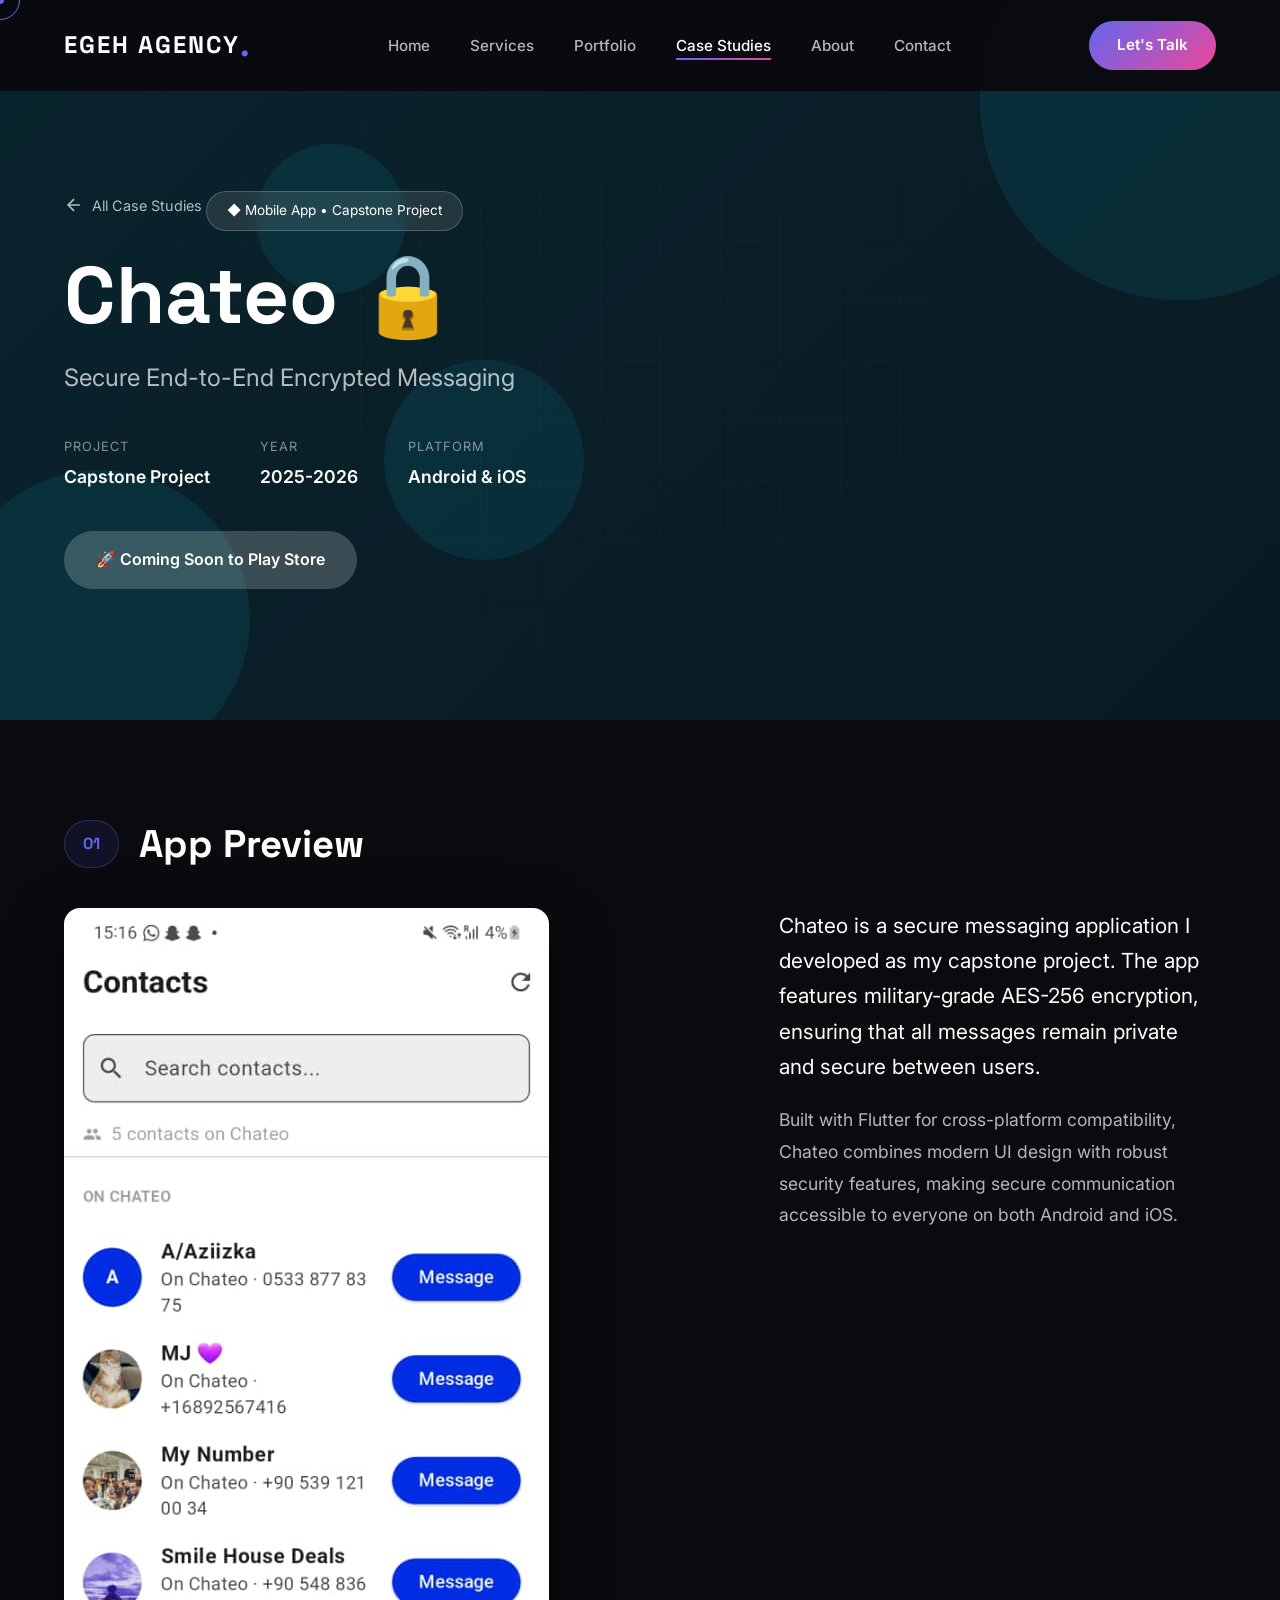
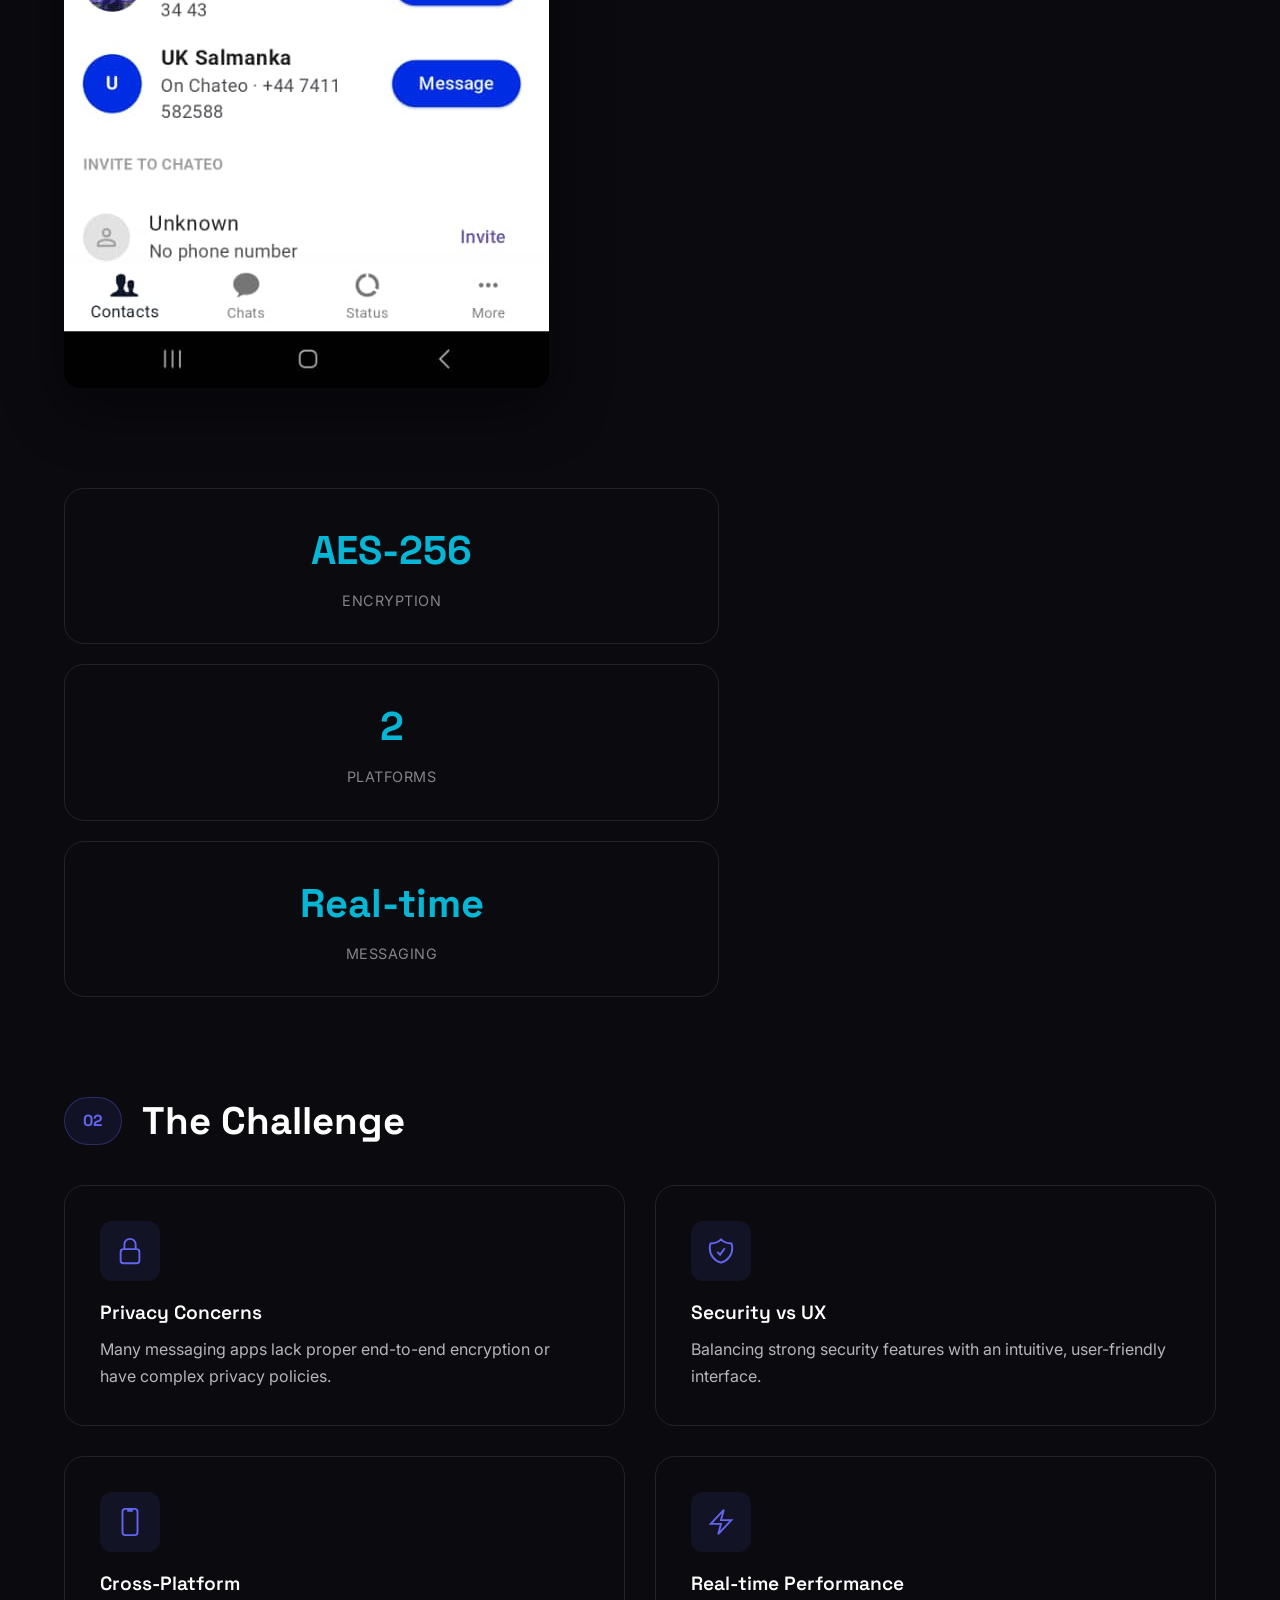
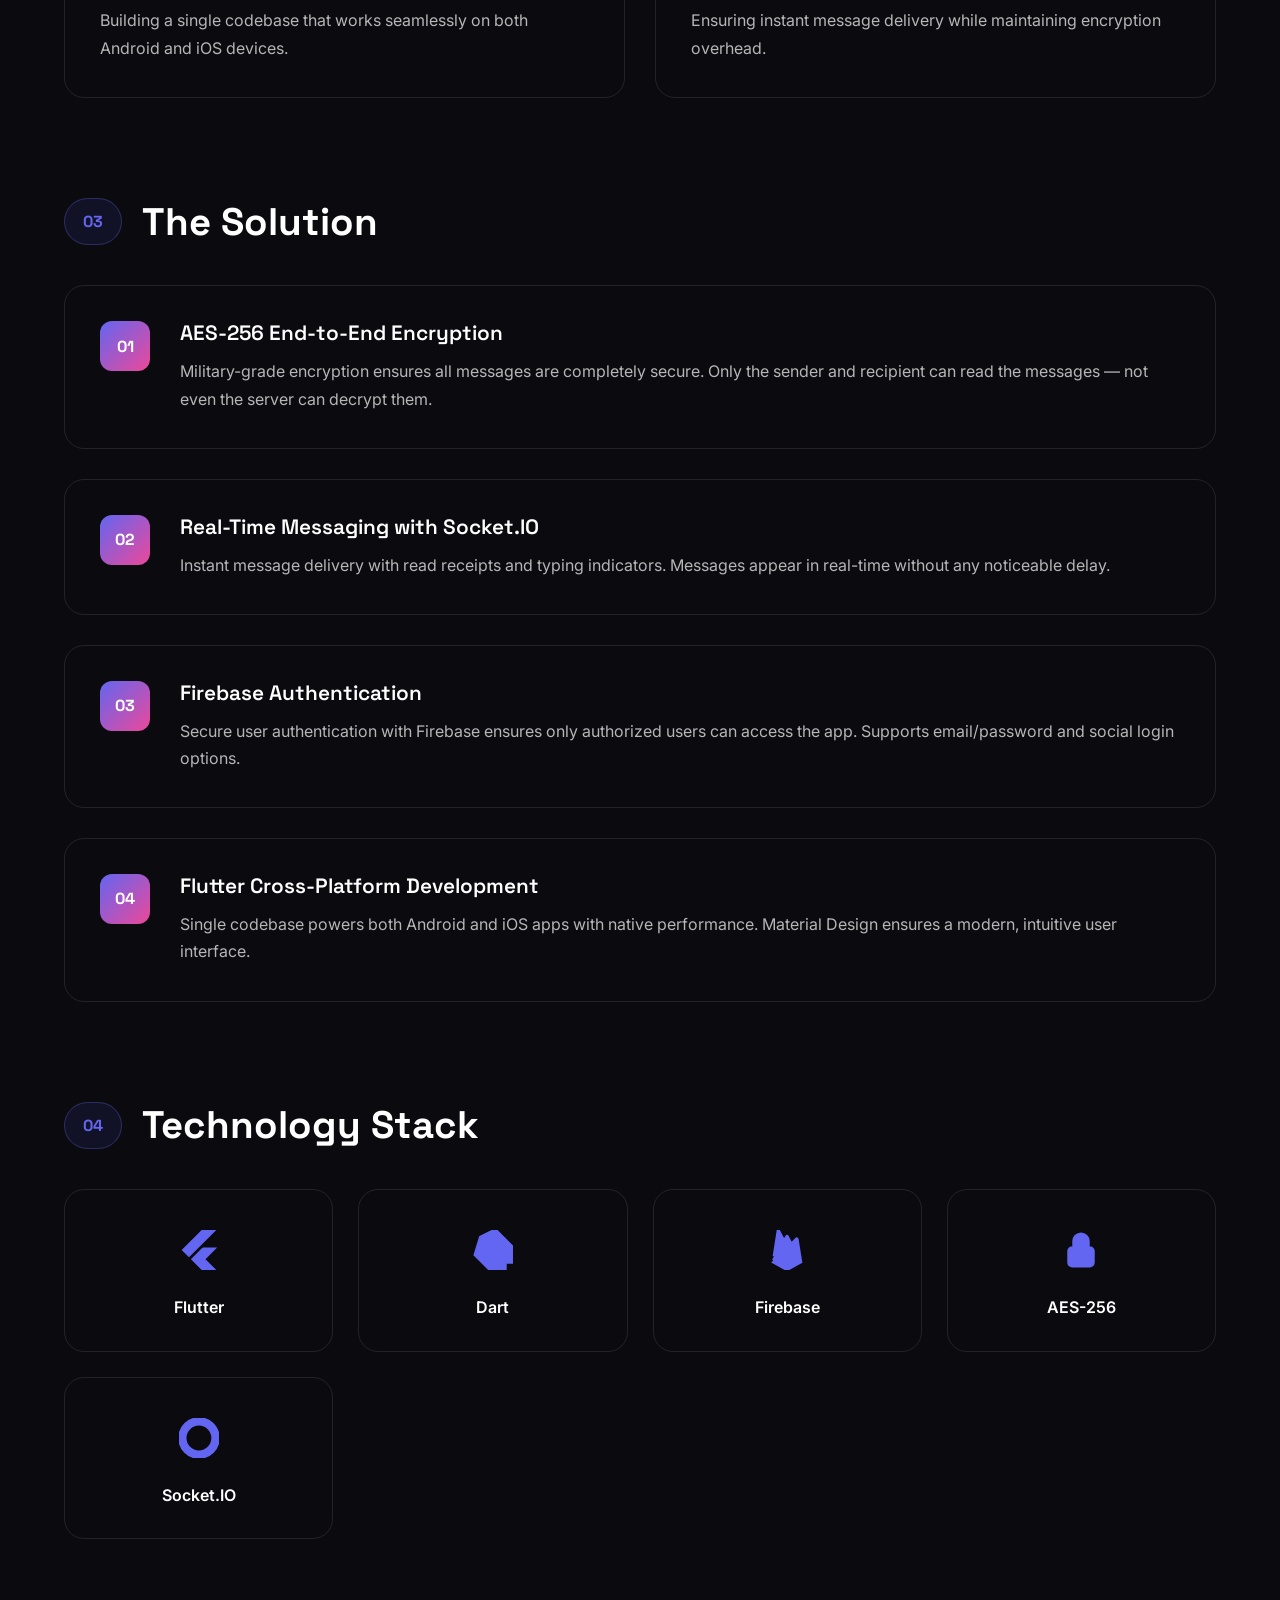
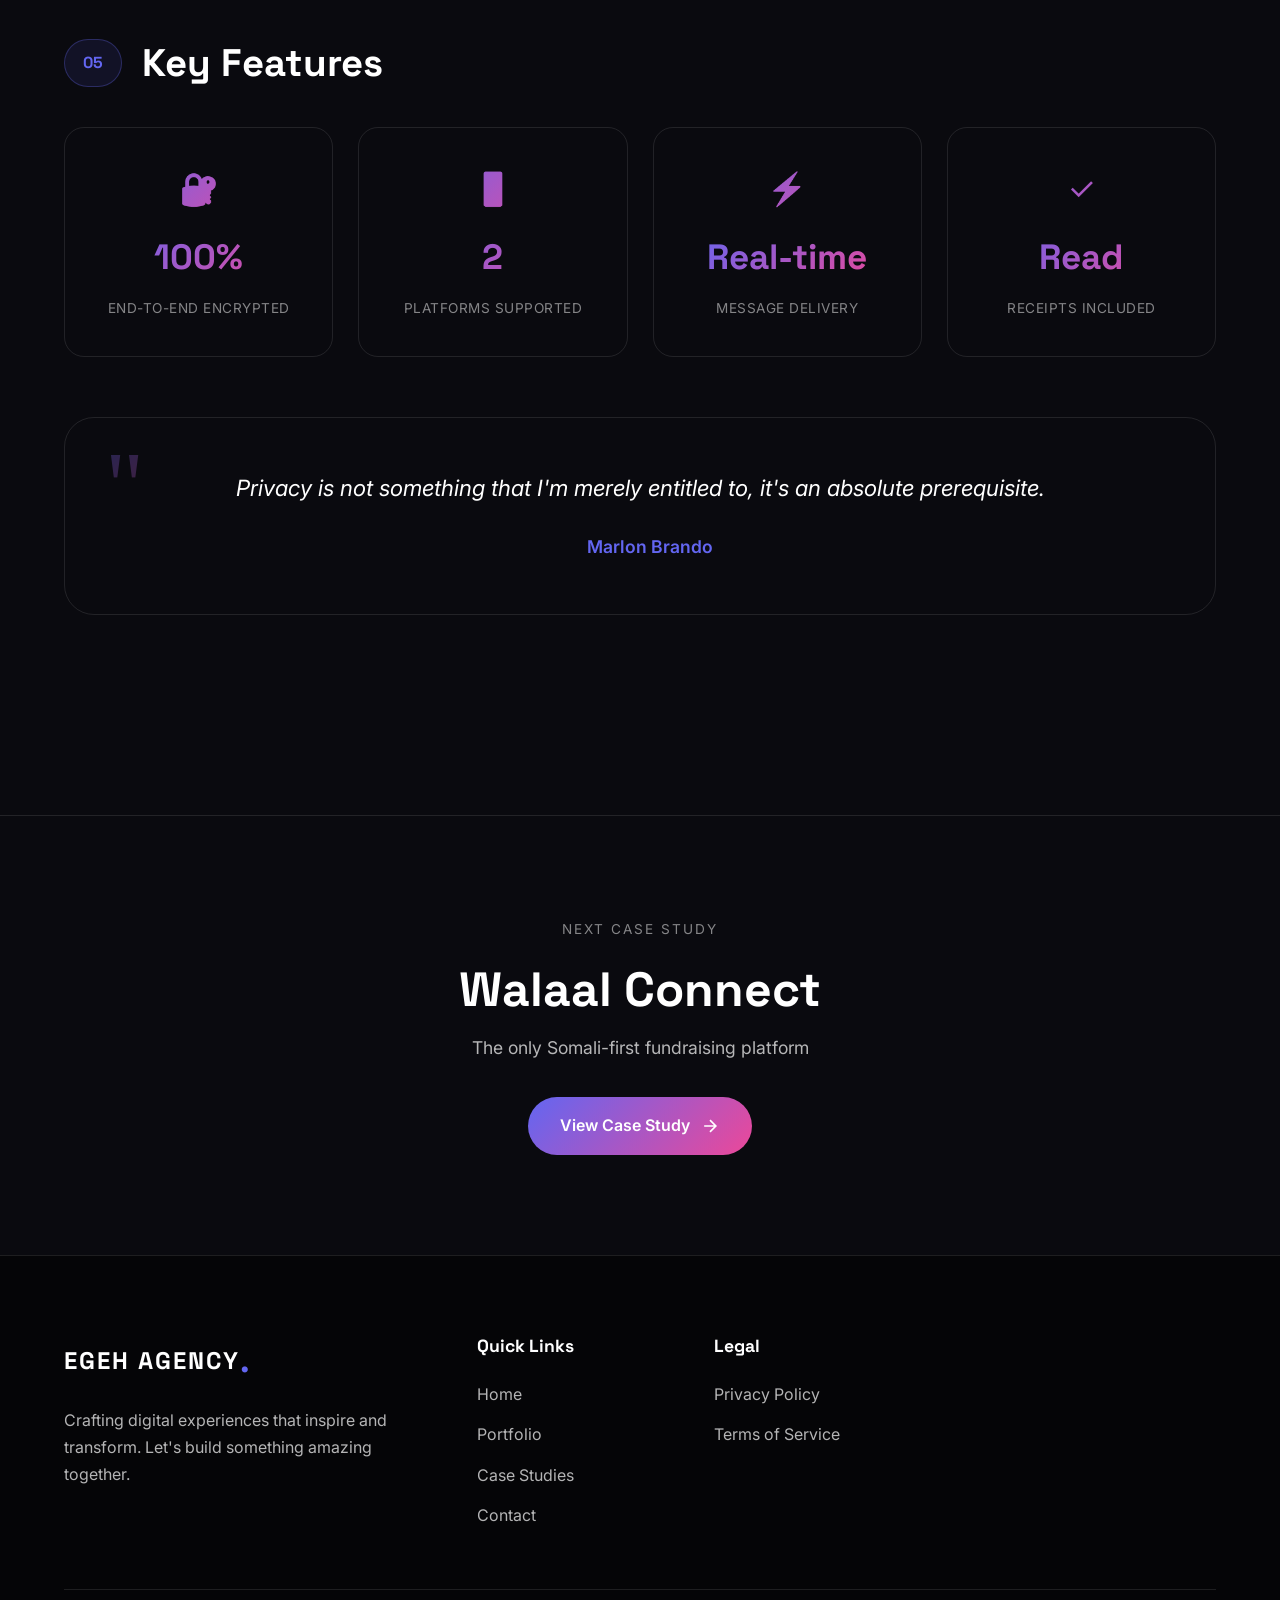
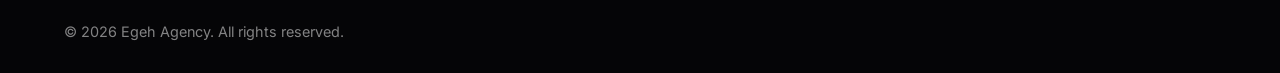
<file: case-chateo.html>
<!DOCTYPE html>
<html lang="en">
<head>
    <meta charset="UTF-8">
    <meta name="viewport" content="width=device-width, initial-scale=1.0">
    <meta name="description" content="Chateo Case Study - Secure end-to-end encrypted messaging app built with Flutter">
    <title>Chateo Case Study | Egeh Agency</title>
    <link rel="stylesheet" href="css/style.css">
    <link rel="preconnect" href="https://fonts.googleapis.com">
    <link rel="preconnect" href="https://fonts.gstatic.com" crossorigin>
    <link href="https://fonts.googleapis.com/css2?family=Inter:wght@300;400;500;600;700;800&family=Space+Grotesk:wght@400;500;600;700&display=swap" rel="stylesheet">
</head>
<body class="case-page">
    <!-- Preloader -->
    <div class="preloader" id="preloader">
        <div class="loader">
            <span class="loader-text">EGEH AGENCY</span>
            <div class="loader-bar"></div>
        </div>
    </div>

    <!-- Cursor -->
    <div class="cursor" id="cursor"></div>
    <div class="cursor-follower" id="cursor-follower"></div>

    <!-- Navigation -->
    <nav class="navbar navbar-dark" id="navbar">
        <div class="nav-container">
            <a href="index.html" class="logo">
                <span class="logo-text">EGEH AGENCY</span>
                <span class="logo-dot">.</span>
            </a>
            <ul class="nav-menu" id="nav-menu">
                <li><a href="index.html" class="nav-link">Home</a></li>
                <li><a href="index.html#services" class="nav-link">Services</a></li>
                <li><a href="index.html#portfolio" class="nav-link">Portfolio</a></li>
                <li><a href="case-studies.html" class="nav-link active">Case Studies</a></li>
                <li><a href="index.html#about" class="nav-link">About</a></li>
                <li><a href="index.html#contact" class="nav-link">Contact</a></li>
            </ul>
            <a href="index.html#contact" class="nav-cta">Let's Talk</a>
            <button class="nav-toggle" id="nav-toggle" aria-label="Toggle navigation">
                <span></span>
                <span></span>
                <span></span>
            </button>
        </div>
    </nav>

    <!-- Case Study Hero -->
    <section class="case-single-hero" style="--case-color: #06b6d4;">
        <div class="hero-bg">
            <div class="case-gradient" style="background: linear-gradient(135deg, #06b6d4 0%, #0891b2 50%, #0e7490 100%);"></div>
            <div class="hero-grid"></div>
            <div class="case-shapes">
                <div class="case-shape shape-1"></div>
                <div class="case-shape shape-2"></div>
                <div class="case-shape shape-3"></div>
                <div class="case-shape shape-4"></div>
            </div>
        </div>
        <div class="container">
            <div class="case-single-header">
                <a href="case-studies.html" class="back-link">
                    <svg width="20" height="20" viewBox="0 0 24 24" fill="none" stroke="currentColor" stroke-width="2">
                        <path d="M19 12H5M12 19l-7-7 7-7"/>
                    </svg>
                    <span>All Case Studies</span>
                </a>
                <span class="case-category-tag">◆ Mobile App • Capstone Project</span>
                <h1 class="case-single-title">Chateo 🔒</h1>
                <p class="case-single-tagline">Secure End-to-End Encrypted Messaging</p>
                <div class="case-meta">
                    <div class="meta-item">
                        <span class="meta-label">Project</span>
                        <span class="meta-value">Capstone Project</span>
                    </div>
                    <div class="meta-item">
                        <span class="meta-label">Year</span>
                        <span class="meta-value">2025-2026</span>
                    </div>
                    <div class="meta-item">
                        <span class="meta-label">Platform</span>
                        <span class="meta-value">Android & iOS</span>
                    </div>
                </div>
                <span class="case-live-btn coming-soon-btn" style="background: rgba(255,255,255,0.2); cursor: default;">
                    <span>🚀 Coming Soon to Play Store</span>
                </span>
            </div>
        </div>
    </section>

    <!-- Case Study Content -->
    <section class="case-single-content">
        <div class="container">
            
            <!-- App Preview -->
            <article class="case-block overview-block">
                <div class="block-header">
                    <span class="block-number">01</span>
                    <h2>App Preview</h2>
                </div>
                <div class="block-content">
                    <div style="text-align: center; margin-bottom: 40px;">
                        <img src="assets/chateo.jpeg" alt="Chateo App Preview" style="max-width: 100%; border-radius: 16px; box-shadow: 0 20px 60px rgba(0,0,0,0.4);">
                    </div>
                    <div class="overview-text">
                        <p class="lead">Chateo is a secure messaging application I developed as my capstone project. The app features military-grade AES-256 encryption, ensuring that all messages remain private and secure between users.</p>
                        <p>Built with Flutter for cross-platform compatibility, Chateo combines modern UI design with robust security features, making secure communication accessible to everyone on both Android and iOS.</p>
                    </div>
                    <div class="overview-stats">
                        <div class="stat-card" style="--accent: #06b6d4;">
                            <span class="stat-value">AES-256</span>
                            <span class="stat-label">Encryption</span>
                        </div>
                        <div class="stat-card" style="--accent: #06b6d4;">
                            <span class="stat-value">2</span>
                            <span class="stat-label">Platforms</span>
                        </div>
                        <div class="stat-card" style="--accent: #06b6d4;">
                            <span class="stat-value">Real-time</span>
                            <span class="stat-label">Messaging</span>
                        </div>
                    </div>
                </div>
            </article>

            <!-- Challenge -->
            <article class="case-block challenge-block">
                <div class="block-header">
                    <span class="block-number">02</span>
                    <h2>The Challenge</h2>
                </div>
                <div class="block-content">
                    <div class="challenge-grid">
                        <div class="challenge-item">
                            <div class="challenge-icon">
                                <svg viewBox="0 0 24 24" fill="none" stroke="currentColor" stroke-width="1.5">
                                    <path d="M16.5 10.5V6.75a4.5 4.5 0 10-9 0v3.75m-.75 11.25h10.5a2.25 2.25 0 002.25-2.25v-6.75a2.25 2.25 0 00-2.25-2.25H6.75a2.25 2.25 0 00-2.25 2.25v6.75a2.25 2.25 0 002.25 2.25z"/>
                                </svg>
                            </div>
                            <h4>Privacy Concerns</h4>
                            <p>Many messaging apps lack proper end-to-end encryption or have complex privacy policies.</p>
                        </div>
                        <div class="challenge-item">
                            <div class="challenge-icon">
                                <svg viewBox="0 0 24 24" fill="none" stroke="currentColor" stroke-width="1.5">
                                    <path d="M9 12.75L11.25 15 15 9.75m-3-7.036A11.959 11.959 0 013.598 6 11.99 11.99 0 003 9.749c0 5.592 3.824 10.29 9 11.623 5.176-1.332 9-6.03 9-11.622 0-1.31-.21-2.571-.598-3.751h-.152c-3.196 0-6.1-1.248-8.25-3.285z"/>
                                </svg>
                            </div>
                            <h4>Security vs UX</h4>
                            <p>Balancing strong security features with an intuitive, user-friendly interface.</p>
                        </div>
                        <div class="challenge-item">
                            <div class="challenge-icon">
                                <svg viewBox="0 0 24 24" fill="none" stroke="currentColor" stroke-width="1.5">
                                    <path d="M10.5 1.5H8.25A2.25 2.25 0 006 3.75v16.5a2.25 2.25 0 002.25 2.25h7.5A2.25 2.25 0 0018 20.25V3.75a2.25 2.25 0 00-2.25-2.25H13.5m-3 0V3h3V1.5m-3 0h3"/>
                                </svg>
                            </div>
                            <h4>Cross-Platform</h4>
                            <p>Building a single codebase that works seamlessly on both Android and iOS devices.</p>
                        </div>
                        <div class="challenge-item">
                            <div class="challenge-icon">
                                <svg viewBox="0 0 24 24" fill="none" stroke="currentColor" stroke-width="1.5">
                                    <path d="M3.75 13.5l10.5-11.25L12 10.5h8.25L9.75 21.75 12 13.5H3.75z"/>
                                </svg>
                            </div>
                            <h4>Real-time Performance</h4>
                            <p>Ensuring instant message delivery while maintaining encryption overhead.</p>
                        </div>
                    </div>
                </div>
            </article>

            <!-- Solution -->
            <article class="case-block solution-block">
                <div class="block-header">
                    <span class="block-number">03</span>
                    <h2>The Solution</h2>
                </div>
                <div class="block-content">
                    <div class="solution-features">
                        <div class="solution-item">
                            <div class="solution-number">01</div>
                            <div class="solution-content">
                                <h4>AES-256 End-to-End Encryption</h4>
                                <p>Military-grade encryption ensures all messages are completely secure. Only the sender and recipient can read the messages — not even the server can decrypt them.</p>
                            </div>
                        </div>
                        <div class="solution-item">
                            <div class="solution-number">02</div>
                            <div class="solution-content">
                                <h4>Real-Time Messaging with Socket.IO</h4>
                                <p>Instant message delivery with read receipts and typing indicators. Messages appear in real-time without any noticeable delay.</p>
                            </div>
                        </div>
                        <div class="solution-item">
                            <div class="solution-number">03</div>
                            <div class="solution-content">
                                <h4>Firebase Authentication</h4>
                                <p>Secure user authentication with Firebase ensures only authorized users can access the app. Supports email/password and social login options.</p>
                            </div>
                        </div>
                        <div class="solution-item">
                            <div class="solution-number">04</div>
                            <div class="solution-content">
                                <h4>Flutter Cross-Platform Development</h4>
                                <p>Single codebase powers both Android and iOS apps with native performance. Material Design ensures a modern, intuitive user interface.</p>
                            </div>
                        </div>
                    </div>
                </div>
            </article>

            <!-- Tech Stack -->
            <article class="case-block tech-block">
                <div class="block-header">
                    <span class="block-number">04</span>
                    <h2>Technology Stack</h2>
                </div>
                <div class="block-content">
                    <div class="tech-grid">
                        <div class="tech-item">
                            <div class="tech-icon">
                                <svg viewBox="0 0 24 24" fill="currentColor">
                                    <path d="M14.314 0L2.3 12 6 15.7 21.684.013h-7.357zm.014 11.072L7.857 17.53l6.47 6.47H21.7l-6.46-6.468 6.46-6.46h-7.386z"/>
                                </svg>
                            </div>
                            <span>Flutter</span>
                        </div>
                        <div class="tech-item">
                            <div class="tech-icon">
                                <svg viewBox="0 0 24 24" fill="currentColor">
                                    <path d="M4.105 4.105S9.158 1.58 11.684.316a3.079 3.079 0 011.481-.315c.766.047 1.677.788 1.677.788L24 9.948v9.789h-4.263V24H9.789l-9-9L4.105 4.105z"/>
                                </svg>
                            </div>
                            <span>Dart</span>
                        </div>
                        <div class="tech-item">
                            <div class="tech-icon">
                                <svg viewBox="0 0 24 24" fill="currentColor">
                                    <path d="M3.89 15.672L6.255.461A.542.542 0 017.27.288l2.543 4.771zm16.794 3.692l-2.25-14a.54.54 0 00-.919-.295L3.316 19.365l7.856 4.427a1.621 1.621 0 001.588 0zM14.3 7.147l-1.82-3.482a.542.542 0 00-.96 0L3.53 17.984z"/>
                                </svg>
                            </div>
                            <span>Firebase</span>
                        </div>
                        <div class="tech-item">
                            <div class="tech-icon">
                                <svg viewBox="0 0 24 24" fill="none" stroke="currentColor" stroke-width="1.5">
                                    <path d="M16.5 10.5V6.75a4.5 4.5 0 10-9 0v3.75m-.75 11.25h10.5a2.25 2.25 0 002.25-2.25v-6.75a2.25 2.25 0 00-2.25-2.25H6.75a2.25 2.25 0 00-2.25 2.25v6.75a2.25 2.25 0 002.25 2.25z"/>
                                </svg>
                            </div>
                            <span>AES-256</span>
                        </div>
                        <div class="tech-item">
                            <div class="tech-icon">
                                <svg viewBox="0 0 24 24" fill="currentColor">
                                    <path d="M12 0C5.373 0 0 5.373 0 12s5.373 12 12 12 12-5.373 12-12S18.627 0 12 0zm-.052 19.95c-4.397 0-7.95-3.553-7.95-7.95s3.553-7.95 7.95-7.95 7.95 3.553 7.95 7.95-3.553 7.95-7.95 7.95z"/>
                                </svg>
                            </div>
                            <span>Socket.IO</span>
                        </div>
                    </div>
                </div>
            </article>

            <!-- Results -->
            <article class="case-block results-block">
                <div class="block-header">
                    <span class="block-number">05</span>
                    <h2>Key Features</h2>
                </div>
                <div class="block-content">
                    <div class="results-grid">
                        <div class="result-card">
                            <div class="result-icon">🔐</div>
                            <span class="result-value">100%</span>
                            <span class="result-label">End-to-End Encrypted</span>
                        </div>
                        <div class="result-card">
                            <div class="result-icon">📱</div>
                            <span class="result-value">2</span>
                            <span class="result-label">Platforms Supported</span>
                        </div>
                        <div class="result-card">
                            <div class="result-icon">⚡</div>
                            <span class="result-value">Real-time</span>
                            <span class="result-label">Message Delivery</span>
                        </div>
                        <div class="result-card">
                            <div class="result-icon">✓</div>
                            <span class="result-value">Read</span>
                            <span class="result-label">Receipts Included</span>
                        </div>
                    </div>
                    <div class="testimonial-block">
                        <div class="quote-icon">"</div>
                        <blockquote>
                            Privacy is not something that I'm merely entitled to, it's an absolute prerequisite.
                        </blockquote>
                        <div class="testimonial-author">
                            <span class="author-name">Marlon Brando</span>
                        </div>
                    </div>
                </div>
            </article>

        </div>
    </section>

    <!-- Next Case Study -->
    <section class="next-case">
        <div class="container">
            <div class="next-case-content">
                <span class="next-label">Next Case Study</span>
                <h3 class="next-title">Walaal Connect</h3>
                <p class="next-description">The only Somali-first fundraising platform</p>
                <a href="case-walaal.html" class="btn btn-primary">
                    <span>View Case Study</span>
                    <svg width="20" height="20" viewBox="0 0 24 24" fill="none" stroke="currentColor" stroke-width="2">
                        <path d="M5 12h14M12 5l7 7-7 7"/>
                    </svg>
                </a>
            </div>
        </div>
    </section>

    <!-- Footer -->
    <footer class="footer">
        <div class="container">
            <div class="footer-grid">
                <div class="footer-brand">
                    <a href="index.html" class="logo">
                        <span class="logo-text">EGEH AGENCY</span>
                        <span class="logo-dot">.</span>
                    </a>
                    <p class="footer-description">
                        Crafting digital experiences that inspire and transform. Let's build something amazing together.
                    </p>
                </div>
                <div class="footer-links">
                    <h4>Quick Links</h4>
                    <ul>
                        <li><a href="index.html">Home</a></li>
                        <li><a href="index.html#portfolio">Portfolio</a></li>
                        <li><a href="case-studies.html">Case Studies</a></li>
                        <li><a href="index.html#contact">Contact</a></li>
                    </ul>
                </div>
                <div class="footer-links">
                    <h4>Legal</h4>
                    <ul>
                        <li><a href="privacy.html">Privacy Policy</a></li>
                        <li><a href="terms.html">Terms of Service</a></li>
                    </ul>
                </div>
            </div>
            <div class="footer-bottom">
                <p>&copy; 2026 Egeh Agency. All rights reserved.</p>
            </div>
        </div>
    </footer>

    <script src="js/main.js"></script>
</body>
</html>
</file>
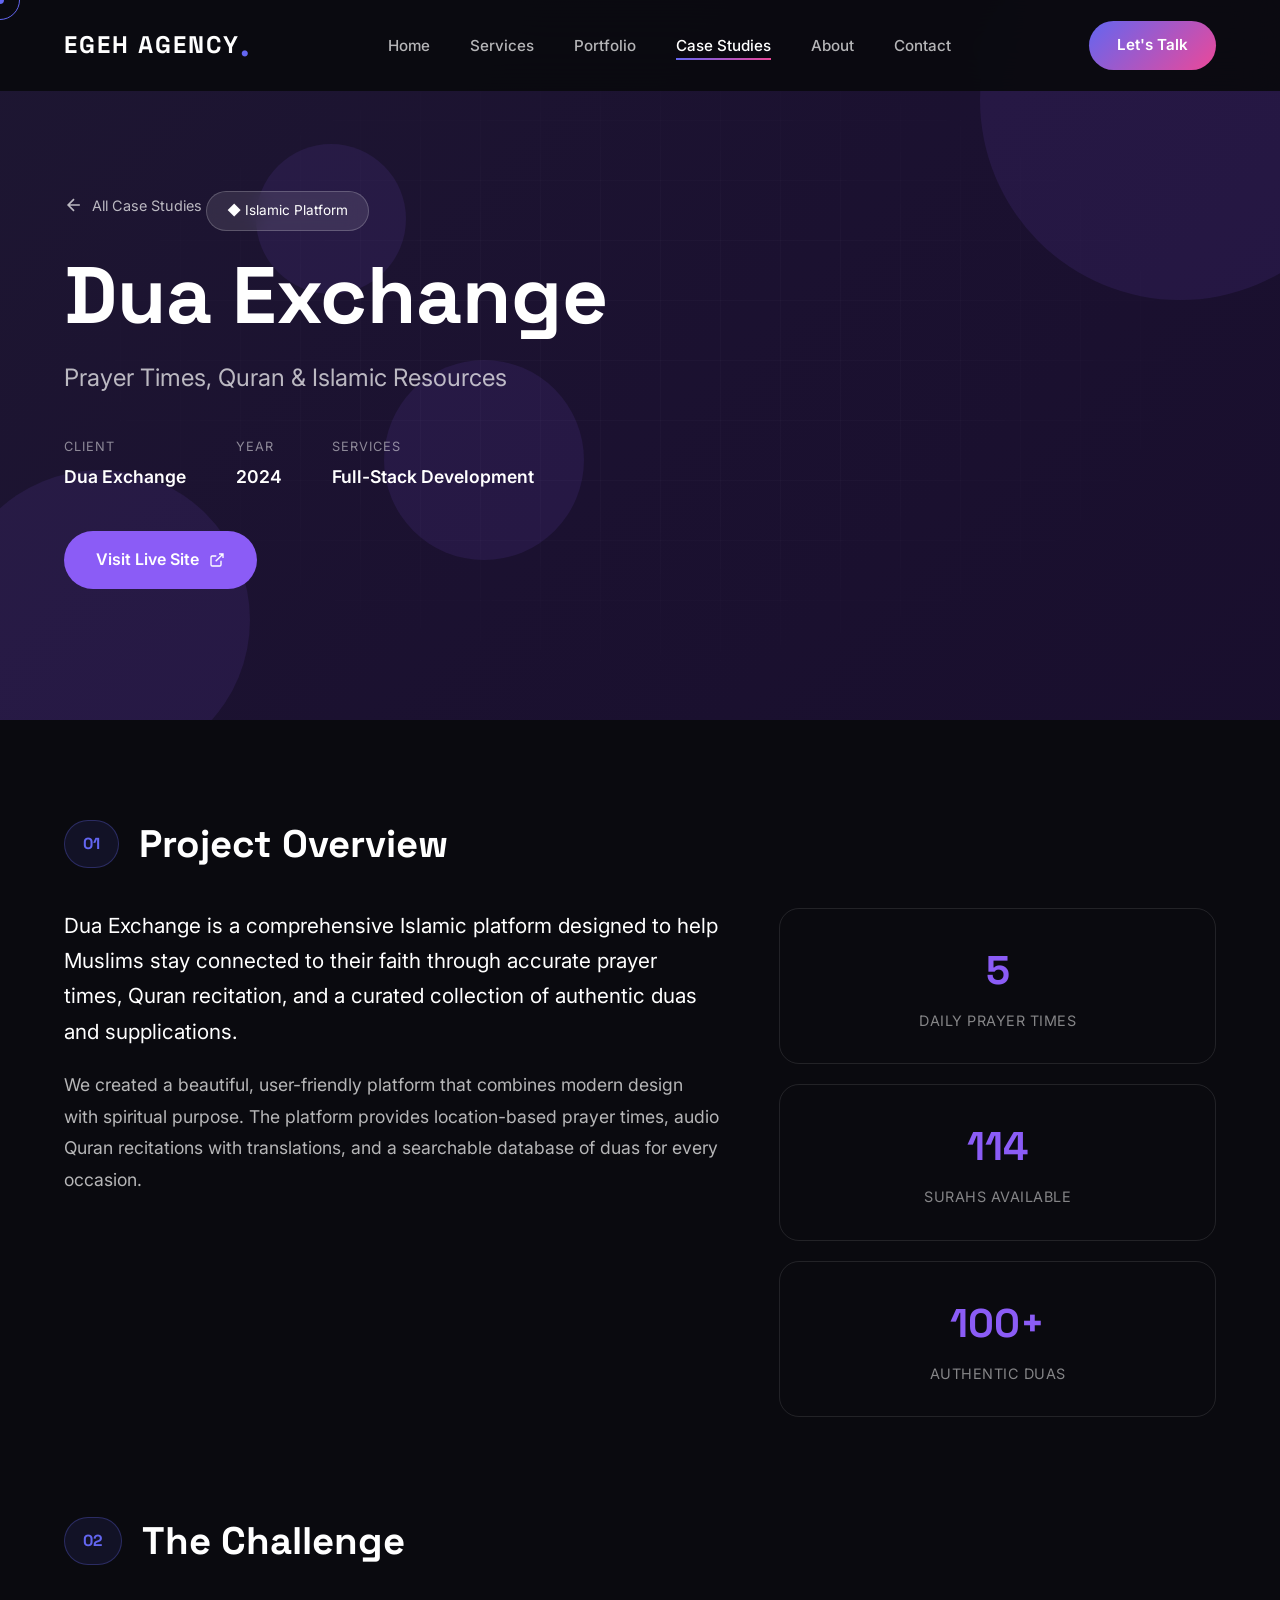
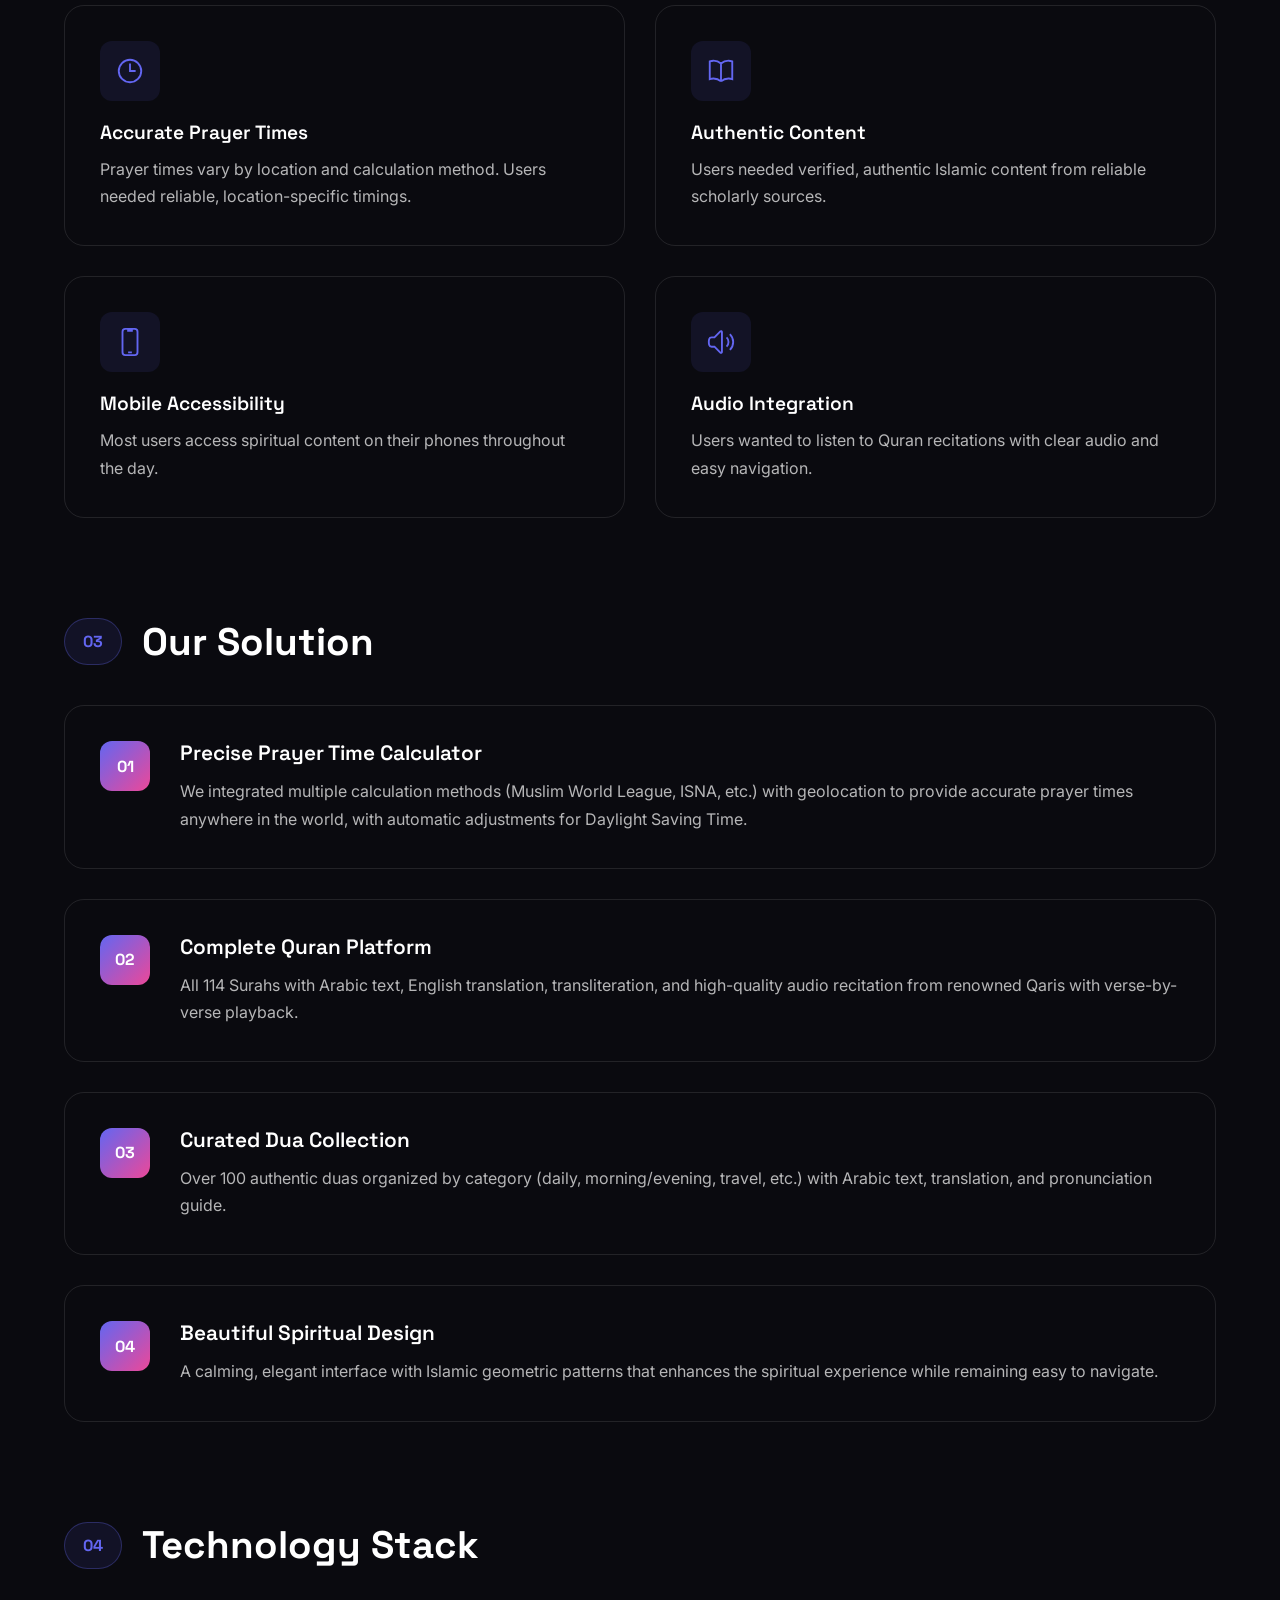
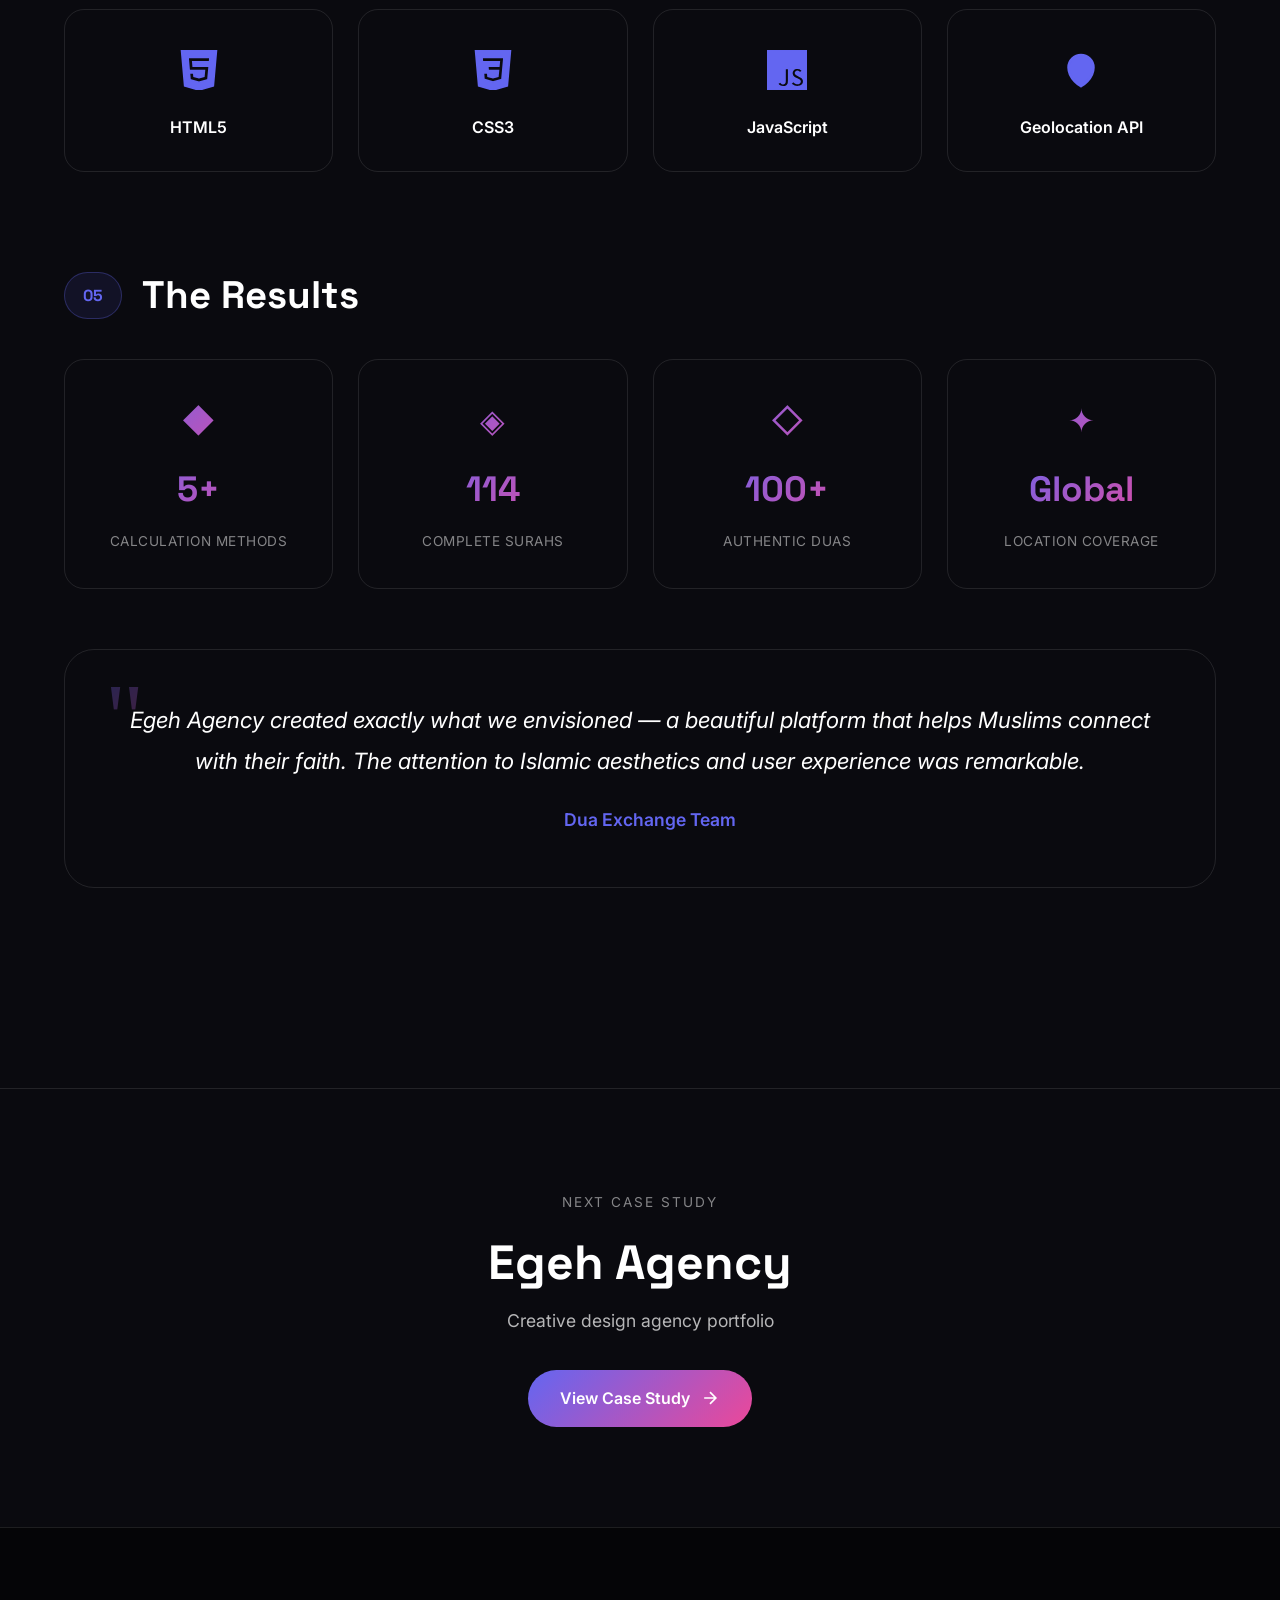
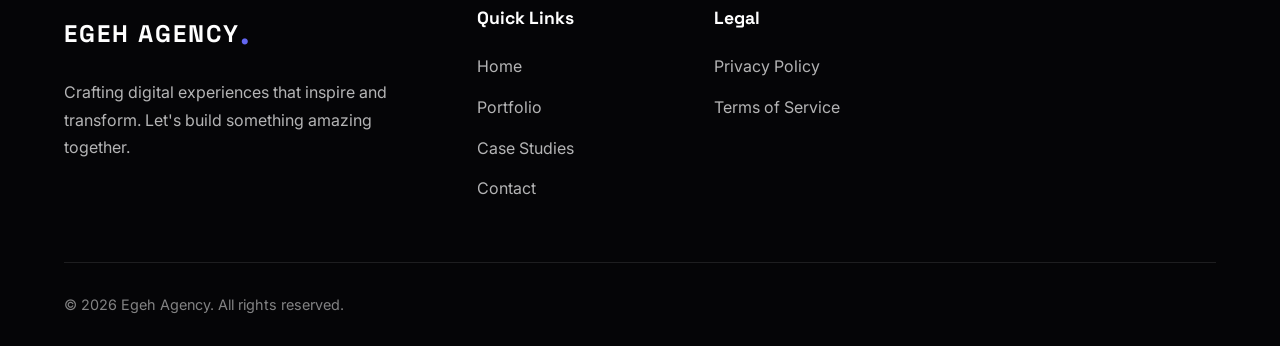
<file: case-dua.html>
<!DOCTYPE html>
<html lang="en">
<head>
    <meta charset="UTF-8">
    <meta name="viewport" content="width=device-width, initial-scale=1.0">
    <meta name="description" content="Dua Exchange Case Study - Islamic prayer times and Quran platform">
    <title>Dua Exchange Case Study | Egeh Agency</title>
    <link rel="stylesheet" href="css/style.css">
    <link rel="preconnect" href="https://fonts.googleapis.com">
    <link rel="preconnect" href="https://fonts.gstatic.com" crossorigin>
    <link href="https://fonts.googleapis.com/css2?family=Inter:wght@300;400;500;600;700;800&family=Space+Grotesk:wght@400;500;600;700&display=swap" rel="stylesheet">
</head>
<body class="case-page">
    <!-- Preloader -->
    <div class="preloader" id="preloader">
        <div class="loader">
            <span class="loader-text">EGEH AGENCY</span>
            <div class="loader-bar"></div>
        </div>
    </div>

    <!-- Cursor -->
    <div class="cursor" id="cursor"></div>
    <div class="cursor-follower" id="cursor-follower"></div>

    <!-- Navigation -->
    <nav class="navbar navbar-dark" id="navbar">
        <div class="nav-container">
            <a href="index.html" class="logo">
                <span class="logo-text">EGEH AGENCY</span>
                <span class="logo-dot">.</span>
            </a>
            <ul class="nav-menu" id="nav-menu">
                <li><a href="index.html" class="nav-link">Home</a></li>
                <li><a href="index.html#services" class="nav-link">Services</a></li>
                <li><a href="index.html#portfolio" class="nav-link">Portfolio</a></li>
                <li><a href="case-studies.html" class="nav-link active">Case Studies</a></li>
                <li><a href="index.html#about" class="nav-link">About</a></li>
                <li><a href="index.html#contact" class="nav-link">Contact</a></li>
            </ul>
            <a href="index.html#contact" class="nav-cta">Let's Talk</a>
            <button class="nav-toggle" id="nav-toggle" aria-label="Toggle navigation">
                <span></span>
                <span></span>
                <span></span>
            </button>
        </div>
    </nav>

    <!-- Case Study Hero -->
    <section class="case-single-hero" style="--case-color: #8b5cf6;">
        <div class="hero-bg">
            <div class="case-gradient" style="background: linear-gradient(135deg, #8b5cf6 0%, #7c3aed 50%, #6d28d9 100%);"></div>
            <div class="hero-grid"></div>
            <div class="case-shapes">
                <div class="case-shape shape-1"></div>
                <div class="case-shape shape-2"></div>
                <div class="case-shape shape-3"></div>
                <div class="case-shape shape-4"></div>
            </div>
        </div>
        <div class="container">
            <div class="case-single-header">
                <a href="case-studies.html" class="back-link">
                    <svg width="20" height="20" viewBox="0 0 24 24" fill="none" stroke="currentColor" stroke-width="2">
                        <path d="M19 12H5M12 19l-7-7 7-7"/>
                    </svg>
                    <span>All Case Studies</span>
                </a>
                <span class="case-category-tag">◆ Islamic Platform</span>
                <h1 class="case-single-title">Dua Exchange</h1>
                <p class="case-single-tagline">Prayer Times, Quran & Islamic Resources</p>
                <div class="case-meta">
                    <div class="meta-item">
                        <span class="meta-label">Client</span>
                        <span class="meta-value">Dua Exchange</span>
                    </div>
                    <div class="meta-item">
                        <span class="meta-label">Year</span>
                        <span class="meta-value">2024</span>
                    </div>
                    <div class="meta-item">
                        <span class="meta-label">Services</span>
                        <span class="meta-value">Full-Stack Development</span>
                    </div>
                </div>
                <a href="https://duaexchange.me" target="_blank" class="case-live-btn">
                    <span>Visit Live Site</span>
                    <svg width="16" height="16" viewBox="0 0 24 24" fill="none" stroke="currentColor" stroke-width="2">
                        <path d="M18 13v6a2 2 0 0 1-2 2H5a2 2 0 0 1-2-2V8a2 2 0 0 1 2-2h6M15 3h6v6M10 14L21 3"/>
                    </svg>
                </a>
            </div>
        </div>
    </section>

    <!-- Case Study Content -->
    <section class="case-single-content">
        <div class="container">
            
            <!-- Overview -->
            <article class="case-block overview-block">
                <div class="block-header">
                    <span class="block-number">01</span>
                    <h2>Project Overview</h2>
                </div>
                <div class="block-content">
                    <div class="overview-text">
                        <p class="lead">Dua Exchange is a comprehensive Islamic platform designed to help Muslims stay connected to their faith through accurate prayer times, Quran recitation, and a curated collection of authentic duas and supplications.</p>
                        <p>We created a beautiful, user-friendly platform that combines modern design with spiritual purpose. The platform provides location-based prayer times, audio Quran recitations with translations, and a searchable database of duas for every occasion.</p>
                    </div>
                    <div class="overview-stats">
                        <div class="stat-card" style="--accent: #8b5cf6;">
                            <span class="stat-value">5</span>
                            <span class="stat-label">Daily Prayer Times</span>
                        </div>
                        <div class="stat-card" style="--accent: #8b5cf6;">
                            <span class="stat-value">114</span>
                            <span class="stat-label">Surahs Available</span>
                        </div>
                        <div class="stat-card" style="--accent: #8b5cf6;">
                            <span class="stat-value">100+</span>
                            <span class="stat-label">Authentic Duas</span>
                        </div>
                    </div>
                </div>
            </article>

            <!-- Challenge -->
            <article class="case-block challenge-block">
                <div class="block-header">
                    <span class="block-number">02</span>
                    <h2>The Challenge</h2>
                </div>
                <div class="block-content">
                    <div class="challenge-grid">
                        <div class="challenge-item">
                            <div class="challenge-icon">
                                <svg viewBox="0 0 24 24" fill="none" stroke="currentColor" stroke-width="1.5">
                                    <path d="M12 6v6h4.5m4.5 0a9 9 0 11-18 0 9 9 0 0118 0z"/>
                                </svg>
                            </div>
                            <h4>Accurate Prayer Times</h4>
                            <p>Prayer times vary by location and calculation method. Users needed reliable, location-specific timings.</p>
                        </div>
                        <div class="challenge-item">
                            <div class="challenge-icon">
                                <svg viewBox="0 0 24 24" fill="none" stroke="currentColor" stroke-width="1.5">
                                    <path d="M12 6.042A8.967 8.967 0 006 3.75c-1.052 0-2.062.18-3 .512v14.25A8.987 8.987 0 016 18c2.305 0 4.408.867 6 2.292m0-14.25a8.966 8.966 0 016-2.292c1.052 0 2.062.18 3 .512v14.25A8.987 8.987 0 0018 18a8.967 8.967 0 00-6 2.292m0-14.25v14.25"/>
                                </svg>
                            </div>
                            <h4>Authentic Content</h4>
                            <p>Users needed verified, authentic Islamic content from reliable scholarly sources.</p>
                        </div>
                        <div class="challenge-item">
                            <div class="challenge-icon">
                                <svg viewBox="0 0 24 24" fill="none" stroke="currentColor" stroke-width="1.5">
                                    <path d="M10.5 1.5H8.25A2.25 2.25 0 006 3.75v16.5a2.25 2.25 0 002.25 2.25h7.5A2.25 2.25 0 0018 20.25V3.75a2.25 2.25 0 00-2.25-2.25H13.5m-3 0V3h3V1.5m-3 0h3m-3 18.75h3"/>
                                </svg>
                            </div>
                            <h4>Mobile Accessibility</h4>
                            <p>Most users access spiritual content on their phones throughout the day.</p>
                        </div>
                        <div class="challenge-item">
                            <div class="challenge-icon">
                                <svg viewBox="0 0 24 24" fill="none" stroke="currentColor" stroke-width="1.5">
                                    <path d="M19.114 5.636a9 9 0 010 12.728M16.463 8.288a5.25 5.25 0 010 7.424M6.75 8.25l4.72-4.72a.75.75 0 011.28.53v15.88a.75.75 0 01-1.28.53l-4.72-4.72H4.51c-.88 0-1.704-.507-1.938-1.354A9.01 9.01 0 012.25 12c0-.83.112-1.633.322-2.396C2.806 8.756 3.63 8.25 4.51 8.25H6.75z"/>
                                </svg>
                            </div>
                            <h4>Audio Integration</h4>
                            <p>Users wanted to listen to Quran recitations with clear audio and easy navigation.</p>
                        </div>
                    </div>
                </div>
            </article>

            <!-- Solution -->
            <article class="case-block solution-block">
                <div class="block-header">
                    <span class="block-number">03</span>
                    <h2>Our Solution</h2>
                </div>
                <div class="block-content">
                    <div class="solution-features">
                        <div class="solution-item">
                            <div class="solution-number">01</div>
                            <div class="solution-content">
                                <h4>Precise Prayer Time Calculator</h4>
                                <p>We integrated multiple calculation methods (Muslim World League, ISNA, etc.) with geolocation to provide accurate prayer times anywhere in the world, with automatic adjustments for Daylight Saving Time.</p>
                            </div>
                        </div>
                        <div class="solution-item">
                            <div class="solution-number">02</div>
                            <div class="solution-content">
                                <h4>Complete Quran Platform</h4>
                                <p>All 114 Surahs with Arabic text, English translation, transliteration, and high-quality audio recitation from renowned Qaris with verse-by-verse playback.</p>
                            </div>
                        </div>
                        <div class="solution-item">
                            <div class="solution-number">03</div>
                            <div class="solution-content">
                                <h4>Curated Dua Collection</h4>
                                <p>Over 100 authentic duas organized by category (daily, morning/evening, travel, etc.) with Arabic text, translation, and pronunciation guide.</p>
                            </div>
                        </div>
                        <div class="solution-item">
                            <div class="solution-number">04</div>
                            <div class="solution-content">
                                <h4>Beautiful Spiritual Design</h4>
                                <p>A calming, elegant interface with Islamic geometric patterns that enhances the spiritual experience while remaining easy to navigate.</p>
                            </div>
                        </div>
                    </div>
                </div>
            </article>

            <!-- Tech Stack -->
            <article class="case-block tech-block">
                <div class="block-header">
                    <span class="block-number">04</span>
                    <h2>Technology Stack</h2>
                </div>
                <div class="block-content">
                    <div class="tech-grid">
                        <div class="tech-item">
                            <div class="tech-icon">
                                <svg viewBox="0 0 24 24" fill="currentColor">
                                    <path d="M1.5 0h21l-1.91 21.563L11.977 24l-8.564-2.438L1.5 0zm7.031 9.75l-.232-2.718 10.059.003.23-2.622L5.412 4.41l.698 8.01h9.126l-.326 3.426-2.91.804-2.955-.81-.188-2.11H6.248l.33 4.171L12 19.351l5.379-1.443.744-8.157H8.531z"/>
                                </svg>
                            </div>
                            <span>HTML5</span>
                        </div>
                        <div class="tech-item">
                            <div class="tech-icon">
                                <svg viewBox="0 0 24 24" fill="currentColor">
                                    <path d="M1.5 0h21l-1.91 21.563L11.977 24l-8.565-2.438L1.5 0zm17.09 4.413L5.41 4.41l.213 2.622 10.125.002-.255 2.716h-6.64l.24 2.573h6.182l-.366 3.523-2.91.804-2.956-.81-.188-2.11h-2.61l.29 3.855L12 19.288l5.373-1.53L18.59 4.414z"/>
                                </svg>
                            </div>
                            <span>CSS3</span>
                        </div>
                        <div class="tech-item">
                            <div class="tech-icon">
                                <svg viewBox="0 0 24 24" fill="currentColor">
                                    <path d="M0 0h24v24H0V0zm22.034 18.276c-.175-1.095-.888-2.015-3.003-2.873-.736-.345-1.554-.585-1.797-1.14-.091-.33-.105-.51-.046-.705.15-.646.915-.84 1.515-.66.39.12.75.42.976.9 1.034-.676 1.034-.676 1.755-1.125-.27-.42-.404-.601-.586-.78-.63-.705-1.469-1.065-2.834-1.034l-.705.089c-.676.165-1.32.525-1.71 1.005-1.14 1.291-.811 3.541.569 4.471 1.365 1.02 3.361 1.244 3.616 2.205.24 1.17-.87 1.545-1.966 1.41-.811-.18-1.26-.586-1.755-1.336l-1.83 1.051c.21.48.45.689.81 1.109 1.74 1.756 6.09 1.666 6.871-1.004.029-.09.24-.705.074-1.65l.046.067zm-8.983-7.245h-2.248c0 1.938-.009 3.864-.009 5.805 0 1.232.063 2.363-.138 2.711-.33.689-1.18.601-1.566.48-.396-.196-.597-.466-.83-.855-.063-.105-.11-.196-.127-.196l-1.825 1.125c.305.63.75 1.172 1.324 1.517.855.51 2.004.675 3.207.405.783-.226 1.458-.691 1.811-1.411.51-.93.402-2.07.397-3.346.012-2.054 0-4.109 0-6.179l.004-.056z"/>
                                </svg>
                            </div>
                            <span>JavaScript</span>
                        </div>
                        <div class="tech-item">
                            <div class="tech-icon">
                                <svg viewBox="0 0 24 24" fill="none" stroke="currentColor" stroke-width="1.5">
                                    <path d="M15 10.5a3 3 0 11-6 0 3 3 0 016 0z"/>
                                    <path d="M19.5 10.5c0 7.142-7.5 11.25-7.5 11.25S4.5 17.642 4.5 10.5a7.5 7.5 0 1115 0z"/>
                                </svg>
                            </div>
                            <span>Geolocation API</span>
                        </div>
                    </div>
                </div>
            </article>

            <!-- Results -->
            <article class="case-block results-block">
                <div class="block-header">
                    <span class="block-number">05</span>
                    <h2>The Results</h2>
                </div>
                <div class="block-content">
                    <div class="results-grid">
                        <div class="result-card">
                            <div class="result-icon">◆</div>
                            <span class="result-value">5+</span>
                            <span class="result-label">Calculation Methods</span>
                        </div>
                        <div class="result-card">
                            <div class="result-icon">◈</div>
                            <span class="result-value">114</span>
                            <span class="result-label">Complete Surahs</span>
                        </div>
                        <div class="result-card">
                            <div class="result-icon">◇</div>
                            <span class="result-value">100+</span>
                            <span class="result-label">Authentic Duas</span>
                        </div>
                        <div class="result-card">
                            <div class="result-icon">✦</div>
                            <span class="result-value">Global</span>
                            <span class="result-label">Location Coverage</span>
                        </div>
                    </div>
                    <div class="testimonial-block">
                        <div class="quote-icon">"</div>
                        <blockquote>
                            Egeh Agency created exactly what we envisioned — a beautiful platform that helps Muslims connect with their faith. The attention to Islamic aesthetics and user experience was remarkable.
                        </blockquote>
                        <div class="testimonial-author">
                            <span class="author-name">Dua Exchange Team</span>
                        </div>
                    </div>
                </div>
            </article>

        </div>
    </section>

    <!-- Next Case Study -->
    <section class="next-case">
        <div class="container">
            <div class="next-case-content">
                <span class="next-label">Next Case Study</span>
                <h3 class="next-title">Egeh Agency</h3>
                <p class="next-description">Creative design agency portfolio</p>
                <a href="case-egeh.html" class="btn btn-primary">
                    <span>View Case Study</span>
                    <svg width="20" height="20" viewBox="0 0 24 24" fill="none" stroke="currentColor" stroke-width="2">
                        <path d="M5 12h14M12 5l7 7-7 7"/>
                    </svg>
                </a>
            </div>
        </div>
    </section>

    <!-- Footer -->
    <footer class="footer">
        <div class="container">
            <div class="footer-grid">
                <div class="footer-brand">
                    <a href="index.html" class="logo">
                        <span class="logo-text">EGEH AGENCY</span>
                        <span class="logo-dot">.</span>
                    </a>
                    <p class="footer-description">
                        Crafting digital experiences that inspire and transform. Let's build something amazing together.
                    </p>
                </div>
                <div class="footer-links">
                    <h4>Quick Links</h4>
                    <ul>
                        <li><a href="index.html">Home</a></li>
                        <li><a href="index.html#portfolio">Portfolio</a></li>
                        <li><a href="case-studies.html">Case Studies</a></li>
                        <li><a href="index.html#contact">Contact</a></li>
                    </ul>
                </div>
                <div class="footer-links">
                    <h4>Legal</h4>
                    <ul>
                        <li><a href="privacy.html">Privacy Policy</a></li>
                        <li><a href="terms.html">Terms of Service</a></li>
                    </ul>
                </div>
            </div>
            <div class="footer-bottom">
                <p>&copy; 2026 Egeh Agency. All rights reserved.</p>
            </div>
        </div>
    </footer>

    <script src="js/main.js"></script>
</body>
</html>
</file>
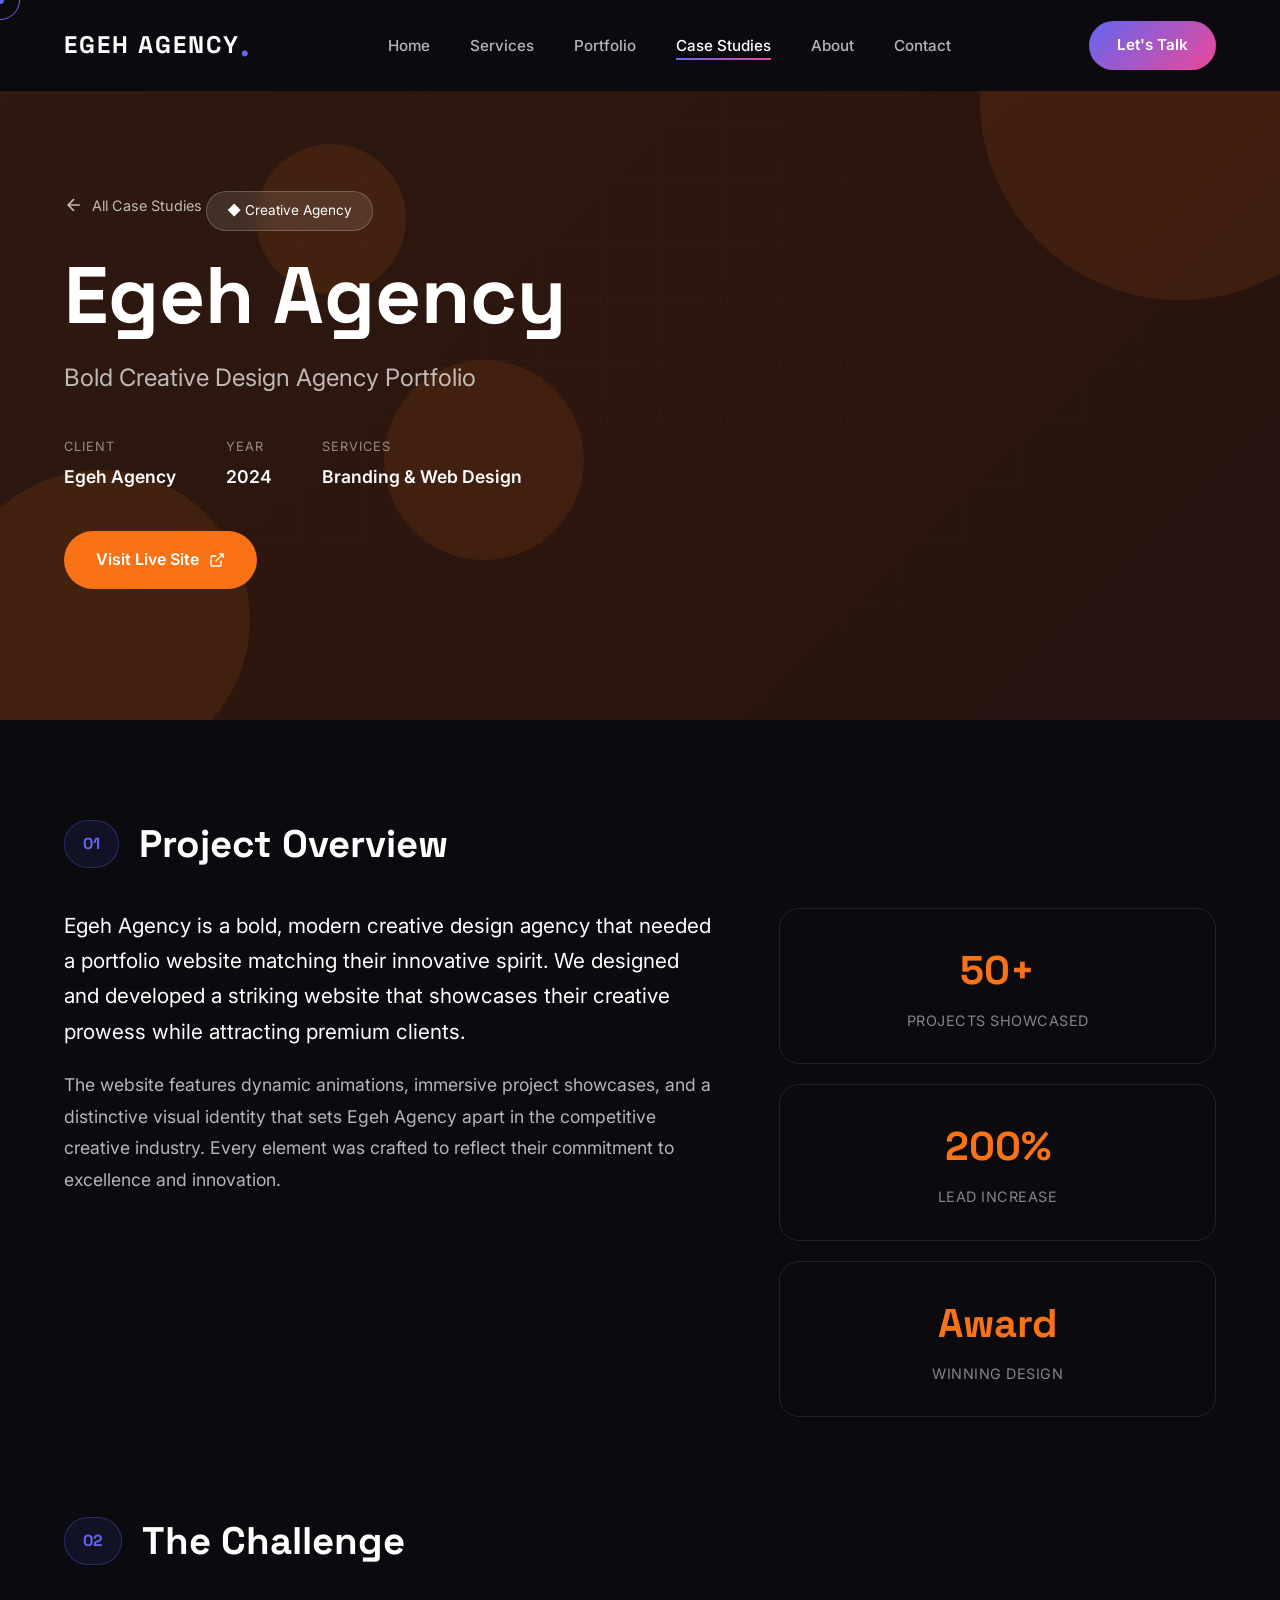
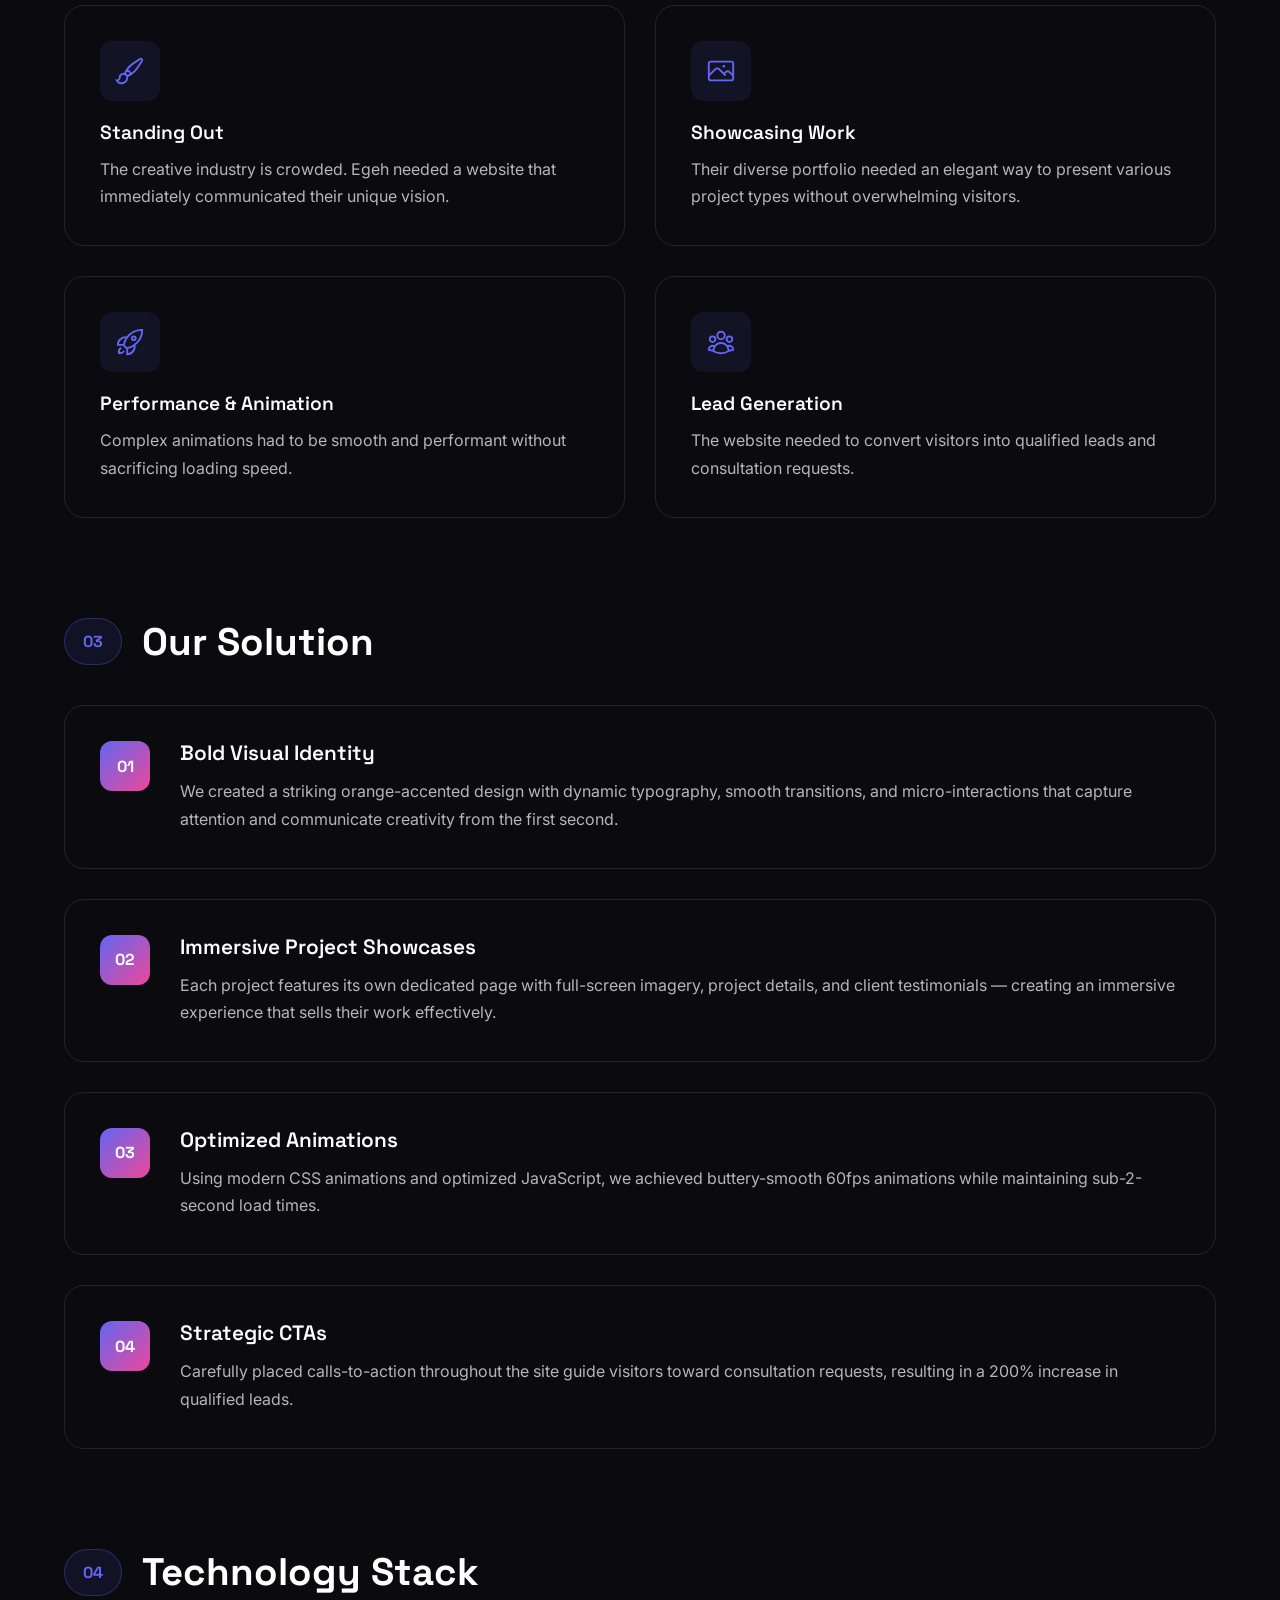
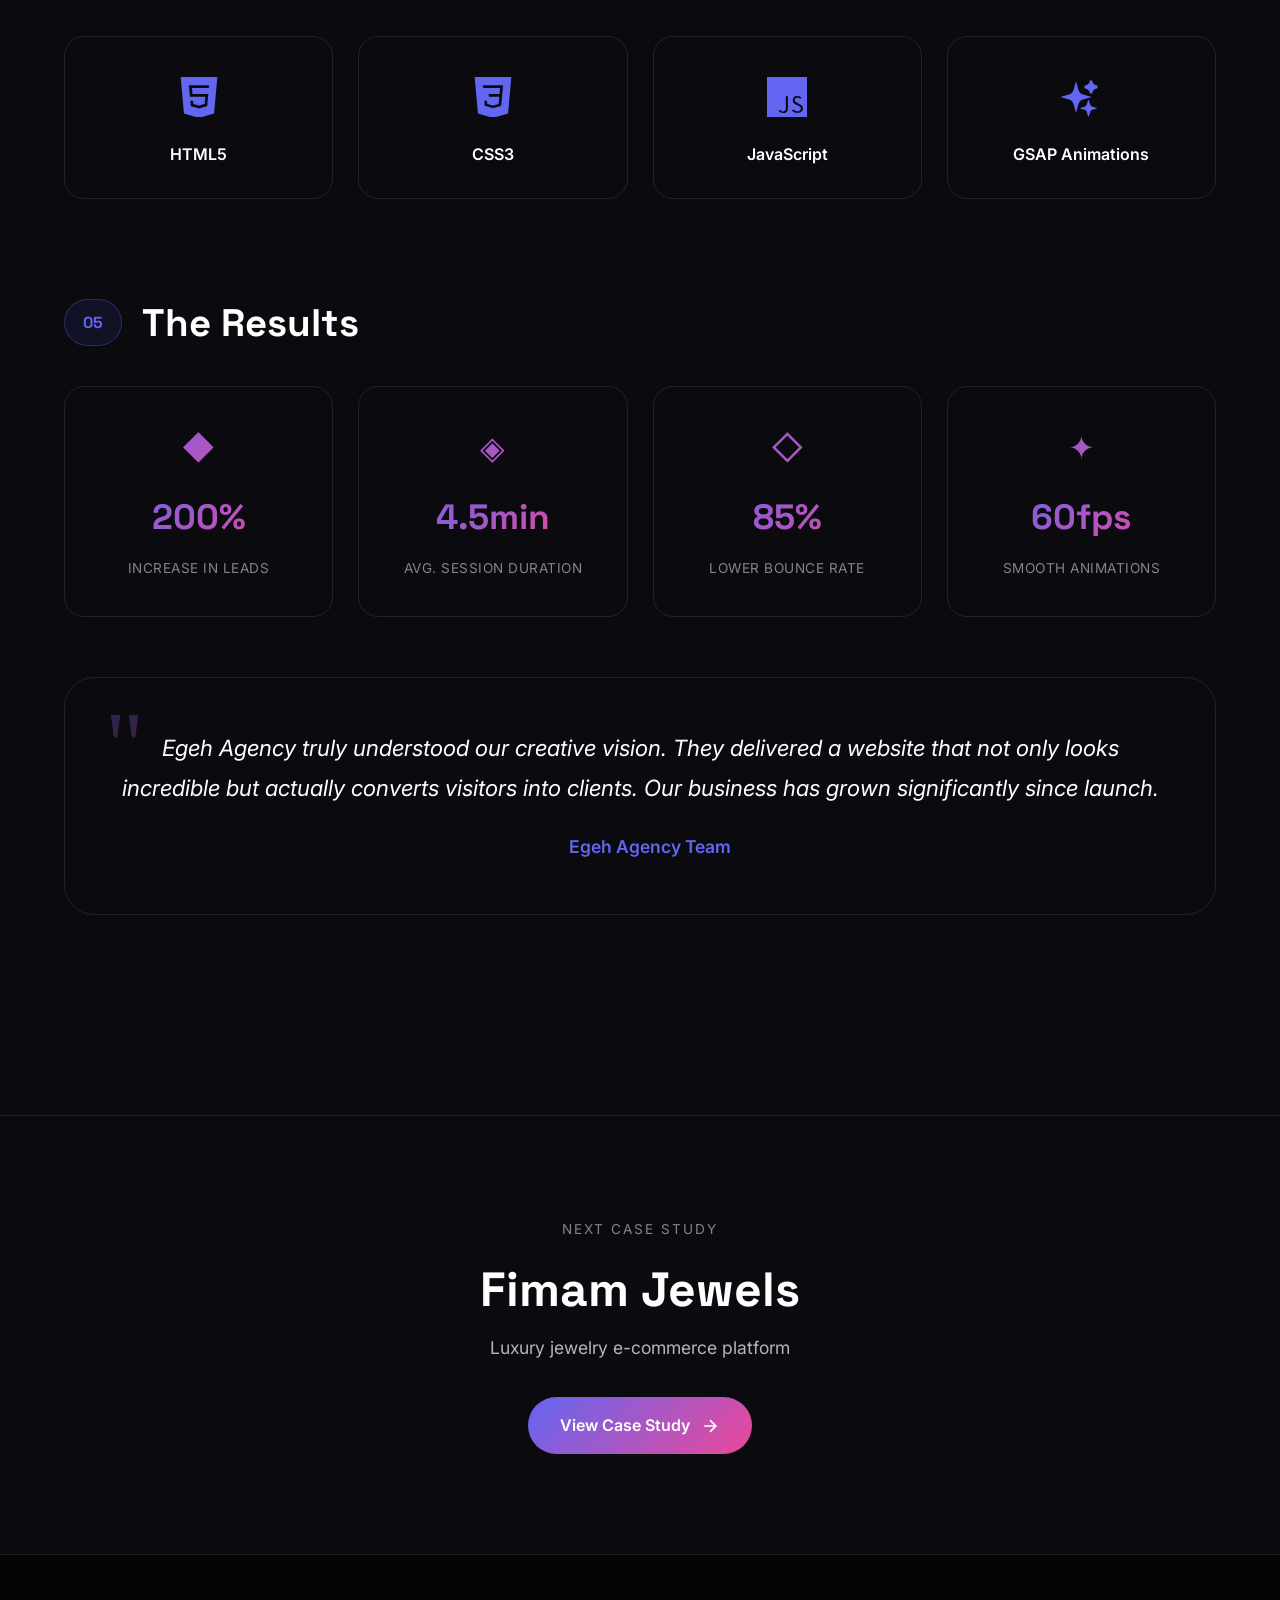
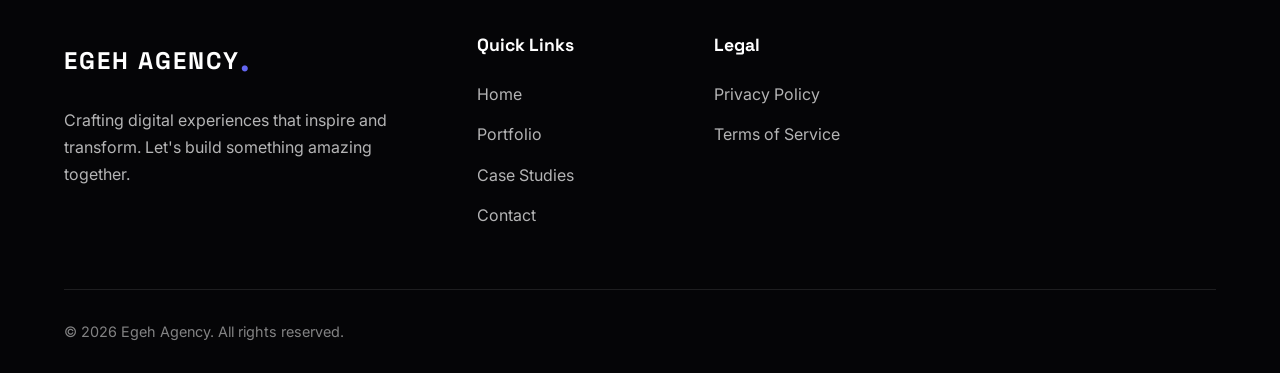
<file: case-egeh.html>
<!DOCTYPE html>
<html lang="en">
<head>
    <meta charset="UTF-8">
    <meta name="viewport" content="width=device-width, initial-scale=1.0">
    <meta name="description" content="Egeh Agency Case Study - Creative design agency portfolio">
    <title>Egeh Agency Case Study | Egeh Agency</title>
    <link rel="stylesheet" href="css/style.css">
    <link rel="preconnect" href="https://fonts.googleapis.com">
    <link rel="preconnect" href="https://fonts.gstatic.com" crossorigin>
    <link href="https://fonts.googleapis.com/css2?family=Inter:wght@300;400;500;600;700;800&family=Space+Grotesk:wght@400;500;600;700&display=swap" rel="stylesheet">
</head>
<body class="case-page">
    <!-- Preloader -->
    <div class="preloader" id="preloader">
        <div class="loader">
            <span class="loader-text">EGEH AGENCY</span>
            <div class="loader-bar"></div>
        </div>
    </div>

    <!-- Cursor -->
    <div class="cursor" id="cursor"></div>
    <div class="cursor-follower" id="cursor-follower"></div>

    <!-- Navigation -->
    <nav class="navbar navbar-dark" id="navbar">
        <div class="nav-container">
            <a href="index.html" class="logo">
                <span class="logo-text">EGEH AGENCY</span>
                <span class="logo-dot">.</span>
            </a>
            <ul class="nav-menu" id="nav-menu">
                <li><a href="index.html" class="nav-link">Home</a></li>
                <li><a href="index.html#services" class="nav-link">Services</a></li>
                <li><a href="index.html#portfolio" class="nav-link">Portfolio</a></li>
                <li><a href="case-studies.html" class="nav-link active">Case Studies</a></li>
                <li><a href="index.html#about" class="nav-link">About</a></li>
                <li><a href="index.html#contact" class="nav-link">Contact</a></li>
            </ul>
            <a href="index.html#contact" class="nav-cta">Let's Talk</a>
            <button class="nav-toggle" id="nav-toggle" aria-label="Toggle navigation">
                <span></span>
                <span></span>
                <span></span>
            </button>
        </div>
    </nav>

    <!-- Case Study Hero -->
    <section class="case-single-hero" style="--case-color: #f97316;">
        <div class="hero-bg">
            <div class="case-gradient" style="background: linear-gradient(135deg, #f97316 0%, #ea580c 50%, #c2410c 100%);"></div>
            <div class="hero-grid"></div>
            <div class="case-shapes">
                <div class="case-shape shape-1"></div>
                <div class="case-shape shape-2"></div>
                <div class="case-shape shape-3"></div>
                <div class="case-shape shape-4"></div>
            </div>
        </div>
        <div class="container">
            <div class="case-single-header">
                <a href="case-studies.html" class="back-link">
                    <svg width="20" height="20" viewBox="0 0 24 24" fill="none" stroke="currentColor" stroke-width="2">
                        <path d="M19 12H5M12 19l-7-7 7-7"/>
                    </svg>
                    <span>All Case Studies</span>
                </a>
                <span class="case-category-tag">◆ Creative Agency</span>
                <h1 class="case-single-title">Egeh Agency</h1>
                <p class="case-single-tagline">Bold Creative Design Agency Portfolio</p>
                <div class="case-meta">
                    <div class="meta-item">
                        <span class="meta-label">Client</span>
                        <span class="meta-value">Egeh Agency</span>
                    </div>
                    <div class="meta-item">
                        <span class="meta-label">Year</span>
                        <span class="meta-value">2024</span>
                    </div>
                    <div class="meta-item">
                        <span class="meta-label">Services</span>
                        <span class="meta-value">Branding & Web Design</span>
                    </div>
                </div>
                <a href="https://egehagency.org" target="_blank" class="case-live-btn">
                    <span>Visit Live Site</span>
                    <svg width="16" height="16" viewBox="0 0 24 24" fill="none" stroke="currentColor" stroke-width="2">
                        <path d="M18 13v6a2 2 0 0 1-2 2H5a2 2 0 0 1-2-2V8a2 2 0 0 1 2-2h6M15 3h6v6M10 14L21 3"/>
                    </svg>
                </a>
            </div>
        </div>
    </section>

    <!-- Case Study Content -->
    <section class="case-single-content">
        <div class="container">
            
            <!-- Overview -->
            <article class="case-block overview-block">
                <div class="block-header">
                    <span class="block-number">01</span>
                    <h2>Project Overview</h2>
                </div>
                <div class="block-content">
                    <div class="overview-text">
                        <p class="lead">Egeh Agency is a bold, modern creative design agency that needed a portfolio website matching their innovative spirit. We designed and developed a striking website that showcases their creative prowess while attracting premium clients.</p>
                        <p>The website features dynamic animations, immersive project showcases, and a distinctive visual identity that sets Egeh Agency apart in the competitive creative industry. Every element was crafted to reflect their commitment to excellence and innovation.</p>
                    </div>
                    <div class="overview-stats">
                        <div class="stat-card" style="--accent: #f97316;">
                            <span class="stat-value">50+</span>
                            <span class="stat-label">Projects Showcased</span>
                        </div>
                        <div class="stat-card" style="--accent: #f97316;">
                            <span class="stat-value">200%</span>
                            <span class="stat-label">Lead Increase</span>
                        </div>
                        <div class="stat-card" style="--accent: #f97316;">
                            <span class="stat-value">Award</span>
                            <span class="stat-label">Winning Design</span>
                        </div>
                    </div>
                </div>
            </article>

            <!-- Challenge -->
            <article class="case-block challenge-block">
                <div class="block-header">
                    <span class="block-number">02</span>
                    <h2>The Challenge</h2>
                </div>
                <div class="block-content">
                    <div class="challenge-grid">
                        <div class="challenge-item">
                            <div class="challenge-icon">
                                <svg viewBox="0 0 24 24" fill="none" stroke="currentColor" stroke-width="1.5">
                                    <path d="M9.53 16.122a3 3 0 00-5.78 1.128 2.25 2.25 0 01-2.4 2.245 4.5 4.5 0 008.4-2.245c0-.399-.078-.78-.22-1.128zm0 0a15.998 15.998 0 003.388-1.62m-5.043-.025a15.994 15.994 0 011.622-3.395m3.42 3.42a15.995 15.995 0 004.764-4.648l3.876-5.814a1.151 1.151 0 00-1.597-1.597L14.146 6.32a15.996 15.996 0 00-4.649 4.763m3.42 3.42a6.776 6.776 0 00-3.42-3.42"/>
                                </svg>
                            </div>
                            <h4>Standing Out</h4>
                            <p>The creative industry is crowded. Egeh needed a website that immediately communicated their unique vision.</p>
                        </div>
                        <div class="challenge-item">
                            <div class="challenge-icon">
                                <svg viewBox="0 0 24 24" fill="none" stroke="currentColor" stroke-width="1.5">
                                    <path d="M2.25 15.75l5.159-5.159a2.25 2.25 0 013.182 0l5.159 5.159m-1.5-1.5l1.409-1.409a2.25 2.25 0 013.182 0l2.909 2.909m-18 3.75h16.5a1.5 1.5 0 001.5-1.5V6a1.5 1.5 0 00-1.5-1.5H3.75A1.5 1.5 0 002.25 6v12a1.5 1.5 0 001.5 1.5zm10.5-11.25h.008v.008h-.008V8.25zm.375 0a.375.375 0 11-.75 0 .375.375 0 01.75 0z"/>
                                </svg>
                            </div>
                            <h4>Showcasing Work</h4>
                            <p>Their diverse portfolio needed an elegant way to present various project types without overwhelming visitors.</p>
                        </div>
                        <div class="challenge-item">
                            <div class="challenge-icon">
                                <svg viewBox="0 0 24 24" fill="none" stroke="currentColor" stroke-width="1.5">
                                    <path d="M15.59 14.37a6 6 0 01-5.84 7.38v-4.8m5.84-2.58a14.98 14.98 0 006.16-12.12A14.98 14.98 0 009.631 8.41m5.96 5.96a14.926 14.926 0 01-5.841 2.58m-.119-8.54a6 6 0 00-7.381 5.84h4.8m2.581-5.84a14.927 14.927 0 00-2.58 5.84m2.699 2.7c-.103.021-.207.041-.311.06a15.09 15.09 0 01-2.448-2.448 14.9 14.9 0 01.06-.312m-2.24 2.39a4.493 4.493 0 00-1.757 4.306 4.493 4.493 0 004.306-1.758M16.5 9a1.5 1.5 0 11-3 0 1.5 1.5 0 013 0z"/>
                                </svg>
                            </div>
                            <h4>Performance & Animation</h4>
                            <p>Complex animations had to be smooth and performant without sacrificing loading speed.</p>
                        </div>
                        <div class="challenge-item">
                            <div class="challenge-icon">
                                <svg viewBox="0 0 24 24" fill="none" stroke="currentColor" stroke-width="1.5">
                                    <path d="M18 18.72a9.094 9.094 0 003.741-.479 3 3 0 00-4.682-2.72m.94 3.198l.001.031c0 .225-.012.447-.037.666A11.944 11.944 0 0112 21c-2.17 0-4.207-.576-5.963-1.584A6.062 6.062 0 016 18.719m12 0a5.971 5.971 0 00-.941-3.197m0 0A5.995 5.995 0 0012 12.75a5.995 5.995 0 00-5.058 2.772m0 0a3 3 0 00-4.681 2.72 8.986 8.986 0 003.74.477m.94-3.197a5.971 5.971 0 00-.94 3.197M15 6.75a3 3 0 11-6 0 3 3 0 016 0zm6 3a2.25 2.25 0 11-4.5 0 2.25 2.25 0 014.5 0zm-13.5 0a2.25 2.25 0 11-4.5 0 2.25 2.25 0 014.5 0z"/>
                                </svg>
                            </div>
                            <h4>Lead Generation</h4>
                            <p>The website needed to convert visitors into qualified leads and consultation requests.</p>
                        </div>
                    </div>
                </div>
            </article>

            <!-- Solution -->
            <article class="case-block solution-block">
                <div class="block-header">
                    <span class="block-number">03</span>
                    <h2>Our Solution</h2>
                </div>
                <div class="block-content">
                    <div class="solution-features">
                        <div class="solution-item">
                            <div class="solution-number">01</div>
                            <div class="solution-content">
                                <h4>Bold Visual Identity</h4>
                                <p>We created a striking orange-accented design with dynamic typography, smooth transitions, and micro-interactions that capture attention and communicate creativity from the first second.</p>
                            </div>
                        </div>
                        <div class="solution-item">
                            <div class="solution-number">02</div>
                            <div class="solution-content">
                                <h4>Immersive Project Showcases</h4>
                                <p>Each project features its own dedicated page with full-screen imagery, project details, and client testimonials — creating an immersive experience that sells their work effectively.</p>
                            </div>
                        </div>
                        <div class="solution-item">
                            <div class="solution-number">03</div>
                            <div class="solution-content">
                                <h4>Optimized Animations</h4>
                                <p>Using modern CSS animations and optimized JavaScript, we achieved buttery-smooth 60fps animations while maintaining sub-2-second load times.</p>
                            </div>
                        </div>
                        <div class="solution-item">
                            <div class="solution-number">04</div>
                            <div class="solution-content">
                                <h4>Strategic CTAs</h4>
                                <p>Carefully placed calls-to-action throughout the site guide visitors toward consultation requests, resulting in a 200% increase in qualified leads.</p>
                            </div>
                        </div>
                    </div>
                </div>
            </article>

            <!-- Tech Stack -->
            <article class="case-block tech-block">
                <div class="block-header">
                    <span class="block-number">04</span>
                    <h2>Technology Stack</h2>
                </div>
                <div class="block-content">
                    <div class="tech-grid">
                        <div class="tech-item">
                            <div class="tech-icon">
                                <svg viewBox="0 0 24 24" fill="currentColor">
                                    <path d="M1.5 0h21l-1.91 21.563L11.977 24l-8.564-2.438L1.5 0zm7.031 9.75l-.232-2.718 10.059.003.23-2.622L5.412 4.41l.698 8.01h9.126l-.326 3.426-2.91.804-2.955-.81-.188-2.11H6.248l.33 4.171L12 19.351l5.379-1.443.744-8.157H8.531z"/>
                                </svg>
                            </div>
                            <span>HTML5</span>
                        </div>
                        <div class="tech-item">
                            <div class="tech-icon">
                                <svg viewBox="0 0 24 24" fill="currentColor">
                                    <path d="M1.5 0h21l-1.91 21.563L11.977 24l-8.565-2.438L1.5 0zm17.09 4.413L5.41 4.41l.213 2.622 10.125.002-.255 2.716h-6.64l.24 2.573h6.182l-.366 3.523-2.91.804-2.956-.81-.188-2.11h-2.61l.29 3.855L12 19.288l5.373-1.53L18.59 4.414z"/>
                                </svg>
                            </div>
                            <span>CSS3</span>
                        </div>
                        <div class="tech-item">
                            <div class="tech-icon">
                                <svg viewBox="0 0 24 24" fill="currentColor">
                                    <path d="M0 0h24v24H0V0zm22.034 18.276c-.175-1.095-.888-2.015-3.003-2.873-.736-.345-1.554-.585-1.797-1.14-.091-.33-.105-.51-.046-.705.15-.646.915-.84 1.515-.66.39.12.75.42.976.9 1.034-.676 1.034-.676 1.755-1.125-.27-.42-.404-.601-.586-.78-.63-.705-1.469-1.065-2.834-1.034l-.705.089c-.676.165-1.32.525-1.71 1.005-1.14 1.291-.811 3.541.569 4.471 1.365 1.02 3.361 1.244 3.616 2.205.24 1.17-.87 1.545-1.966 1.41-.811-.18-1.26-.586-1.755-1.336l-1.83 1.051c.21.48.45.689.81 1.109 1.74 1.756 6.09 1.666 6.871-1.004.029-.09.24-.705.074-1.65l.046.067zm-8.983-7.245h-2.248c0 1.938-.009 3.864-.009 5.805 0 1.232.063 2.363-.138 2.711-.33.689-1.18.601-1.566.48-.396-.196-.597-.466-.83-.855-.063-.105-.11-.196-.127-.196l-1.825 1.125c.305.63.75 1.172 1.324 1.517.855.51 2.004.675 3.207.405.783-.226 1.458-.691 1.811-1.411.51-.93.402-2.07.397-3.346.012-2.054 0-4.109 0-6.179l.004-.056z"/>
                                </svg>
                            </div>
                            <span>JavaScript</span>
                        </div>
                        <div class="tech-item">
                            <div class="tech-icon">
                                <svg viewBox="0 0 24 24" fill="none" stroke="currentColor" stroke-width="1.5">
                                    <path d="M9.813 15.904L9 18.75l-.813-2.846a4.5 4.5 0 00-3.09-3.09L2.25 12l2.846-.813a4.5 4.5 0 003.09-3.09L9 5.25l.813 2.846a4.5 4.5 0 003.09 3.09L15.75 12l-2.846.813a4.5 4.5 0 00-3.09 3.09zM18.259 8.715L18 9.75l-.259-1.035a3.375 3.375 0 00-2.455-2.456L14.25 6l1.036-.259a3.375 3.375 0 002.455-2.456L18 2.25l.259 1.035a3.375 3.375 0 002.456 2.456L21.75 6l-1.035.259a3.375 3.375 0 00-2.456 2.456zM16.894 20.567L16.5 21.75l-.394-1.183a2.25 2.25 0 00-1.423-1.423L13.5 18.75l1.183-.394a2.25 2.25 0 001.423-1.423l.394-1.183.394 1.183a2.25 2.25 0 001.423 1.423l1.183.394-1.183.394a2.25 2.25 0 00-1.423 1.423z"/>
                                </svg>
                            </div>
                            <span>GSAP Animations</span>
                        </div>
                    </div>
                </div>
            </article>

            <!-- Results -->
            <article class="case-block results-block">
                <div class="block-header">
                    <span class="block-number">05</span>
                    <h2>The Results</h2>
                </div>
                <div class="block-content">
                    <div class="results-grid">
                        <div class="result-card">
                            <div class="result-icon">◆</div>
                            <span class="result-value">200%</span>
                            <span class="result-label">Increase in Leads</span>
                        </div>
                        <div class="result-card">
                            <div class="result-icon">◈</div>
                            <span class="result-value">4.5min</span>
                            <span class="result-label">Avg. Session Duration</span>
                        </div>
                        <div class="result-card">
                            <div class="result-icon">◇</div>
                            <span class="result-value">85%</span>
                            <span class="result-label">Lower Bounce Rate</span>
                        </div>
                        <div class="result-card">
                            <div class="result-icon">✦</div>
                            <span class="result-value">60fps</span>
                            <span class="result-label">Smooth Animations</span>
                        </div>
                    </div>
                    <div class="testimonial-block">
                        <div class="quote-icon">"</div>
                        <blockquote>
                            Egeh Agency truly understood our creative vision. They delivered a website that not only looks incredible but actually converts visitors into clients. Our business has grown significantly since launch.
                        </blockquote>
                        <div class="testimonial-author">
                            <span class="author-name">Egeh Agency Team</span>
                        </div>
                    </div>
                </div>
            </article>

        </div>
    </section>

    <!-- Next Case Study -->
    <section class="next-case">
        <div class="container">
            <div class="next-case-content">
                <span class="next-label">Next Case Study</span>
                <h3 class="next-title">Fimam Jewels</h3>
                <p class="next-description">Luxury jewelry e-commerce platform</p>
                <a href="case-fimam.html" class="btn btn-primary">
                    <span>View Case Study</span>
                    <svg width="20" height="20" viewBox="0 0 24 24" fill="none" stroke="currentColor" stroke-width="2">
                        <path d="M5 12h14M12 5l7 7-7 7"/>
                    </svg>
                </a>
            </div>
        </div>
    </section>

    <!-- Footer -->
    <footer class="footer">
        <div class="container">
            <div class="footer-grid">
                <div class="footer-brand">
                    <a href="index.html" class="logo">
                        <span class="logo-text">EGEH AGENCY</span>
                        <span class="logo-dot">.</span>
                    </a>
                    <p class="footer-description">
                        Crafting digital experiences that inspire and transform. Let's build something amazing together.
                    </p>
                </div>
                <div class="footer-links">
                    <h4>Quick Links</h4>
                    <ul>
                        <li><a href="index.html">Home</a></li>
                        <li><a href="index.html#portfolio">Portfolio</a></li>
                        <li><a href="case-studies.html">Case Studies</a></li>
                        <li><a href="index.html#contact">Contact</a></li>
                    </ul>
                </div>
                <div class="footer-links">
                    <h4>Legal</h4>
                    <ul>
                        <li><a href="privacy.html">Privacy Policy</a></li>
                        <li><a href="terms.html">Terms of Service</a></li>
                    </ul>
                </div>
            </div>
            <div class="footer-bottom">
                <p>&copy; 2026 Egeh Agency. All rights reserved.</p>
            </div>
        </div>
    </footer>

    <script src="js/main.js"></script>
</body>
</html>
</file>
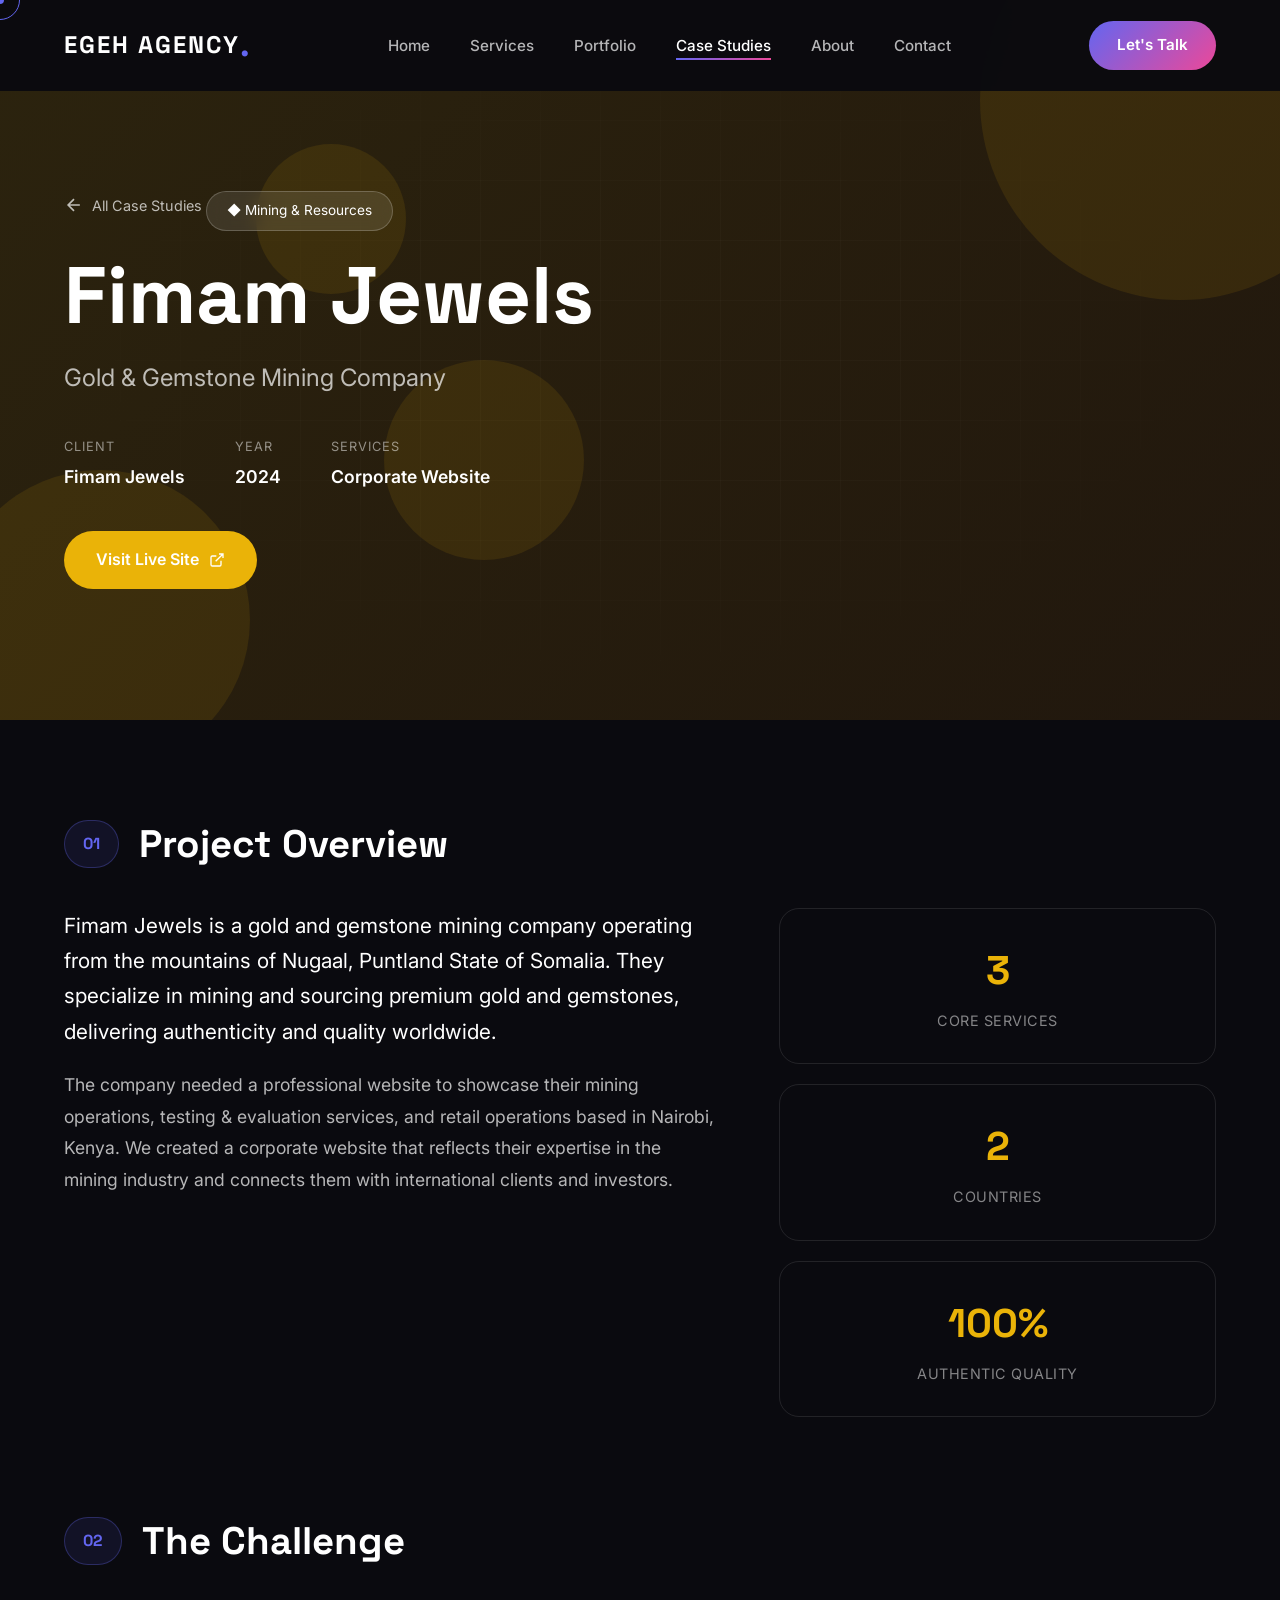
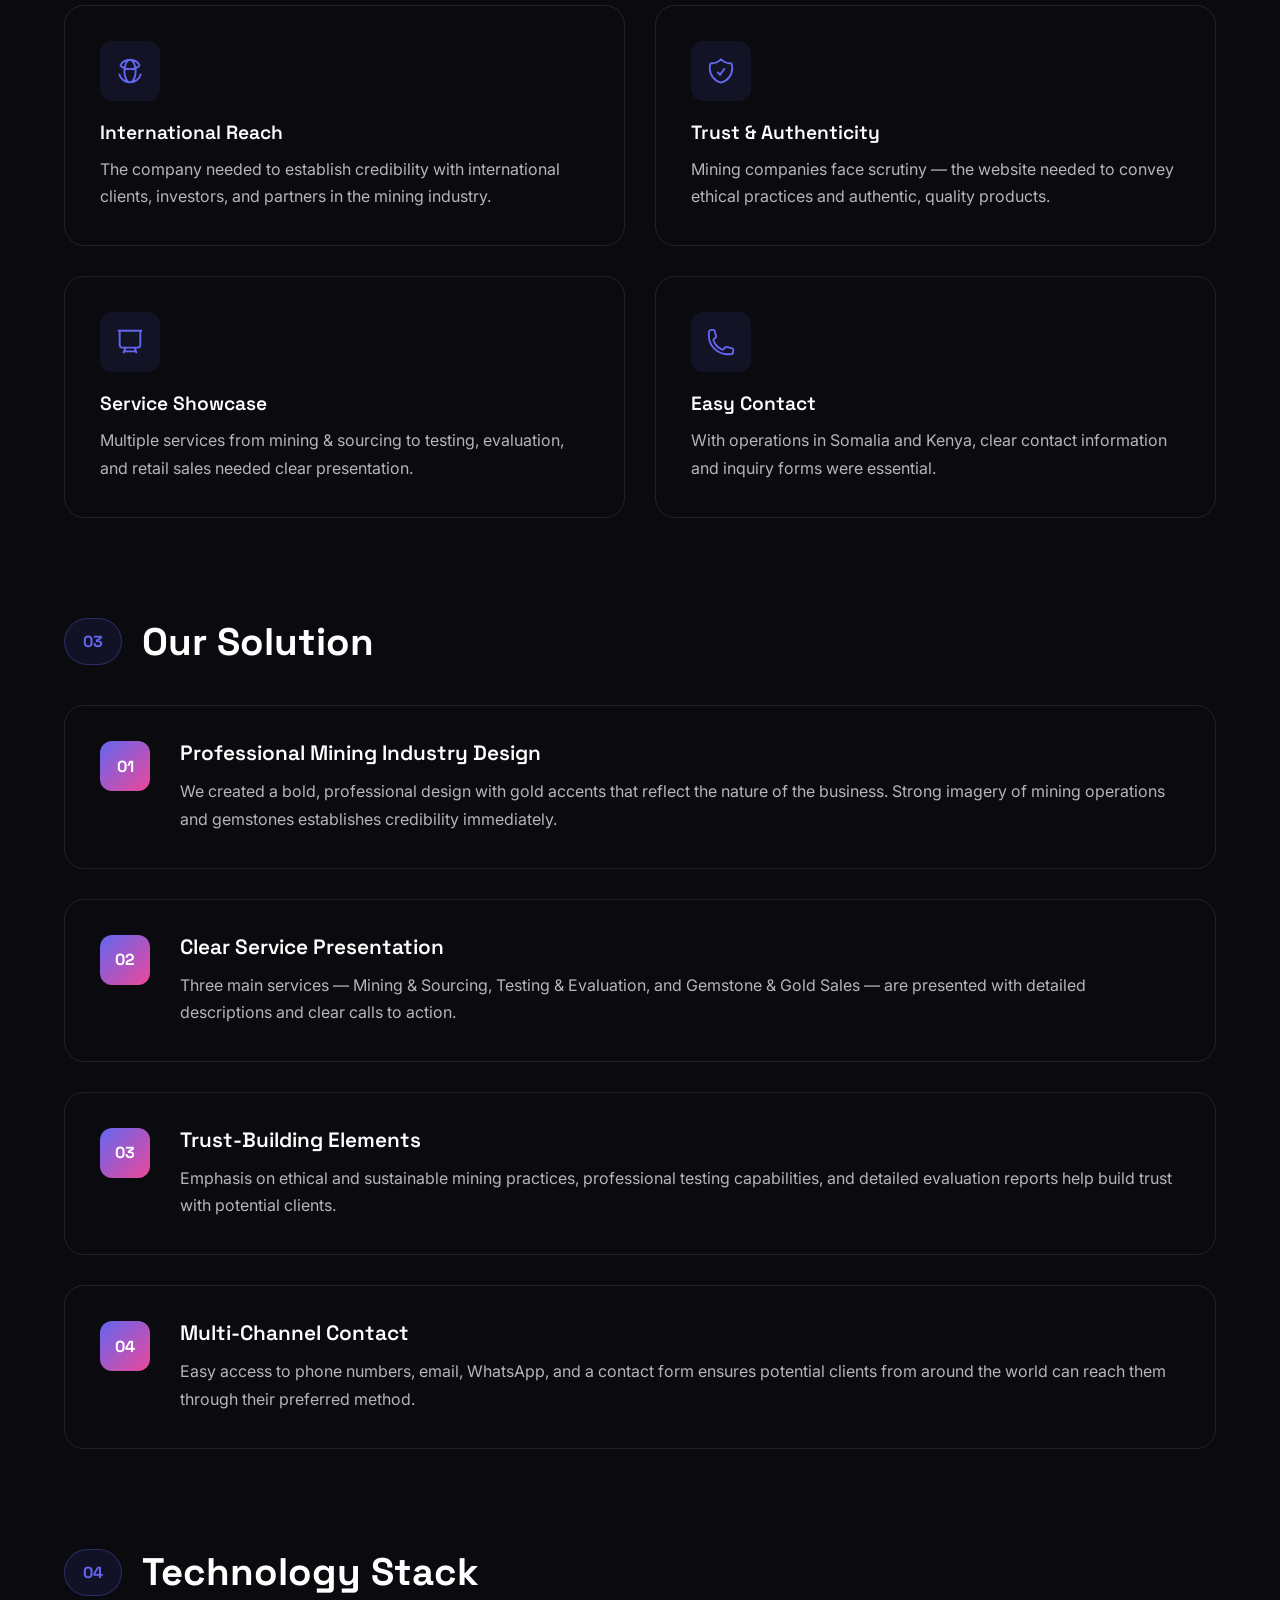
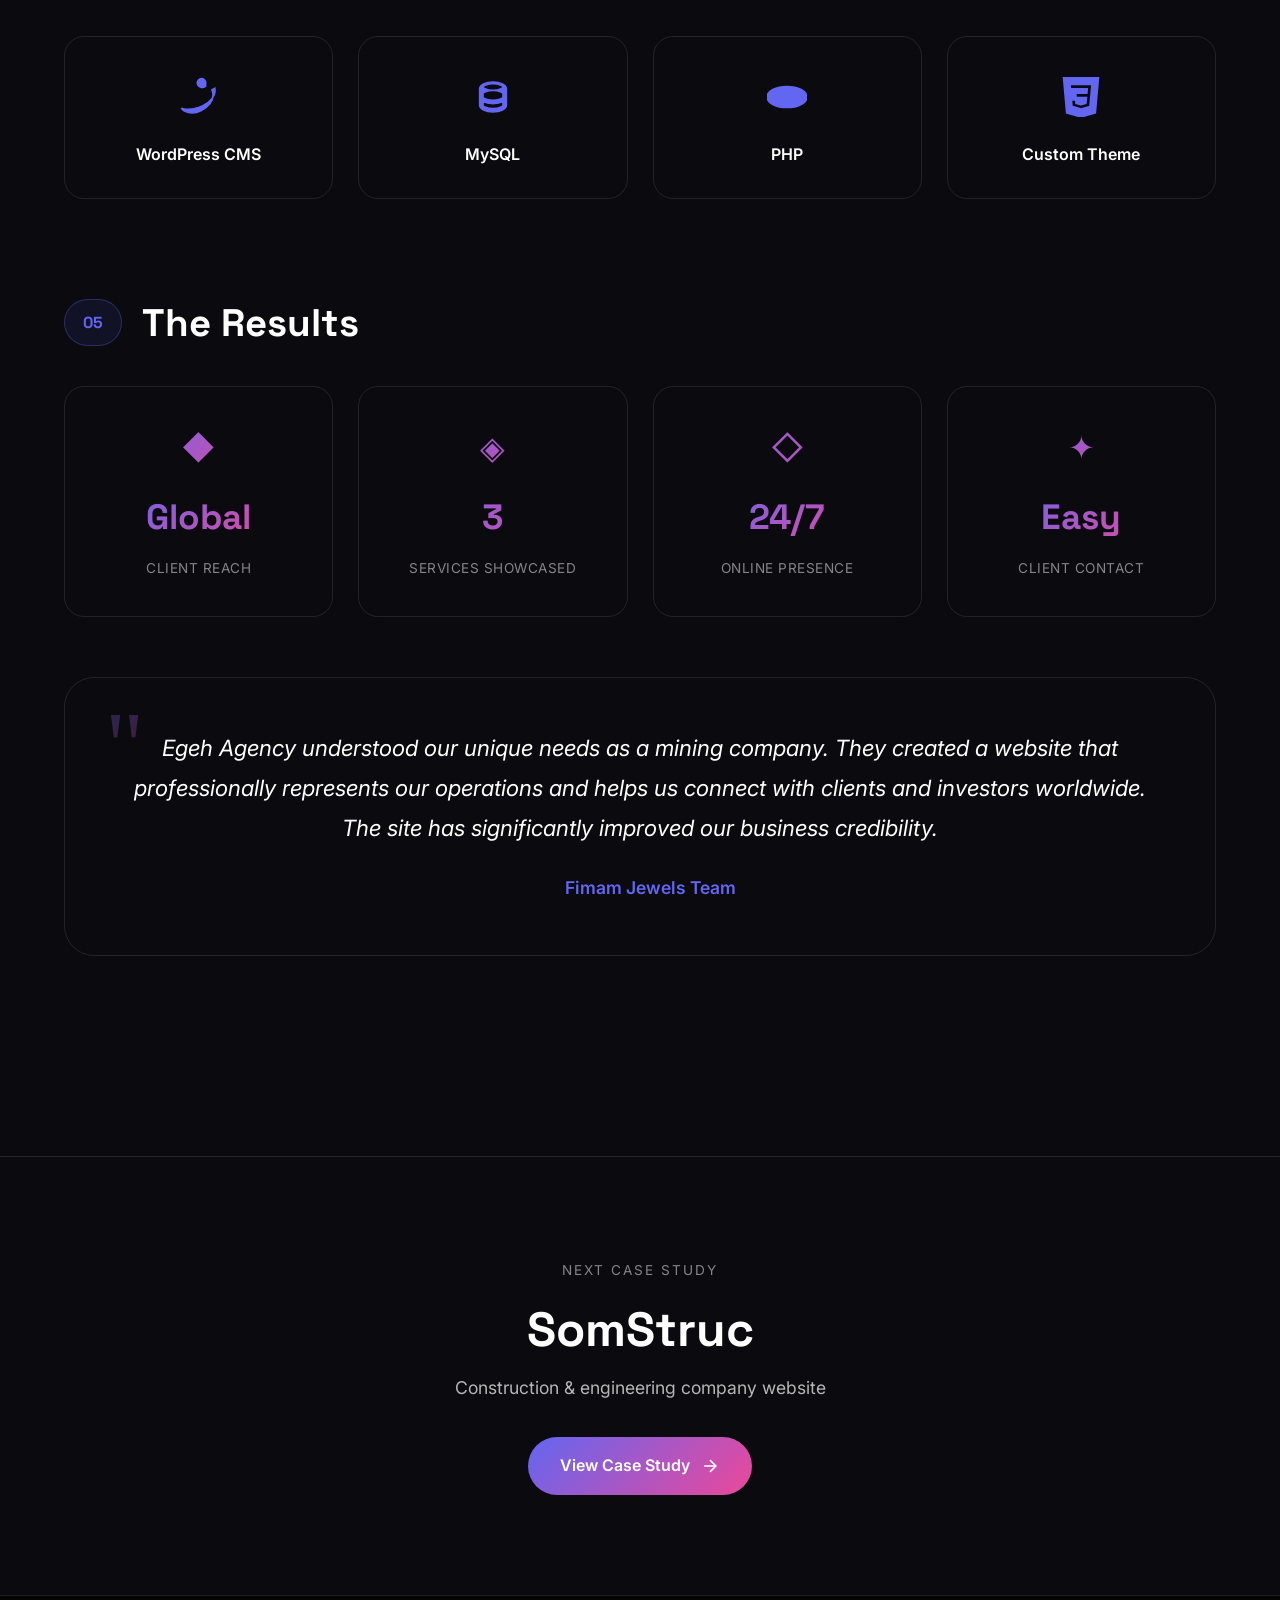
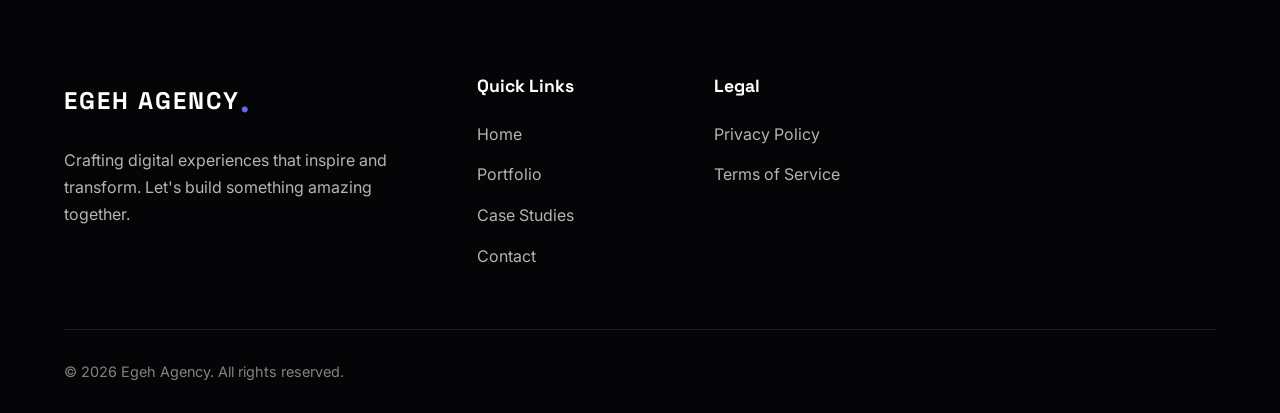
<file: case-fimam.html>
<!DOCTYPE html>
<html lang="en">
<head>
    <meta charset="UTF-8">
    <meta name="viewport" content="width=device-width, initial-scale=1.0">
    <meta name="description" content="Fimam Jewels Case Study - Gold and gemstone mining company website from Puntland, Somalia">
    <title>Fimam Jewels Case Study | Egeh Agency</title>
    <link rel="stylesheet" href="css/style.css">
    <link rel="preconnect" href="https://fonts.googleapis.com">
    <link rel="preconnect" href="https://fonts.gstatic.com" crossorigin>
    <link href="https://fonts.googleapis.com/css2?family=Inter:wght@300;400;500;600;700;800&family=Space+Grotesk:wght@400;500;600;700&display=swap" rel="stylesheet">
</head>
<body class="case-page">
    <!-- Preloader -->
    <div class="preloader" id="preloader">
        <div class="loader">
            <span class="loader-text">EGEH AGENCY</span>
            <div class="loader-bar"></div>
        </div>
    </div>

    <!-- Cursor -->
    <div class="cursor" id="cursor"></div>
    <div class="cursor-follower" id="cursor-follower"></div>

    <!-- Navigation -->
    <nav class="navbar navbar-dark" id="navbar">
        <div class="nav-container">
            <a href="index.html" class="logo">
                <span class="logo-text">EGEH AGENCY</span>
                <span class="logo-dot">.</span>
            </a>
            <ul class="nav-menu" id="nav-menu">
                <li><a href="index.html" class="nav-link">Home</a></li>
                <li><a href="index.html#services" class="nav-link">Services</a></li>
                <li><a href="index.html#portfolio" class="nav-link">Portfolio</a></li>
                <li><a href="case-studies.html" class="nav-link active">Case Studies</a></li>
                <li><a href="index.html#about" class="nav-link">About</a></li>
                <li><a href="index.html#contact" class="nav-link">Contact</a></li>
            </ul>
            <a href="index.html#contact" class="nav-cta">Let's Talk</a>
            <button class="nav-toggle" id="nav-toggle" aria-label="Toggle navigation">
                <span></span>
                <span></span>
                <span></span>
            </button>
        </div>
    </nav>

    <!-- Case Study Hero -->
    <section class="case-single-hero" style="--case-color: #eab308;">
        <div class="hero-bg">
            <div class="case-gradient" style="background: linear-gradient(135deg, #eab308 0%, #ca8a04 50%, #a16207 100%);"></div>
            <div class="hero-grid"></div>
            <div class="case-shapes">
                <div class="case-shape shape-1"></div>
                <div class="case-shape shape-2"></div>
                <div class="case-shape shape-3"></div>
                <div class="case-shape shape-4"></div>
            </div>
        </div>
        <div class="container">
            <div class="case-single-header">
                <a href="case-studies.html" class="back-link">
                    <svg width="20" height="20" viewBox="0 0 24 24" fill="none" stroke="currentColor" stroke-width="2">
                        <path d="M19 12H5M12 19l-7-7 7-7"/>
                    </svg>
                    <span>All Case Studies</span>
                </a>
                <span class="case-category-tag">◆ Mining & Resources</span>
                <h1 class="case-single-title">Fimam Jewels</h1>
                <p class="case-single-tagline">Gold & Gemstone Mining Company</p>
                <div class="case-meta">
                    <div class="meta-item">
                        <span class="meta-label">Client</span>
                        <span class="meta-value">Fimam Jewels</span>
                    </div>
                    <div class="meta-item">
                        <span class="meta-label">Year</span>
                        <span class="meta-value">2024</span>
                    </div>
                    <div class="meta-item">
                        <span class="meta-label">Services</span>
                        <span class="meta-value">Corporate Website</span>
                    </div>
                </div>
                <a href="https://fimamjewels.com" target="_blank" class="case-live-btn">
                    <span>Visit Live Site</span>
                    <svg width="16" height="16" viewBox="0 0 24 24" fill="none" stroke="currentColor" stroke-width="2">
                        <path d="M18 13v6a2 2 0 0 1-2 2H5a2 2 0 0 1-2-2V8a2 2 0 0 1 2-2h6M15 3h6v6M10 14L21 3"/>
                    </svg>
                </a>
            </div>
        </div>
    </section>

    <!-- Case Study Content -->
    <section class="case-single-content">
        <div class="container">
            
            <!-- Overview -->
            <article class="case-block overview-block">
                <div class="block-header">
                    <span class="block-number">01</span>
                    <h2>Project Overview</h2>
                </div>
                <div class="block-content">
                    <div class="overview-text">
                        <p class="lead">Fimam Jewels is a gold and gemstone mining company operating from the mountains of Nugaal, Puntland State of Somalia. They specialize in mining and sourcing premium gold and gemstones, delivering authenticity and quality worldwide.</p>
                        <p>The company needed a professional website to showcase their mining operations, testing & evaluation services, and retail operations based in Nairobi, Kenya. We created a corporate website that reflects their expertise in the mining industry and connects them with international clients and investors.</p>
                    </div>
                    <div class="overview-stats">
                        <div class="stat-card" style="--accent: #eab308;">
                            <span class="stat-value">3</span>
                            <span class="stat-label">Core Services</span>
                        </div>
                        <div class="stat-card" style="--accent: #eab308;">
                            <span class="stat-value">2</span>
                            <span class="stat-label">Countries</span>
                        </div>
                        <div class="stat-card" style="--accent: #eab308;">
                            <span class="stat-value">100%</span>
                            <span class="stat-label">Authentic Quality</span>
                        </div>
                    </div>
                </div>
            </article>

            <!-- Challenge -->
            <article class="case-block challenge-block">
                <div class="block-header">
                    <span class="block-number">02</span>
                    <h2>The Challenge</h2>
                </div>
                <div class="block-content">
                    <div class="challenge-grid">
                        <div class="challenge-item">
                            <div class="challenge-icon">
                                <svg viewBox="0 0 24 24" fill="none" stroke="currentColor" stroke-width="1.5">
                                    <path d="M12 21a9.004 9.004 0 008.716-6.747M12 21a9.004 9.004 0 01-8.716-6.747M12 21c2.485 0 4.5-4.03 4.5-9S14.485 3 12 3m0 18c-2.485 0-4.5-4.03-4.5-9S9.515 3 12 3m0 0a8.997 8.997 0 017.843 4.582M12 3a8.997 8.997 0 00-7.843 4.582m15.686 0A11.953 11.953 0 0112 10.5c-2.998 0-5.74-1.1-7.843-2.918"/>
                                </svg>
                            </div>
                            <h4>International Reach</h4>
                            <p>The company needed to establish credibility with international clients, investors, and partners in the mining industry.</p>
                        </div>
                        <div class="challenge-item">
                            <div class="challenge-icon">
                                <svg viewBox="0 0 24 24" fill="none" stroke="currentColor" stroke-width="1.5">
                                    <path d="M9 12.75L11.25 15 15 9.75m-3-7.036A11.959 11.959 0 013.598 6 11.99 11.99 0 003 9.749c0 5.592 3.824 10.29 9 11.623 5.176-1.332 9-6.03 9-11.622 0-1.31-.21-2.571-.598-3.751h-.152c-3.196 0-6.1-1.248-8.25-3.285z"/>
                                </svg>
                            </div>
                            <h4>Trust & Authenticity</h4>
                            <p>Mining companies face scrutiny — the website needed to convey ethical practices and authentic, quality products.</p>
                        </div>
                        <div class="challenge-item">
                            <div class="challenge-icon">
                                <svg viewBox="0 0 24 24" fill="none" stroke="currentColor" stroke-width="1.5">
                                    <path d="M3.75 3v11.25A2.25 2.25 0 006 16.5h2.25M3.75 3h-1.5m1.5 0h16.5m0 0h1.5m-1.5 0v11.25A2.25 2.25 0 0118 16.5h-2.25m-7.5 0h7.5m-7.5 0l-1 3m8.5-3l1 3m0 0l.5 1.5m-.5-1.5h-9.5m0 0l-.5 1.5"/>
                                </svg>
                            </div>
                            <h4>Service Showcase</h4>
                            <p>Multiple services from mining & sourcing to testing, evaluation, and retail sales needed clear presentation.</p>
                        </div>
                        <div class="challenge-item">
                            <div class="challenge-icon">
                                <svg viewBox="0 0 24 24" fill="none" stroke="currentColor" stroke-width="1.5">
                                    <path d="M2.25 6.75c0 8.284 6.716 15 15 15h2.25a2.25 2.25 0 002.25-2.25v-1.372c0-.516-.351-.966-.852-1.091l-4.423-1.106c-.44-.11-.902.055-1.173.417l-.97 1.293c-.282.376-.769.542-1.21.38a12.035 12.035 0 01-7.143-7.143c-.162-.441.004-.928.38-1.21l1.293-.97c.363-.271.527-.734.417-1.173L6.963 3.102a1.125 1.125 0 00-1.091-.852H4.5A2.25 2.25 0 002.25 4.5v2.25z"/>
                                </svg>
                            </div>
                            <h4>Easy Contact</h4>
                            <p>With operations in Somalia and Kenya, clear contact information and inquiry forms were essential.</p>
                        </div>
                    </div>
                </div>
            </article>

            <!-- Solution -->
            <article class="case-block solution-block">
                <div class="block-header">
                    <span class="block-number">03</span>
                    <h2>Our Solution</h2>
                </div>
                <div class="block-content">
                    <div class="solution-features">
                        <div class="solution-item">
                            <div class="solution-number">01</div>
                            <div class="solution-content">
                                <h4>Professional Mining Industry Design</h4>
                                <p>We created a bold, professional design with gold accents that reflect the nature of the business. Strong imagery of mining operations and gemstones establishes credibility immediately.</p>
                            </div>
                        </div>
                        <div class="solution-item">
                            <div class="solution-number">02</div>
                            <div class="solution-content">
                                <h4>Clear Service Presentation</h4>
                                <p>Three main services — Mining & Sourcing, Testing & Evaluation, and Gemstone & Gold Sales — are presented with detailed descriptions and clear calls to action.</p>
                            </div>
                        </div>
                        <div class="solution-item">
                            <div class="solution-number">03</div>
                            <div class="solution-content">
                                <h4>Trust-Building Elements</h4>
                                <p>Emphasis on ethical and sustainable mining practices, professional testing capabilities, and detailed evaluation reports help build trust with potential clients.</p>
                            </div>
                        </div>
                        <div class="solution-item">
                            <div class="solution-number">04</div>
                            <div class="solution-content">
                                <h4>Multi-Channel Contact</h4>
                                <p>Easy access to phone numbers, email, WhatsApp, and a contact form ensures potential clients from around the world can reach them through their preferred method.</p>
                            </div>
                        </div>
                    </div>
                </div>
            </article>

            <!-- Tech Stack -->
            <article class="case-block tech-block">
                <div class="block-header">
                    <span class="block-number">04</span>
                    <h2>Technology Stack</h2>
                </div>
                <div class="block-content">
                    <div class="tech-grid">
                        <div class="tech-item">
                            <div class="tech-icon">
                                <svg viewBox="0 0 24 24" fill="currentColor">
                                    <path d="M21.469 6.825c.84 4.471-2.988 9.025-9.625 11.464-3.32 1.219-6.896 1.444-9.963.57-.068.048-.139.092-.21.136l.024.031c.042.053.088.1.132.152.49.58 1.085 1.065 1.773 1.418 2.881 1.499 6.63 1.102 9.862-.5 4.068-2.021 6.907-5.685 6.977-9.271.01-.524-.04-1.055-.158-1.577-.118-.522-.296-1.02-.512-1.491z"/>
                                    <path d="M15.328 5.67c.077-.098.147-.2.209-.304l-.001-.001c.066-.109.127-.22.178-.336.5-1.133.422-2.437-.5-3.333-1.027-.998-2.611-.965-3.546.074l.001-.001c-.932 1.037-.897 2.617.082 3.612.433.438.983.715 1.577.82.147.026.296.042.447.047.303.011.61-.024.91-.1.403-.102.777-.282 1.095-.531.081-.063.159-.131.233-.204l.009-.009a3.233 3.233 0 00.306-.334z"/>
                                </svg>
                            </div>
                            <span>WordPress CMS</span>
                        </div>
                        <div class="tech-item">
                            <div class="tech-icon">
                                <svg viewBox="0 0 24 24" fill="currentColor">
                                    <path d="M12 3C7.58 3 4 4.79 4 7v10c0 2.21 3.59 4 8 4s8-1.79 8-4V7c0-2.21-3.58-4-8-4zm6 14c0 .5-2.13 2-6 2s-6-1.5-6-2v-2.23c1.61.78 3.72 1.23 6 1.23s4.39-.45 6-1.23V17zm0-4.55c-1.3.95-3.58 1.55-6 1.55s-4.7-.6-6-1.55V10c0-.5 2.13-2 6-2s6 1.5 6 2v2.45zM12 8c-3.87 0-6-1.5-6-2s2.13-2 6-2 6 1.5 6 2-2.13 2-6 2z"/>
                                </svg>
                            </div>
                            <span>MySQL</span>
                        </div>
                        <div class="tech-item">
                            <div class="tech-icon">
                                <svg viewBox="0 0 24 24" fill="currentColor">
                                    <path d="M7.01 10.207h-.944l-.515 2.648h.838c.556 0 .97-.105 1.242-.314.272-.21.455-.559.55-1.049.092-.47.05-.802-.124-.995-.175-.193-.523-.29-1.047-.29zM12 5.688C5.373 5.688 0 8.514 0 12s5.373 6.313 12 6.313S24 15.486 24 12c0-3.486-5.373-6.312-12-6.312z"/>
                                </svg>
                            </div>
                            <span>PHP</span>
                        </div>
                        <div class="tech-item">
                            <div class="tech-icon">
                                <svg viewBox="0 0 24 24" fill="currentColor">
                                    <path d="M1.5 0h21l-1.91 21.563L11.977 24l-8.565-2.438L1.5 0zm17.09 4.413L5.41 4.41l.213 2.622 10.125.002-.255 2.716h-6.64l.24 2.573h6.182l-.366 3.523-2.91.804-2.956-.81-.188-2.11h-2.61l.29 3.855L12 19.288l5.373-1.53L18.59 4.414z"/>
                                </svg>
                            </div>
                            <span>Custom Theme</span>
                        </div>
                    </div>
                </div>
            </article>

            <!-- Results -->
            <article class="case-block results-block">
                <div class="block-header">
                    <span class="block-number">05</span>
                    <h2>The Results</h2>
                </div>
                <div class="block-content">
                    <div class="results-grid">
                        <div class="result-card">
                            <div class="result-icon">◆</div>
                            <span class="result-value">Global</span>
                            <span class="result-label">Client Reach</span>
                        </div>
                        <div class="result-card">
                            <div class="result-icon">◈</div>
                            <span class="result-value">3</span>
                            <span class="result-label">Services Showcased</span>
                        </div>
                        <div class="result-card">
                            <div class="result-icon">◇</div>
                            <span class="result-value">24/7</span>
                            <span class="result-label">Online Presence</span>
                        </div>
                        <div class="result-card">
                            <div class="result-icon">✦</div>
                            <span class="result-value">Easy</span>
                            <span class="result-label">Client Contact</span>
                        </div>
                    </div>
                    <div class="testimonial-block">
                        <div class="quote-icon">"</div>
                        <blockquote>
                            Egeh Agency understood our unique needs as a mining company. They created a website that professionally represents our operations and helps us connect with clients and investors worldwide. The site has significantly improved our business credibility.
                        </blockquote>
                        <div class="testimonial-author">
                            <span class="author-name">Fimam Jewels Team</span>
                        </div>
                    </div>
                </div>
            </article>

        </div>
    </section>

    <!-- Next Case Study -->
    <section class="next-case">
        <div class="container">
            <div class="next-case-content">
                <span class="next-label">Next Case Study</span>
                <h3 class="next-title">SomStruc</h3>
                <p class="next-description">Construction & engineering company website</p>
                <a href="case-somstruc.html" class="btn btn-primary">
                    <span>View Case Study</span>
                    <svg width="20" height="20" viewBox="0 0 24 24" fill="none" stroke="currentColor" stroke-width="2">
                        <path d="M5 12h14M12 5l7 7-7 7"/>
                    </svg>
                </a>
            </div>
        </div>
    </section>

    <!-- Footer -->
    <footer class="footer">
        <div class="container">
            <div class="footer-grid">
                <div class="footer-brand">
                    <a href="index.html" class="logo">
                        <span class="logo-text">EGEH AGENCY</span>
                        <span class="logo-dot">.</span>
                    </a>
                    <p class="footer-description">
                        Crafting digital experiences that inspire and transform. Let's build something amazing together.
                    </p>
                </div>
                <div class="footer-links">
                    <h4>Quick Links</h4>
                    <ul>
                        <li><a href="index.html">Home</a></li>
                        <li><a href="index.html#portfolio">Portfolio</a></li>
                        <li><a href="case-studies.html">Case Studies</a></li>
                        <li><a href="index.html#contact">Contact</a></li>
                    </ul>
                </div>
                <div class="footer-links">
                    <h4>Legal</h4>
                    <ul>
                        <li><a href="privacy.html">Privacy Policy</a></li>
                        <li><a href="terms.html">Terms of Service</a></li>
                    </ul>
                </div>
            </div>
            <div class="footer-bottom">
                <p>&copy; 2026 Egeh Agency. All rights reserved.</p>
            </div>
        </div>
    </footer>

    <script src="js/main.js"></script>
</body>
</html>
</file>
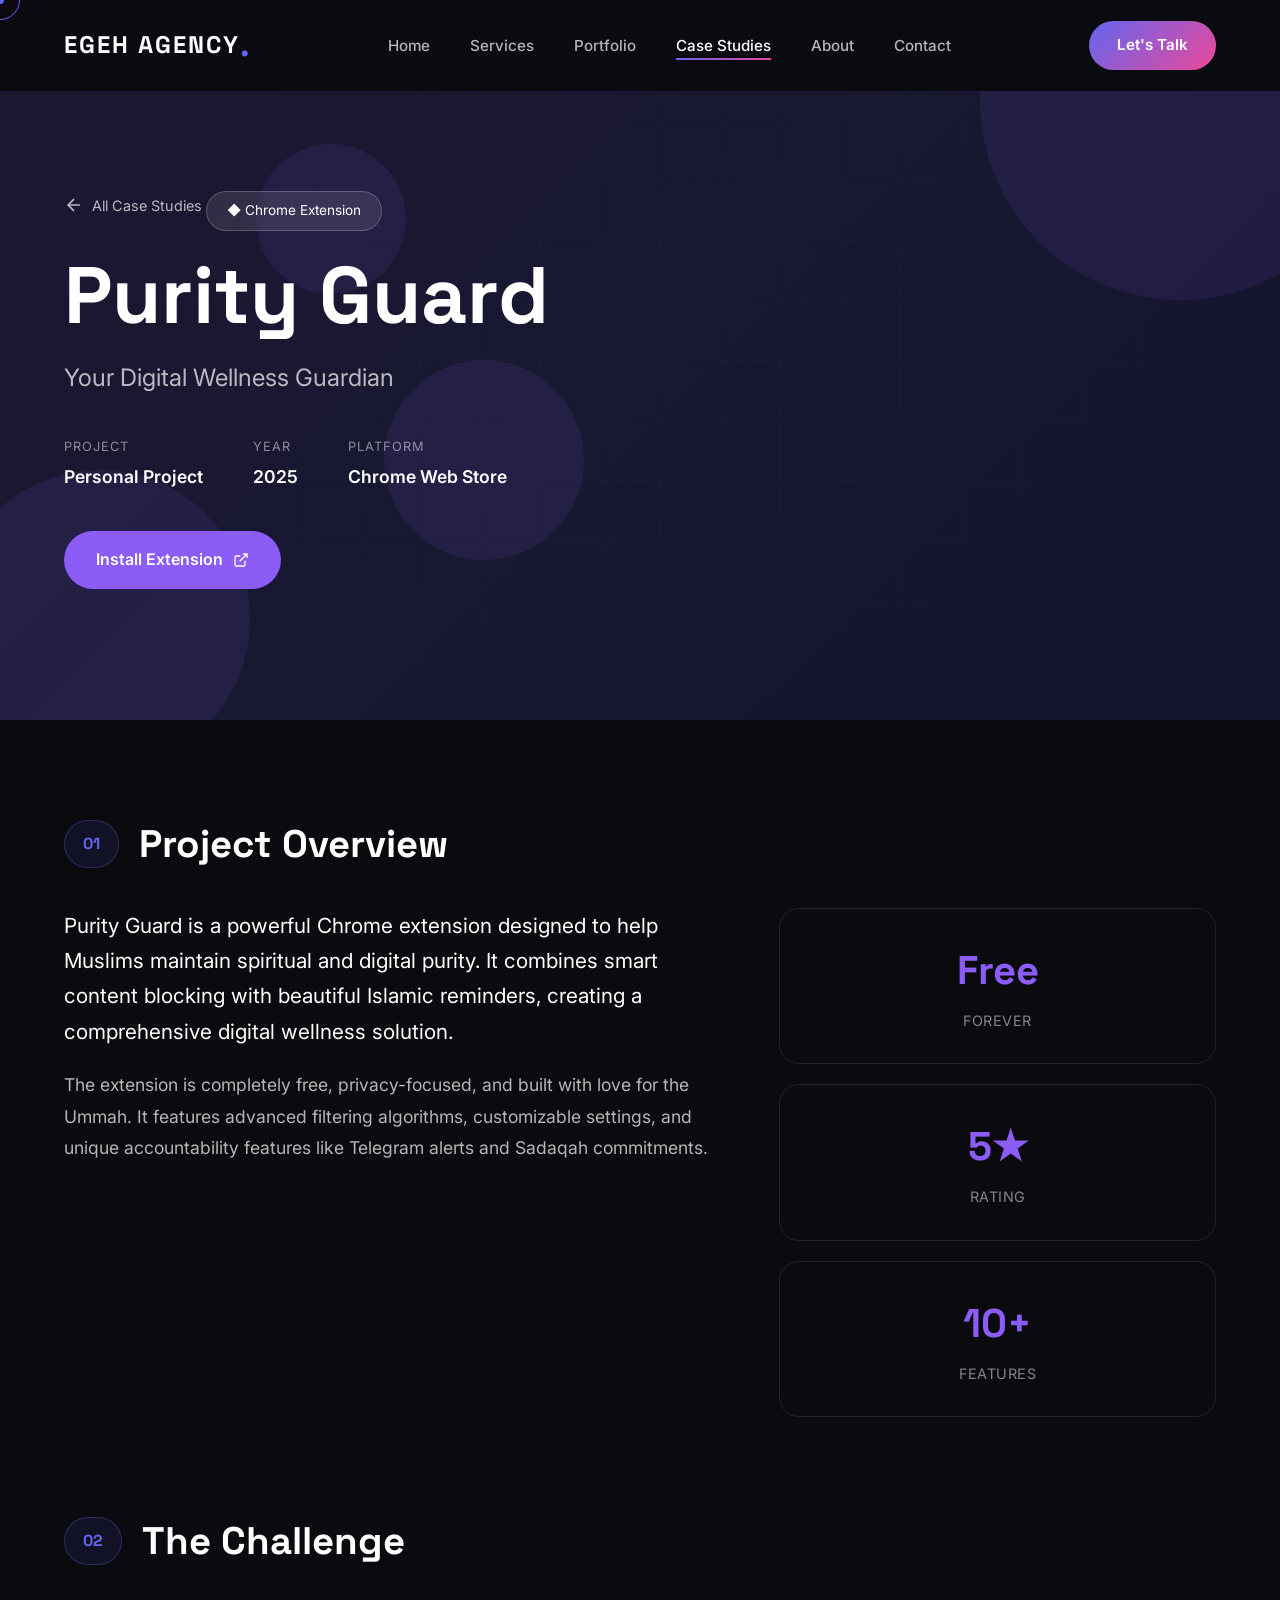
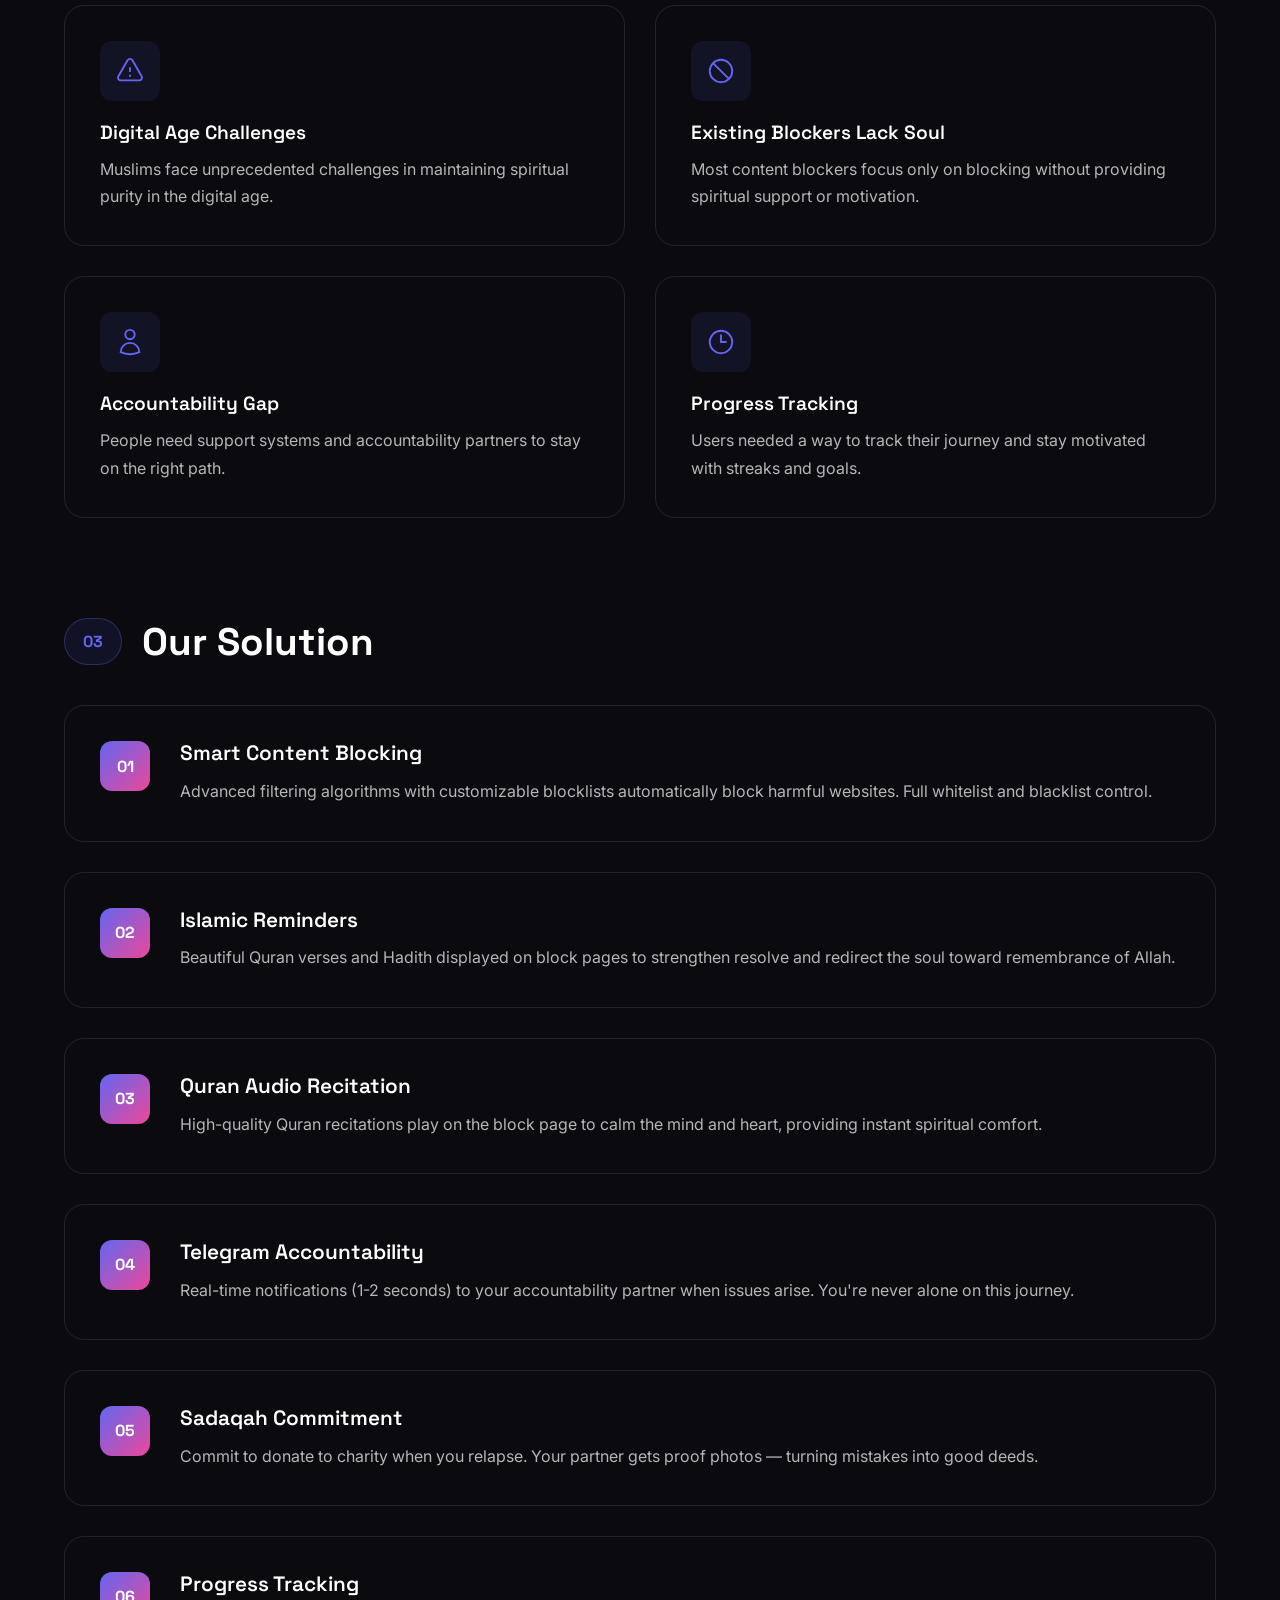
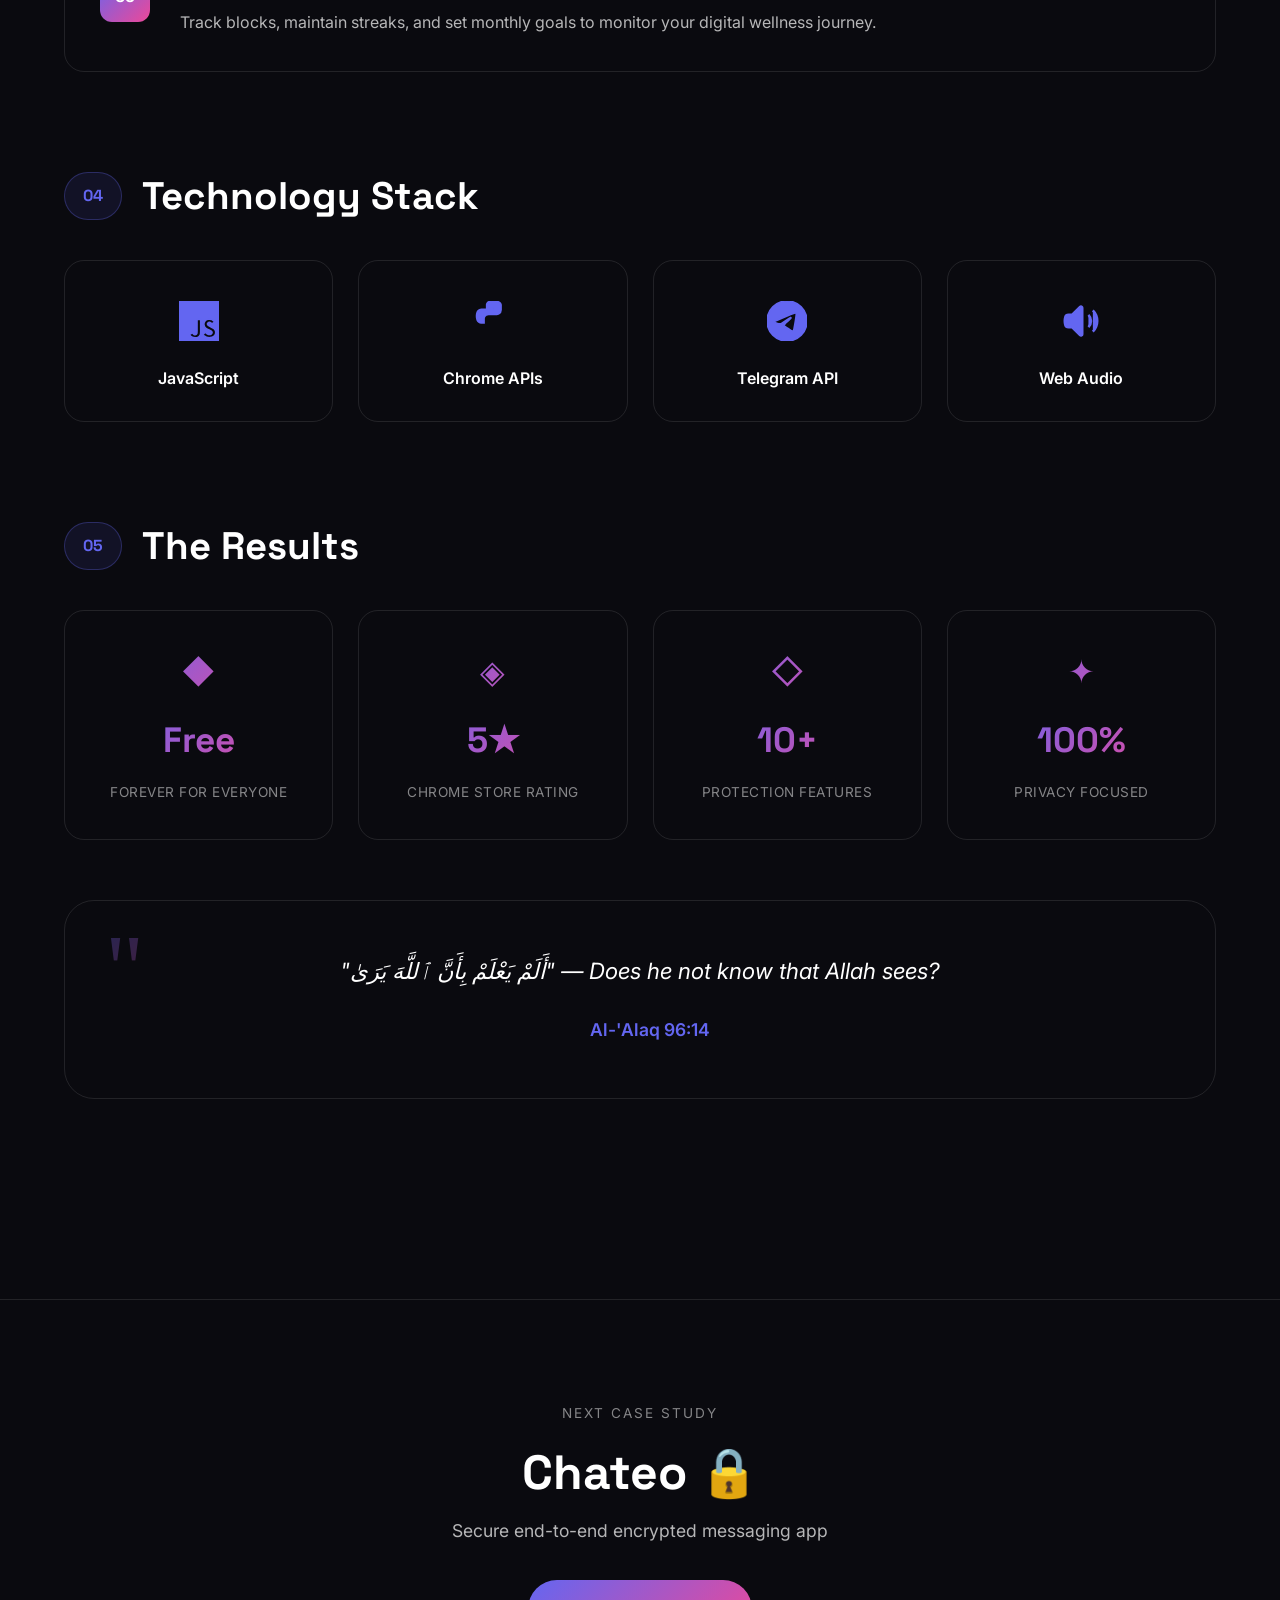
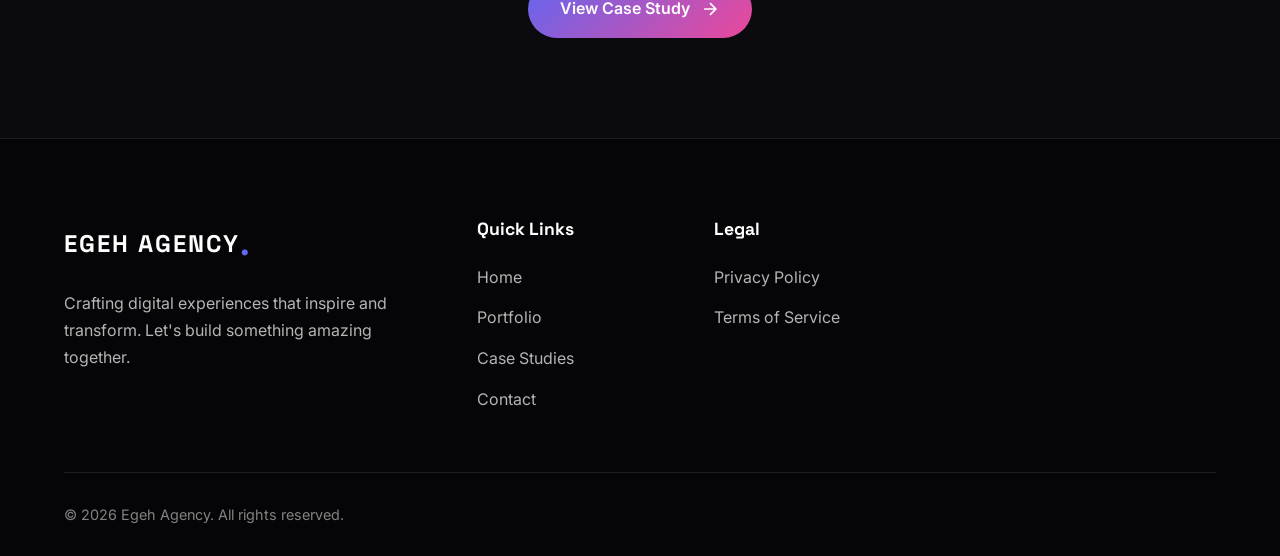
<file: case-purity.html>
<!DOCTYPE html>
<html lang="en">
<head>
    <meta charset="UTF-8">
    <meta name="viewport" content="width=device-width, initial-scale=1.0">
    <meta name="description" content="Purity Guard Case Study - Digital wellness Chrome extension with Islamic reminders">
    <title>Purity Guard Case Study | Egeh Agency</title>
    <link rel="stylesheet" href="css/style.css">
    <link rel="preconnect" href="https://fonts.googleapis.com">
    <link rel="preconnect" href="https://fonts.gstatic.com" crossorigin>
    <link href="https://fonts.googleapis.com/css2?family=Inter:wght@300;400;500;600;700;800&family=Space+Grotesk:wght@400;500;600;700&display=swap" rel="stylesheet">
</head>
<body class="case-page">
    <!-- Preloader -->
    <div class="preloader" id="preloader">
        <div class="loader">
            <span class="loader-text">EGEH AGENCY</span>
            <div class="loader-bar"></div>
        </div>
    </div>

    <!-- Cursor -->
    <div class="cursor" id="cursor"></div>
    <div class="cursor-follower" id="cursor-follower"></div>

    <!-- Navigation -->
    <nav class="navbar navbar-dark" id="navbar">
        <div class="nav-container">
            <a href="index.html" class="logo">
                <span class="logo-text">EGEH AGENCY</span>
                <span class="logo-dot">.</span>
            </a>
            <ul class="nav-menu" id="nav-menu">
                <li><a href="index.html" class="nav-link">Home</a></li>
                <li><a href="index.html#services" class="nav-link">Services</a></li>
                <li><a href="index.html#portfolio" class="nav-link">Portfolio</a></li>
                <li><a href="case-studies.html" class="nav-link active">Case Studies</a></li>
                <li><a href="index.html#about" class="nav-link">About</a></li>
                <li><a href="index.html#contact" class="nav-link">Contact</a></li>
            </ul>
            <a href="index.html#contact" class="nav-cta">Let's Talk</a>
            <button class="nav-toggle" id="nav-toggle" aria-label="Toggle navigation">
                <span></span>
                <span></span>
                <span></span>
            </button>
        </div>
    </nav>

    <!-- Case Study Hero -->
    <section class="case-single-hero" style="--case-color: #8b5cf6;">
        <div class="hero-bg">
            <div class="case-gradient" style="background: linear-gradient(135deg, #8b5cf6 0%, #6366f1 50%, #4f46e5 100%);"></div>
            <div class="hero-grid"></div>
            <div class="case-shapes">
                <div class="case-shape shape-1"></div>
                <div class="case-shape shape-2"></div>
                <div class="case-shape shape-3"></div>
                <div class="case-shape shape-4"></div>
            </div>
        </div>
        <div class="container">
            <div class="case-single-header">
                <a href="case-studies.html" class="back-link">
                    <svg width="20" height="20" viewBox="0 0 24 24" fill="none" stroke="currentColor" stroke-width="2">
                        <path d="M19 12H5M12 19l-7-7 7-7"/>
                    </svg>
                    <span>All Case Studies</span>
                </a>
                <span class="case-category-tag">◆ Chrome Extension</span>
                <h1 class="case-single-title">Purity Guard</h1>
                <p class="case-single-tagline">Your Digital Wellness Guardian</p>
                <div class="case-meta">
                    <div class="meta-item">
                        <span class="meta-label">Project</span>
                        <span class="meta-value">Personal Project</span>
                    </div>
                    <div class="meta-item">
                        <span class="meta-label">Year</span>
                        <span class="meta-value">2025</span>
                    </div>
                    <div class="meta-item">
                        <span class="meta-label">Platform</span>
                        <span class="meta-value">Chrome Web Store</span>
                    </div>
                </div>
                <a href="https://chromewebstore.google.com/detail/kdjbmnmfppgifnpaoediclncglnogihe" target="_blank" class="case-live-btn">
                    <span>Install Extension</span>
                    <svg width="16" height="16" viewBox="0 0 24 24" fill="none" stroke="currentColor" stroke-width="2">
                        <path d="M18 13v6a2 2 0 0 1-2 2H5a2 2 0 0 1-2-2V8a2 2 0 0 1 2-2h6M15 3h6v6M10 14L21 3"/>
                    </svg>
                </a>
            </div>
        </div>
    </section>

    <!-- Case Study Content -->
    <section class="case-single-content">
        <div class="container">
            
            <!-- Overview -->
            <article class="case-block overview-block">
                <div class="block-header">
                    <span class="block-number">01</span>
                    <h2>Project Overview</h2>
                </div>
                <div class="block-content">
                    <div class="overview-text">
                        <p class="lead">Purity Guard is a powerful Chrome extension designed to help Muslims maintain spiritual and digital purity. It combines smart content blocking with beautiful Islamic reminders, creating a comprehensive digital wellness solution.</p>
                        <p>The extension is completely free, privacy-focused, and built with love for the Ummah. It features advanced filtering algorithms, customizable settings, and unique accountability features like Telegram alerts and Sadaqah commitments.</p>
                    </div>
                    <div class="overview-stats">
                        <div class="stat-card" style="--accent: #8b5cf6;">
                            <span class="stat-value">Free</span>
                            <span class="stat-label">Forever</span>
                        </div>
                        <div class="stat-card" style="--accent: #8b5cf6;">
                            <span class="stat-value">5★</span>
                            <span class="stat-label">Rating</span>
                        </div>
                        <div class="stat-card" style="--accent: #8b5cf6;">
                            <span class="stat-value">10+</span>
                            <span class="stat-label">Features</span>
                        </div>
                    </div>
                </div>
            </article>

            <!-- Challenge -->
            <article class="case-block challenge-block">
                <div class="block-header">
                    <span class="block-number">02</span>
                    <h2>The Challenge</h2>
                </div>
                <div class="block-content">
                    <div class="challenge-grid">
                        <div class="challenge-item">
                            <div class="challenge-icon">
                                <svg viewBox="0 0 24 24" fill="none" stroke="currentColor" stroke-width="1.5">
                                    <path d="M12 9v3.75m-9.303 3.376c-.866 1.5.217 3.374 1.948 3.374h14.71c1.73 0 2.813-1.874 1.948-3.374L13.949 3.378c-.866-1.5-3.032-1.5-3.898 0L2.697 16.126zM12 15.75h.007v.008H12v-.008z"/>
                                </svg>
                            </div>
                            <h4>Digital Age Challenges</h4>
                            <p>Muslims face unprecedented challenges in maintaining spiritual purity in the digital age.</p>
                        </div>
                        <div class="challenge-item">
                            <div class="challenge-icon">
                                <svg viewBox="0 0 24 24" fill="none" stroke="currentColor" stroke-width="1.5">
                                    <path d="M18.364 18.364A9 9 0 005.636 5.636m12.728 12.728A9 9 0 015.636 5.636m12.728 12.728L5.636 5.636"/>
                                </svg>
                            </div>
                            <h4>Existing Blockers Lack Soul</h4>
                            <p>Most content blockers focus only on blocking without providing spiritual support or motivation.</p>
                        </div>
                        <div class="challenge-item">
                            <div class="challenge-icon">
                                <svg viewBox="0 0 24 24" fill="none" stroke="currentColor" stroke-width="1.5">
                                    <path d="M15.75 6a3.75 3.75 0 11-7.5 0 3.75 3.75 0 017.5 0zM4.501 20.118a7.5 7.5 0 0114.998 0A17.933 17.933 0 0112 21.75c-2.676 0-5.216-.584-7.499-1.632z"/>
                                </svg>
                            </div>
                            <h4>Accountability Gap</h4>
                            <p>People need support systems and accountability partners to stay on the right path.</p>
                        </div>
                        <div class="challenge-item">
                            <div class="challenge-icon">
                                <svg viewBox="0 0 24 24" fill="none" stroke="currentColor" stroke-width="1.5">
                                    <path d="M12 6v6h4.5m4.5 0a9 9 0 11-18 0 9 9 0 0118 0z"/>
                                </svg>
                            </div>
                            <h4>Progress Tracking</h4>
                            <p>Users needed a way to track their journey and stay motivated with streaks and goals.</p>
                        </div>
                    </div>
                </div>
            </article>

            <!-- Solution -->
            <article class="case-block solution-block">
                <div class="block-header">
                    <span class="block-number">03</span>
                    <h2>Our Solution</h2>
                </div>
                <div class="block-content">
                    <div class="solution-features">
                        <div class="solution-item">
                            <div class="solution-number">01</div>
                            <div class="solution-content">
                                <h4>Smart Content Blocking</h4>
                                <p>Advanced filtering algorithms with customizable blocklists automatically block harmful websites. Full whitelist and blacklist control.</p>
                            </div>
                        </div>
                        <div class="solution-item">
                            <div class="solution-number">02</div>
                            <div class="solution-content">
                                <h4>Islamic Reminders</h4>
                                <p>Beautiful Quran verses and Hadith displayed on block pages to strengthen resolve and redirect the soul toward remembrance of Allah.</p>
                            </div>
                        </div>
                        <div class="solution-item">
                            <div class="solution-number">03</div>
                            <div class="solution-content">
                                <h4>Quran Audio Recitation</h4>
                                <p>High-quality Quran recitations play on the block page to calm the mind and heart, providing instant spiritual comfort.</p>
                            </div>
                        </div>
                        <div class="solution-item">
                            <div class="solution-number">04</div>
                            <div class="solution-content">
                                <h4>Telegram Accountability</h4>
                                <p>Real-time notifications (1-2 seconds) to your accountability partner when issues arise. You're never alone on this journey.</p>
                            </div>
                        </div>
                        <div class="solution-item">
                            <div class="solution-number">05</div>
                            <div class="solution-content">
                                <h4>Sadaqah Commitment</h4>
                                <p>Commit to donate to charity when you relapse. Your partner gets proof photos — turning mistakes into good deeds.</p>
                            </div>
                        </div>
                        <div class="solution-item">
                            <div class="solution-number">06</div>
                            <div class="solution-content">
                                <h4>Progress Tracking</h4>
                                <p>Track blocks, maintain streaks, and set monthly goals to monitor your digital wellness journey.</p>
                            </div>
                        </div>
                    </div>
                </div>
            </article>

            <!-- Tech Stack -->
            <article class="case-block tech-block">
                <div class="block-header">
                    <span class="block-number">04</span>
                    <h2>Technology Stack</h2>
                </div>
                <div class="block-content">
                    <div class="tech-grid">
                        <div class="tech-item">
                            <div class="tech-icon">
                                <svg viewBox="0 0 24 24" fill="currentColor">
                                    <path d="M0 0h24v24H0V0zm22.034 18.276c-.175-1.095-.888-2.015-3.003-2.873-.736-.345-1.554-.585-1.797-1.14-.091-.33-.105-.51-.046-.705.15-.646.915-.84 1.515-.66.39.12.75.42.976.9 1.034-.676 1.034-.676 1.755-1.125-.27-.42-.404-.601-.586-.78-.63-.705-1.469-1.065-2.834-1.034l-.705.089c-.676.165-1.32.525-1.71 1.005-1.14 1.291-.811 3.541.569 4.471 1.365 1.02 3.361 1.244 3.616 2.205.24 1.17-.87 1.545-1.966 1.41-.811-.18-1.26-.586-1.755-1.336l-1.83 1.051c.21.48.45.689.81 1.109 1.74 1.756 6.09 1.666 6.871-1.004.029-.09.24-.705.074-1.65l.046.067zm-8.983-7.245h-2.248c0 1.938-.009 3.864-.009 5.805 0 1.232.063 2.363-.138 2.711-.33.689-1.18.601-1.566.48-.396-.196-.597-.466-.83-.855-.063-.105-.11-.196-.127-.196l-1.825 1.125c.305.63.75 1.172 1.324 1.517.855.51 2.004.675 3.207.405.783-.226 1.458-.691 1.811-1.411.51-.93.402-2.07.397-3.346.012-2.054 0-4.109 0-6.179l.004-.056z"/>
                                </svg>
                            </div>
                            <span>JavaScript</span>
                        </div>
                        <div class="tech-item">
                            <div class="tech-icon">
                                <svg viewBox="0 0 24 24" fill="currentColor">
                                    <path d="M12 0C8.21 0 8.21 2.13 8.21 2.13l.01 2.21h3.83v.66H5.34S2.13 4.66 2.13 8.97c0 4.32 2.81 4.16 2.81 4.16h1.68V10.8s-.09-2.81 2.76-2.81h4.76s2.68.04 2.68-2.59V2.81S17.38 0 12 0z"/>
                                </svg>
                            </div>
                            <span>Chrome APIs</span>
                        </div>
                        <div class="tech-item">
                            <div class="tech-icon">
                                <svg viewBox="0 0 24 24" fill="currentColor">
                                    <path d="M11.944 0A12 12 0 0 0 0 12a12 12 0 0 0 12 12 12 12 0 0 0 12-12A12 12 0 0 0 12 0a12 12 0 0 0-.056 0zm4.962 7.224c.1-.002.321.023.465.14a.506.506 0 0 1 .171.325c.016.093.036.306.02.472-.18 1.898-.962 6.502-1.36 8.627-.168.9-.499 1.201-.82 1.23-.696.065-1.225-.46-1.9-.902-1.056-.693-1.653-1.124-2.678-1.8-1.185-.78-.417-1.21.258-1.91.177-.184 3.247-2.977 3.307-3.23.007-.032.014-.15-.056-.212s-.174-.041-.249-.024c-.106.024-1.793 1.14-5.061 3.345-.48.33-.913.49-1.302.48-.428-.008-1.252-.241-1.865-.44-.752-.245-1.349-.374-1.297-.789.027-.216.325-.437.893-.663 3.498-1.524 5.83-2.529 6.998-3.014 3.332-1.386 4.025-1.627 4.476-1.635z"/>
                                </svg>
                            </div>
                            <span>Telegram API</span>
                        </div>
                        <div class="tech-item">
                            <div class="tech-icon">
                                <svg viewBox="0 0 24 24" fill="none" stroke="currentColor" stroke-width="1.5">
                                    <path d="M19.114 5.636a9 9 0 010 12.728M16.463 8.288a5.25 5.25 0 010 7.424M6.75 8.25l4.72-4.72a.75.75 0 011.28.53v15.88a.75.75 0 01-1.28.53l-4.72-4.72H4.51c-.88 0-1.704-.507-1.938-1.354A9.01 9.01 0 012.25 12c0-.83.112-1.633.322-2.396C2.806 8.756 3.63 8.25 4.51 8.25H6.75z"/>
                                </svg>
                            </div>
                            <span>Web Audio</span>
                        </div>
                    </div>
                </div>
            </article>

            <!-- Results -->
            <article class="case-block results-block">
                <div class="block-header">
                    <span class="block-number">05</span>
                    <h2>The Results</h2>
                </div>
                <div class="block-content">
                    <div class="results-grid">
                        <div class="result-card">
                            <div class="result-icon">◆</div>
                            <span class="result-value">Free</span>
                            <span class="result-label">Forever for Everyone</span>
                        </div>
                        <div class="result-card">
                            <div class="result-icon">◈</div>
                            <span class="result-value">5★</span>
                            <span class="result-label">Chrome Store Rating</span>
                        </div>
                        <div class="result-card">
                            <div class="result-icon">◇</div>
                            <span class="result-value">10+</span>
                            <span class="result-label">Protection Features</span>
                        </div>
                        <div class="result-card">
                            <div class="result-icon">✦</div>
                            <span class="result-value">100%</span>
                            <span class="result-label">Privacy Focused</span>
                        </div>
                    </div>
                    <div class="testimonial-block">
                        <div class="quote-icon">"</div>
                        <blockquote>
                            "أَلَمْ يَعْلَمْ بِأَنَّ ٱللَّهَ يَرَىٰ" — Does he not know that Allah sees?
                        </blockquote>
                        <div class="testimonial-author">
                            <span class="author-name">Al-'Alaq 96:14</span>
                        </div>
                    </div>
                </div>
            </article>

        </div>
    </section>

    <!-- Next Case Study -->
    <section class="next-case">
        <div class="container">
            <div class="next-case-content">
                <span class="next-label">Next Case Study</span>
                <h3 class="next-title">Chateo 🔒</h3>
                <p class="next-description">Secure end-to-end encrypted messaging app</p>
                <a href="case-chateo.html" class="btn btn-primary">
                    <span>View Case Study</span>
                    <svg width="20" height="20" viewBox="0 0 24 24" fill="none" stroke="currentColor" stroke-width="2">
                        <path d="M5 12h14M12 5l7 7-7 7"/>
                    </svg>
                </a>
            </div>
        </div>
    </section>

    <!-- Footer -->
    <footer class="footer">
        <div class="container">
            <div class="footer-grid">
                <div class="footer-brand">
                    <a href="index.html" class="logo">
                        <span class="logo-text">EGEH AGENCY</span>
                        <span class="logo-dot">.</span>
                    </a>
                    <p class="footer-description">
                        Crafting digital experiences that inspire and transform. Let's build something amazing together.
                    </p>
                </div>
                <div class="footer-links">
                    <h4>Quick Links</h4>
                    <ul>
                        <li><a href="index.html">Home</a></li>
                        <li><a href="index.html#portfolio">Portfolio</a></li>
                        <li><a href="case-studies.html">Case Studies</a></li>
                        <li><a href="index.html#contact">Contact</a></li>
                    </ul>
                </div>
                <div class="footer-links">
                    <h4>Legal</h4>
                    <ul>
                        <li><a href="privacy.html">Privacy Policy</a></li>
                        <li><a href="terms.html">Terms of Service</a></li>
                    </ul>
                </div>
            </div>
            <div class="footer-bottom">
                <p>&copy; 2026 Egeh Agency. All rights reserved.</p>
            </div>
        </div>
    </footer>

    <script src="js/main.js"></script>
</body>
</html>
</file>
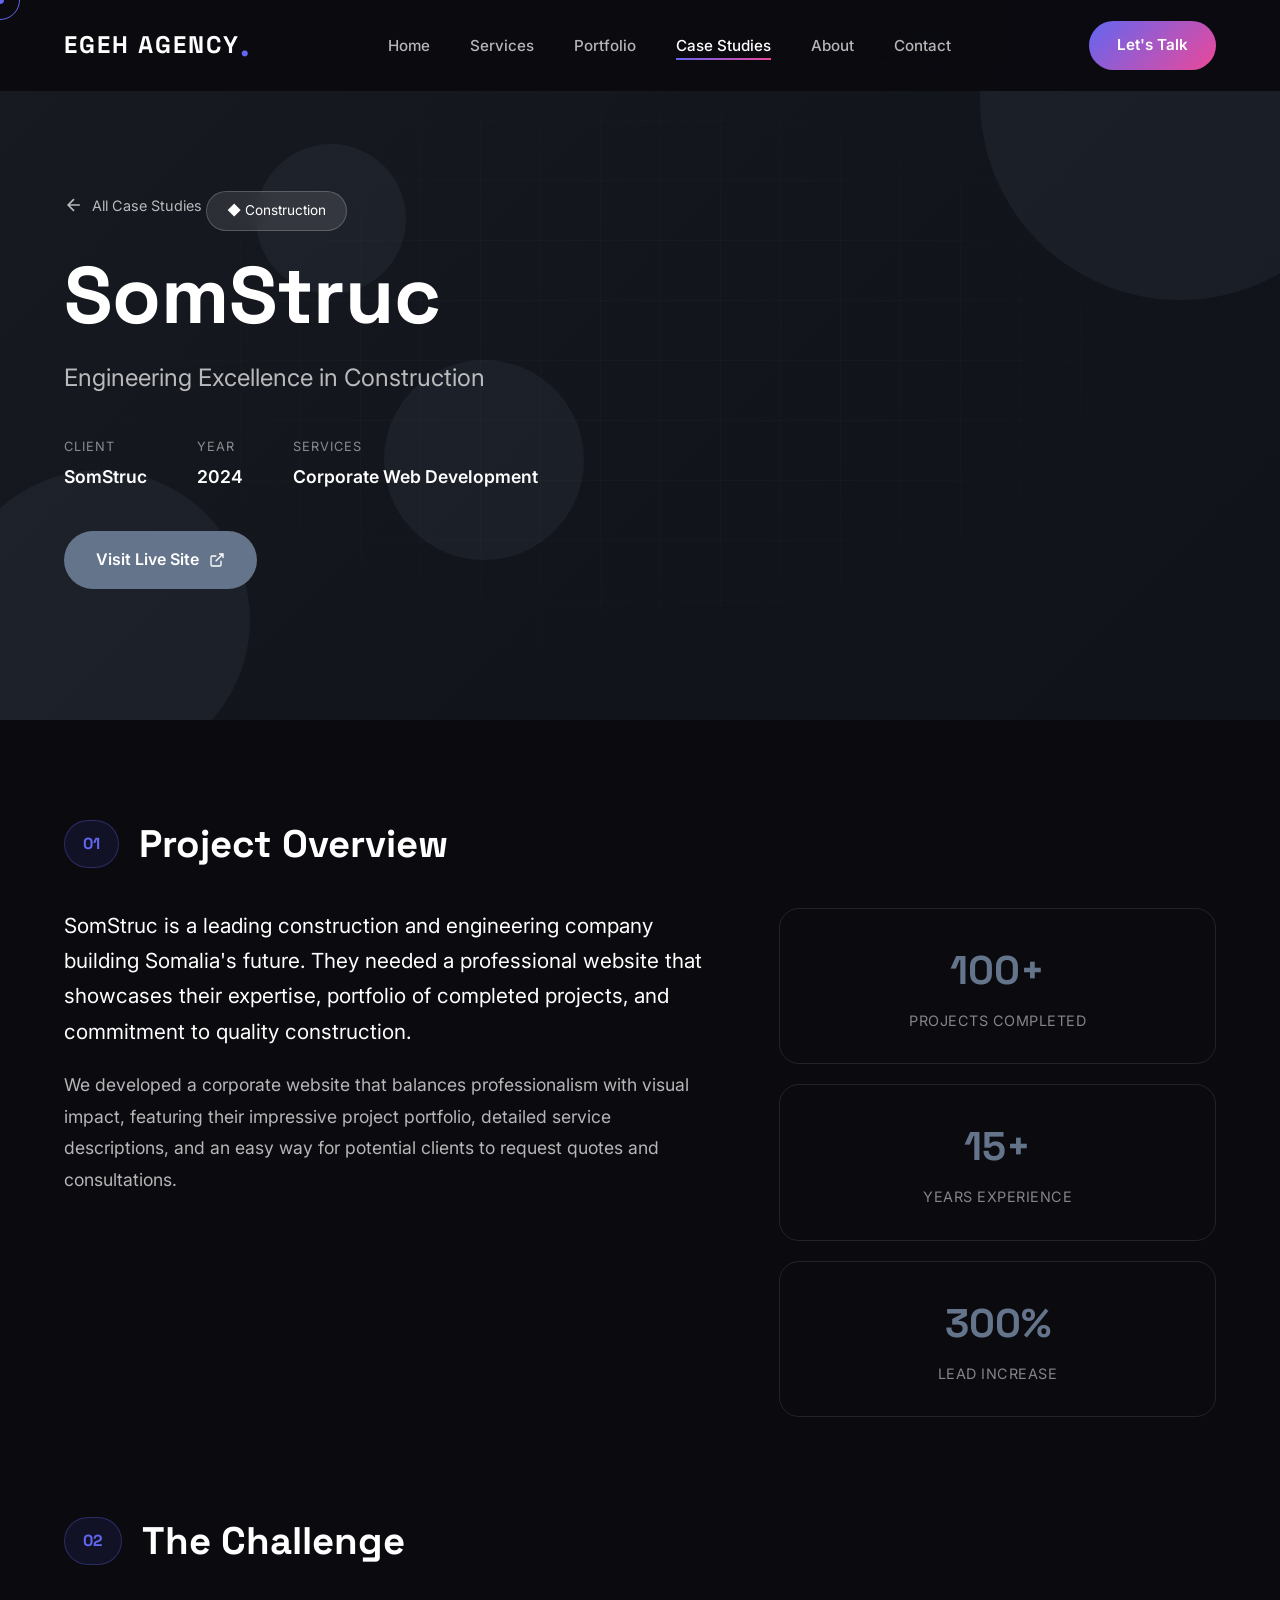
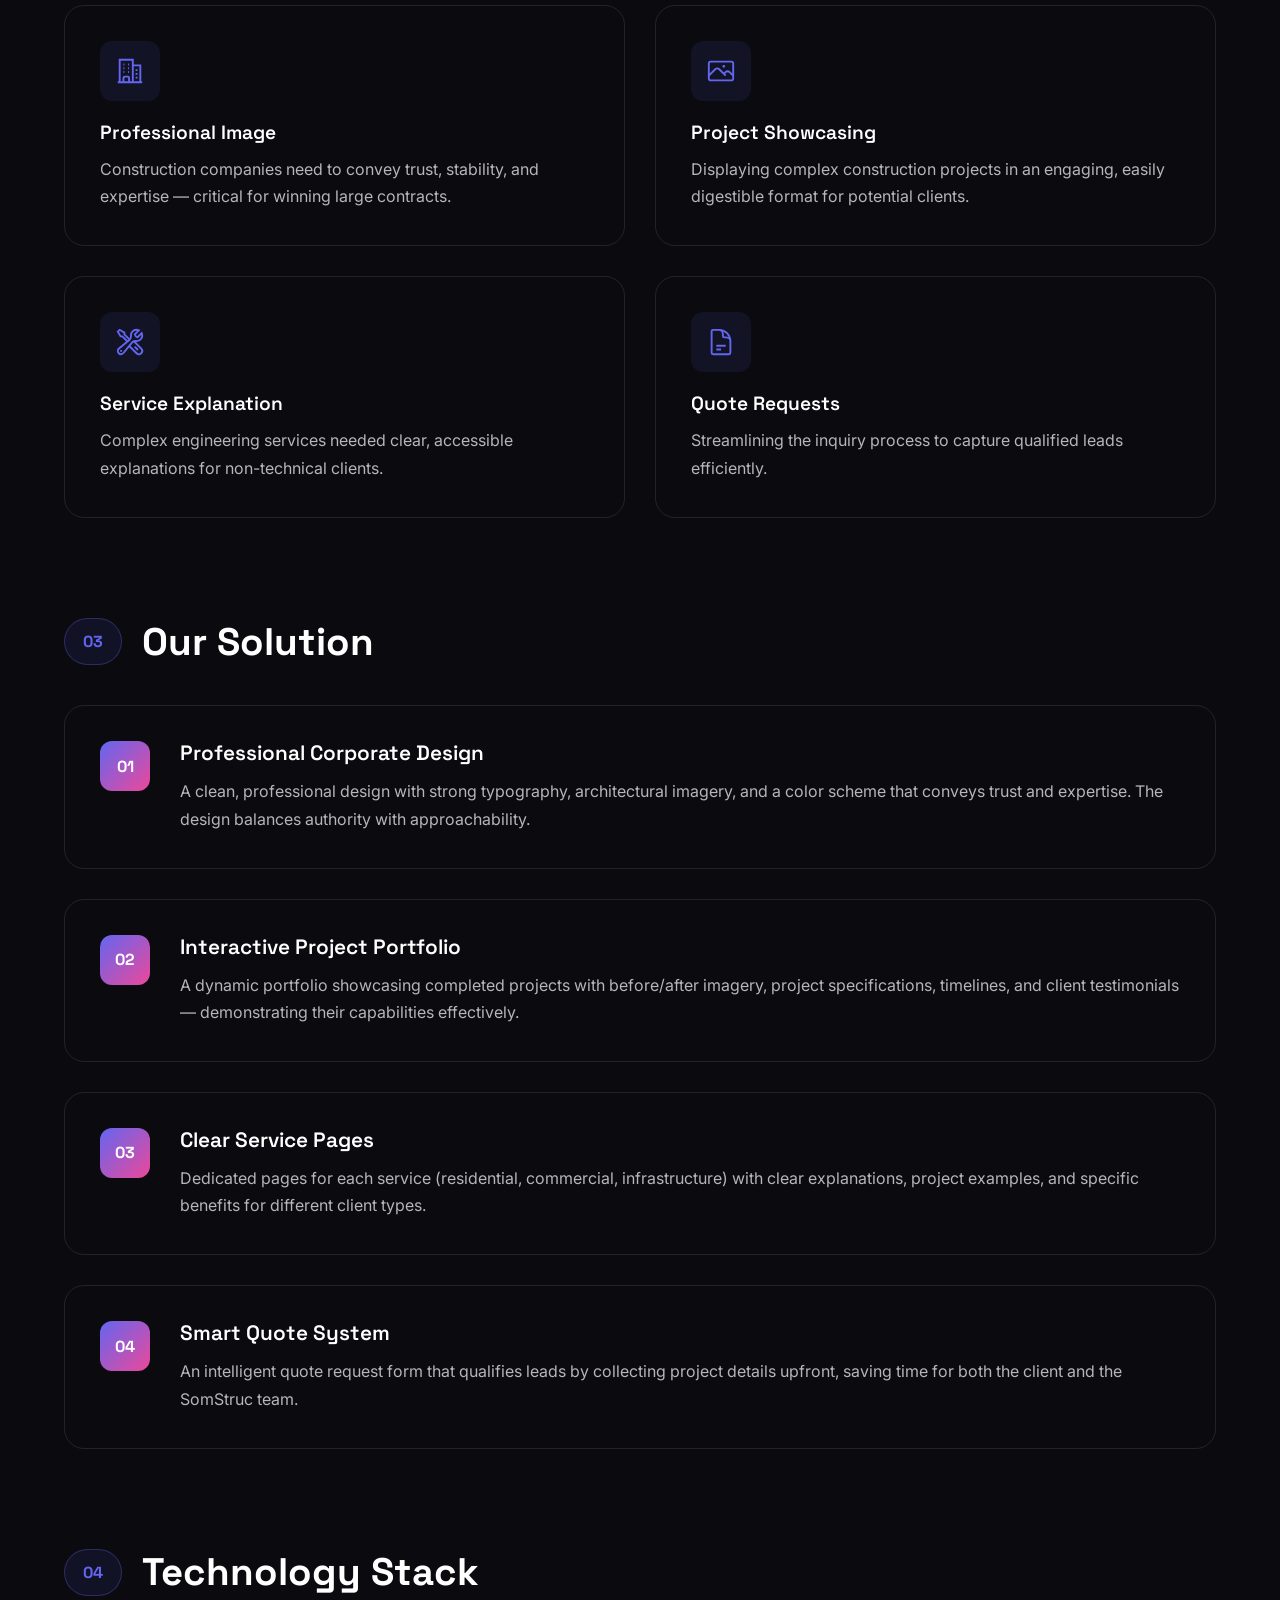
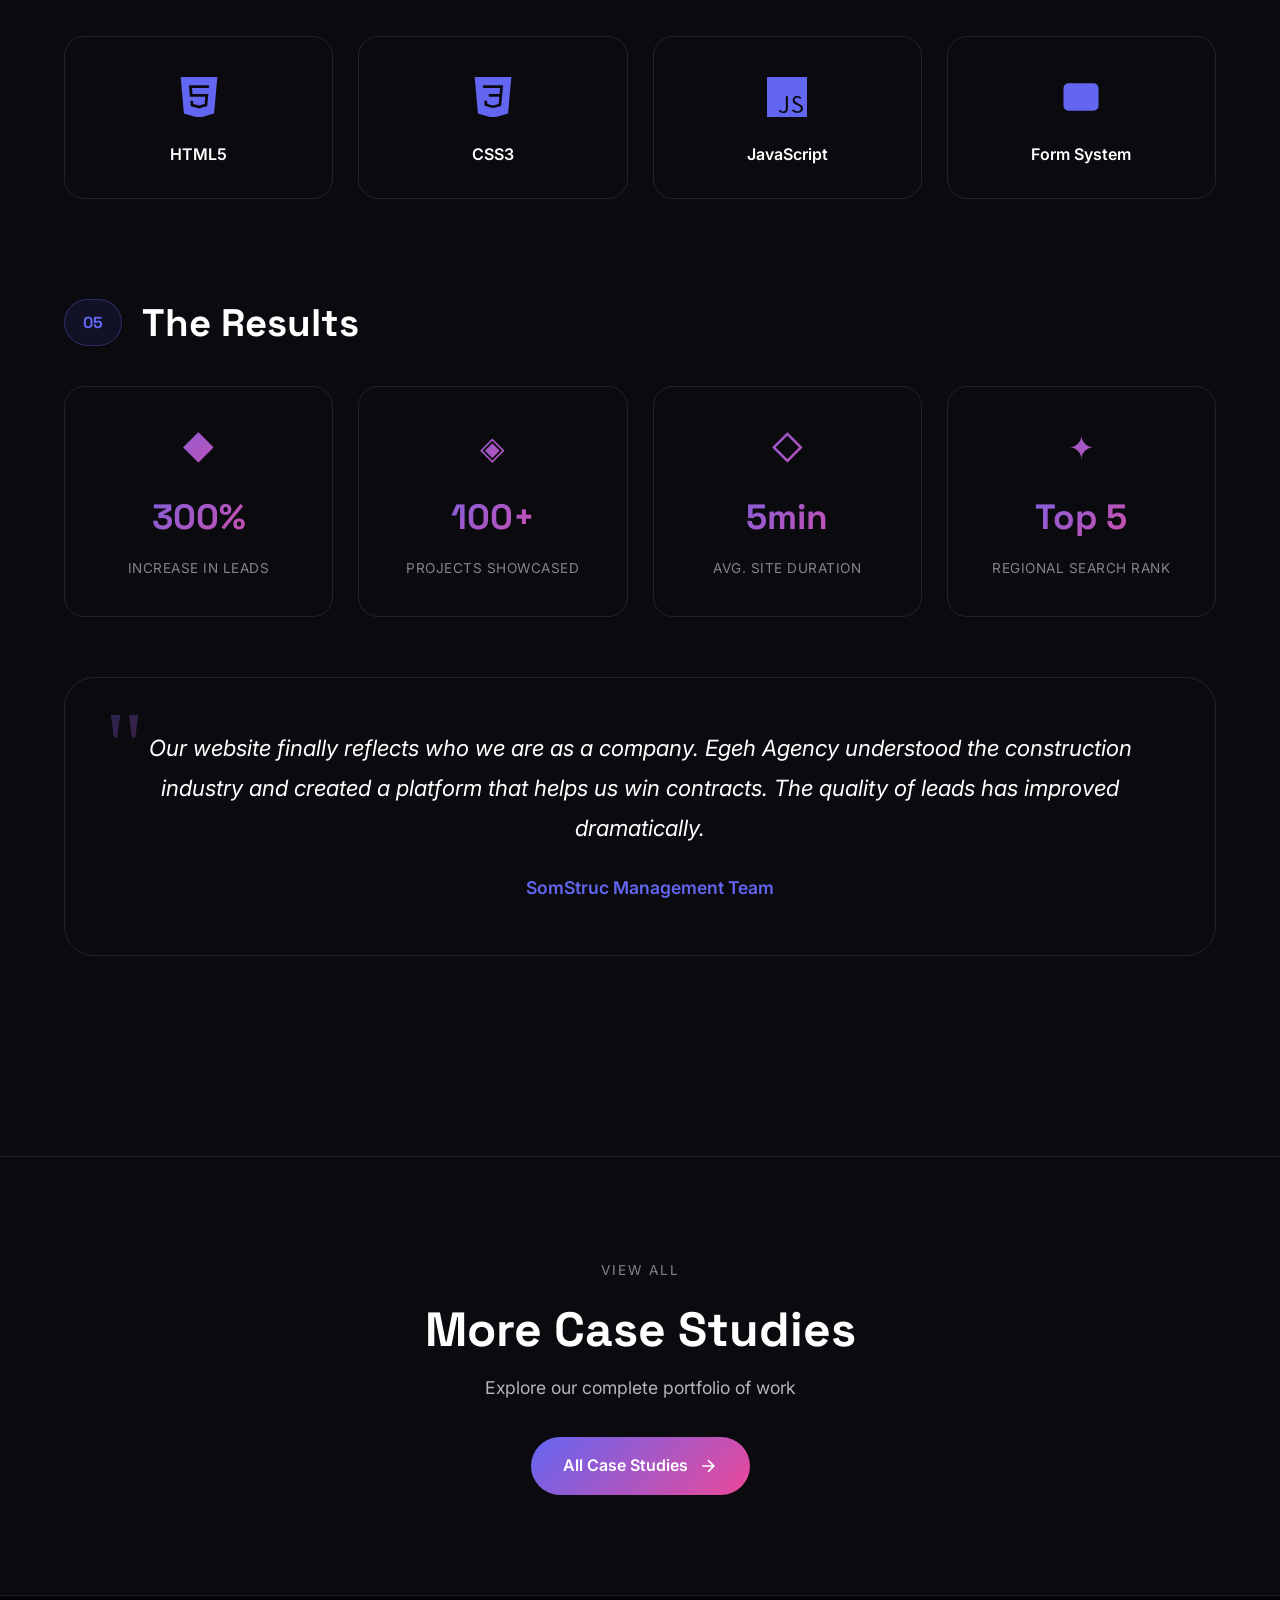
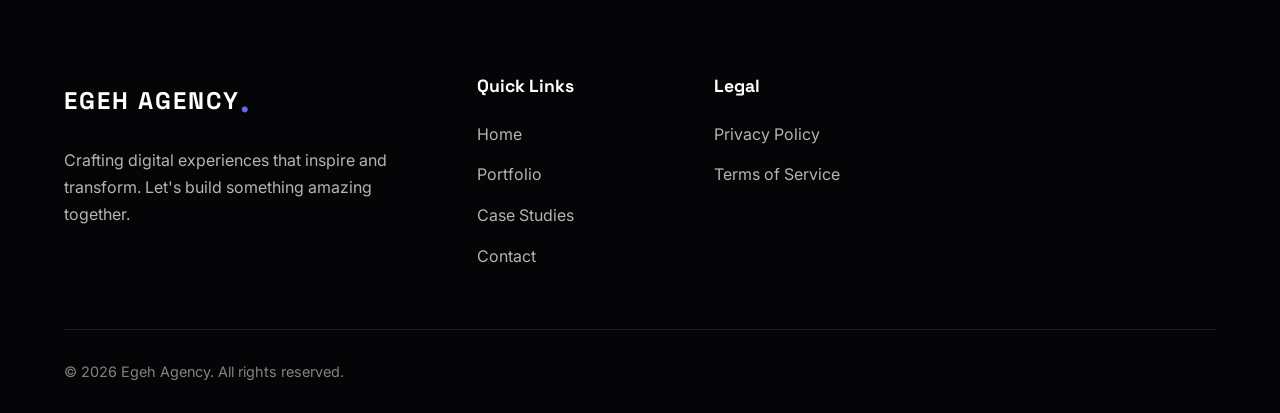
<file: case-somstruc.html>
<!DOCTYPE html>
<html lang="en">
<head>
    <meta charset="UTF-8">
    <meta name="viewport" content="width=device-width, initial-scale=1.0">
    <meta name="description" content="SomStruc Case Study - Construction and engineering company website">
    <title>SomStruc Case Study | Egeh Agency</title>
    <link rel="stylesheet" href="css/style.css">
    <link rel="preconnect" href="https://fonts.googleapis.com">
    <link rel="preconnect" href="https://fonts.gstatic.com" crossorigin>
    <link href="https://fonts.googleapis.com/css2?family=Inter:wght@300;400;500;600;700;800&family=Space+Grotesk:wght@400;500;600;700&display=swap" rel="stylesheet">
</head>
<body class="case-page">
    <!-- Preloader -->
    <div class="preloader" id="preloader">
        <div class="loader">
            <span class="loader-text">EGEH AGENCY</span>
            <div class="loader-bar"></div>
        </div>
    </div>

    <!-- Cursor -->
    <div class="cursor" id="cursor"></div>
    <div class="cursor-follower" id="cursor-follower"></div>

    <!-- Navigation -->
    <nav class="navbar navbar-dark" id="navbar">
        <div class="nav-container">
            <a href="index.html" class="logo">
                <span class="logo-text">EGEH AGENCY</span>
                <span class="logo-dot">.</span>
            </a>
            <ul class="nav-menu" id="nav-menu">
                <li><a href="index.html" class="nav-link">Home</a></li>
                <li><a href="index.html#services" class="nav-link">Services</a></li>
                <li><a href="index.html#portfolio" class="nav-link">Portfolio</a></li>
                <li><a href="case-studies.html" class="nav-link active">Case Studies</a></li>
                <li><a href="index.html#about" class="nav-link">About</a></li>
                <li><a href="index.html#contact" class="nav-link">Contact</a></li>
            </ul>
            <a href="index.html#contact" class="nav-cta">Let's Talk</a>
            <button class="nav-toggle" id="nav-toggle" aria-label="Toggle navigation">
                <span></span>
                <span></span>
                <span></span>
            </button>
        </div>
    </nav>

    <!-- Case Study Hero -->
    <section class="case-single-hero" style="--case-color: #64748b;">
        <div class="hero-bg">
            <div class="case-gradient" style="background: linear-gradient(135deg, #64748b 0%, #475569 50%, #334155 100%);"></div>
            <div class="hero-grid"></div>
            <div class="case-shapes">
                <div class="case-shape shape-1"></div>
                <div class="case-shape shape-2"></div>
                <div class="case-shape shape-3"></div>
                <div class="case-shape shape-4"></div>
            </div>
        </div>
        <div class="container">
            <div class="case-single-header">
                <a href="case-studies.html" class="back-link">
                    <svg width="20" height="20" viewBox="0 0 24 24" fill="none" stroke="currentColor" stroke-width="2">
                        <path d="M19 12H5M12 19l-7-7 7-7"/>
                    </svg>
                    <span>All Case Studies</span>
                </a>
                <span class="case-category-tag">◆ Construction</span>
                <h1 class="case-single-title">SomStruc</h1>
                <p class="case-single-tagline">Engineering Excellence in Construction</p>
                <div class="case-meta">
                    <div class="meta-item">
                        <span class="meta-label">Client</span>
                        <span class="meta-value">SomStruc</span>
                    </div>
                    <div class="meta-item">
                        <span class="meta-label">Year</span>
                        <span class="meta-value">2024</span>
                    </div>
                    <div class="meta-item">
                        <span class="meta-label">Services</span>
                        <span class="meta-value">Corporate Web Development</span>
                    </div>
                </div>
                <a href="https://somstruc.com" target="_blank" class="case-live-btn">
                    <span>Visit Live Site</span>
                    <svg width="16" height="16" viewBox="0 0 24 24" fill="none" stroke="currentColor" stroke-width="2">
                        <path d="M18 13v6a2 2 0 0 1-2 2H5a2 2 0 0 1-2-2V8a2 2 0 0 1 2-2h6M15 3h6v6M10 14L21 3"/>
                    </svg>
                </a>
            </div>
        </div>
    </section>

    <!-- Case Study Content -->
    <section class="case-single-content">
        <div class="container">
            
            <!-- Overview -->
            <article class="case-block overview-block">
                <div class="block-header">
                    <span class="block-number">01</span>
                    <h2>Project Overview</h2>
                </div>
                <div class="block-content">
                    <div class="overview-text">
                        <p class="lead">SomStruc is a leading construction and engineering company building Somalia's future. They needed a professional website that showcases their expertise, portfolio of completed projects, and commitment to quality construction.</p>
                        <p>We developed a corporate website that balances professionalism with visual impact, featuring their impressive project portfolio, detailed service descriptions, and an easy way for potential clients to request quotes and consultations.</p>
                    </div>
                    <div class="overview-stats">
                        <div class="stat-card" style="--accent: #64748b;">
                            <span class="stat-value">100+</span>
                            <span class="stat-label">Projects Completed</span>
                        </div>
                        <div class="stat-card" style="--accent: #64748b;">
                            <span class="stat-value">15+</span>
                            <span class="stat-label">Years Experience</span>
                        </div>
                        <div class="stat-card" style="--accent: #64748b;">
                            <span class="stat-value">300%</span>
                            <span class="stat-label">Lead Increase</span>
                        </div>
                    </div>
                </div>
            </article>

            <!-- Challenge -->
            <article class="case-block challenge-block">
                <div class="block-header">
                    <span class="block-number">02</span>
                    <h2>The Challenge</h2>
                </div>
                <div class="block-content">
                    <div class="challenge-grid">
                        <div class="challenge-item">
                            <div class="challenge-icon">
                                <svg viewBox="0 0 24 24" fill="none" stroke="currentColor" stroke-width="1.5">
                                    <path d="M2.25 21h19.5m-18-18v18m10.5-18v18m6-13.5V21M6.75 6.75h.75m-.75 3h.75m-.75 3h.75m3-6h.75m-.75 3h.75m-.75 3h.75M6.75 21v-3.375c0-.621.504-1.125 1.125-1.125h2.25c.621 0 1.125.504 1.125 1.125V21M3 3h12m-.75 4.5H21m-3.75 3.75h.008v.008h-.008v-.008zm0 3h.008v.008h-.008v-.008zm0 3h.008v.008h-.008v-.008z"/>
                                </svg>
                            </div>
                            <h4>Professional Image</h4>
                            <p>Construction companies need to convey trust, stability, and expertise — critical for winning large contracts.</p>
                        </div>
                        <div class="challenge-item">
                            <div class="challenge-icon">
                                <svg viewBox="0 0 24 24" fill="none" stroke="currentColor" stroke-width="1.5">
                                    <path d="M2.25 15.75l5.159-5.159a2.25 2.25 0 013.182 0l5.159 5.159m-1.5-1.5l1.409-1.409a2.25 2.25 0 013.182 0l2.909 2.909m-18 3.75h16.5a1.5 1.5 0 001.5-1.5V6a1.5 1.5 0 00-1.5-1.5H3.75A1.5 1.5 0 002.25 6v12a1.5 1.5 0 001.5 1.5zm10.5-11.25h.008v.008h-.008V8.25zm.375 0a.375.375 0 11-.75 0 .375.375 0 01.75 0z"/>
                                </svg>
                            </div>
                            <h4>Project Showcasing</h4>
                            <p>Displaying complex construction projects in an engaging, easily digestible format for potential clients.</p>
                        </div>
                        <div class="challenge-item">
                            <div class="challenge-icon">
                                <svg viewBox="0 0 24 24" fill="none" stroke="currentColor" stroke-width="1.5">
                                    <path d="M11.42 15.17L17.25 21A2.652 2.652 0 0021 17.25l-5.877-5.877M11.42 15.17l2.496-3.03c.317-.384.74-.626 1.208-.766M11.42 15.17l-4.655 5.653a2.548 2.548 0 11-3.586-3.586l6.837-5.63m5.108-.233c.55-.164 1.163-.188 1.743-.14a4.5 4.5 0 004.486-6.336l-3.276 3.277a3.004 3.004 0 01-2.25-2.25l3.276-3.276a4.5 4.5 0 00-6.336 4.486c.091 1.076-.071 2.264-.904 2.95l-.102.085m-1.745 1.437L5.909 7.5H4.5L2.25 3.75l1.5-1.5L7.5 4.5v1.409l4.26 4.26m-1.745 1.437l1.745-1.437m6.615 8.206L15.75 15.75M4.867 19.125h.008v.008h-.008v-.008z"/>
                                </svg>
                            </div>
                            <h4>Service Explanation</h4>
                            <p>Complex engineering services needed clear, accessible explanations for non-technical clients.</p>
                        </div>
                        <div class="challenge-item">
                            <div class="challenge-icon">
                                <svg viewBox="0 0 24 24" fill="none" stroke="currentColor" stroke-width="1.5">
                                    <path d="M19.5 14.25v-2.625a3.375 3.375 0 00-3.375-3.375h-1.5A1.125 1.125 0 0113.5 7.125v-1.5a3.375 3.375 0 00-3.375-3.375H8.25m0 12.75h7.5m-7.5 3H12M10.5 2.25H5.625c-.621 0-1.125.504-1.125 1.125v17.25c0 .621.504 1.125 1.125 1.125h12.75c.621 0 1.125-.504 1.125-1.125V11.25a9 9 0 00-9-9z"/>
                                </svg>
                            </div>
                            <h4>Quote Requests</h4>
                            <p>Streamlining the inquiry process to capture qualified leads efficiently.</p>
                        </div>
                    </div>
                </div>
            </article>

            <!-- Solution -->
            <article class="case-block solution-block">
                <div class="block-header">
                    <span class="block-number">03</span>
                    <h2>Our Solution</h2>
                </div>
                <div class="block-content">
                    <div class="solution-features">
                        <div class="solution-item">
                            <div class="solution-number">01</div>
                            <div class="solution-content">
                                <h4>Professional Corporate Design</h4>
                                <p>A clean, professional design with strong typography, architectural imagery, and a color scheme that conveys trust and expertise. The design balances authority with approachability.</p>
                            </div>
                        </div>
                        <div class="solution-item">
                            <div class="solution-number">02</div>
                            <div class="solution-content">
                                <h4>Interactive Project Portfolio</h4>
                                <p>A dynamic portfolio showcasing completed projects with before/after imagery, project specifications, timelines, and client testimonials — demonstrating their capabilities effectively.</p>
                            </div>
                        </div>
                        <div class="solution-item">
                            <div class="solution-number">03</div>
                            <div class="solution-content">
                                <h4>Clear Service Pages</h4>
                                <p>Dedicated pages for each service (residential, commercial, infrastructure) with clear explanations, project examples, and specific benefits for different client types.</p>
                            </div>
                        </div>
                        <div class="solution-item">
                            <div class="solution-number">04</div>
                            <div class="solution-content">
                                <h4>Smart Quote System</h4>
                                <p>An intelligent quote request form that qualifies leads by collecting project details upfront, saving time for both the client and the SomStruc team.</p>
                            </div>
                        </div>
                    </div>
                </div>
            </article>

            <!-- Tech Stack -->
            <article class="case-block tech-block">
                <div class="block-header">
                    <span class="block-number">04</span>
                    <h2>Technology Stack</h2>
                </div>
                <div class="block-content">
                    <div class="tech-grid">
                        <div class="tech-item">
                            <div class="tech-icon">
                                <svg viewBox="0 0 24 24" fill="currentColor">
                                    <path d="M1.5 0h21l-1.91 21.563L11.977 24l-8.564-2.438L1.5 0zm7.031 9.75l-.232-2.718 10.059.003.23-2.622L5.412 4.41l.698 8.01h9.126l-.326 3.426-2.91.804-2.955-.81-.188-2.11H6.248l.33 4.171L12 19.351l5.379-1.443.744-8.157H8.531z"/>
                                </svg>
                            </div>
                            <span>HTML5</span>
                        </div>
                        <div class="tech-item">
                            <div class="tech-icon">
                                <svg viewBox="0 0 24 24" fill="currentColor">
                                    <path d="M1.5 0h21l-1.91 21.563L11.977 24l-8.565-2.438L1.5 0zm17.09 4.413L5.41 4.41l.213 2.622 10.125.002-.255 2.716h-6.64l.24 2.573h6.182l-.366 3.523-2.91.804-2.956-.81-.188-2.11h-2.61l.29 3.855L12 19.288l5.373-1.53L18.59 4.414z"/>
                                </svg>
                            </div>
                            <span>CSS3</span>
                        </div>
                        <div class="tech-item">
                            <div class="tech-icon">
                                <svg viewBox="0 0 24 24" fill="currentColor">
                                    <path d="M0 0h24v24H0V0zm22.034 18.276c-.175-1.095-.888-2.015-3.003-2.873-.736-.345-1.554-.585-1.797-1.14-.091-.33-.105-.51-.046-.705.15-.646.915-.84 1.515-.66.39.12.75.42.976.9 1.034-.676 1.034-.676 1.755-1.125-.27-.42-.404-.601-.586-.78-.63-.705-1.469-1.065-2.834-1.034l-.705.089c-.676.165-1.32.525-1.71 1.005-1.14 1.291-.811 3.541.569 4.471 1.365 1.02 3.361 1.244 3.616 2.205.24 1.17-.87 1.545-1.966 1.41-.811-.18-1.26-.586-1.755-1.336l-1.83 1.051c.21.48.45.689.81 1.109 1.74 1.756 6.09 1.666 6.871-1.004.029-.09.24-.705.074-1.65l.046.067zm-8.983-7.245h-2.248c0 1.938-.009 3.864-.009 5.805 0 1.232.063 2.363-.138 2.711-.33.689-1.18.601-1.566.48-.396-.196-.597-.466-.83-.855-.063-.105-.11-.196-.127-.196l-1.825 1.125c.305.63.75 1.172 1.324 1.517.855.51 2.004.675 3.207.405.783-.226 1.458-.691 1.811-1.411.51-.93.402-2.07.397-3.346.012-2.054 0-4.109 0-6.179l.004-.056z"/>
                                </svg>
                            </div>
                            <span>JavaScript</span>
                        </div>
                        <div class="tech-item">
                            <div class="tech-icon">
                                <svg viewBox="0 0 24 24" fill="none" stroke="currentColor" stroke-width="1.5">
                                    <path d="M21.75 6.75v10.5a2.25 2.25 0 01-2.25 2.25h-15a2.25 2.25 0 01-2.25-2.25V6.75m19.5 0A2.25 2.25 0 0019.5 4.5h-15a2.25 2.25 0 00-2.25 2.25m19.5 0v.243a2.25 2.25 0 01-1.07 1.916l-7.5 4.615a2.25 2.25 0 01-2.36 0L3.32 8.91a2.25 2.25 0 01-1.07-1.916V6.75"/>
                                </svg>
                            </div>
                            <span>Form System</span>
                        </div>
                    </div>
                </div>
            </article>

            <!-- Results -->
            <article class="case-block results-block">
                <div class="block-header">
                    <span class="block-number">05</span>
                    <h2>The Results</h2>
                </div>
                <div class="block-content">
                    <div class="results-grid">
                        <div class="result-card">
                            <div class="result-icon">◆</div>
                            <span class="result-value">300%</span>
                            <span class="result-label">Increase in Leads</span>
                        </div>
                        <div class="result-card">
                            <div class="result-icon">◈</div>
                            <span class="result-value">100+</span>
                            <span class="result-label">Projects Showcased</span>
                        </div>
                        <div class="result-card">
                            <div class="result-icon">◇</div>
                            <span class="result-value">5min</span>
                            <span class="result-label">Avg. Site Duration</span>
                        </div>
                        <div class="result-card">
                            <div class="result-icon">✦</div>
                            <span class="result-value">Top 5</span>
                            <span class="result-label">Regional Search Rank</span>
                        </div>
                    </div>
                    <div class="testimonial-block">
                        <div class="quote-icon">"</div>
                        <blockquote>
                            Our website finally reflects who we are as a company. Egeh Agency understood the construction industry and created a platform that helps us win contracts. The quality of leads has improved dramatically.
                        </blockquote>
                        <div class="testimonial-author">
                            <span class="author-name">SomStruc Management Team</span>
                        </div>
                    </div>
                </div>
            </article>

        </div>
    </section>

    <!-- Next Case Study -->
    <section class="next-case">
        <div class="container">
            <div class="next-case-content">
                <span class="next-label">View All</span>
                <h3 class="next-title">More Case Studies</h3>
                <p class="next-description">Explore our complete portfolio of work</p>
                <a href="case-studies.html" class="btn btn-primary">
                    <span>All Case Studies</span>
                    <svg width="20" height="20" viewBox="0 0 24 24" fill="none" stroke="currentColor" stroke-width="2">
                        <path d="M5 12h14M12 5l7 7-7 7"/>
                    </svg>
                </a>
            </div>
        </div>
    </section>

    <!-- Footer -->
    <footer class="footer">
        <div class="container">
            <div class="footer-grid">
                <div class="footer-brand">
                    <a href="index.html" class="logo">
                        <span class="logo-text">EGEH AGENCY</span>
                        <span class="logo-dot">.</span>
                    </a>
                    <p class="footer-description">
                        Crafting digital experiences that inspire and transform. Let's build something amazing together.
                    </p>
                </div>
                <div class="footer-links">
                    <h4>Quick Links</h4>
                    <ul>
                        <li><a href="index.html">Home</a></li>
                        <li><a href="index.html#portfolio">Portfolio</a></li>
                        <li><a href="case-studies.html">Case Studies</a></li>
                        <li><a href="index.html#contact">Contact</a></li>
                    </ul>
                </div>
                <div class="footer-links">
                    <h4>Legal</h4>
                    <ul>
                        <li><a href="privacy.html">Privacy Policy</a></li>
                        <li><a href="terms.html">Terms of Service</a></li>
                    </ul>
                </div>
            </div>
            <div class="footer-bottom">
                <p>&copy; 2026 Egeh Agency. All rights reserved.</p>
            </div>
        </div>
    </footer>

    <script src="js/main.js"></script>
</body>
</html>
</file>
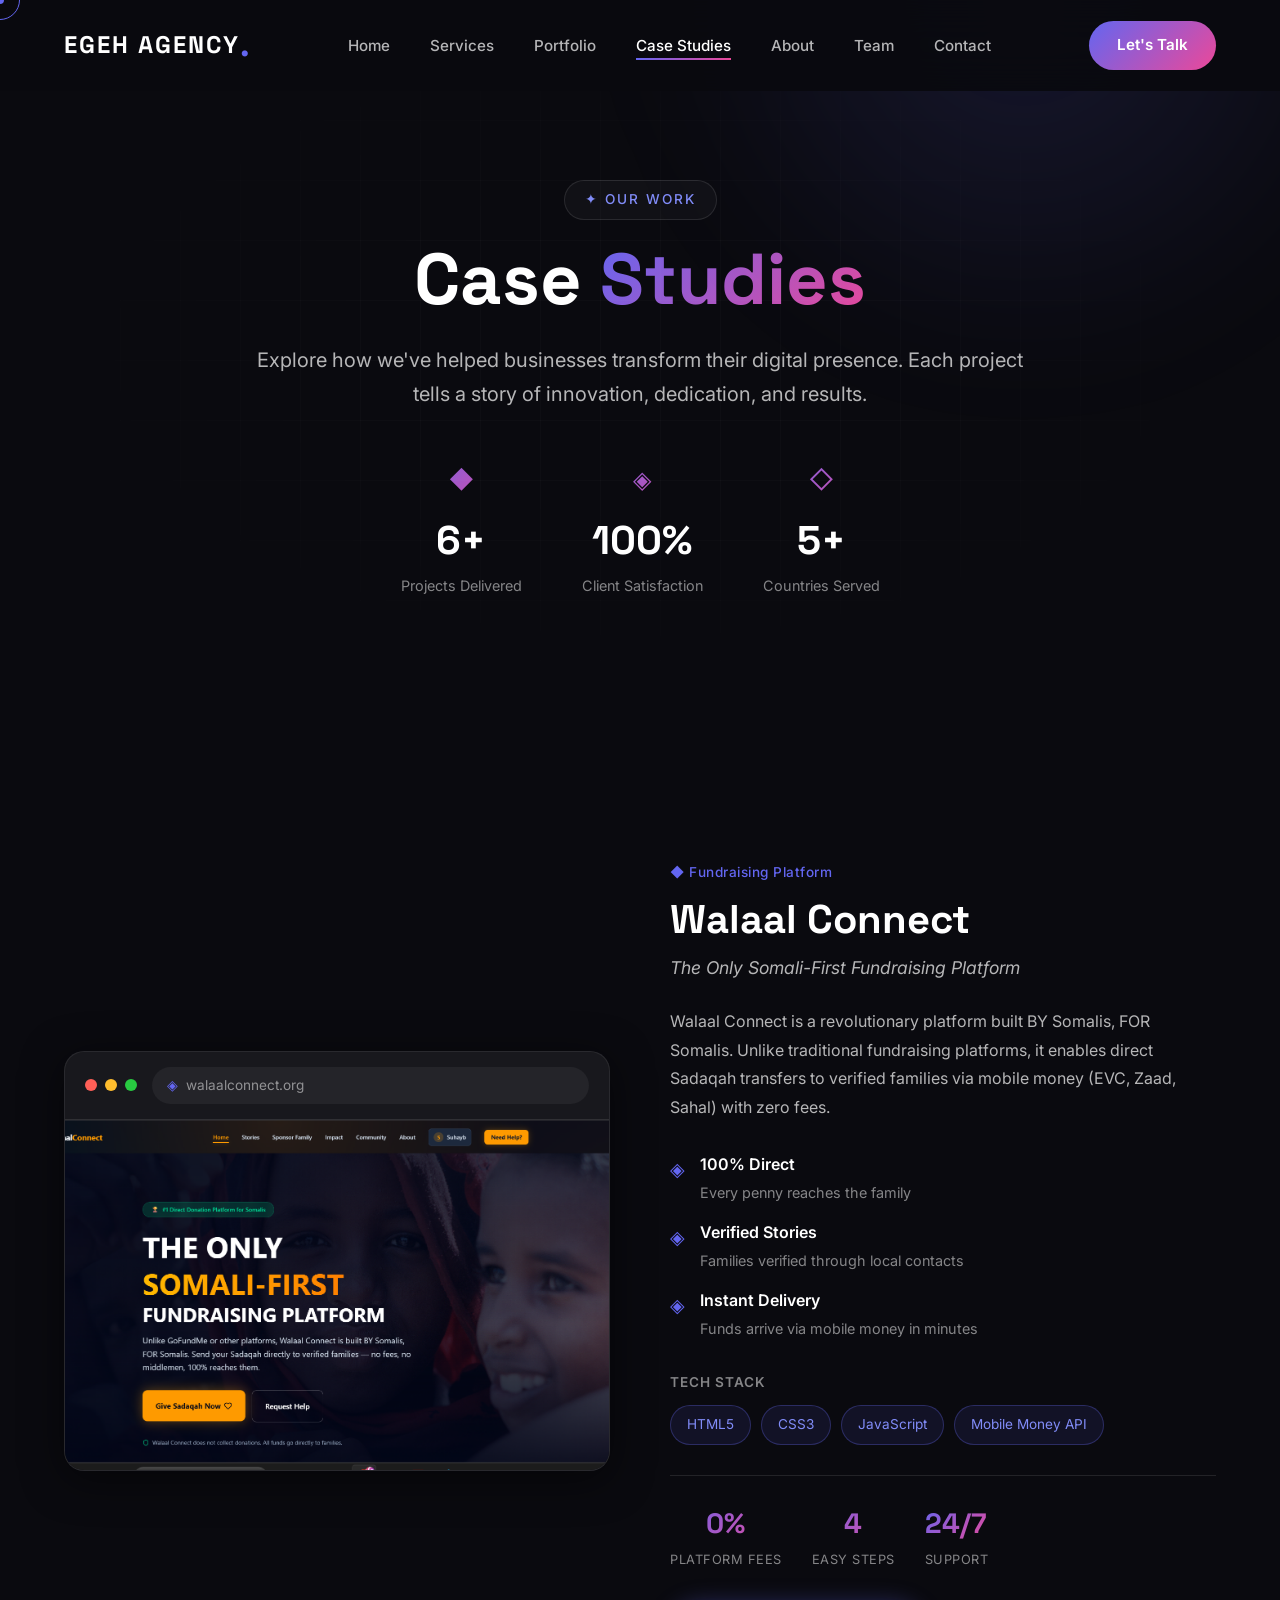
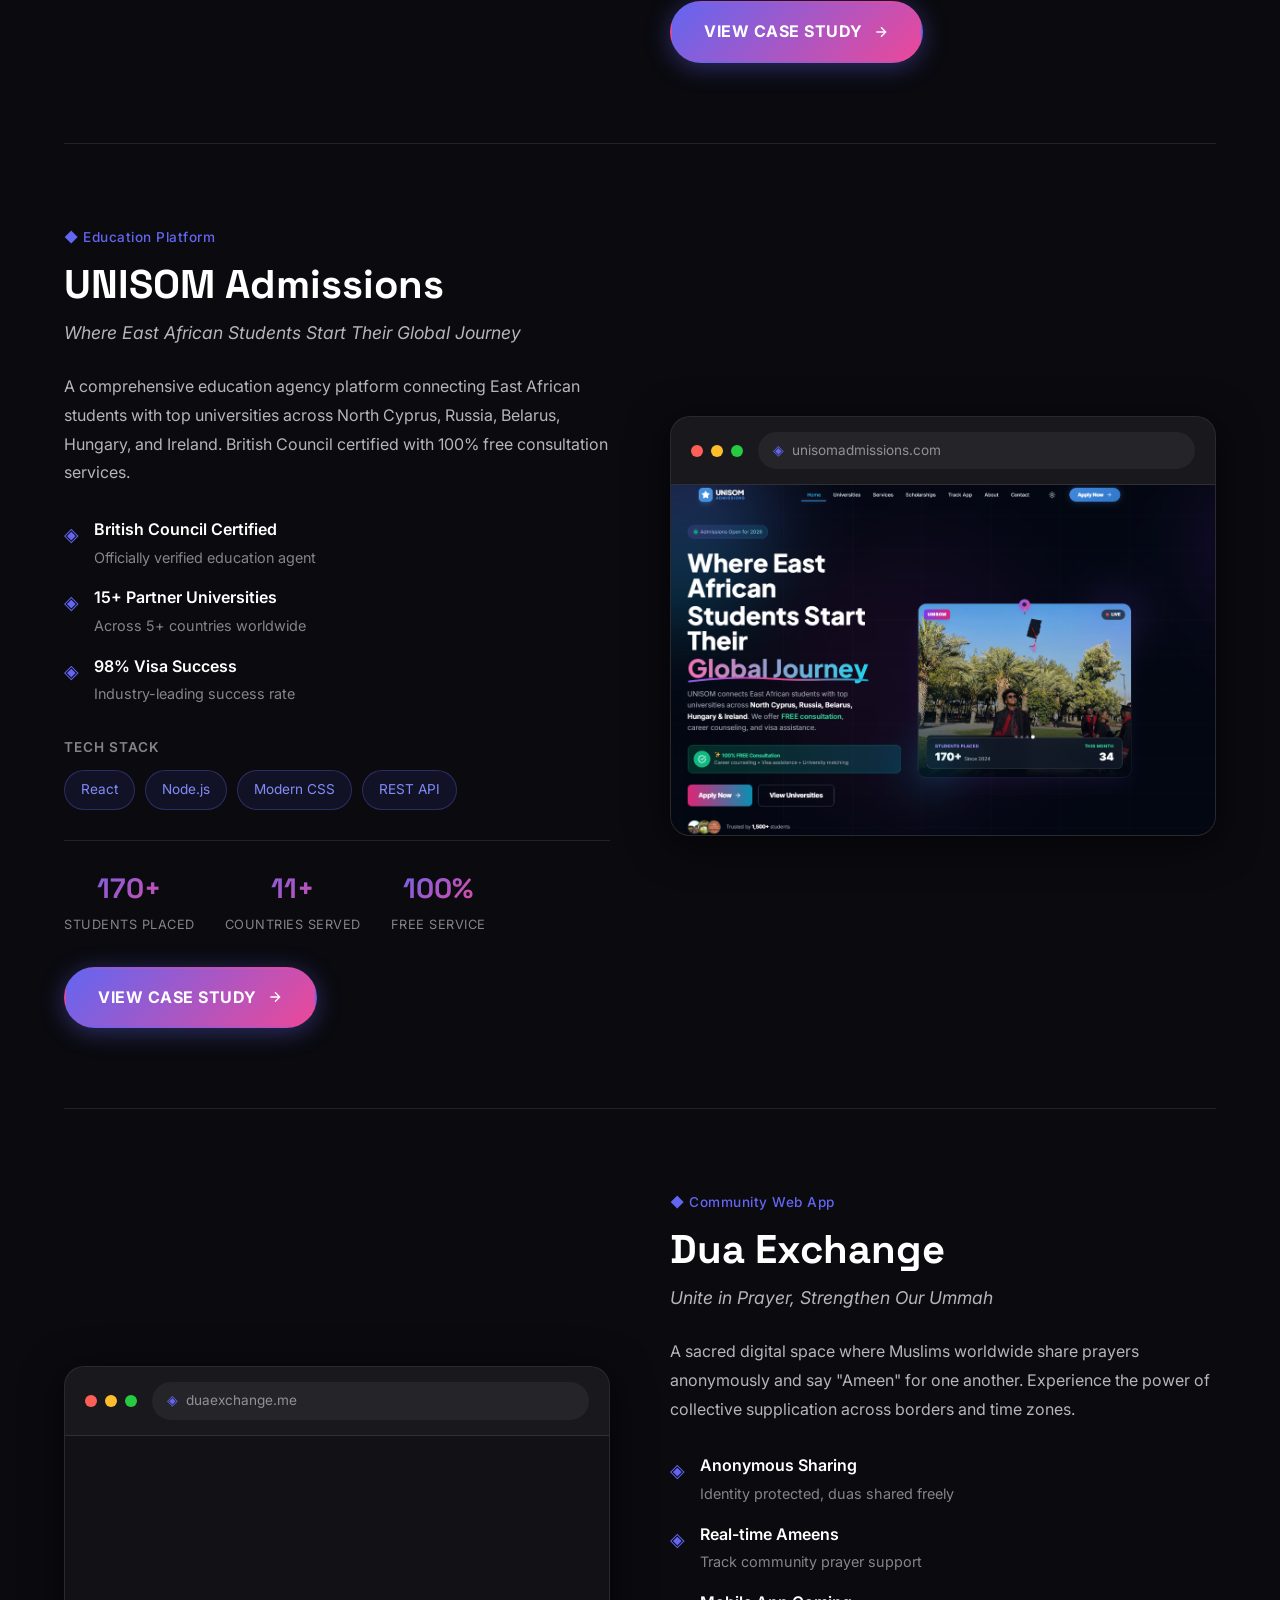
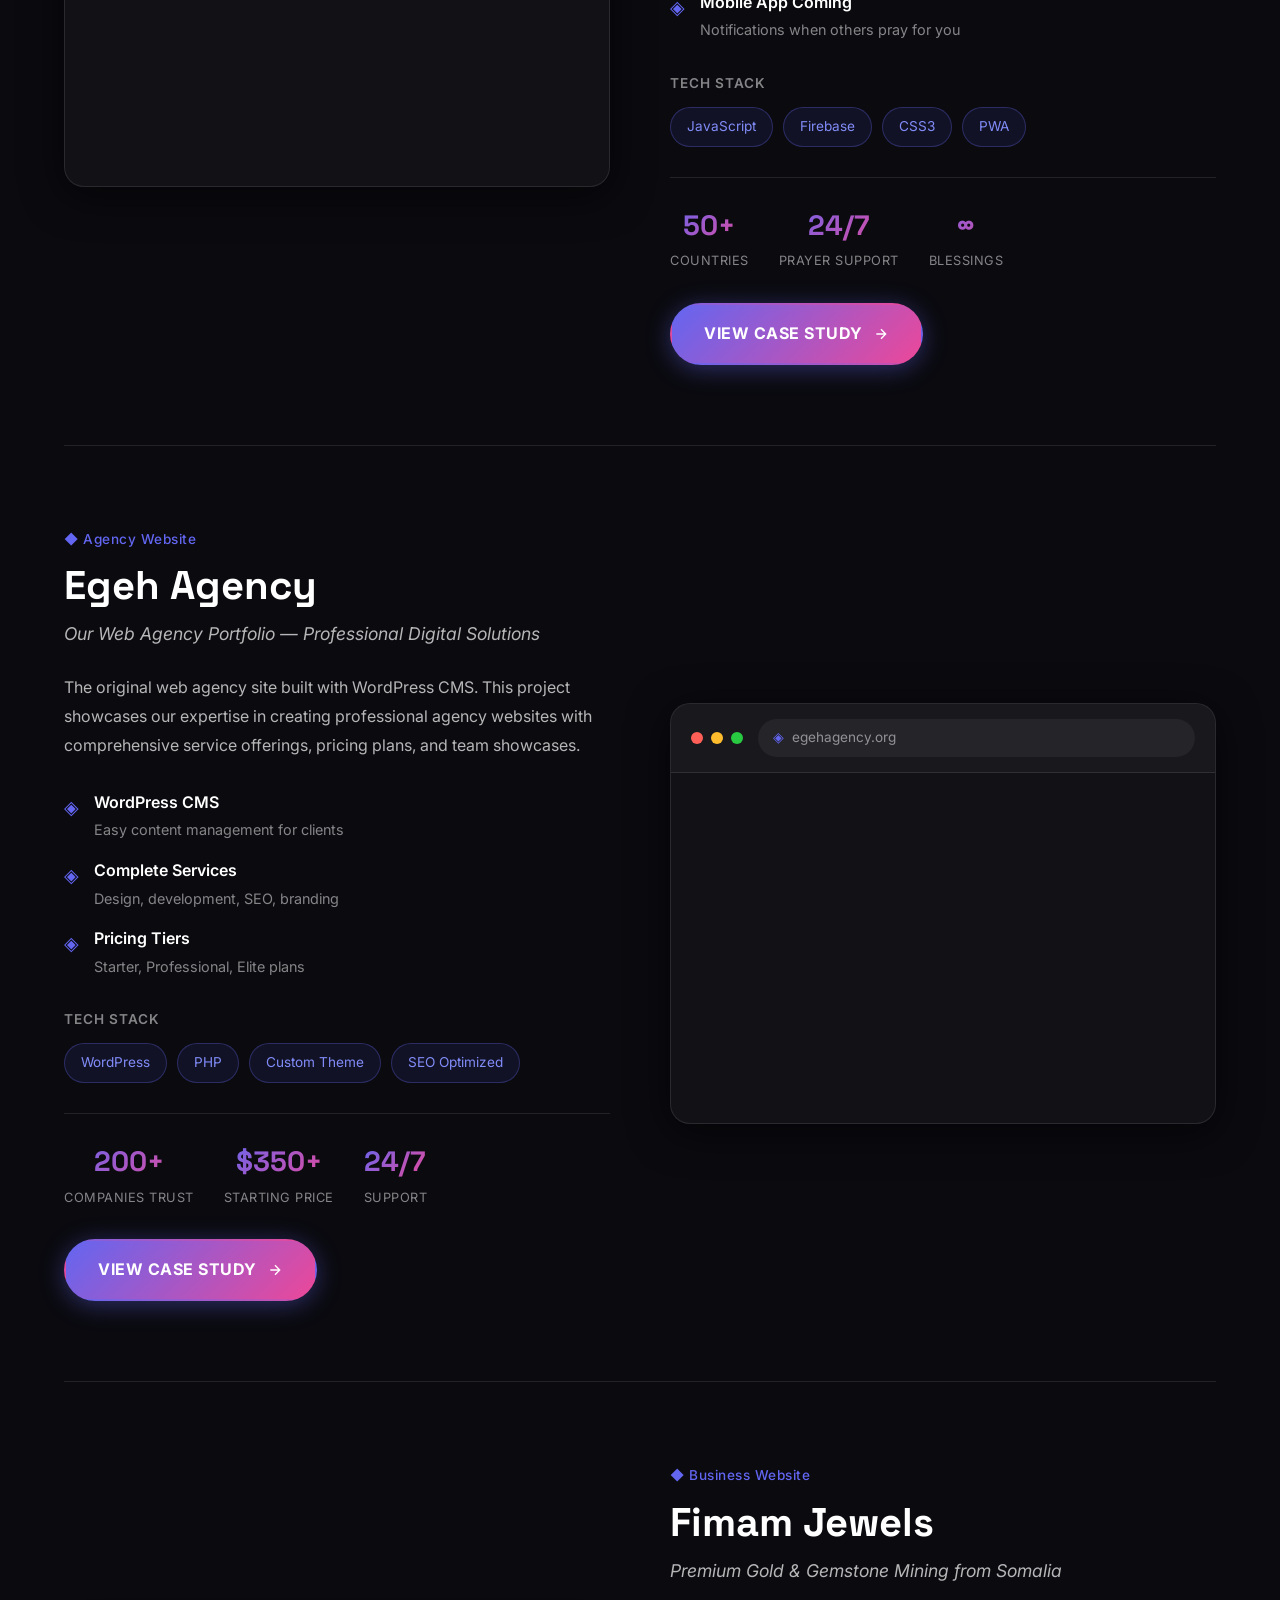
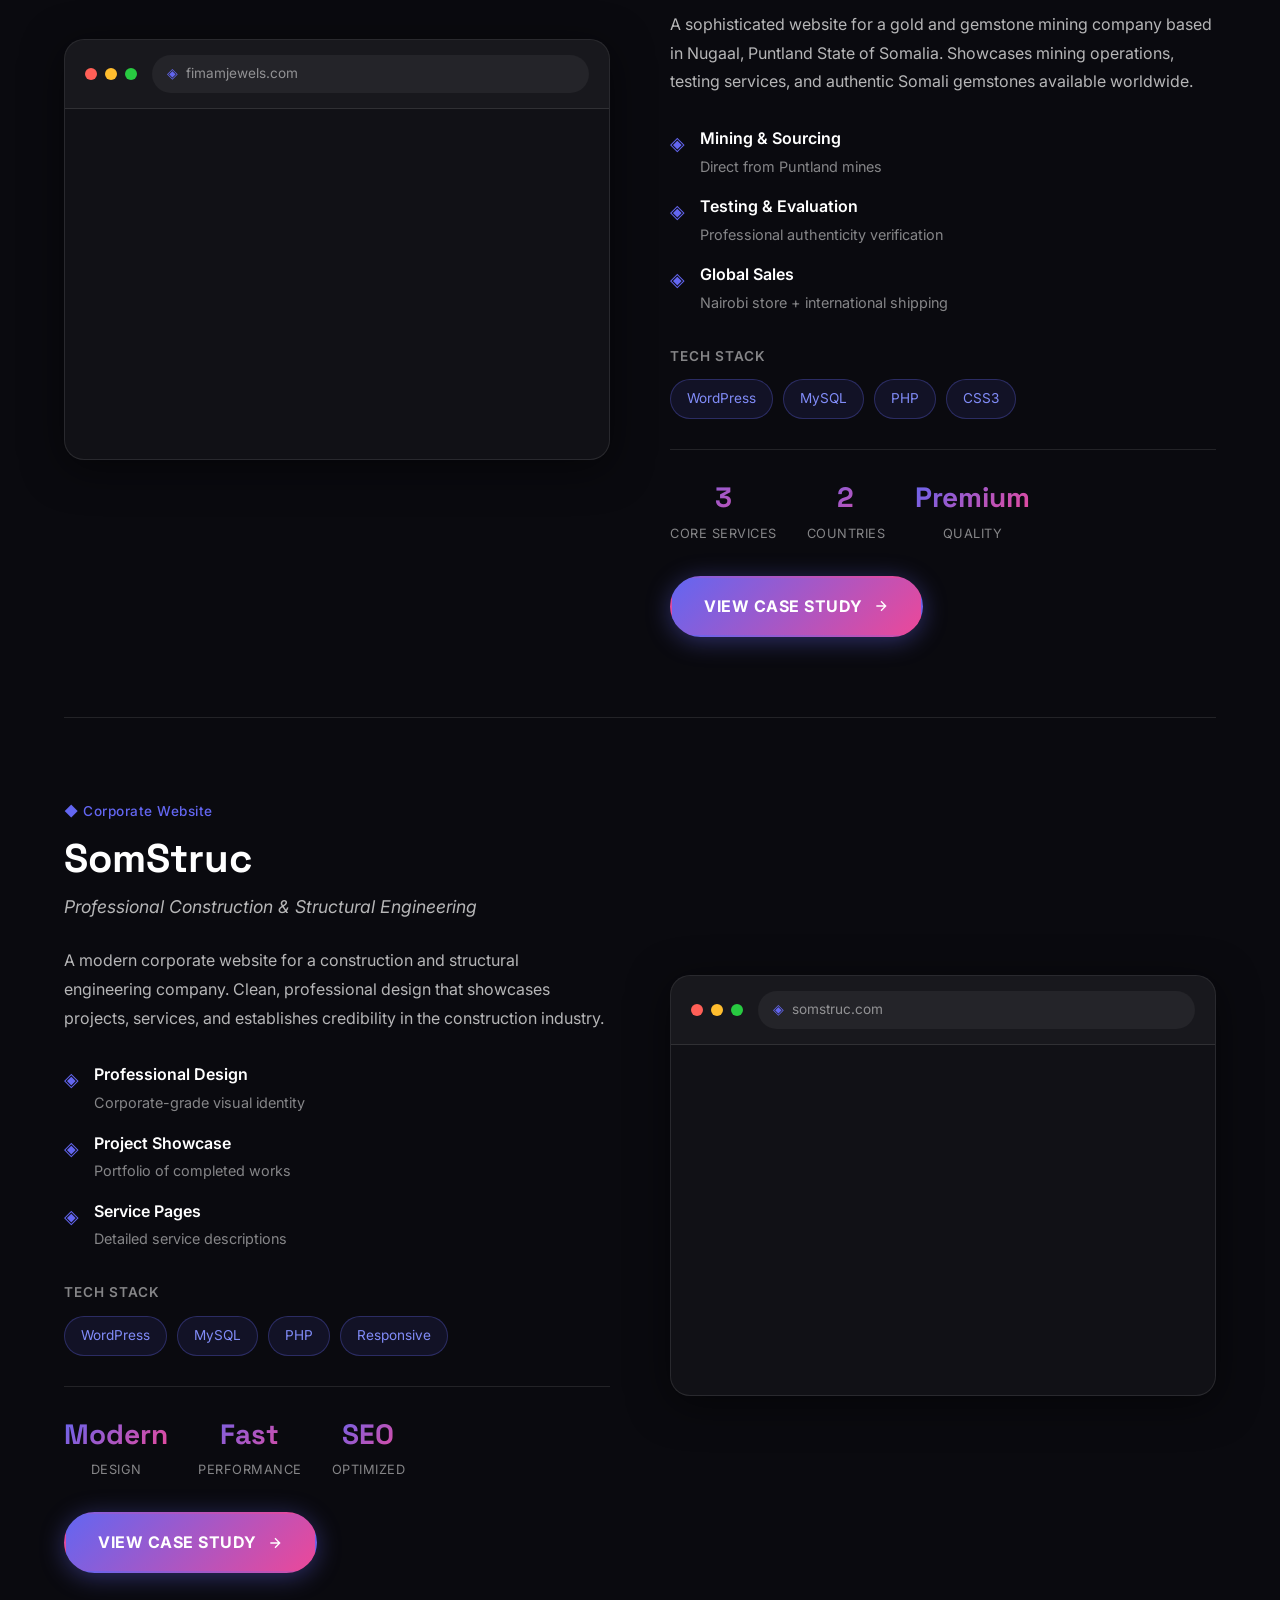
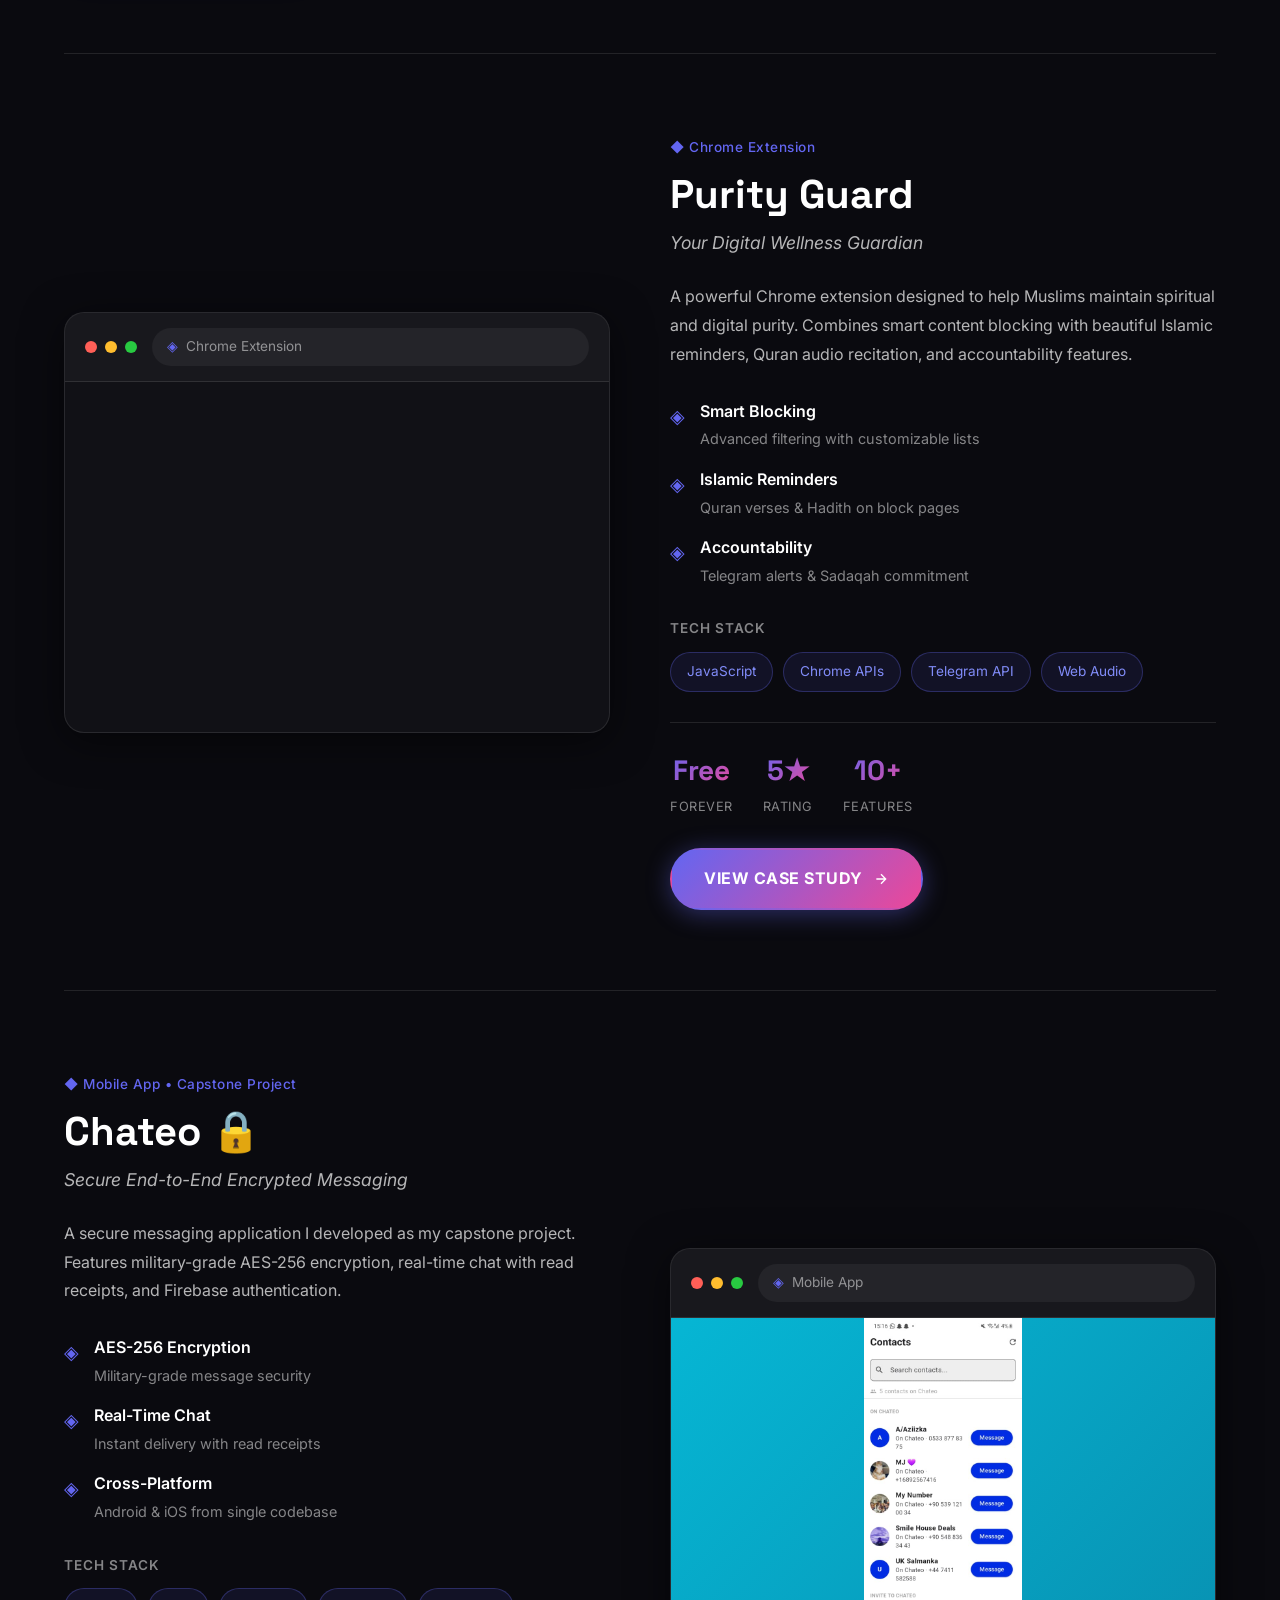
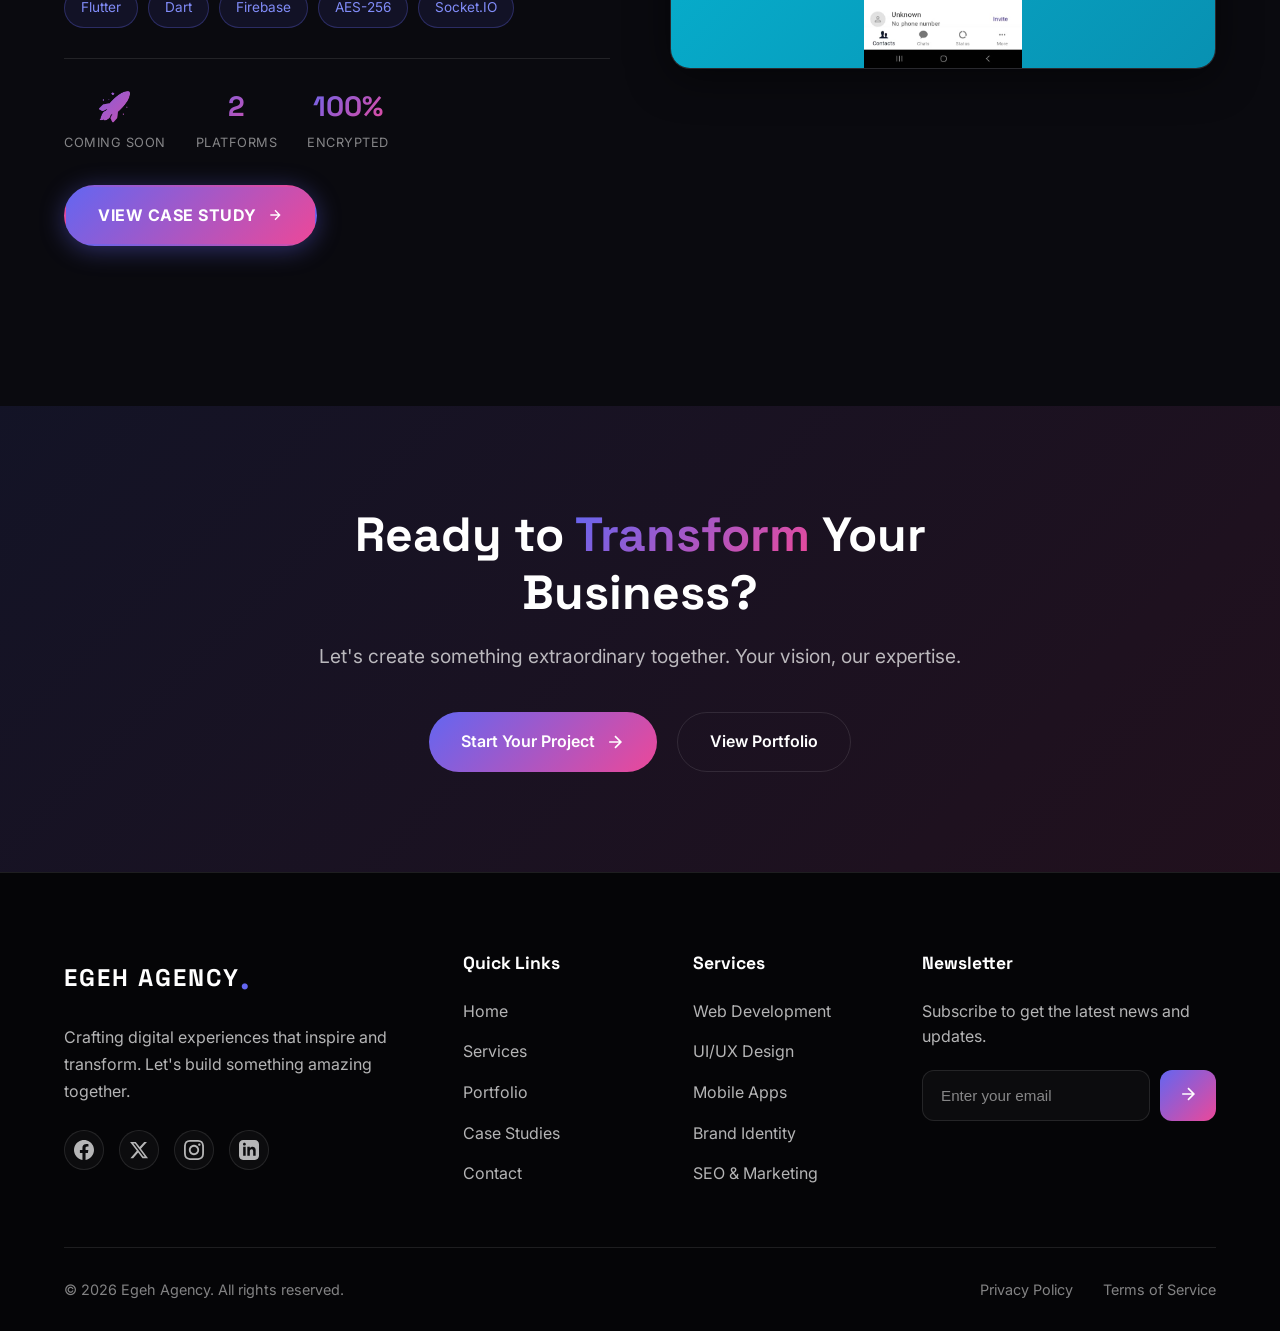
<file: case-studies.html>
<!DOCTYPE html>
<html lang="en">
<head>
    <meta charset="UTF-8">
    <meta name="viewport" content="width=device-width, initial-scale=1.0">
    <meta name="description" content="Egeh Agency Case Studies - Explore our successful digital projects and client transformations">
    <title>Case Studies | Egeh Agency</title>
    <link rel="stylesheet" href="css/style.css">
    <link rel="preconnect" href="https://fonts.googleapis.com">
    <link rel="preconnect" href="https://fonts.gstatic.com" crossorigin>
    <link href="https://fonts.googleapis.com/css2?family=Inter:wght@300;400;500;600;700;800&family=Space+Grotesk:wght@400;500;600;700&display=swap" rel="stylesheet">
</head>
<body class="case-studies-page">
    <!-- Preloader -->
    <div class="preloader" id="preloader">
        <div class="loader">
            <span class="loader-text">EGEH AGENCY</span>
            <div class="loader-bar"></div>
        </div>
    </div>

    <!-- Cursor -->
    <div class="cursor" id="cursor"></div>
    <div class="cursor-follower" id="cursor-follower"></div>

    <!-- Navigation -->
    <nav class="navbar navbar-dark" id="navbar">
        <div class="nav-container">
            <a href="index.html" class="logo">
                <span class="logo-text">EGEH AGENCY</span>
                <span class="logo-dot">.</span>
            </a>
            <ul class="nav-menu" id="nav-menu">
                <li><a href="index.html" class="nav-link">Home</a></li>
                <li><a href="index.html#services" class="nav-link">Services</a></li>
                <li><a href="index.html#portfolio" class="nav-link">Portfolio</a></li>
                <li><a href="case-studies.html" class="nav-link active">Case Studies</a></li>
                <li><a href="index.html#about" class="nav-link">About</a></li>
                <li><a href="index.html#team" class="nav-link">Team</a></li>
                <li><a href="index.html#contact" class="nav-link">Contact</a></li>
            </ul>
            <a href="index.html#contact" class="nav-cta">Let's Talk</a>
            <button class="nav-toggle" id="nav-toggle" aria-label="Toggle navigation">
                <span></span>
                <span></span>
                <span></span>
            </button>
        </div>
    </nav>

    <!-- Case Studies Hero -->
    <section class="case-hero">
        <div class="hero-bg">
            <div class="hero-gradient"></div>
            <div class="hero-grid"></div>
        </div>
        <div class="container">
            <div class="case-hero-content">
                <span class="section-tag">✦ Our Work</span>
                <h1 class="case-hero-title">
                    Case <span class="gradient-text">Studies</span>
                </h1>
                <p class="case-hero-description">
                    Explore how we've helped businesses transform their digital presence. 
                    Each project tells a story of innovation, dedication, and results.
                </p>
                <div class="case-stats">
                    <div class="case-stat">
                        <span class="case-stat-icon">◆</span>
                        <span class="case-stat-number">6+</span>
                        <span class="case-stat-label">Projects Delivered</span>
                    </div>
                    <div class="case-stat">
                        <span class="case-stat-icon">◈</span>
                        <span class="case-stat-number">100%</span>
                        <span class="case-stat-label">Client Satisfaction</span>
                    </div>
                    <div class="case-stat">
                        <span class="case-stat-icon">◇</span>
                        <span class="case-stat-number">5+</span>
                        <span class="case-stat-label">Countries Served</span>
                    </div>
                </div>
            </div>
        </div>
    </section>

    <!-- Case Studies Grid -->
    <section class="case-studies-section">
        <div class="container">
            
            <!-- Case Study 1: Walaal Connect -->
            <article class="case-study-card" id="walaal-connect">
                <div class="case-study-preview">
                    <div class="preview-browser">
                        <div class="browser-header">
                            <div class="browser-dots">
                                <span></span><span></span><span></span>
                            </div>
                            <div class="browser-url">
                                <span class="url-lock">◈</span>
                                walaalconnect.org
                            </div>
                        </div>
                        <div class="browser-content">
                            <img src="assets/walaal.png" alt="Walaal Connect Preview" loading="lazy" style="width: 100%; height: 100%; object-fit: cover; object-position: top;">
                            <div class="preview-overlay">
                                <a href="https://walaalconnect.org" target="_blank" class="preview-cta">
                                    <span>Visit Live Site</span>
                                    <svg width="16" height="16" viewBox="0 0 24 24" fill="none" stroke="currentColor" stroke-width="2">
                                        <path d="M18 13v6a2 2 0 0 1-2 2H5a2 2 0 0 1-2-2V8a2 2 0 0 1 2-2h6M15 3h6v6M10 14L21 3"/>
                                    </svg>
                                </a>
                            </div>
                        </div>
                    </div>
                </div>
                <div class="case-study-content">
                    <div class="case-study-header">
                        <span class="case-category">◆ Fundraising Platform</span>
                        <h2 class="case-title">Walaal Connect</h2>
                        <p class="case-tagline">The Only Somali-First Fundraising Platform</p>
                    </div>
                    <div class="case-description">
                        <p>Walaal Connect is a revolutionary platform built BY Somalis, FOR Somalis. Unlike traditional fundraising platforms, it enables direct Sadaqah transfers to verified families via mobile money (EVC, Zaad, Sahal) with zero fees.</p>
                    </div>
                    <div class="case-highlights">
                        <div class="highlight-item">
                            <span class="highlight-icon">◈</span>
                            <div class="highlight-text">
                                <strong>100% Direct</strong>
                                <span>Every penny reaches the family</span>
                            </div>
                        </div>
                        <div class="highlight-item">
                            <span class="highlight-icon">◈</span>
                            <div class="highlight-text">
                                <strong>Verified Stories</strong>
                                <span>Families verified through local contacts</span>
                            </div>
                        </div>
                        <div class="highlight-item">
                            <span class="highlight-icon">◈</span>
                            <div class="highlight-text">
                                <strong>Instant Delivery</strong>
                                <span>Funds arrive via mobile money in minutes</span>
                            </div>
                        </div>
                    </div>
                    <div class="case-tech-stack">
                        <span class="tech-label">Tech Stack</span>
                        <div class="tech-tags">
                            <span>HTML5</span>
                            <span>CSS3</span>
                            <span>JavaScript</span>
                            <span>Mobile Money API</span>
                        </div>
                    </div>
                    <div class="case-results">
                        <div class="result-item">
                            <span class="result-value">0%</span>
                            <span class="result-label">Platform Fees</span>
                        </div>
                        <div class="result-item">
                            <span class="result-value">4</span>
                            <span class="result-label">Easy Steps</span>
                        </div>
                        <div class="result-item">
                            <span class="result-value">24/7</span>
                            <span class="result-label">Support</span>
                        </div>
                    </div>
                    <a href="case-walaal.html" class="view-case-btn">
                        <span>View Case Study</span>
                        <svg width="16" height="16" viewBox="0 0 24 24" fill="none" stroke="currentColor" stroke-width="2">
                            <path d="M5 12h14M12 5l7 7-7 7"/>
                        </svg>
                    </a>
                </div>
            </article>

            <!-- Case Study 2: UNISOM Admissions -->
            <article class="case-study-card reverse" id="unisom">
                <div class="case-study-preview">
                    <div class="preview-browser">
                        <div class="browser-header">
                            <div class="browser-dots">
                                <span></span><span></span><span></span>
                            </div>
                            <div class="browser-url">
                                <span class="url-lock">◈</span>
                                unisomadmissions.com
                            </div>
                        </div>
                        <div class="browser-content">
                            <img src="assets/unisom.png" alt="UNISOM Admissions Preview" loading="lazy" style="width: 100%; height: 100%; object-fit: cover; object-position: top;">
                            <div class="preview-overlay">
                                <a href="https://unisomadmissions.com" target="_blank" class="preview-cta">
                                    <span>Visit Live Site</span>
                                    <svg width="16" height="16" viewBox="0 0 24 24" fill="none" stroke="currentColor" stroke-width="2">
                                        <path d="M18 13v6a2 2 0 0 1-2 2H5a2 2 0 0 1-2-2V8a2 2 0 0 1 2-2h6M15 3h6v6M10 14L21 3"/>
                                    </svg>
                                </a>
                            </div>
                        </div>
                    </div>
                </div>
                <div class="case-study-content">
                    <div class="case-study-header">
                        <span class="case-category">◆ Education Platform</span>
                        <h2 class="case-title">UNISOM Admissions</h2>
                        <p class="case-tagline">Where East African Students Start Their Global Journey</p>
                    </div>
                    <div class="case-description">
                        <p>A comprehensive education agency platform connecting East African students with top universities across North Cyprus, Russia, Belarus, Hungary, and Ireland. British Council certified with 100% free consultation services.</p>
                    </div>
                    <div class="case-highlights">
                        <div class="highlight-item">
                            <span class="highlight-icon">◈</span>
                            <div class="highlight-text">
                                <strong>British Council Certified</strong>
                                <span>Officially verified education agent</span>
                            </div>
                        </div>
                        <div class="highlight-item">
                            <span class="highlight-icon">◈</span>
                            <div class="highlight-text">
                                <strong>15+ Partner Universities</strong>
                                <span>Across 5+ countries worldwide</span>
                            </div>
                        </div>
                        <div class="highlight-item">
                            <span class="highlight-icon">◈</span>
                            <div class="highlight-text">
                                <strong>98% Visa Success</strong>
                                <span>Industry-leading success rate</span>
                            </div>
                        </div>
                    </div>
                    <div class="case-tech-stack">
                        <span class="tech-label">Tech Stack</span>
                        <div class="tech-tags">
                            <span>React</span>
                            <span>Node.js</span>
                            <span>Modern CSS</span>
                            <span>REST API</span>
                        </div>
                    </div>
                    <div class="case-results">
                        <div class="result-item">
                            <span class="result-value">170+</span>
                            <span class="result-label">Students Placed</span>
                        </div>
                        <div class="result-item">
                            <span class="result-value">11+</span>
                            <span class="result-label">Countries Served</span>
                        </div>
                        <div class="result-item">
                            <span class="result-value">100%</span>
                            <span class="result-label">Free Service</span>
                        </div>
                    </div>
                    <a href="case-unisom.html" class="view-case-btn">
                        <span>View Case Study</span>
                        <svg width="16" height="16" viewBox="0 0 24 24" fill="none" stroke="currentColor" stroke-width="2">
                            <path d="M5 12h14M12 5l7 7-7 7"/>
                        </svg>
                    </a>
                </div>
            </article>

            <!-- Case Study 3: Dua Exchange -->
            <article class="case-study-card" id="dua-exchange">
                <div class="case-study-preview">
                    <div class="preview-browser">
                        <div class="browser-header">
                            <div class="browser-dots">
                                <span></span><span></span><span></span>
                            </div>
                            <div class="browser-url">
                                <span class="url-lock">◈</span>
                                duaexchange.me
                            </div>
                        </div>
                        <div class="browser-content">
                            <iframe src="https://duaexchange.me" loading="lazy" title="Dua Exchange Preview"></iframe>
                            <div class="preview-overlay">
                                <a href="https://duaexchange.me" target="_blank" class="preview-cta">
                                    <span>Visit Live Site</span>
                                    <svg width="16" height="16" viewBox="0 0 24 24" fill="none" stroke="currentColor" stroke-width="2">
                                        <path d="M18 13v6a2 2 0 0 1-2 2H5a2 2 0 0 1-2-2V8a2 2 0 0 1 2-2h6M15 3h6v6M10 14L21 3"/>
                                    </svg>
                                </a>
                            </div>
                        </div>
                    </div>
                </div>
                <div class="case-study-content">
                    <div class="case-study-header">
                        <span class="case-category">◆ Community Web App</span>
                        <h2 class="case-title">Dua Exchange</h2>
                        <p class="case-tagline">Unite in Prayer, Strengthen Our Ummah</p>
                    </div>
                    <div class="case-description">
                        <p>A sacred digital space where Muslims worldwide share prayers anonymously and say "Ameen" for one another. Experience the power of collective supplication across borders and time zones.</p>
                    </div>
                    <div class="case-highlights">
                        <div class="highlight-item">
                            <span class="highlight-icon">◈</span>
                            <div class="highlight-text">
                                <strong>Anonymous Sharing</strong>
                                <span>Identity protected, duas shared freely</span>
                            </div>
                        </div>
                        <div class="highlight-item">
                            <span class="highlight-icon">◈</span>
                            <div class="highlight-text">
                                <strong>Real-time Ameens</strong>
                                <span>Track community prayer support</span>
                            </div>
                        </div>
                        <div class="highlight-item">
                            <span class="highlight-icon">◈</span>
                            <div class="highlight-text">
                                <strong>Mobile App Coming</strong>
                                <span>Notifications when others pray for you</span>
                            </div>
                        </div>
                    </div>
                    <div class="case-tech-stack">
                        <span class="tech-label">Tech Stack</span>
                        <div class="tech-tags">
                            <span>JavaScript</span>
                            <span>Firebase</span>
                            <span>CSS3</span>
                            <span>PWA</span>
                        </div>
                    </div>
                    <div class="case-results">
                        <div class="result-item">
                            <span class="result-value">50+</span>
                            <span class="result-label">Countries</span>
                        </div>
                        <div class="result-item">
                            <span class="result-value">24/7</span>
                            <span class="result-label">Prayer Support</span>
                        </div>
                        <div class="result-item">
                            <span class="result-value">∞</span>
                            <span class="result-label">Blessings</span>
                        </div>
                    </div>
                    <a href="case-dua.html" class="view-case-btn">
                        <span>View Case Study</span>
                        <svg width="16" height="16" viewBox="0 0 24 24" fill="none" stroke="currentColor" stroke-width="2">
                            <path d="M5 12h14M12 5l7 7-7 7"/>
                        </svg>
                    </a>
                </div>
            </article>

            <!-- Case Study 4: Egeh Agency -->
            <article class="case-study-card reverse" id="egeh-agency">
                <div class="case-study-preview">
                    <div class="preview-browser">
                        <div class="browser-header">
                            <div class="browser-dots">
                                <span></span><span></span><span></span>
                            </div>
                            <div class="browser-url">
                                <span class="url-lock">◈</span>
                                egehagency.org
                            </div>
                        </div>
                        <div class="browser-content">
                            <iframe src="https://egehagency.org" loading="lazy" title="Egeh Agency Preview"></iframe>
                            <div class="preview-overlay">
                                <a href="https://egehagency.org" target="_blank" class="preview-cta">
                                    <span>Visit Live Site</span>
                                    <svg width="16" height="16" viewBox="0 0 24 24" fill="none" stroke="currentColor" stroke-width="2">
                                        <path d="M18 13v6a2 2 0 0 1-2 2H5a2 2 0 0 1-2-2V8a2 2 0 0 1 2-2h6M15 3h6v6M10 14L21 3"/>
                                    </svg>
                                </a>
                            </div>
                        </div>
                    </div>
                </div>
                <div class="case-study-content">
                    <div class="case-study-header">
                        <span class="case-category">◆ Agency Website</span>
                        <h2 class="case-title">Egeh Agency</h2>
                        <p class="case-tagline">Our Web Agency Portfolio — Professional Digital Solutions</p>
                    </div>
                    <div class="case-description">
                        <p>The original web agency site built with WordPress CMS. This project showcases our expertise in creating professional agency websites with comprehensive service offerings, pricing plans, and team showcases.</p>
                    </div>
                    <div class="case-highlights">
                        <div class="highlight-item">
                            <span class="highlight-icon">◈</span>
                            <div class="highlight-text">
                                <strong>WordPress CMS</strong>
                                <span>Easy content management for clients</span>
                            </div>
                        </div>
                        <div class="highlight-item">
                            <span class="highlight-icon">◈</span>
                            <div class="highlight-text">
                                <strong>Complete Services</strong>
                                <span>Design, development, SEO, branding</span>
                            </div>
                        </div>
                        <div class="highlight-item">
                            <span class="highlight-icon">◈</span>
                            <div class="highlight-text">
                                <strong>Pricing Tiers</strong>
                                <span>Starter, Professional, Elite plans</span>
                            </div>
                        </div>
                    </div>
                    <div class="case-tech-stack">
                        <span class="tech-label">Tech Stack</span>
                        <div class="tech-tags">
                            <span>WordPress</span>
                            <span>PHP</span>
                            <span>Custom Theme</span>
                            <span>SEO Optimized</span>
                        </div>
                    </div>
                    <div class="case-results">
                        <div class="result-item">
                            <span class="result-value">200+</span>
                            <span class="result-label">Companies Trust</span>
                        </div>
                        <div class="result-item">
                            <span class="result-value">$350+</span>
                            <span class="result-label">Starting Price</span>
                        </div>
                        <div class="result-item">
                            <span class="result-value">24/7</span>
                            <span class="result-label">Support</span>
                        </div>
                    </div>
                    <a href="case-egeh.html" class="view-case-btn">
                        <span>View Case Study</span>
                        <svg width="16" height="16" viewBox="0 0 24 24" fill="none" stroke="currentColor" stroke-width="2">
                            <path d="M5 12h14M12 5l7 7-7 7"/>
                        </svg>
                    </a>
                </div>
            </article>

            <!-- Case Study 5: Fimam Jewels -->
            <article class="case-study-card" id="fimam-jewels">
                <div class="case-study-preview">
                    <div class="preview-browser">
                        <div class="browser-header">
                            <div class="browser-dots">
                                <span></span><span></span><span></span>
                            </div>
                            <div class="browser-url">
                                <span class="url-lock">◈</span>
                                fimamjewels.com
                            </div>
                        </div>
                        <div class="browser-content">
                            <iframe src="https://fimamjewels.com" loading="lazy" title="Fimam Jewels Preview"></iframe>
                            <div class="preview-overlay">
                                <a href="https://fimamjewels.com" target="_blank" class="preview-cta">
                                    <span>Visit Live Site</span>
                                    <svg width="16" height="16" viewBox="0 0 24 24" fill="none" stroke="currentColor" stroke-width="2">
                                        <path d="M18 13v6a2 2 0 0 1-2 2H5a2 2 0 0 1-2-2V8a2 2 0 0 1 2-2h6M15 3h6v6M10 14L21 3"/>
                                    </svg>
                                </a>
                            </div>
                        </div>
                    </div>
                </div>
                <div class="case-study-content">
                    <div class="case-study-header">
                        <span class="case-category">◆ Business Website</span>
                        <h2 class="case-title">Fimam Jewels</h2>
                        <p class="case-tagline">Premium Gold & Gemstone Mining from Somalia</p>
                    </div>
                    <div class="case-description">
                        <p>A sophisticated website for a gold and gemstone mining company based in Nugaal, Puntland State of Somalia. Showcases mining operations, testing services, and authentic Somali gemstones available worldwide.</p>
                    </div>
                    <div class="case-highlights">
                        <div class="highlight-item">
                            <span class="highlight-icon">◈</span>
                            <div class="highlight-text">
                                <strong>Mining & Sourcing</strong>
                                <span>Direct from Puntland mines</span>
                            </div>
                        </div>
                        <div class="highlight-item">
                            <span class="highlight-icon">◈</span>
                            <div class="highlight-text">
                                <strong>Testing & Evaluation</strong>
                                <span>Professional authenticity verification</span>
                            </div>
                        </div>
                        <div class="highlight-item">
                            <span class="highlight-icon">◈</span>
                            <div class="highlight-text">
                                <strong>Global Sales</strong>
                                <span>Nairobi store + international shipping</span>
                            </div>
                        </div>
                    </div>
                    <div class="case-tech-stack">
                        <span class="tech-label">Tech Stack</span>
                        <div class="tech-tags">
                            <span>WordPress</span>
                            <span>MySQL</span>
                            <span>PHP</span>
                            <span>CSS3</span>
                        </div>
                    </div>
                    <div class="case-results">
                        <div class="result-item">
                            <span class="result-value">3</span>
                            <span class="result-label">Core Services</span>
                        </div>
                        <div class="result-item">
                            <span class="result-value">2</span>
                            <span class="result-label">Countries</span>
                        </div>
                        <div class="result-item">
                            <span class="result-value">Premium</span>
                            <span class="result-label">Quality</span>
                        </div>
                    </div>
                    <a href="case-fimam.html" class="view-case-btn">
                        <span>View Case Study</span>
                        <svg width="16" height="16" viewBox="0 0 24 24" fill="none" stroke="currentColor" stroke-width="2">
                            <path d="M5 12h14M12 5l7 7-7 7"/>
                        </svg>
                    </a>
                </div>
            </article>

            <!-- Case Study 6: SomStruc -->
            <article class="case-study-card reverse" id="somstruc">
                <div class="case-study-preview">
                    <div class="preview-browser">
                        <div class="browser-header">
                            <div class="browser-dots">
                                <span></span><span></span><span></span>
                            </div>
                            <div class="browser-url">
                                <span class="url-lock">◈</span>
                                somstruc.com
                            </div>
                        </div>
                        <div class="browser-content">
                            <iframe src="https://somstruc.com" loading="lazy" title="SomStruc Preview"></iframe>
                            <div class="preview-overlay">
                                <a href="https://somstruc.com" target="_blank" class="preview-cta">
                                    <span>Visit Live Site</span>
                                    <svg width="16" height="16" viewBox="0 0 24 24" fill="none" stroke="currentColor" stroke-width="2">
                                        <path d="M18 13v6a2 2 0 0 1-2 2H5a2 2 0 0 1-2-2V8a2 2 0 0 1 2-2h6M15 3h6v6M10 14L21 3"/>
                                    </svg>
                                </a>
                            </div>
                        </div>
                    </div>
                </div>
                <div class="case-study-content">
                    <div class="case-study-header">
                        <span class="case-category">◆ Corporate Website</span>
                        <h2 class="case-title">SomStruc</h2>
                        <p class="case-tagline">Professional Construction & Structural Engineering</p>
                    </div>
                    <div class="case-description">
                        <p>A modern corporate website for a construction and structural engineering company. Clean, professional design that showcases projects, services, and establishes credibility in the construction industry.</p>
                    </div>
                    <div class="case-highlights">
                        <div class="highlight-item">
                            <span class="highlight-icon">◈</span>
                            <div class="highlight-text">
                                <strong>Professional Design</strong>
                                <span>Corporate-grade visual identity</span>
                            </div>
                        </div>
                        <div class="highlight-item">
                            <span class="highlight-icon">◈</span>
                            <div class="highlight-text">
                                <strong>Project Showcase</strong>
                                <span>Portfolio of completed works</span>
                            </div>
                        </div>
                        <div class="highlight-item">
                            <span class="highlight-icon">◈</span>
                            <div class="highlight-text">
                                <strong>Service Pages</strong>
                                <span>Detailed service descriptions</span>
                            </div>
                        </div>
                    </div>
                    <div class="case-tech-stack">
                        <span class="tech-label">Tech Stack</span>
                        <div class="tech-tags">
                            <span>WordPress</span>
                            <span>MySQL</span>
                            <span>PHP</span>
                            <span>Responsive</span>
                        </div>
                    </div>
                    <div class="case-results">
                        <div class="result-item">
                            <span class="result-value">Modern</span>
                            <span class="result-label">Design</span>
                        </div>
                        <div class="result-item">
                            <span class="result-value">Fast</span>
                            <span class="result-label">Performance</span>
                        </div>
                        <div class="result-item">
                            <span class="result-value">SEO</span>
                            <span class="result-label">Optimized</span>
                        </div>
                    </div>
                    <a href="case-somstruc.html" class="view-case-btn">
                        <span>View Case Study</span>
                        <svg width="16" height="16" viewBox="0 0 24 24" fill="none" stroke="currentColor" stroke-width="2">
                            <path d="M5 12h14M12 5l7 7-7 7"/>
                        </svg>
                    </a>
                </div>
            </article>

            <!-- Case Study 7: Purity Guard -->
            <article class="case-study-card" id="purity-guard">
                <div class="case-study-preview">
                    <div class="preview-browser">
                        <div class="browser-header">
                            <div class="browser-dots">
                                <span></span><span></span><span></span>
                            </div>
                            <div class="browser-url">
                                <span class="url-lock">◈</span>
                                Chrome Extension
                            </div>
                        </div>
                        <div class="browser-content">
                            <iframe src="https://suhayblegend.github.io/purity-guard/" loading="lazy" title="Purity Guard Preview"></iframe>
                            <div class="preview-overlay">
                                <a href="https://suhayblegend.github.io/purity-guard/" target="_blank" class="preview-cta">
                                    <span>Visit Site</span>
                                    <svg width="16" height="16" viewBox="0 0 24 24" fill="none" stroke="currentColor" stroke-width="2">
                                        <path d="M18 13v6a2 2 0 0 1-2 2H5a2 2 0 0 1-2-2V8a2 2 0 0 1 2-2h6M15 3h6v6M10 14L21 3"/>
                                    </svg>
                                </a>
                            </div>
                        </div>
                    </div>
                </div>
                <div class="case-study-content">
                    <div class="case-study-header">
                        <span class="case-category">◆ Chrome Extension</span>
                        <h2 class="case-title">Purity Guard</h2>
                        <p class="case-tagline">Your Digital Wellness Guardian</p>
                    </div>
                    <div class="case-description">
                        <p>A powerful Chrome extension designed to help Muslims maintain spiritual and digital purity. Combines smart content blocking with beautiful Islamic reminders, Quran audio recitation, and accountability features.</p>
                    </div>
                    <div class="case-highlights">
                        <div class="highlight-item">
                            <span class="highlight-icon">◈</span>
                            <div class="highlight-text">
                                <strong>Smart Blocking</strong>
                                <span>Advanced filtering with customizable lists</span>
                            </div>
                        </div>
                        <div class="highlight-item">
                            <span class="highlight-icon">◈</span>
                            <div class="highlight-text">
                                <strong>Islamic Reminders</strong>
                                <span>Quran verses & Hadith on block pages</span>
                            </div>
                        </div>
                        <div class="highlight-item">
                            <span class="highlight-icon">◈</span>
                            <div class="highlight-text">
                                <strong>Accountability</strong>
                                <span>Telegram alerts & Sadaqah commitment</span>
                            </div>
                        </div>
                    </div>
                    <div class="case-tech-stack">
                        <span class="tech-label">Tech Stack</span>
                        <div class="tech-tags">
                            <span>JavaScript</span>
                            <span>Chrome APIs</span>
                            <span>Telegram API</span>
                            <span>Web Audio</span>
                        </div>
                    </div>
                    <div class="case-results">
                        <div class="result-item">
                            <span class="result-value">Free</span>
                            <span class="result-label">Forever</span>
                        </div>
                        <div class="result-item">
                            <span class="result-value">5★</span>
                            <span class="result-label">Rating</span>
                        </div>
                        <div class="result-item">
                            <span class="result-value">10+</span>
                            <span class="result-label">Features</span>
                        </div>
                    </div>
                    <a href="case-purity.html" class="view-case-btn">
                        <span>View Case Study</span>
                        <svg width="16" height="16" viewBox="0 0 24 24" fill="none" stroke="currentColor" stroke-width="2">
                            <path d="M5 12h14M12 5l7 7-7 7"/>
                        </svg>
                    </a>
                </div>
            </article>

            <!-- Case Study 8: Chateo -->
            <article class="case-study-card reverse" id="chateo">
                <div class="case-study-preview">
                    <div class="preview-browser">
                        <div class="browser-header">
                            <div class="browser-dots">
                                <span></span><span></span><span></span>
                            </div>
                            <div class="browser-url">
                                <span class="url-lock">◈</span>
                                Mobile App
                            </div>
                        </div>
                        <div class="browser-content" style="display: flex; align-items: center; justify-content: center; background: linear-gradient(135deg, #06b6d4 0%, #0891b2 100%);">
                            <img src="assets/chateo.jpeg" loading="lazy" alt="Chateo App Preview" style="max-height: 100%; width: auto; object-fit: contain;">
                        </div>
                    </div>
                </div>
                <div class="case-study-content">
                    <div class="case-study-header">
                        <span class="case-category">◆ Mobile App • Capstone Project</span>
                        <h2 class="case-title">Chateo 🔒</h2>
                        <p class="case-tagline">Secure End-to-End Encrypted Messaging</p>
                    </div>
                    <div class="case-description">
                        <p>A secure messaging application I developed as my capstone project. Features military-grade AES-256 encryption, real-time chat with read receipts, and Firebase authentication.</p>
                    </div>
                    <div class="case-highlights">
                        <div class="highlight-item">
                            <span class="highlight-icon">◈</span>
                            <div class="highlight-text">
                                <strong>AES-256 Encryption</strong>
                                <span>Military-grade message security</span>
                            </div>
                        </div>
                        <div class="highlight-item">
                            <span class="highlight-icon">◈</span>
                            <div class="highlight-text">
                                <strong>Real-Time Chat</strong>
                                <span>Instant delivery with read receipts</span>
                            </div>
                        </div>
                        <div class="highlight-item">
                            <span class="highlight-icon">◈</span>
                            <div class="highlight-text">
                                <strong>Cross-Platform</strong>
                                <span>Android & iOS from single codebase</span>
                            </div>
                        </div>
                    </div>
                    <div class="case-tech-stack">
                        <span class="tech-label">Tech Stack</span>
                        <div class="tech-tags">
                            <span>Flutter</span>
                            <span>Dart</span>
                            <span>Firebase</span>
                            <span>AES-256</span>
                            <span>Socket.IO</span>
                        </div>
                    </div>
                    <div class="case-results">
                        <div class="result-item">
                            <span class="result-value">🚀</span>
                            <span class="result-label">Coming Soon</span>
                        </div>
                        <div class="result-item">
                            <span class="result-value">2</span>
                            <span class="result-label">Platforms</span>
                        </div>
                        <div class="result-item">
                            <span class="result-value">100%</span>
                            <span class="result-label">Encrypted</span>
                        </div>
                    </div>
                    <a href="case-chateo.html" class="view-case-btn">
                        <span>View Case Study</span>
                        <svg width="16" height="16" viewBox="0 0 24 24" fill="none" stroke="currentColor" stroke-width="2">
                            <path d="M5 12h14M12 5l7 7-7 7"/>
                        </svg>
                    </a>
                </div>
            </article>

        </div>
    </section>

    <!-- CTA Section -->
    <section class="case-cta">
        <div class="container">
            <div class="cta-content">
                <h2 class="cta-title">Ready to <span class="gradient-text">Transform</span> Your Business?</h2>
                <p class="cta-description">Let's create something extraordinary together. Your vision, our expertise.</p>
                <div class="cta-buttons">
                    <a href="index.html#contact" class="btn btn-primary">
                        <span>Start Your Project</span>
                        <svg width="20" height="20" viewBox="0 0 24 24" fill="none" stroke="currentColor" stroke-width="2">
                            <path d="M5 12h14M12 5l7 7-7 7"/>
                        </svg>
                    </a>
                    <a href="index.html#portfolio" class="btn btn-secondary">
                        <span>View Portfolio</span>
                    </a>
                </div>
            </div>
        </div>
    </section>

    <!-- Footer -->
    <footer class="footer">
        <div class="container">
            <div class="footer-grid">
                <div class="footer-brand">
                    <a href="index.html" class="logo">
                        <span class="logo-text">EGEH AGENCY</span>
                        <span class="logo-dot">.</span>
                    </a>
                    <p class="footer-description">
                        Crafting digital experiences that inspire and transform. Let's build something amazing together.
                    </p>
                    <div class="footer-socials">
                        <a href="#" aria-label="Facebook"><svg viewBox="0 0 24 24" fill="currentColor" width="20" height="20"><path d="M24 12.073c0-6.627-5.373-12-12-12s-12 5.373-12 12c0 5.99 4.388 10.954 10.125 11.854v-8.385H7.078v-3.47h3.047V9.43c0-3.007 1.792-4.669 4.533-4.669 1.312 0 2.686.235 2.686.235v2.953H15.83c-1.491 0-1.956.925-1.956 1.874v2.25h3.328l-.532 3.47h-2.796v8.385C19.612 23.027 24 18.062 24 12.073z"/></svg></a>
                        <a href="#" aria-label="Twitter"><svg viewBox="0 0 24 24" fill="currentColor" width="20" height="20"><path d="M18.244 2.25h3.308l-7.227 8.26 8.502 11.24H16.17l-5.214-6.817L4.99 21.75H1.68l7.73-8.835L1.254 2.25H8.08l4.713 6.231zm-1.161 17.52h1.833L7.084 4.126H5.117z"/></svg></a>
                        <a href="#" aria-label="Instagram"><svg viewBox="0 0 24 24" fill="currentColor" width="20" height="20"><path d="M12 2.163c3.204 0 3.584.012 4.85.07 3.252.148 4.771 1.691 4.919 4.919.058 1.265.069 1.645.069 4.849 0 3.205-.012 3.584-.069 4.849-.149 3.225-1.664 4.771-4.919 4.919-1.266.058-1.644.07-4.85.07-3.204 0-3.584-.012-4.849-.07-3.26-.149-4.771-1.699-4.919-4.92-.058-1.265-.07-1.644-.07-4.849 0-3.204.013-3.583.07-4.849.149-3.227 1.664-4.771 4.919-4.919 1.266-.057 1.645-.069 4.849-.069zm0-2.163c-3.259 0-3.667.014-4.947.072-4.358.2-6.78 2.618-6.98 6.98-.059 1.281-.073 1.689-.073 4.948 0 3.259.014 3.668.072 4.948.2 4.358 2.618 6.78 6.98 6.98 1.281.058 1.689.072 4.948.072 3.259 0 3.668-.014 4.948-.072 4.354-.2 6.782-2.618 6.979-6.98.059-1.28.073-1.689.073-4.948 0-3.259-.014-3.667-.072-4.947-.196-4.354-2.617-6.78-6.979-6.98-1.281-.059-1.69-.073-4.949-.073zm0 5.838c-3.403 0-6.162 2.759-6.162 6.162s2.759 6.163 6.162 6.163 6.162-2.759 6.162-6.163c0-3.403-2.759-6.162-6.162-6.162zm0 10.162c-2.209 0-4-1.79-4-4 0-2.209 1.791-4 4-4s4 1.791 4 4c0 2.21-1.791 4-4 4zm6.406-11.845c-.796 0-1.441.645-1.441 1.44s.645 1.44 1.441 1.44c.795 0 1.439-.645 1.439-1.44s-.644-1.44-1.439-1.44z"/></svg></a>
                        <a href="#" aria-label="LinkedIn"><svg viewBox="0 0 24 24" fill="currentColor" width="20" height="20"><path d="M19 0h-14c-2.761 0-5 2.239-5 5v14c0 2.761 2.239 5 5 5h14c2.762 0 5-2.239 5-5v-14c0-2.761-2.238-5-5-5zm-11 19h-3v-11h3v11zm-1.5-12.268c-.966 0-1.75-.79-1.75-1.764s.784-1.764 1.75-1.764 1.75.79 1.75 1.764-.783 1.764-1.75 1.764zm13.5 12.268h-3v-5.604c0-3.368-4-3.113-4 0v5.604h-3v-11h3v1.765c1.396-2.586 7-2.777 7 2.476v6.759z"/></svg></a>
                    </div>
                </div>
                <div class="footer-links">
                    <h4>Quick Links</h4>
                    <ul>
                        <li><a href="index.html">Home</a></li>
                        <li><a href="index.html#services">Services</a></li>
                        <li><a href="index.html#portfolio">Portfolio</a></li>
                        <li><a href="case-studies.html">Case Studies</a></li>
                        <li><a href="index.html#contact">Contact</a></li>
                    </ul>
                </div>
                <div class="footer-links">
                    <h4>Services</h4>
                    <ul>
                        <li><a href="#">Web Development</a></li>
                        <li><a href="#">UI/UX Design</a></li>
                        <li><a href="#">Mobile Apps</a></li>
                        <li><a href="#">Brand Identity</a></li>
                        <li><a href="#">SEO & Marketing</a></li>
                    </ul>
                </div>
                <div class="footer-newsletter">
                    <h4>Newsletter</h4>
                    <p>Subscribe to get the latest news and updates.</p>
                    <form class="newsletter-form">
                        <input type="email" placeholder="Enter your email" required>
                        <button type="submit" aria-label="Subscribe">
                            <svg width="20" height="20" viewBox="0 0 24 24" fill="none" stroke="currentColor" stroke-width="2">
                                <path d="M5 12h14M12 5l7 7-7 7"/>
                            </svg>
                        </button>
                    </form>
                </div>
            </div>
            <div class="footer-bottom">
                <p>&copy; 2026 Egeh Agency. All rights reserved.</p>
                <div class="footer-legal">
                    <a href="#">Privacy Policy</a>
                    <a href="#">Terms of Service</a>
                </div>
            </div>
        </div>
    </footer>

    <script src="js/main.js"></script>
</body>
</html>
</file>
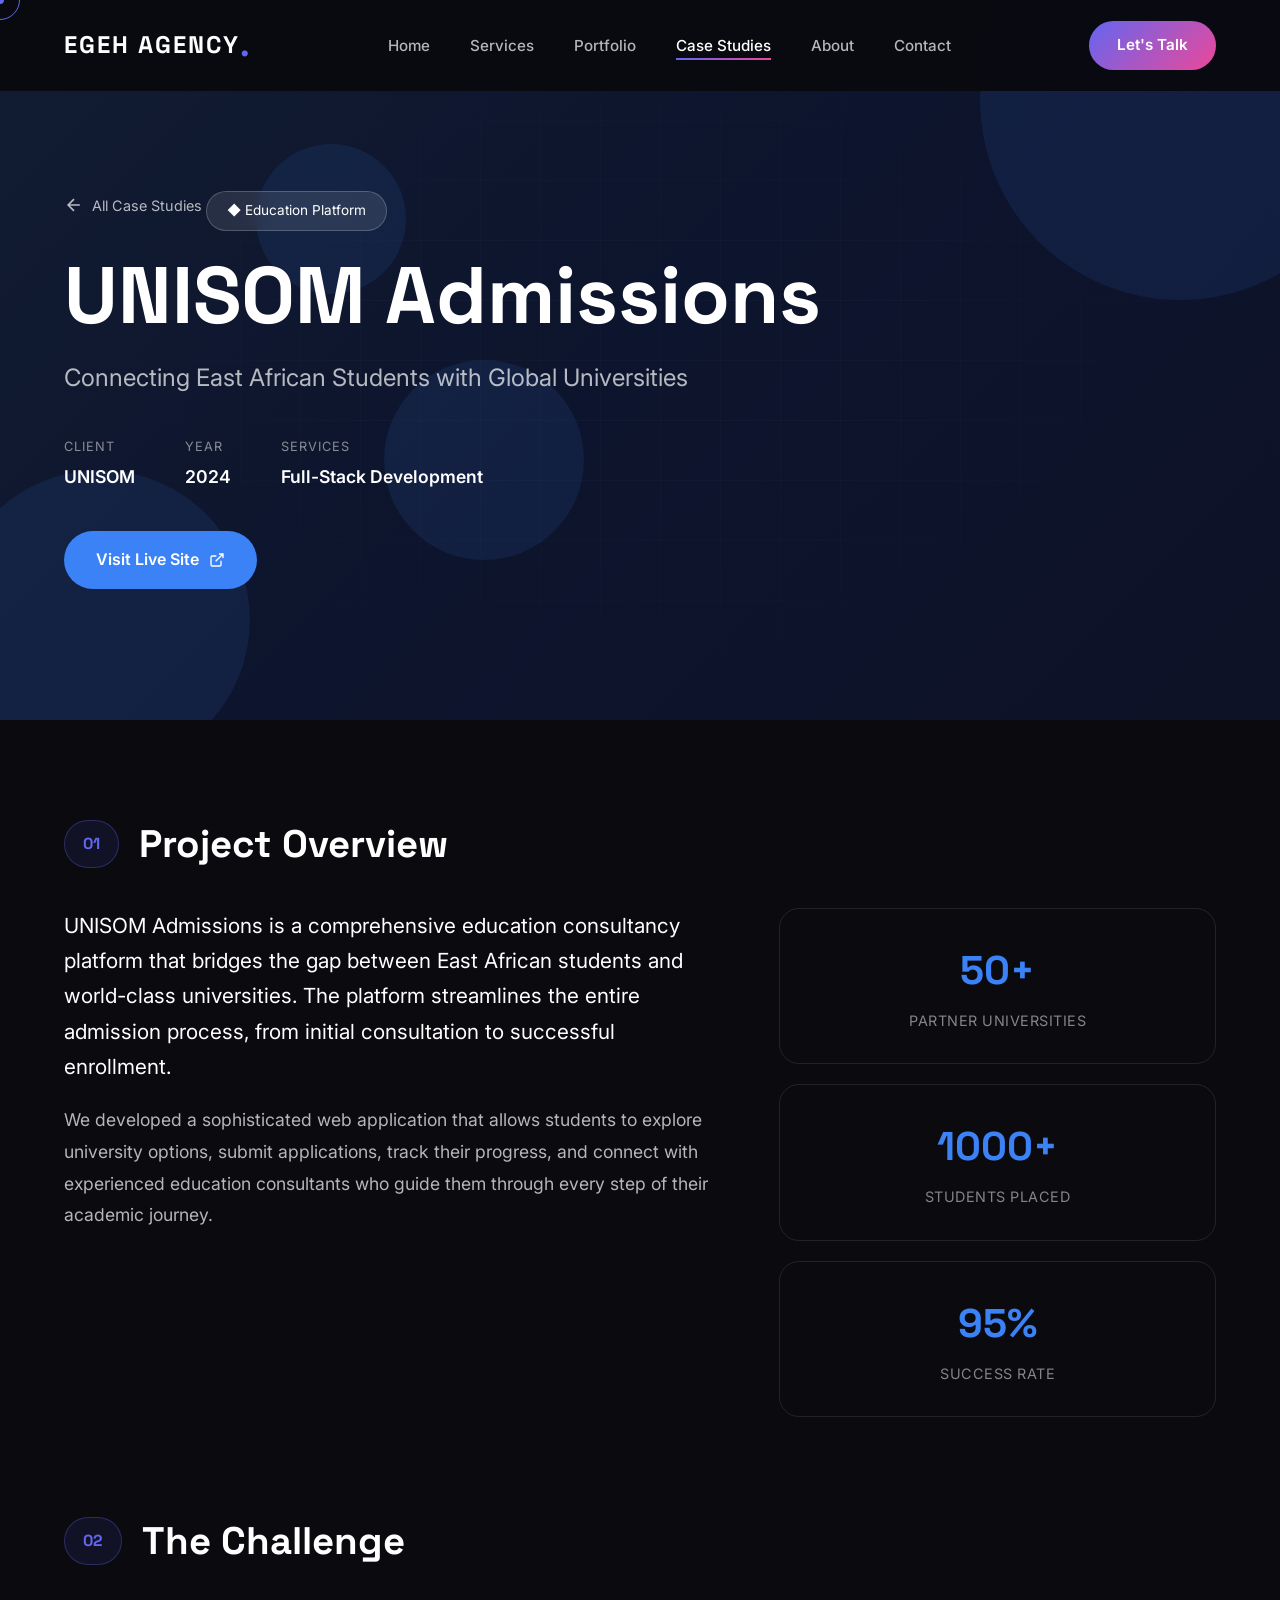
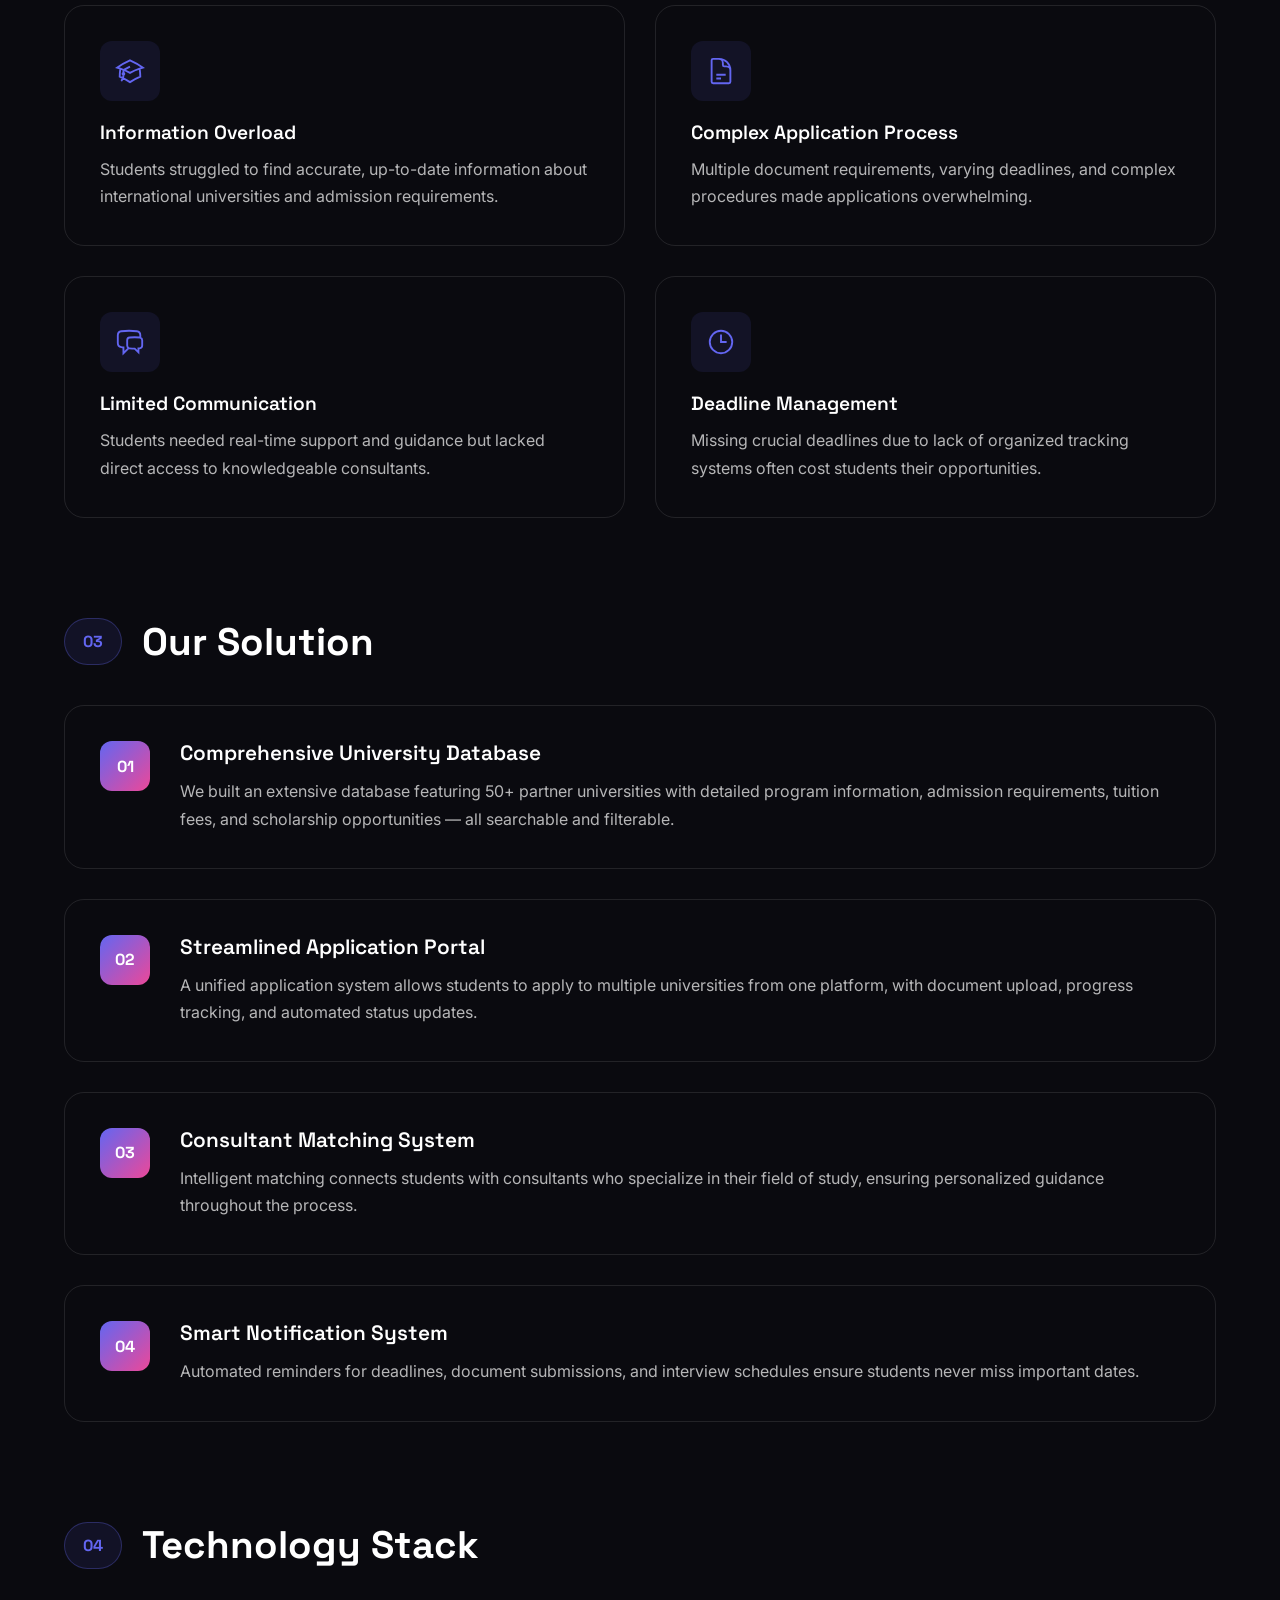
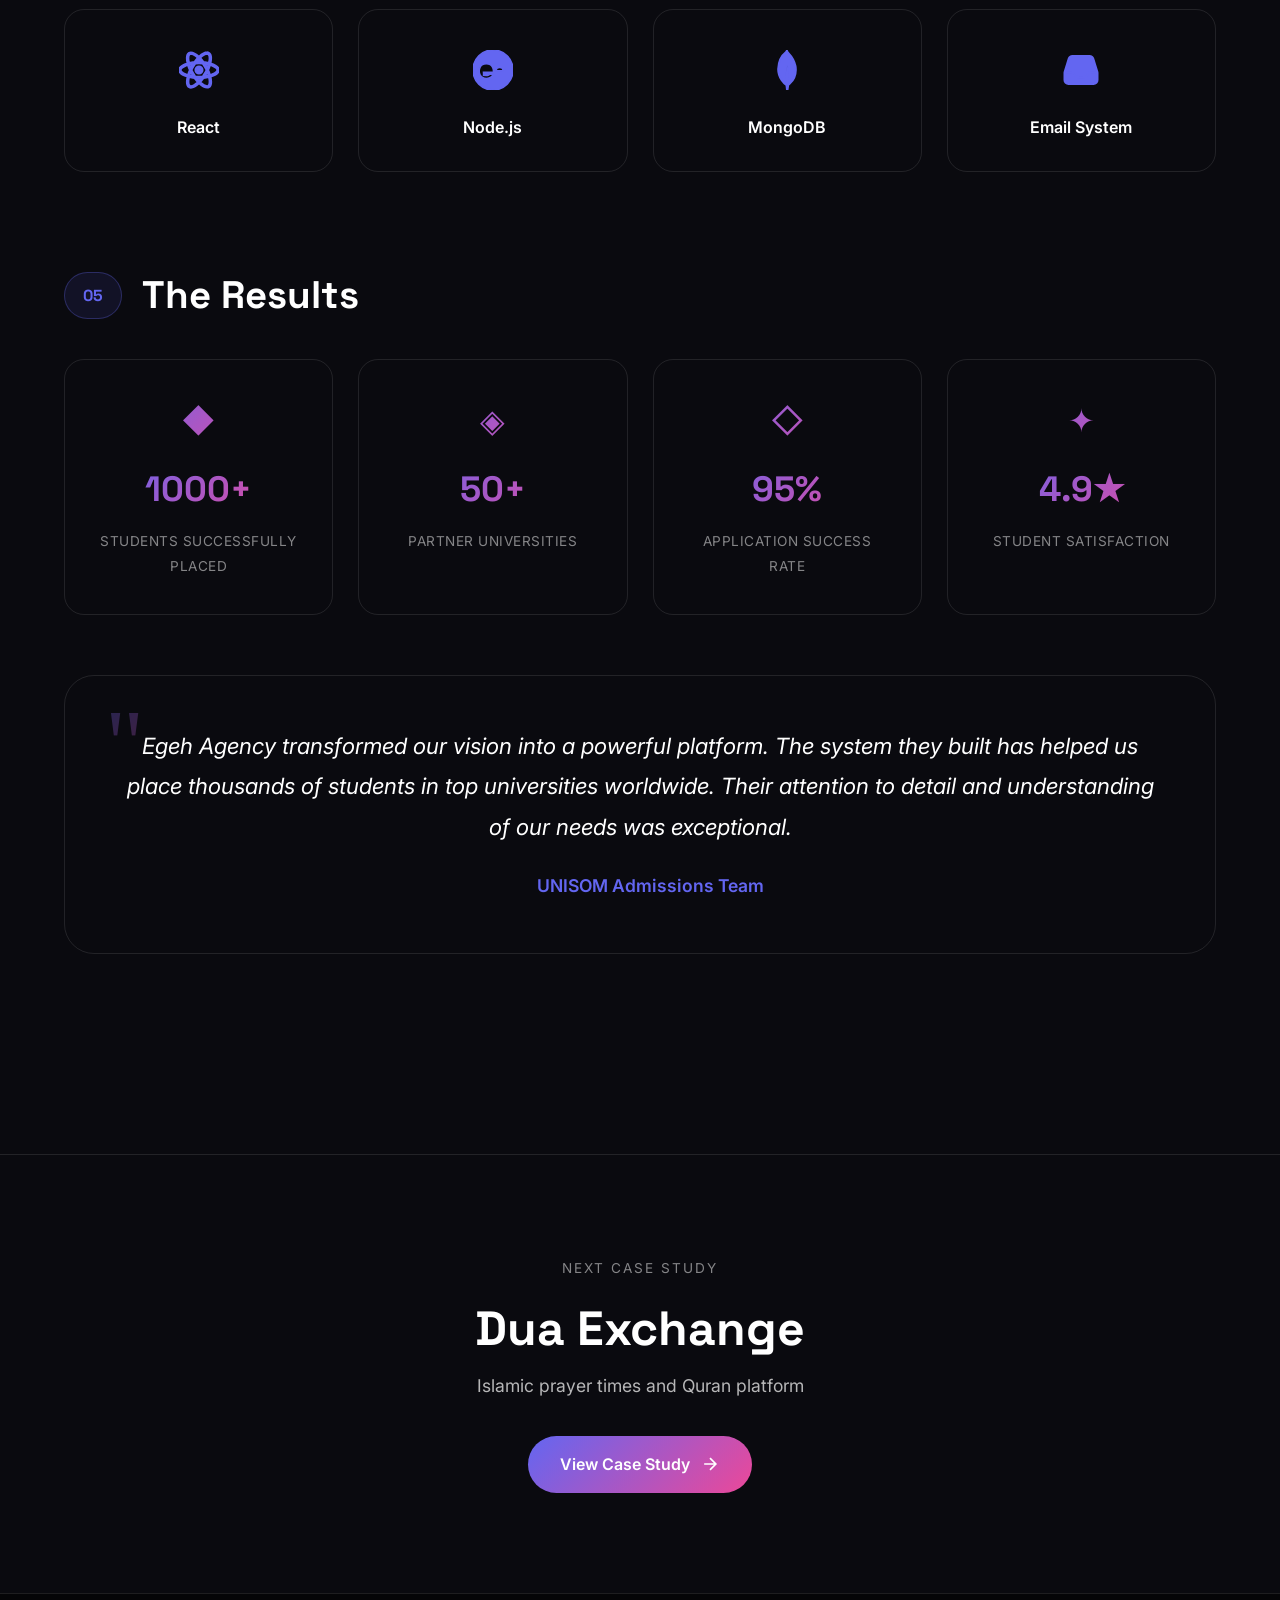
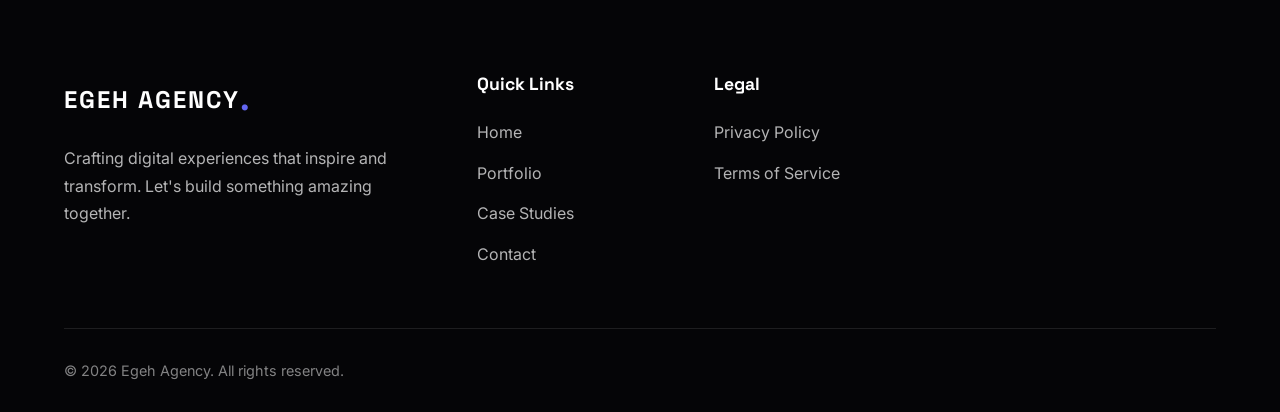
<file: case-unisom.html>
<!DOCTYPE html>
<html lang="en">
<head>
    <meta charset="UTF-8">
    <meta name="viewport" content="width=device-width, initial-scale=1.0">
    <meta name="description" content="UNISOM Admissions Case Study - Education platform connecting East African students with global universities">
    <title>UNISOM Admissions Case Study | Egeh Agency</title>
    <link rel="stylesheet" href="css/style.css">
    <link rel="preconnect" href="https://fonts.googleapis.com">
    <link rel="preconnect" href="https://fonts.gstatic.com" crossorigin>
    <link href="https://fonts.googleapis.com/css2?family=Inter:wght@300;400;500;600;700;800&family=Space+Grotesk:wght@400;500;600;700&display=swap" rel="stylesheet">
</head>
<body class="case-page">
    <!-- Preloader -->
    <div class="preloader" id="preloader">
        <div class="loader">
            <span class="loader-text">EGEH AGENCY</span>
            <div class="loader-bar"></div>
        </div>
    </div>

    <!-- Cursor -->
    <div class="cursor" id="cursor"></div>
    <div class="cursor-follower" id="cursor-follower"></div>

    <!-- Navigation -->
    <nav class="navbar navbar-dark" id="navbar">
        <div class="nav-container">
            <a href="index.html" class="logo">
                <span class="logo-text">EGEH AGENCY</span>
                <span class="logo-dot">.</span>
            </a>
            <ul class="nav-menu" id="nav-menu">
                <li><a href="index.html" class="nav-link">Home</a></li>
                <li><a href="index.html#services" class="nav-link">Services</a></li>
                <li><a href="index.html#portfolio" class="nav-link">Portfolio</a></li>
                <li><a href="case-studies.html" class="nav-link active">Case Studies</a></li>
                <li><a href="index.html#about" class="nav-link">About</a></li>
                <li><a href="index.html#contact" class="nav-link">Contact</a></li>
            </ul>
            <a href="index.html#contact" class="nav-cta">Let's Talk</a>
            <button class="nav-toggle" id="nav-toggle" aria-label="Toggle navigation">
                <span></span>
                <span></span>
                <span></span>
            </button>
        </div>
    </nav>

    <!-- Case Study Hero -->
    <section class="case-single-hero" style="--case-color: #3b82f6;">
        <div class="hero-bg">
            <div class="case-gradient" style="background: linear-gradient(135deg, #3b82f6 0%, #1d4ed8 50%, #1e40af 100%);"></div>
            <div class="hero-grid"></div>
            <div class="case-shapes">
                <div class="case-shape shape-1"></div>
                <div class="case-shape shape-2"></div>
                <div class="case-shape shape-3"></div>
                <div class="case-shape shape-4"></div>
            </div>
        </div>
        <div class="container">
            <div class="case-single-header">
                <a href="case-studies.html" class="back-link">
                    <svg width="20" height="20" viewBox="0 0 24 24" fill="none" stroke="currentColor" stroke-width="2">
                        <path d="M19 12H5M12 19l-7-7 7-7"/>
                    </svg>
                    <span>All Case Studies</span>
                </a>
                <span class="case-category-tag">◆ Education Platform</span>
                <h1 class="case-single-title">UNISOM Admissions</h1>
                <p class="case-single-tagline">Connecting East African Students with Global Universities</p>
                <div class="case-meta">
                    <div class="meta-item">
                        <span class="meta-label">Client</span>
                        <span class="meta-value">UNISOM</span>
                    </div>
                    <div class="meta-item">
                        <span class="meta-label">Year</span>
                        <span class="meta-value">2024</span>
                    </div>
                    <div class="meta-item">
                        <span class="meta-label">Services</span>
                        <span class="meta-value">Full-Stack Development</span>
                    </div>
                </div>
                <a href="https://unisomadmissions.com" target="_blank" class="case-live-btn">
                    <span>Visit Live Site</span>
                    <svg width="16" height="16" viewBox="0 0 24 24" fill="none" stroke="currentColor" stroke-width="2">
                        <path d="M18 13v6a2 2 0 0 1-2 2H5a2 2 0 0 1-2-2V8a2 2 0 0 1 2-2h6M15 3h6v6M10 14L21 3"/>
                    </svg>
                </a>
            </div>
        </div>
    </section>

    <!-- Case Study Content -->
    <section class="case-single-content">
        <div class="container">
            
            <!-- Overview -->
            <article class="case-block overview-block">
                <div class="block-header">
                    <span class="block-number">01</span>
                    <h2>Project Overview</h2>
                </div>
                <div class="block-content">
                    <div class="overview-text">
                        <p class="lead">UNISOM Admissions is a comprehensive education consultancy platform that bridges the gap between East African students and world-class universities. The platform streamlines the entire admission process, from initial consultation to successful enrollment.</p>
                        <p>We developed a sophisticated web application that allows students to explore university options, submit applications, track their progress, and connect with experienced education consultants who guide them through every step of their academic journey.</p>
                    </div>
                    <div class="overview-stats">
                        <div class="stat-card" style="--accent: #3b82f6;">
                            <span class="stat-value">50+</span>
                            <span class="stat-label">Partner Universities</span>
                        </div>
                        <div class="stat-card" style="--accent: #3b82f6;">
                            <span class="stat-value">1000+</span>
                            <span class="stat-label">Students Placed</span>
                        </div>
                        <div class="stat-card" style="--accent: #3b82f6;">
                            <span class="stat-value">95%</span>
                            <span class="stat-label">Success Rate</span>
                        </div>
                    </div>
                </div>
            </article>

            <!-- Challenge -->
            <article class="case-block challenge-block">
                <div class="block-header">
                    <span class="block-number">02</span>
                    <h2>The Challenge</h2>
                </div>
                <div class="block-content">
                    <div class="challenge-grid">
                        <div class="challenge-item">
                            <div class="challenge-icon">
                                <svg viewBox="0 0 24 24" fill="none" stroke="currentColor" stroke-width="1.5">
                                    <path d="M4.26 10.147a60.436 60.436 0 00-.491 6.347A48.627 48.627 0 0112 20.904a48.627 48.627 0 018.232-4.41 60.46 60.46 0 00-.491-6.347m-15.482 0a50.57 50.57 0 00-2.658-.813A59.905 59.905 0 0112 3.493a59.902 59.902 0 0110.399 5.84c-.896.248-1.783.52-2.658.814m-15.482 0A50.697 50.697 0 0112 13.489a50.702 50.702 0 017.74-3.342M6.75 15a.75.75 0 100-1.5.75.75 0 000 1.5zm0 0v-3.675A55.378 55.378 0 0112 8.443m-7.007 11.55A5.981 5.981 0 006.75 15.75v-1.5"/>
                                </svg>
                            </div>
                            <h4>Information Overload</h4>
                            <p>Students struggled to find accurate, up-to-date information about international universities and admission requirements.</p>
                        </div>
                        <div class="challenge-item">
                            <div class="challenge-icon">
                                <svg viewBox="0 0 24 24" fill="none" stroke="currentColor" stroke-width="1.5">
                                    <path d="M19.5 14.25v-2.625a3.375 3.375 0 00-3.375-3.375h-1.5A1.125 1.125 0 0113.5 7.125v-1.5a3.375 3.375 0 00-3.375-3.375H8.25m0 12.75h7.5m-7.5 3H12M10.5 2.25H5.625c-.621 0-1.125.504-1.125 1.125v17.25c0 .621.504 1.125 1.125 1.125h12.75c.621 0 1.125-.504 1.125-1.125V11.25a9 9 0 00-9-9z"/>
                                </svg>
                            </div>
                            <h4>Complex Application Process</h4>
                            <p>Multiple document requirements, varying deadlines, and complex procedures made applications overwhelming.</p>
                        </div>
                        <div class="challenge-item">
                            <div class="challenge-icon">
                                <svg viewBox="0 0 24 24" fill="none" stroke="currentColor" stroke-width="1.5">
                                    <path d="M20.25 8.511c.884.284 1.5 1.128 1.5 2.097v4.286c0 1.136-.847 2.1-1.98 2.193-.34.027-.68.052-1.02.072v3.091l-3-3c-1.354 0-2.694-.055-4.02-.163a2.115 2.115 0 01-.825-.242m9.345-8.334a2.126 2.126 0 00-.476-.095 48.64 48.64 0 00-8.048 0c-1.131.094-1.976 1.057-1.976 2.192v4.286c0 .837.46 1.58 1.155 1.951m9.345-8.334V6.637c0-1.621-1.152-3.026-2.76-3.235A48.455 48.455 0 0011.25 3c-2.115 0-4.198.137-6.24.402-1.608.209-2.76 1.614-2.76 3.235v6.226c0 1.621 1.152 3.026 2.76 3.235.577.075 1.157.14 1.74.194V21l4.155-4.155"/>
                                </svg>
                            </div>
                            <h4>Limited Communication</h4>
                            <p>Students needed real-time support and guidance but lacked direct access to knowledgeable consultants.</p>
                        </div>
                        <div class="challenge-item">
                            <div class="challenge-icon">
                                <svg viewBox="0 0 24 24" fill="none" stroke="currentColor" stroke-width="1.5">
                                    <path d="M12 6v6h4.5m4.5 0a9 9 0 11-18 0 9 9 0 0118 0z"/>
                                </svg>
                            </div>
                            <h4>Deadline Management</h4>
                            <p>Missing crucial deadlines due to lack of organized tracking systems often cost students their opportunities.</p>
                        </div>
                    </div>
                </div>
            </article>

            <!-- Solution -->
            <article class="case-block solution-block">
                <div class="block-header">
                    <span class="block-number">03</span>
                    <h2>Our Solution</h2>
                </div>
                <div class="block-content">
                    <div class="solution-features">
                        <div class="solution-item">
                            <div class="solution-number">01</div>
                            <div class="solution-content">
                                <h4>Comprehensive University Database</h4>
                                <p>We built an extensive database featuring 50+ partner universities with detailed program information, admission requirements, tuition fees, and scholarship opportunities — all searchable and filterable.</p>
                            </div>
                        </div>
                        <div class="solution-item">
                            <div class="solution-number">02</div>
                            <div class="solution-content">
                                <h4>Streamlined Application Portal</h4>
                                <p>A unified application system allows students to apply to multiple universities from one platform, with document upload, progress tracking, and automated status updates.</p>
                            </div>
                        </div>
                        <div class="solution-item">
                            <div class="solution-number">03</div>
                            <div class="solution-content">
                                <h4>Consultant Matching System</h4>
                                <p>Intelligent matching connects students with consultants who specialize in their field of study, ensuring personalized guidance throughout the process.</p>
                            </div>
                        </div>
                        <div class="solution-item">
                            <div class="solution-number">04</div>
                            <div class="solution-content">
                                <h4>Smart Notification System</h4>
                                <p>Automated reminders for deadlines, document submissions, and interview schedules ensure students never miss important dates.</p>
                            </div>
                        </div>
                    </div>
                </div>
            </article>

            <!-- Tech Stack -->
            <article class="case-block tech-block">
                <div class="block-header">
                    <span class="block-number">04</span>
                    <h2>Technology Stack</h2>
                </div>
                <div class="block-content">
                    <div class="tech-grid">
                        <div class="tech-item">
                            <div class="tech-icon">
                                <svg viewBox="0 0 24 24" fill="currentColor">
                                    <path d="M14.23 12.004a2.236 2.236 0 0 1-2.235 2.236 2.236 2.236 0 0 1-2.236-2.236 2.236 2.236 0 0 1 2.235-2.236 2.236 2.236 0 0 1 2.236 2.236zm2.648-10.69c-1.346 0-3.107.96-4.888 2.622-1.78-1.653-3.542-2.602-4.887-2.602-.41 0-.783.093-1.106.278-1.375.793-1.683 3.264-.973 6.365C1.98 8.917 0 10.42 0 12.004c0 1.59 1.99 3.097 5.043 4.03-.704 3.113-.39 5.588.988 6.38.32.187.69.275 1.102.275 1.345 0 3.107-.96 4.888-2.624 1.78 1.654 3.542 2.603 4.887 2.603.41 0 .783-.09 1.106-.275 1.374-.792 1.683-3.263.973-6.365C22.02 15.096 24 13.59 24 12.004c0-1.59-1.99-3.097-5.043-4.032.704-3.11.39-5.587-.988-6.38-.318-.184-.688-.277-1.092-.278zm-.005 1.09v.006c.225 0 .406.044.558.127.666.382.955 1.835.73 3.704-.054.46-.142.945-.25 1.44-.96-.236-2.006-.417-3.107-.534-.66-.905-1.345-1.727-2.035-2.447 1.592-1.48 3.087-2.292 4.105-2.295zm-9.77.02c1.012 0 2.514.808 4.11 2.28-.686.72-1.37 1.537-2.02 2.442-1.107.117-2.154.298-3.113.538-.112-.49-.195-.964-.254-1.42-.23-1.868.054-3.32.714-3.707.19-.09.4-.127.563-.132zm4.882 3.05c.455.468.91.992 1.36 1.564-.44-.02-.89-.034-1.345-.034-.46 0-.915.01-1.36.034.44-.572.895-1.096 1.345-1.565zM12 8.1c.74 0 1.477.034 2.202.093.406.582.802 1.203 1.183 1.86.372.64.71 1.29 1.018 1.946-.308.655-.646 1.31-1.013 1.95-.38.66-.773 1.288-1.18 1.87-.728.063-1.466.098-2.21.098-.74 0-1.477-.035-2.202-.093-.406-.582-.802-1.204-1.183-1.86-.372-.64-.71-1.29-1.018-1.946.303-.657.646-1.313 1.013-1.954.38-.66.773-1.286 1.18-1.868.728-.064 1.466-.098 2.21-.098zm-3.635.254c-.24.377-.48.763-.704 1.16-.225.39-.435.782-.635 1.174-.265-.656-.49-1.31-.676-1.947.64-.15 1.315-.283 2.015-.386zm7.26 0c.695.103 1.365.23 2.006.387-.18.632-.405 1.282-.66 1.933-.2-.39-.41-.783-.64-1.174-.225-.392-.465-.774-.705-1.146zm3.063.675c.484.15.944.317 1.375.498 1.732.74 2.852 1.708 2.852 2.476-.005.768-1.125 1.74-2.857 2.475-.42.18-.88.342-1.355.493-.28-.958-.646-1.956-1.1-2.98.45-1.017.81-2.01 1.085-2.964zm-13.395.004c.278.96.645 1.957 1.1 2.98-.45 1.017-.812 2.01-1.086 2.964-.484-.15-.944-.318-1.37-.5-1.732-.737-2.852-1.706-2.852-2.474 0-.768 1.12-1.742 2.852-2.476.42-.18.88-.342 1.356-.494zm11.678 4.28c.265.657.49 1.312.676 1.948-.64.157-1.316.29-2.016.39.24-.375.48-.762.705-1.158.225-.39.435-.788.636-1.18zm-9.945.02c.2.392.41.783.64 1.175.23.39.465.772.705 1.143-.695-.102-1.365-.23-2.006-.386.18-.63.406-1.282.66-1.933zM17.92 16.32c.112.493.2.968.254 1.423.23 1.868-.054 3.32-.714 3.708-.147.09-.338.128-.563.128-1.012 0-2.514-.807-4.11-2.28.686-.72 1.37-1.536 2.02-2.44 1.107-.118 2.154-.3 3.113-.54zm-11.83.01c.96.234 2.006.415 3.107.532.66.905 1.345 1.727 2.035 2.446-1.595 1.483-3.092 2.295-4.11 2.295-.22-.005-.406-.05-.553-.132-.666-.38-.955-1.834-.73-3.703.054-.46.142-.944.25-1.438zm4.56.64c.44.02.89.034 1.345.034.46 0 .915-.01 1.36-.034-.44.572-.895 1.095-1.345 1.565-.455-.47-.91-.993-1.36-1.565z"/>
                                </svg>
                            </div>
                            <span>React</span>
                        </div>
                        <div class="tech-item">
                            <div class="tech-icon">
                                <svg viewBox="0 0 24 24" fill="currentColor">
                                    <path d="M11.998 0C5.366 0 0 5.367 0 12a11.992 11.992 0 0 0 12 12c6.633 0 12-5.367 12-12-.001-6.633-5.412-12-12.002-12zM6.37 14.575c.392.523.916.742 1.657.742.35 0 .699-.044 1.004-.175.306-.13.655-.306.872-.611h2.18c-.349 1.048-1.048 1.789-2.053 2.181-.654.262-1.31.393-2.006.393-.872 0-1.614-.175-2.311-.567a3.746 3.746 0 0 1-1.528-1.614c-.35-.699-.524-1.485-.524-2.268 0-.785.174-1.571.524-2.269a3.666 3.666 0 0 1 1.483-1.614c.655-.393 1.44-.568 2.312-.568.916 0 1.7.175 2.355.568.654.392 1.135.96 1.483 1.658.349.742.524 1.571.524 2.485v.437H6.326c.044.743.218 1.31.611 1.834l-.567-.012zm11.675-2.094h-4.186c.044-.697.262-1.222.654-1.572.393-.349.873-.523 1.485-.523.611 0 1.091.174 1.484.48.392.349.567.829.567 1.44l-.004.175z"/>
                                </svg>
                            </div>
                            <span>Node.js</span>
                        </div>
                        <div class="tech-item">
                            <div class="tech-icon">
                                <svg viewBox="0 0 24 24" fill="currentColor">
                                    <path d="M17.193 9.555c-1.264-5.58-4.252-7.414-4.573-8.115-.28-.394-.53-.954-.735-1.44-.036.495-.055.685-.523 1.184-.723.566-4.438 3.682-4.74 10.02-.282 5.912 4.27 9.435 4.888 9.884l.07.05A73.49 73.49 0 0111.91 24h.481c.114-1.032.284-2.056.51-3.07.417-.296.604-.463.85-.693a11.342 11.342 0 003.639-8.464c.01-.814-.103-1.662-.197-2.218zm-5.336 8.195s0-8.291.275-8.29c.213 0 .49 10.695.49 10.695-.381-.045-.765-1.76-.765-2.405z"/>
                                </svg>
                            </div>
                            <span>MongoDB</span>
                        </div>
                        <div class="tech-item">
                            <div class="tech-icon">
                                <svg viewBox="0 0 24 24" fill="none" stroke="currentColor" stroke-width="1.5">
                                    <path d="M2.25 13.5h3.86a2.25 2.25 0 012.012 1.244l.256.512a2.25 2.25 0 002.013 1.244h3.218a2.25 2.25 0 002.013-1.244l.256-.512a2.25 2.25 0 012.013-1.244h3.859m-19.5.338V18a2.25 2.25 0 002.25 2.25h15A2.25 2.25 0 0021.75 18v-4.162c0-.224-.034-.447-.1-.661L19.24 5.338a2.25 2.25 0 00-2.15-1.588H6.911a2.25 2.25 0 00-2.15 1.588L2.35 13.177a2.25 2.25 0 00-.1.661z"/>
                                </svg>
                            </div>
                            <span>Email System</span>
                        </div>
                    </div>
                </div>
            </article>

            <!-- Results -->
            <article class="case-block results-block">
                <div class="block-header">
                    <span class="block-number">05</span>
                    <h2>The Results</h2>
                </div>
                <div class="block-content">
                    <div class="results-grid">
                        <div class="result-card">
                            <div class="result-icon">◆</div>
                            <span class="result-value">1000+</span>
                            <span class="result-label">Students Successfully Placed</span>
                        </div>
                        <div class="result-card">
                            <div class="result-icon">◈</div>
                            <span class="result-value">50+</span>
                            <span class="result-label">Partner Universities</span>
                        </div>
                        <div class="result-card">
                            <div class="result-icon">◇</div>
                            <span class="result-value">95%</span>
                            <span class="result-label">Application Success Rate</span>
                        </div>
                        <div class="result-card">
                            <div class="result-icon">✦</div>
                            <span class="result-value">4.9★</span>
                            <span class="result-label">Student Satisfaction</span>
                        </div>
                    </div>
                    <div class="testimonial-block">
                        <div class="quote-icon">"</div>
                        <blockquote>
                            Egeh Agency transformed our vision into a powerful platform. The system they built has helped us place thousands of students in top universities worldwide. Their attention to detail and understanding of our needs was exceptional.
                        </blockquote>
                        <div class="testimonial-author">
                            <span class="author-name">UNISOM Admissions Team</span>
                        </div>
                    </div>
                </div>
            </article>

        </div>
    </section>

    <!-- Next Case Study -->
    <section class="next-case">
        <div class="container">
            <div class="next-case-content">
                <span class="next-label">Next Case Study</span>
                <h3 class="next-title">Dua Exchange</h3>
                <p class="next-description">Islamic prayer times and Quran platform</p>
                <a href="case-dua.html" class="btn btn-primary">
                    <span>View Case Study</span>
                    <svg width="20" height="20" viewBox="0 0 24 24" fill="none" stroke="currentColor" stroke-width="2">
                        <path d="M5 12h14M12 5l7 7-7 7"/>
                    </svg>
                </a>
            </div>
        </div>
    </section>

    <!-- Footer -->
    <footer class="footer">
        <div class="container">
            <div class="footer-grid">
                <div class="footer-brand">
                    <a href="index.html" class="logo">
                        <span class="logo-text">EGEH AGENCY</span>
                        <span class="logo-dot">.</span>
                    </a>
                    <p class="footer-description">
                        Crafting digital experiences that inspire and transform. Let's build something amazing together.
                    </p>
                </div>
                <div class="footer-links">
                    <h4>Quick Links</h4>
                    <ul>
                        <li><a href="index.html">Home</a></li>
                        <li><a href="index.html#portfolio">Portfolio</a></li>
                        <li><a href="case-studies.html">Case Studies</a></li>
                        <li><a href="index.html#contact">Contact</a></li>
                    </ul>
                </div>
                <div class="footer-links">
                    <h4>Legal</h4>
                    <ul>
                        <li><a href="privacy.html">Privacy Policy</a></li>
                        <li><a href="terms.html">Terms of Service</a></li>
                    </ul>
                </div>
            </div>
            <div class="footer-bottom">
                <p>&copy; 2026 Egeh Agency. All rights reserved.</p>
            </div>
        </div>
    </footer>

    <script src="js/main.js"></script>
</body>
</html>
</file>
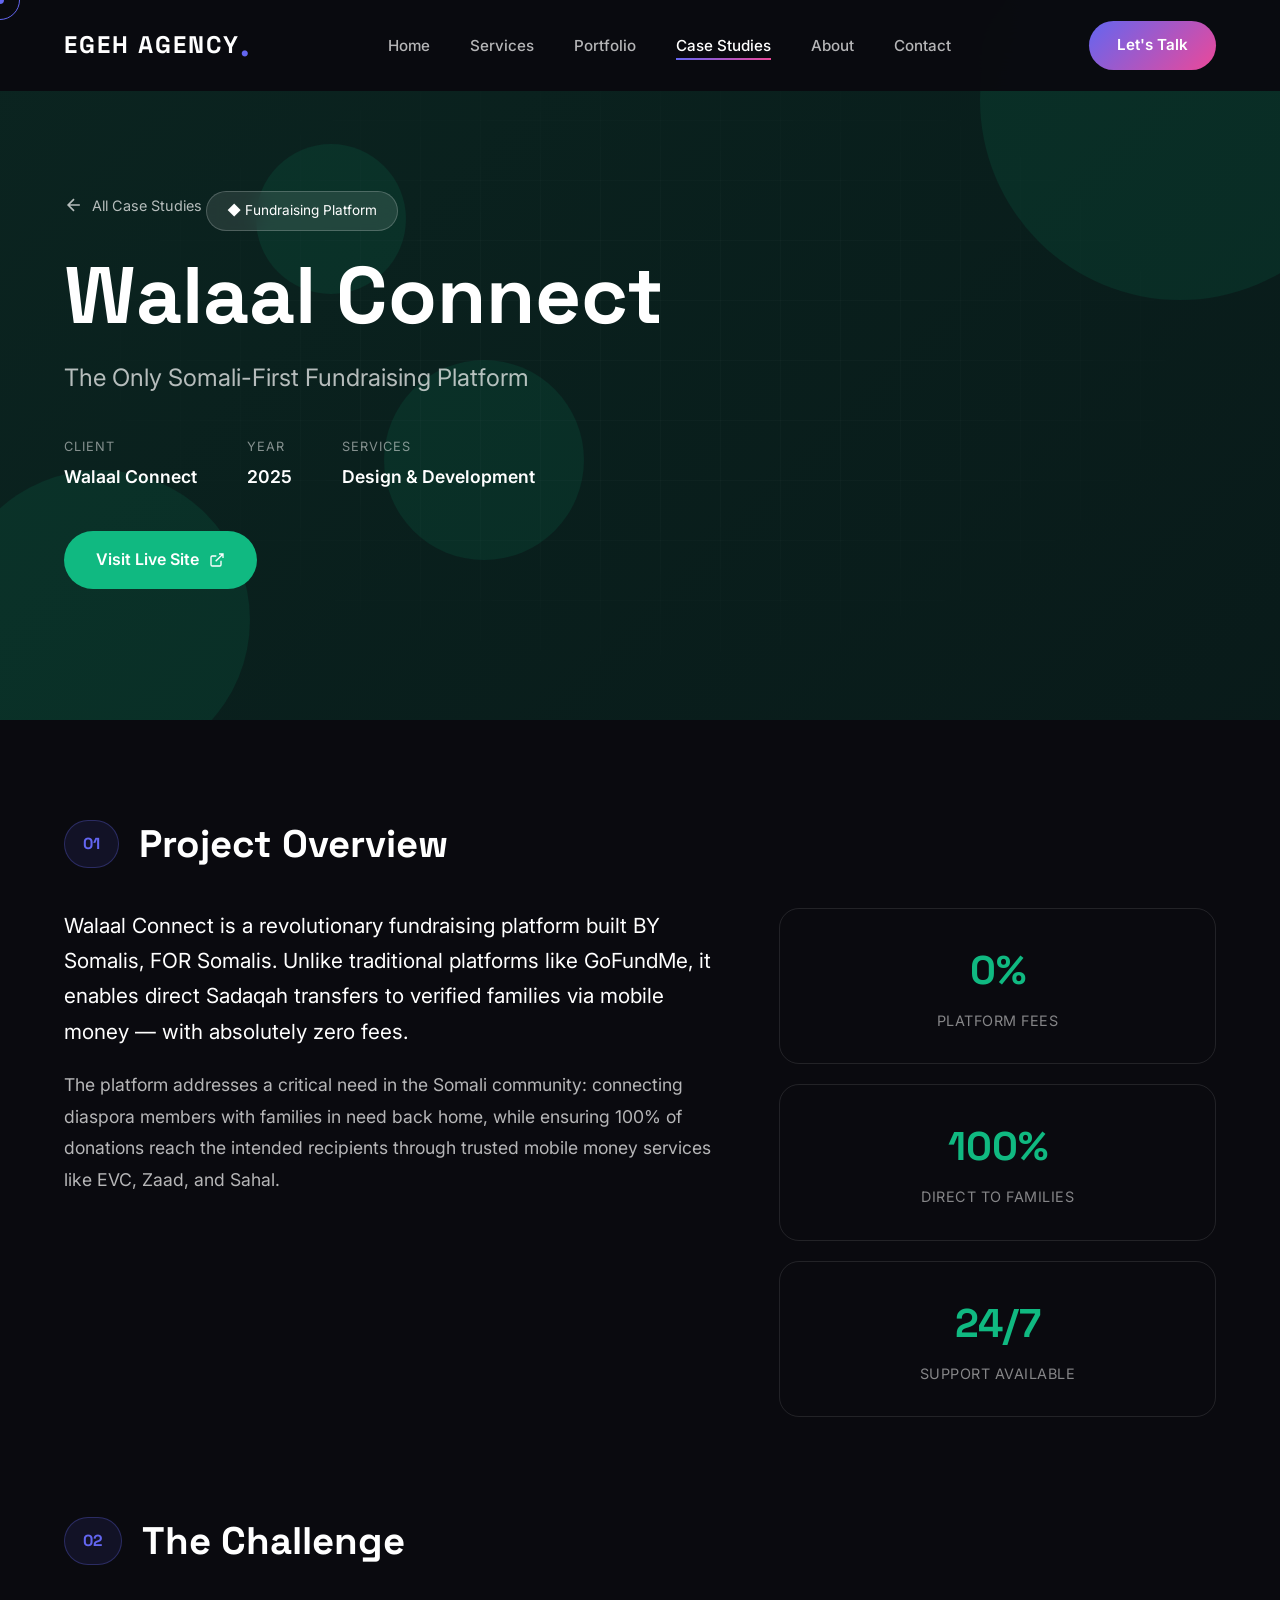
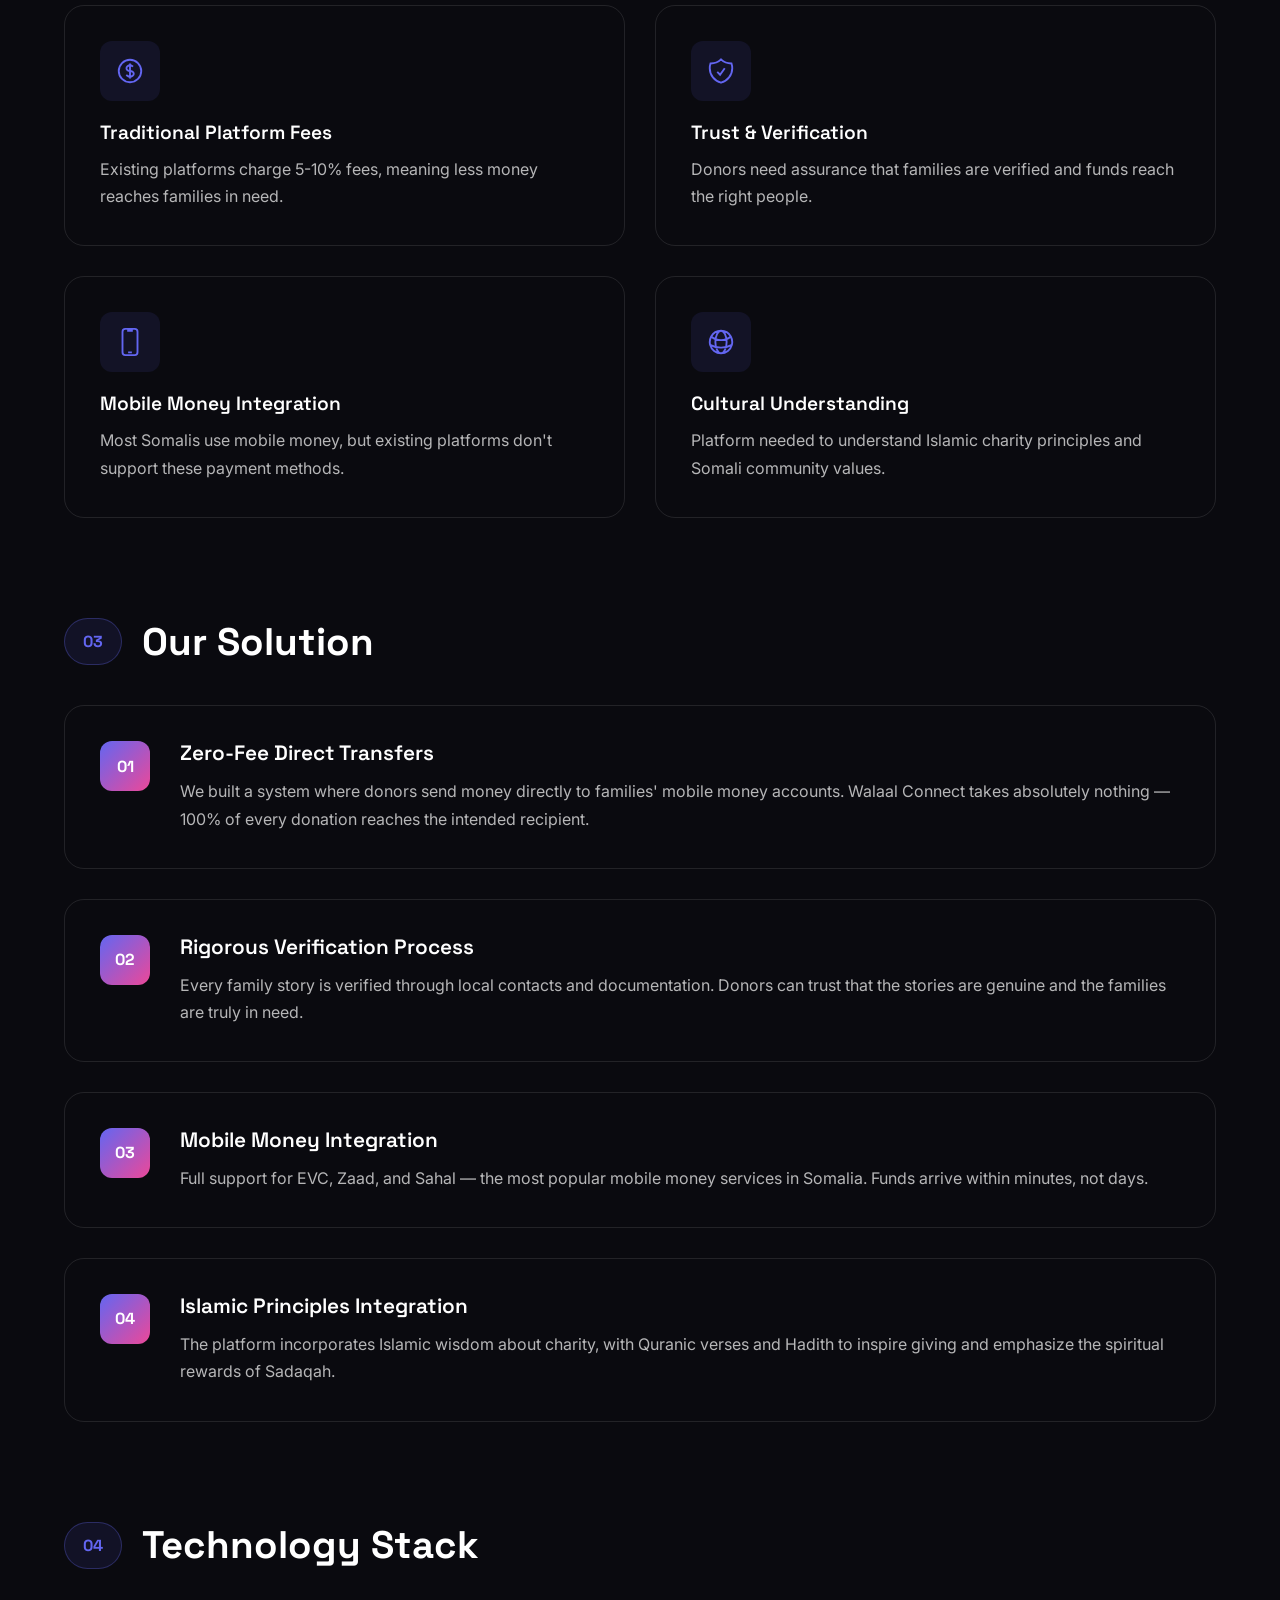
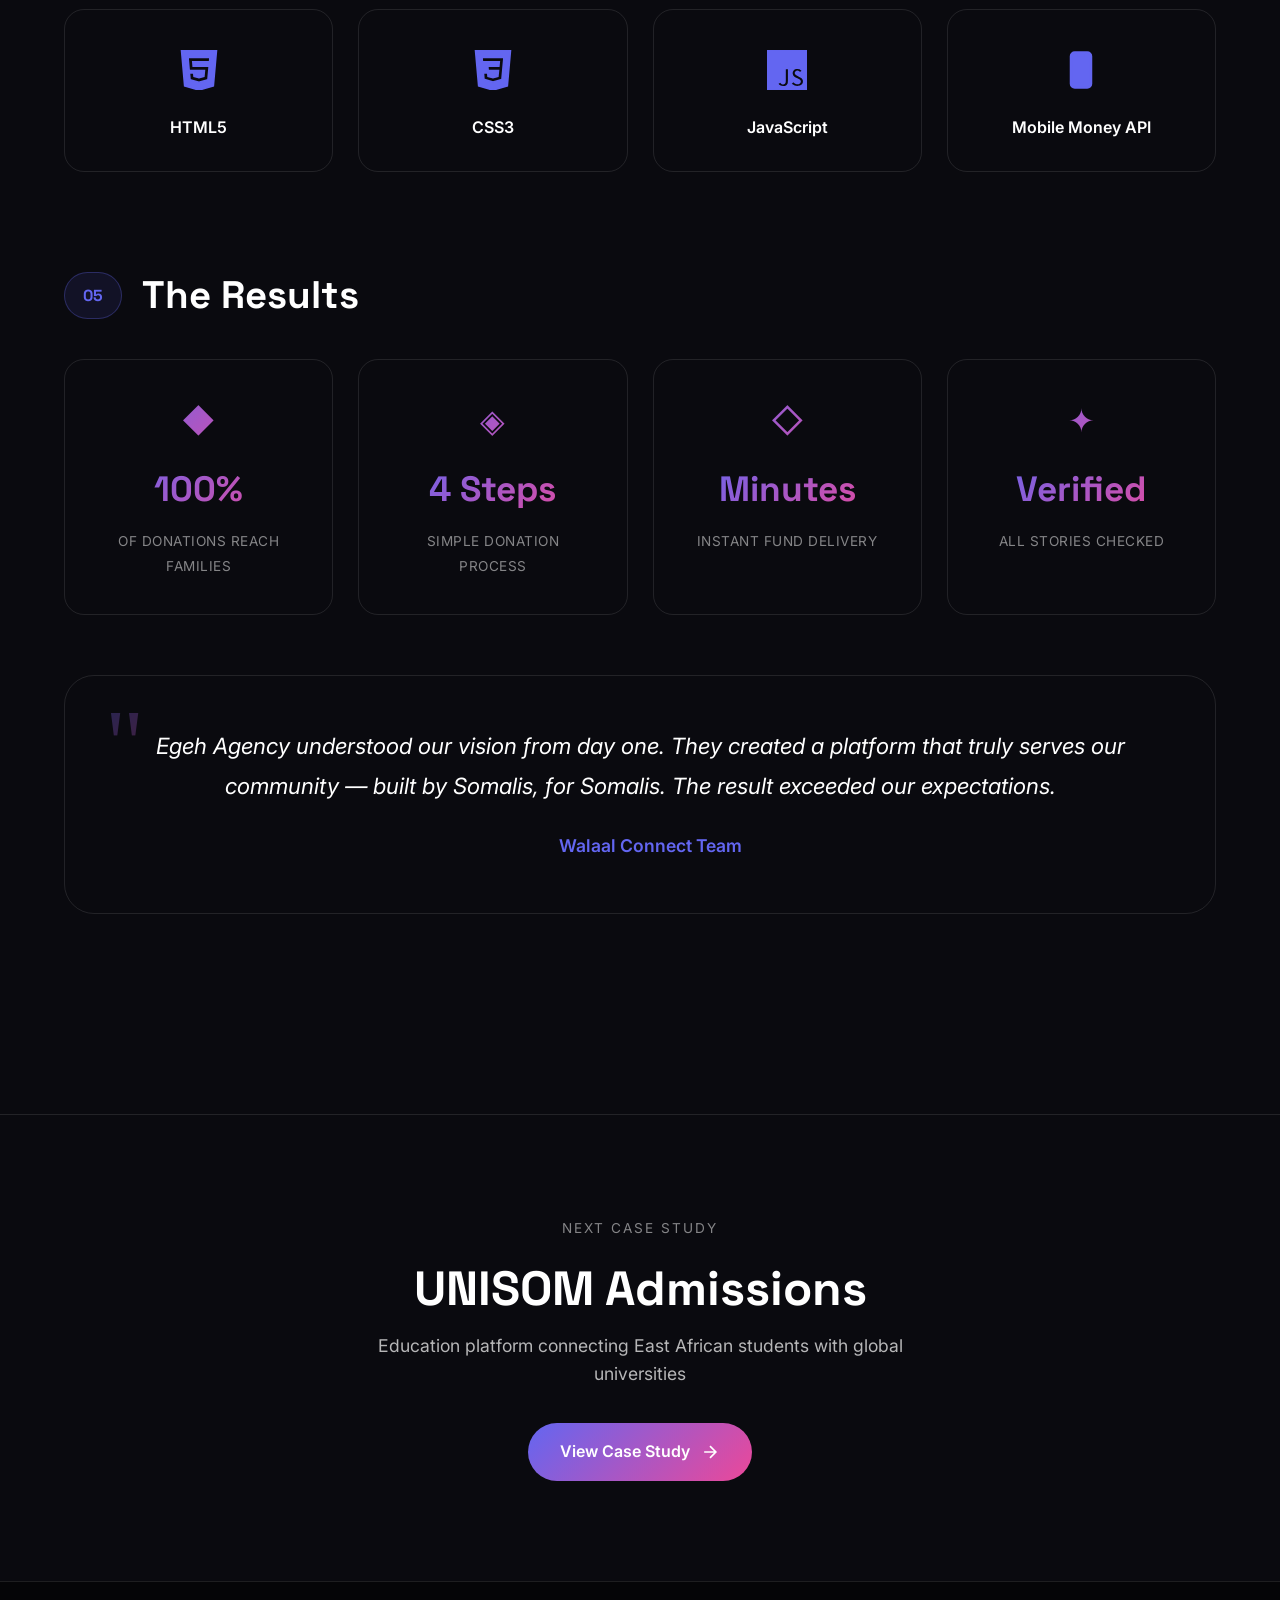
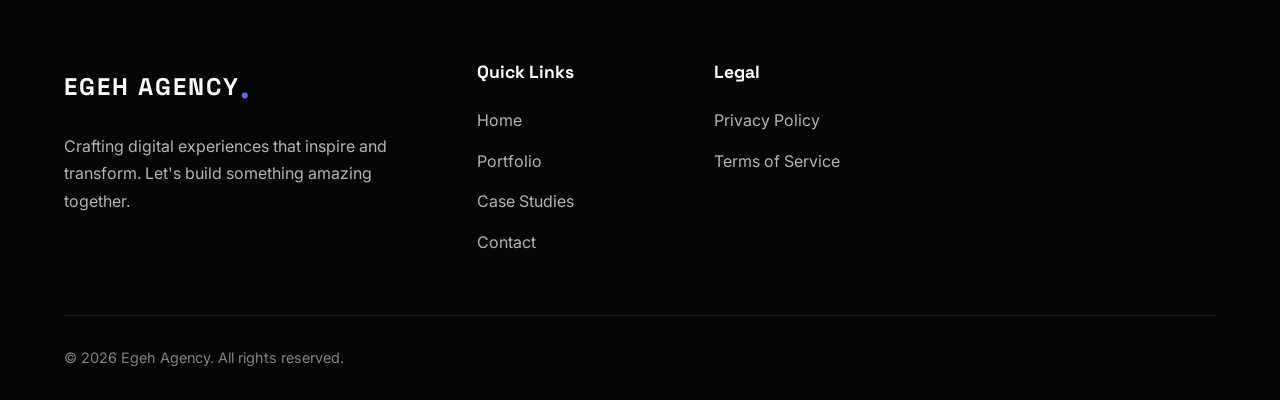
<file: case-walaal.html>
<!DOCTYPE html>
<html lang="en">
<head>
    <meta charset="UTF-8">
    <meta name="viewport" content="width=device-width, initial-scale=1.0">
    <meta name="description" content="Walaal Connect Case Study - How we built the first Somali-first fundraising platform">
    <title>Walaal Connect Case Study | Egeh Agency</title>
    <link rel="stylesheet" href="css/style.css">
    <link rel="preconnect" href="https://fonts.googleapis.com">
    <link rel="preconnect" href="https://fonts.gstatic.com" crossorigin>
    <link href="https://fonts.googleapis.com/css2?family=Inter:wght@300;400;500;600;700;800&family=Space+Grotesk:wght@400;500;600;700&display=swap" rel="stylesheet">
</head>
<body class="case-page">
    <!-- Preloader -->
    <div class="preloader" id="preloader">
        <div class="loader">
            <span class="loader-text">EGEH AGENCY</span>
            <div class="loader-bar"></div>
        </div>
    </div>

    <!-- Cursor -->
    <div class="cursor" id="cursor"></div>
    <div class="cursor-follower" id="cursor-follower"></div>

    <!-- Navigation -->
    <nav class="navbar navbar-dark" id="navbar">
        <div class="nav-container">
            <a href="index.html" class="logo">
                <span class="logo-text">EGEH AGENCY</span>
                <span class="logo-dot">.</span>
            </a>
            <ul class="nav-menu" id="nav-menu">
                <li><a href="index.html" class="nav-link">Home</a></li>
                <li><a href="index.html#services" class="nav-link">Services</a></li>
                <li><a href="index.html#portfolio" class="nav-link">Portfolio</a></li>
                <li><a href="case-studies.html" class="nav-link active">Case Studies</a></li>
                <li><a href="index.html#about" class="nav-link">About</a></li>
                <li><a href="index.html#contact" class="nav-link">Contact</a></li>
            </ul>
            <a href="index.html#contact" class="nav-cta">Let's Talk</a>
            <button class="nav-toggle" id="nav-toggle" aria-label="Toggle navigation">
                <span></span>
                <span></span>
                <span></span>
            </button>
        </div>
    </nav>

    <!-- Case Study Hero -->
    <section class="case-single-hero" style="--case-color: #10b981;">
        <div class="hero-bg">
            <div class="case-gradient" style="background: linear-gradient(135deg, #10b981 0%, #059669 50%, #047857 100%);"></div>
            <div class="hero-grid"></div>
            <div class="case-shapes">
                <div class="case-shape shape-1"></div>
                <div class="case-shape shape-2"></div>
                <div class="case-shape shape-3"></div>
                <div class="case-shape shape-4"></div>
            </div>
        </div>
        <div class="container">
            <div class="case-single-header">
                <a href="case-studies.html" class="back-link">
                    <svg width="20" height="20" viewBox="0 0 24 24" fill="none" stroke="currentColor" stroke-width="2">
                        <path d="M19 12H5M12 19l-7-7 7-7"/>
                    </svg>
                    <span>All Case Studies</span>
                </a>
                <span class="case-category-tag">◆ Fundraising Platform</span>
                <h1 class="case-single-title">Walaal Connect</h1>
                <p class="case-single-tagline">The Only Somali-First Fundraising Platform</p>
                <div class="case-meta">
                    <div class="meta-item">
                        <span class="meta-label">Client</span>
                        <span class="meta-value">Walaal Connect</span>
                    </div>
                    <div class="meta-item">
                        <span class="meta-label">Year</span>
                        <span class="meta-value">2025</span>
                    </div>
                    <div class="meta-item">
                        <span class="meta-label">Services</span>
                        <span class="meta-value">Design & Development</span>
                    </div>
                </div>
                <a href="https://walaalconnect.org" target="_blank" class="case-live-btn">
                    <span>Visit Live Site</span>
                    <svg width="16" height="16" viewBox="0 0 24 24" fill="none" stroke="currentColor" stroke-width="2">
                        <path d="M18 13v6a2 2 0 0 1-2 2H5a2 2 0 0 1-2-2V8a2 2 0 0 1 2-2h6M15 3h6v6M10 14L21 3"/>
                    </svg>
                </a>
            </div>
        </div>
    </section>

    <!-- Case Study Content -->
    <section class="case-single-content">
        <div class="container">
            
            <!-- Overview -->
            <article class="case-block overview-block">
                <div class="block-header">
                    <span class="block-number">01</span>
                    <h2>Project Overview</h2>
                </div>
                <div class="block-content">
                    <div class="overview-text">
                        <p class="lead">Walaal Connect is a revolutionary fundraising platform built BY Somalis, FOR Somalis. Unlike traditional platforms like GoFundMe, it enables direct Sadaqah transfers to verified families via mobile money — with absolutely zero fees.</p>
                        <p>The platform addresses a critical need in the Somali community: connecting diaspora members with families in need back home, while ensuring 100% of donations reach the intended recipients through trusted mobile money services like EVC, Zaad, and Sahal.</p>
                    </div>
                    <div class="overview-stats">
                        <div class="stat-card" style="--accent: #10b981;">
                            <span class="stat-value">0%</span>
                            <span class="stat-label">Platform Fees</span>
                        </div>
                        <div class="stat-card" style="--accent: #10b981;">
                            <span class="stat-value">100%</span>
                            <span class="stat-label">Direct to Families</span>
                        </div>
                        <div class="stat-card" style="--accent: #10b981;">
                            <span class="stat-value">24/7</span>
                            <span class="stat-label">Support Available</span>
                        </div>
                    </div>
                </div>
            </article>

            <!-- Challenge -->
            <article class="case-block challenge-block">
                <div class="block-header">
                    <span class="block-number">02</span>
                    <h2>The Challenge</h2>
                </div>
                <div class="block-content">
                    <div class="challenge-grid">
                        <div class="challenge-item">
                            <div class="challenge-icon">
                                <svg viewBox="0 0 24 24" fill="none" stroke="currentColor" stroke-width="1.5">
                                    <path d="M12 6v12m-3-2.818l.879.659c1.171.879 3.07.879 4.242 0 1.172-.879 1.172-2.303 0-3.182C13.536 12.219 12.768 12 12 12c-.725 0-1.45-.22-2.003-.659-1.106-.879-1.106-2.303 0-3.182s2.9-.879 4.006 0l.415.33M21 12a9 9 0 11-18 0 9 9 0 0118 0z"/>
                                </svg>
                            </div>
                            <h4>Traditional Platform Fees</h4>
                            <p>Existing platforms charge 5-10% fees, meaning less money reaches families in need.</p>
                        </div>
                        <div class="challenge-item">
                            <div class="challenge-icon">
                                <svg viewBox="0 0 24 24" fill="none" stroke="currentColor" stroke-width="1.5">
                                    <path d="M9 12.75L11.25 15 15 9.75m-3-7.036A11.959 11.959 0 013.598 6 11.99 11.99 0 003 9.749c0 5.592 3.824 10.29 9 11.623 5.176-1.332 9-6.03 9-11.622 0-1.31-.21-2.571-.598-3.751h-.152c-3.196 0-6.1-1.248-8.25-3.285z"/>
                                </svg>
                            </div>
                            <h4>Trust & Verification</h4>
                            <p>Donors need assurance that families are verified and funds reach the right people.</p>
                        </div>
                        <div class="challenge-item">
                            <div class="challenge-icon">
                                <svg viewBox="0 0 24 24" fill="none" stroke="currentColor" stroke-width="1.5">
                                    <path d="M10.5 1.5H8.25A2.25 2.25 0 006 3.75v16.5a2.25 2.25 0 002.25 2.25h7.5A2.25 2.25 0 0018 20.25V3.75a2.25 2.25 0 00-2.25-2.25H13.5m-3 0V3h3V1.5m-3 0h3m-3 18.75h3"/>
                                </svg>
                            </div>
                            <h4>Mobile Money Integration</h4>
                            <p>Most Somalis use mobile money, but existing platforms don't support these payment methods.</p>
                        </div>
                        <div class="challenge-item">
                            <div class="challenge-icon">
                                <svg viewBox="0 0 24 24" fill="none" stroke="currentColor" stroke-width="1.5">
                                    <path d="M12 21a9.004 9.004 0 008.716-6.747M12 21a9.004 9.004 0 01-8.716-6.747M12 21c2.485 0 4.5-4.03 4.5-9S14.485 3 12 3m0 18c-2.485 0-4.5-4.03-4.5-9S9.515 3 12 3m0 0a8.997 8.997 0 017.843 4.582M12 3a8.997 8.997 0 00-7.843 4.582m15.686 0A11.953 11.953 0 0112 10.5c-2.998 0-5.74-1.1-7.843-2.918m15.686 0A8.959 8.959 0 0121 12c0 .778-.099 1.533-.284 2.253m0 0A17.919 17.919 0 0112 16.5c-3.162 0-6.133-.815-8.716-2.247m0 0A9.015 9.015 0 013 12c0-1.605.42-3.113 1.157-4.418"/>
                                </svg>
                            </div>
                            <h4>Cultural Understanding</h4>
                            <p>Platform needed to understand Islamic charity principles and Somali community values.</p>
                        </div>
                    </div>
                </div>
            </article>

            <!-- Solution -->
            <article class="case-block solution-block">
                <div class="block-header">
                    <span class="block-number">03</span>
                    <h2>Our Solution</h2>
                </div>
                <div class="block-content">
                    <div class="solution-features">
                        <div class="solution-item">
                            <div class="solution-number">01</div>
                            <div class="solution-content">
                                <h4>Zero-Fee Direct Transfers</h4>
                                <p>We built a system where donors send money directly to families' mobile money accounts. Walaal Connect takes absolutely nothing — 100% of every donation reaches the intended recipient.</p>
                            </div>
                        </div>
                        <div class="solution-item">
                            <div class="solution-number">02</div>
                            <div class="solution-content">
                                <h4>Rigorous Verification Process</h4>
                                <p>Every family story is verified through local contacts and documentation. Donors can trust that the stories are genuine and the families are truly in need.</p>
                            </div>
                        </div>
                        <div class="solution-item">
                            <div class="solution-number">03</div>
                            <div class="solution-content">
                                <h4>Mobile Money Integration</h4>
                                <p>Full support for EVC, Zaad, and Sahal — the most popular mobile money services in Somalia. Funds arrive within minutes, not days.</p>
                            </div>
                        </div>
                        <div class="solution-item">
                            <div class="solution-number">04</div>
                            <div class="solution-content">
                                <h4>Islamic Principles Integration</h4>
                                <p>The platform incorporates Islamic wisdom about charity, with Quranic verses and Hadith to inspire giving and emphasize the spiritual rewards of Sadaqah.</p>
                            </div>
                        </div>
                    </div>
                </div>
            </article>

            <!-- Tech Stack -->
            <article class="case-block tech-block">
                <div class="block-header">
                    <span class="block-number">04</span>
                    <h2>Technology Stack</h2>
                </div>
                <div class="block-content">
                    <div class="tech-grid">
                        <div class="tech-item">
                            <div class="tech-icon">
                                <svg viewBox="0 0 24 24" fill="currentColor">
                                    <path d="M1.5 0h21l-1.91 21.563L11.977 24l-8.564-2.438L1.5 0zm7.031 9.75l-.232-2.718 10.059.003.23-2.622L5.412 4.41l.698 8.01h9.126l-.326 3.426-2.91.804-2.955-.81-.188-2.11H6.248l.33 4.171L12 19.351l5.379-1.443.744-8.157H8.531z"/>
                                </svg>
                            </div>
                            <span>HTML5</span>
                        </div>
                        <div class="tech-item">
                            <div class="tech-icon">
                                <svg viewBox="0 0 24 24" fill="currentColor">
                                    <path d="M1.5 0h21l-1.91 21.563L11.977 24l-8.565-2.438L1.5 0zm17.09 4.413L5.41 4.41l.213 2.622 10.125.002-.255 2.716h-6.64l.24 2.573h6.182l-.366 3.523-2.91.804-2.956-.81-.188-2.11h-2.61l.29 3.855L12 19.288l5.373-1.53L18.59 4.414z"/>
                                </svg>
                            </div>
                            <span>CSS3</span>
                        </div>
                        <div class="tech-item">
                            <div class="tech-icon">
                                <svg viewBox="0 0 24 24" fill="currentColor">
                                    <path d="M0 0h24v24H0V0zm22.034 18.276c-.175-1.095-.888-2.015-3.003-2.873-.736-.345-1.554-.585-1.797-1.14-.091-.33-.105-.51-.046-.705.15-.646.915-.84 1.515-.66.39.12.75.42.976.9 1.034-.676 1.034-.676 1.755-1.125-.27-.42-.404-.601-.586-.78-.63-.705-1.469-1.065-2.834-1.034l-.705.089c-.676.165-1.32.525-1.71 1.005-1.14 1.291-.811 3.541.569 4.471 1.365 1.02 3.361 1.244 3.616 2.205.24 1.17-.87 1.545-1.966 1.41-.811-.18-1.26-.586-1.755-1.336l-1.83 1.051c.21.48.45.689.81 1.109 1.74 1.756 6.09 1.666 6.871-1.004.029-.09.24-.705.074-1.65l.046.067zm-8.983-7.245h-2.248c0 1.938-.009 3.864-.009 5.805 0 1.232.063 2.363-.138 2.711-.33.689-1.18.601-1.566.48-.396-.196-.597-.466-.83-.855-.063-.105-.11-.196-.127-.196l-1.825 1.125c.305.63.75 1.172 1.324 1.517.855.51 2.004.675 3.207.405.783-.226 1.458-.691 1.811-1.411.51-.93.402-2.07.397-3.346.012-2.054 0-4.109 0-6.179l.004-.056z"/>
                                </svg>
                            </div>
                            <span>JavaScript</span>
                        </div>
                        <div class="tech-item">
                            <div class="tech-icon">
                                <svg viewBox="0 0 24 24" fill="none" stroke="currentColor" stroke-width="1.5">
                                    <path d="M10.5 1.5H8.25A2.25 2.25 0 006 3.75v16.5a2.25 2.25 0 002.25 2.25h7.5A2.25 2.25 0 0018 20.25V3.75a2.25 2.25 0 00-2.25-2.25H13.5m-3 0V3h3V1.5m-3 0h3m-3 18.75h3"/>
                                </svg>
                            </div>
                            <span>Mobile Money API</span>
                        </div>
                    </div>
                </div>
            </article>

            <!-- Results -->
            <article class="case-block results-block">
                <div class="block-header">
                    <span class="block-number">05</span>
                    <h2>The Results</h2>
                </div>
                <div class="block-content">
                    <div class="results-grid">
                        <div class="result-card">
                            <div class="result-icon">◆</div>
                            <span class="result-value">100%</span>
                            <span class="result-label">Of Donations Reach Families</span>
                        </div>
                        <div class="result-card">
                            <div class="result-icon">◈</div>
                            <span class="result-value">4 Steps</span>
                            <span class="result-label">Simple Donation Process</span>
                        </div>
                        <div class="result-card">
                            <div class="result-icon">◇</div>
                            <span class="result-value">Minutes</span>
                            <span class="result-label">Instant Fund Delivery</span>
                        </div>
                        <div class="result-card">
                            <div class="result-icon">✦</div>
                            <span class="result-value">Verified</span>
                            <span class="result-label">All Stories Checked</span>
                        </div>
                    </div>
                    <div class="testimonial-block">
                        <div class="quote-icon">"</div>
                        <blockquote>
                            Egeh Agency understood our vision from day one. They created a platform that truly serves our community — built by Somalis, for Somalis. The result exceeded our expectations.
                        </blockquote>
                        <div class="testimonial-author">
                            <span class="author-name">Walaal Connect Team</span>
                        </div>
                    </div>
                </div>
            </article>

        </div>
    </section>

    <!-- Next Case Study -->
    <section class="next-case">
        <div class="container">
            <div class="next-case-content">
                <span class="next-label">Next Case Study</span>
                <h3 class="next-title">UNISOM Admissions</h3>
                <p class="next-description">Education platform connecting East African students with global universities</p>
                <a href="case-unisom.html" class="btn btn-primary">
                    <span>View Case Study</span>
                    <svg width="20" height="20" viewBox="0 0 24 24" fill="none" stroke="currentColor" stroke-width="2">
                        <path d="M5 12h14M12 5l7 7-7 7"/>
                    </svg>
                </a>
            </div>
        </div>
    </section>

    <!-- Footer -->
    <footer class="footer">
        <div class="container">
            <div class="footer-grid">
                <div class="footer-brand">
                    <a href="index.html" class="logo">
                        <span class="logo-text">EGEH AGENCY</span>
                        <span class="logo-dot">.</span>
                    </a>
                    <p class="footer-description">
                        Crafting digital experiences that inspire and transform. Let's build something amazing together.
                    </p>
                </div>
                <div class="footer-links">
                    <h4>Quick Links</h4>
                    <ul>
                        <li><a href="index.html">Home</a></li>
                        <li><a href="index.html#portfolio">Portfolio</a></li>
                        <li><a href="case-studies.html">Case Studies</a></li>
                        <li><a href="index.html#contact">Contact</a></li>
                    </ul>
                </div>
                <div class="footer-links">
                    <h4>Legal</h4>
                    <ul>
                        <li><a href="privacy.html">Privacy Policy</a></li>
                        <li><a href="terms.html">Terms of Service</a></li>
                    </ul>
                </div>
            </div>
            <div class="footer-bottom">
                <p>&copy; 2026 Egeh Agency. All rights reserved.</p>
            </div>
        </div>
    </footer>

    <script src="js/main.js"></script>
</body>
</html>
</file>
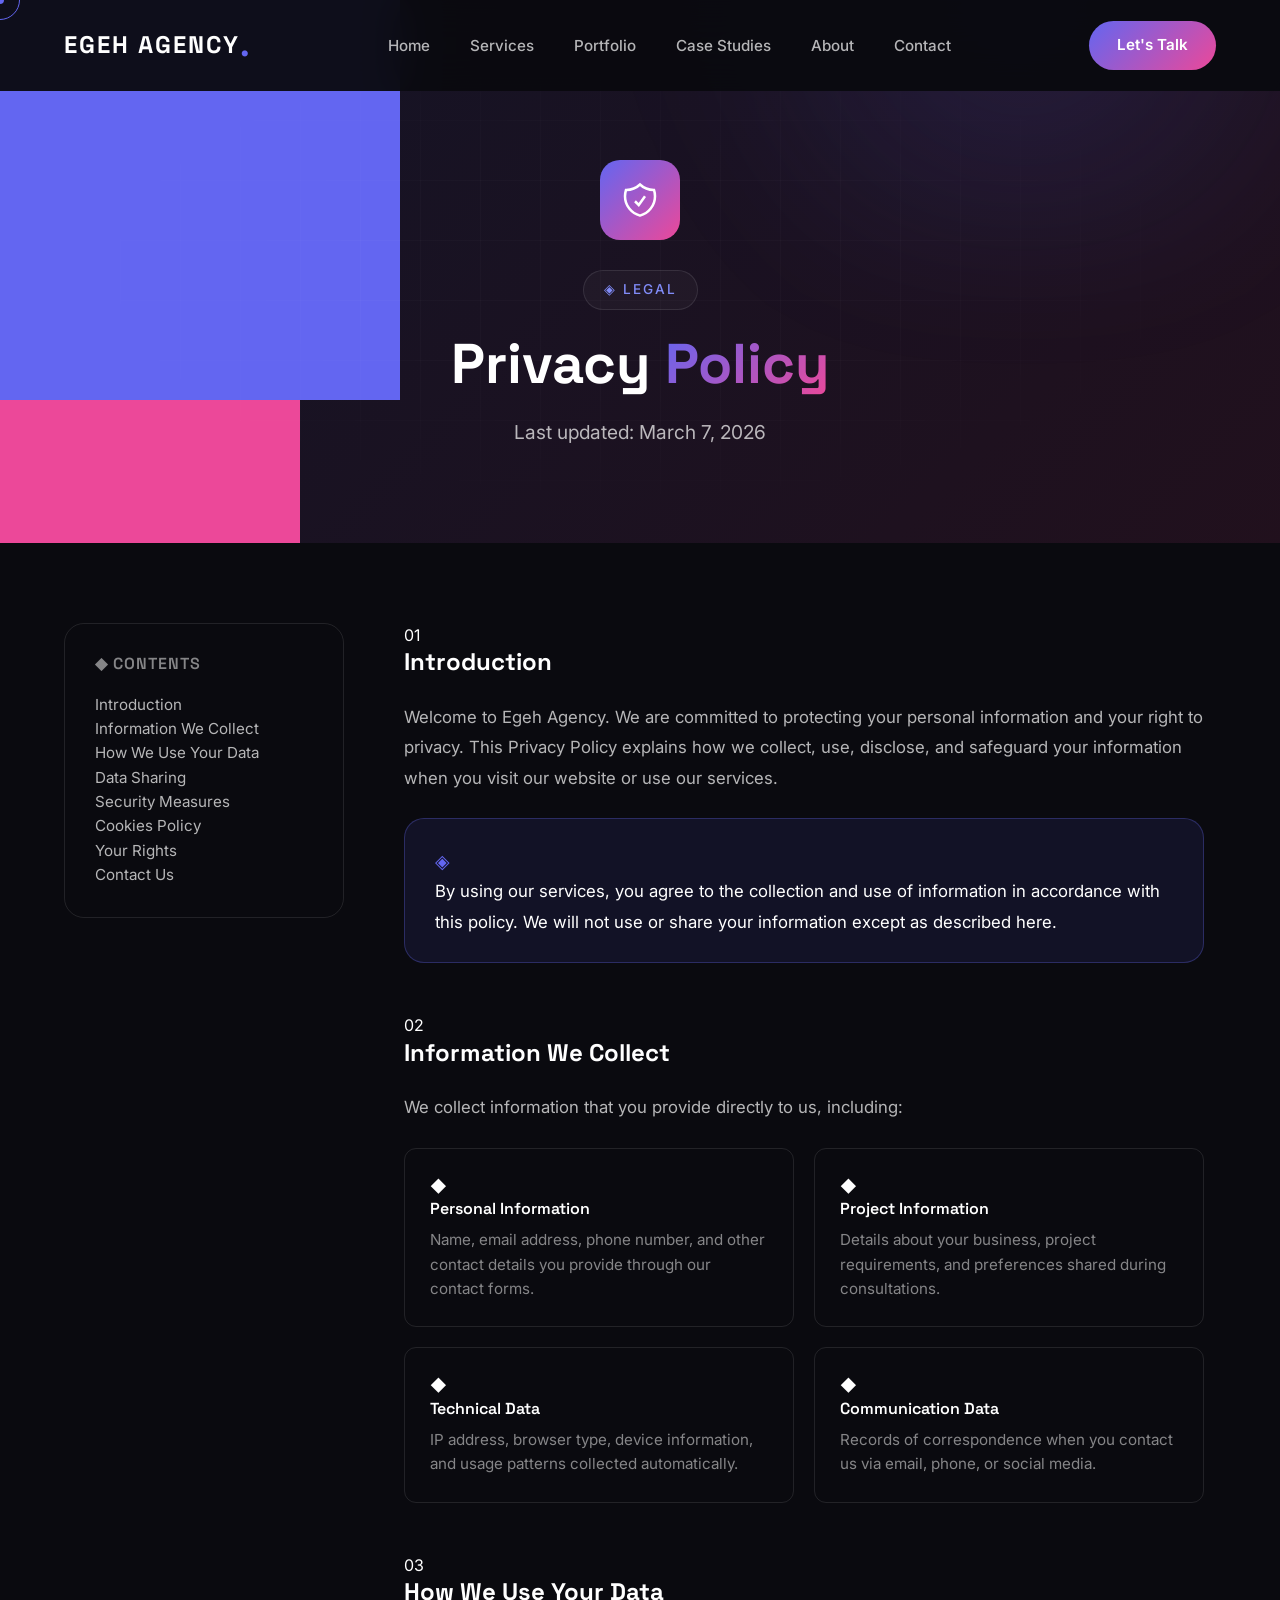
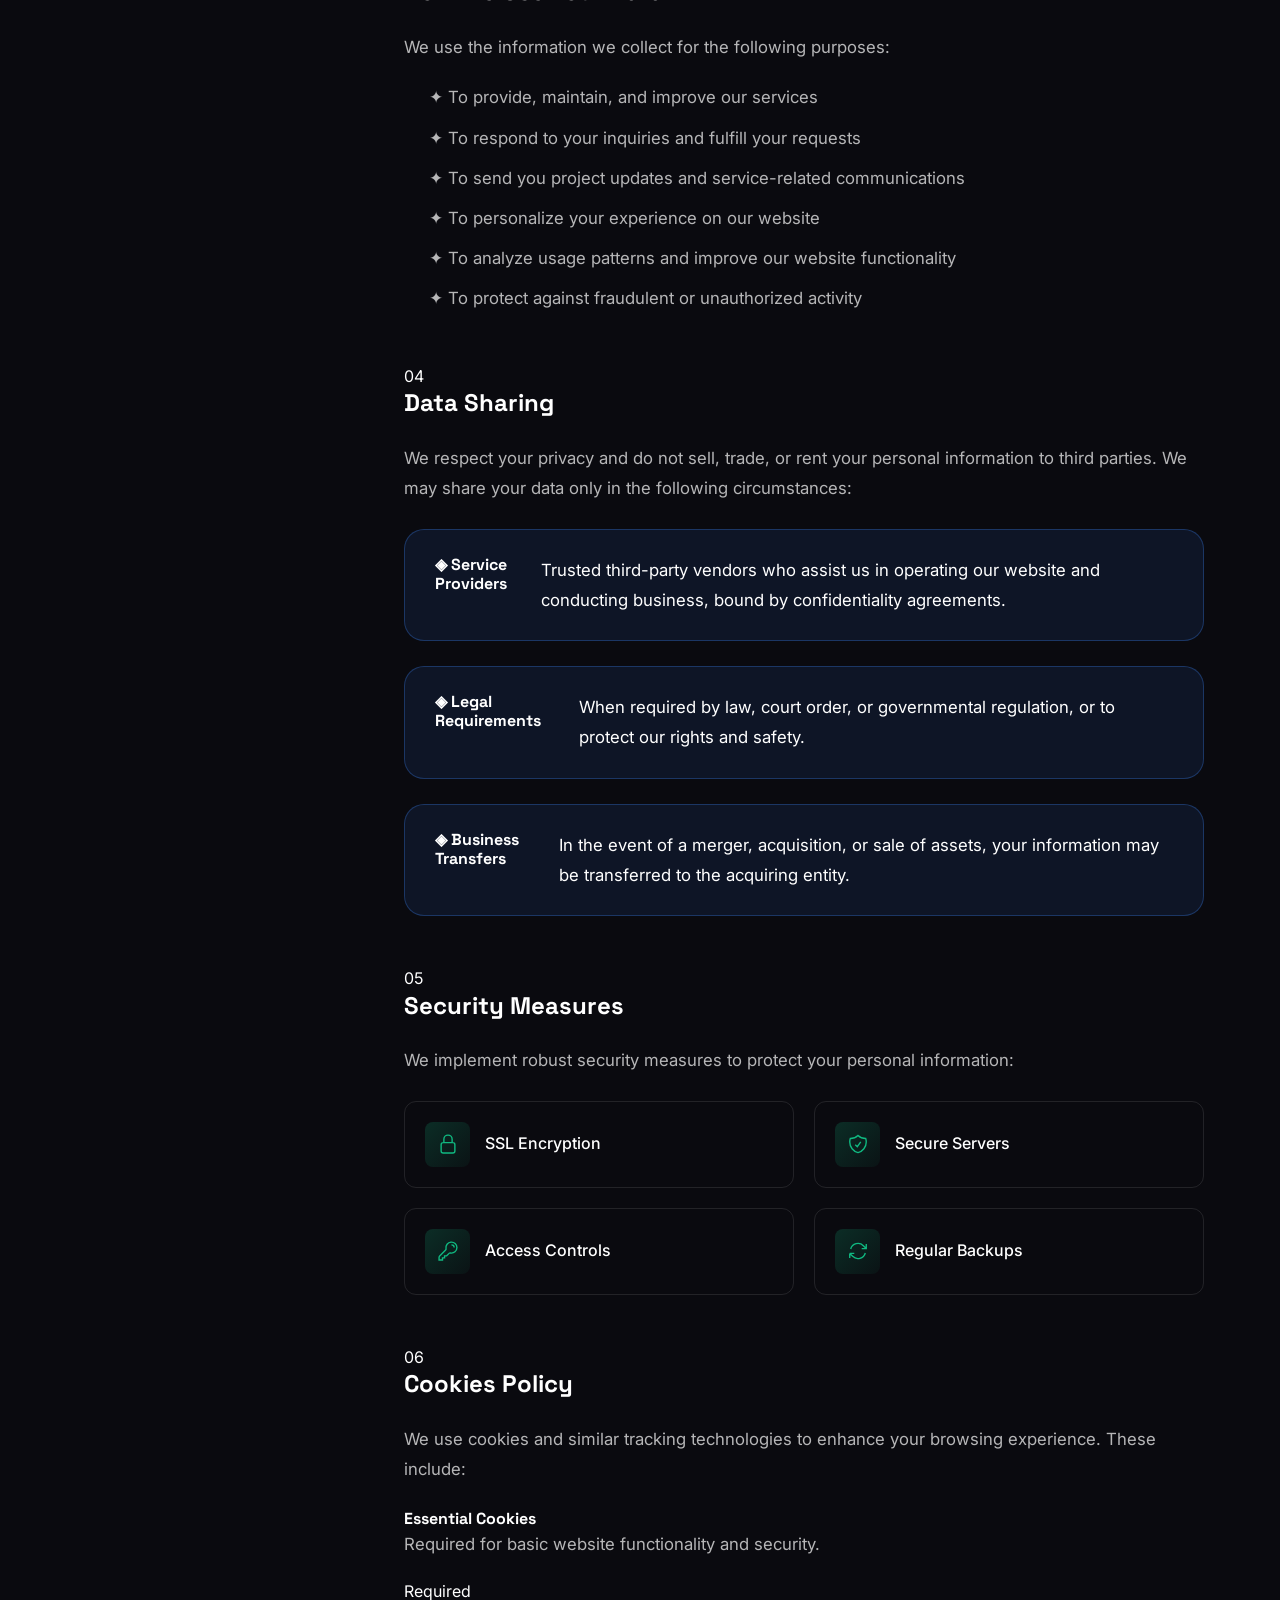
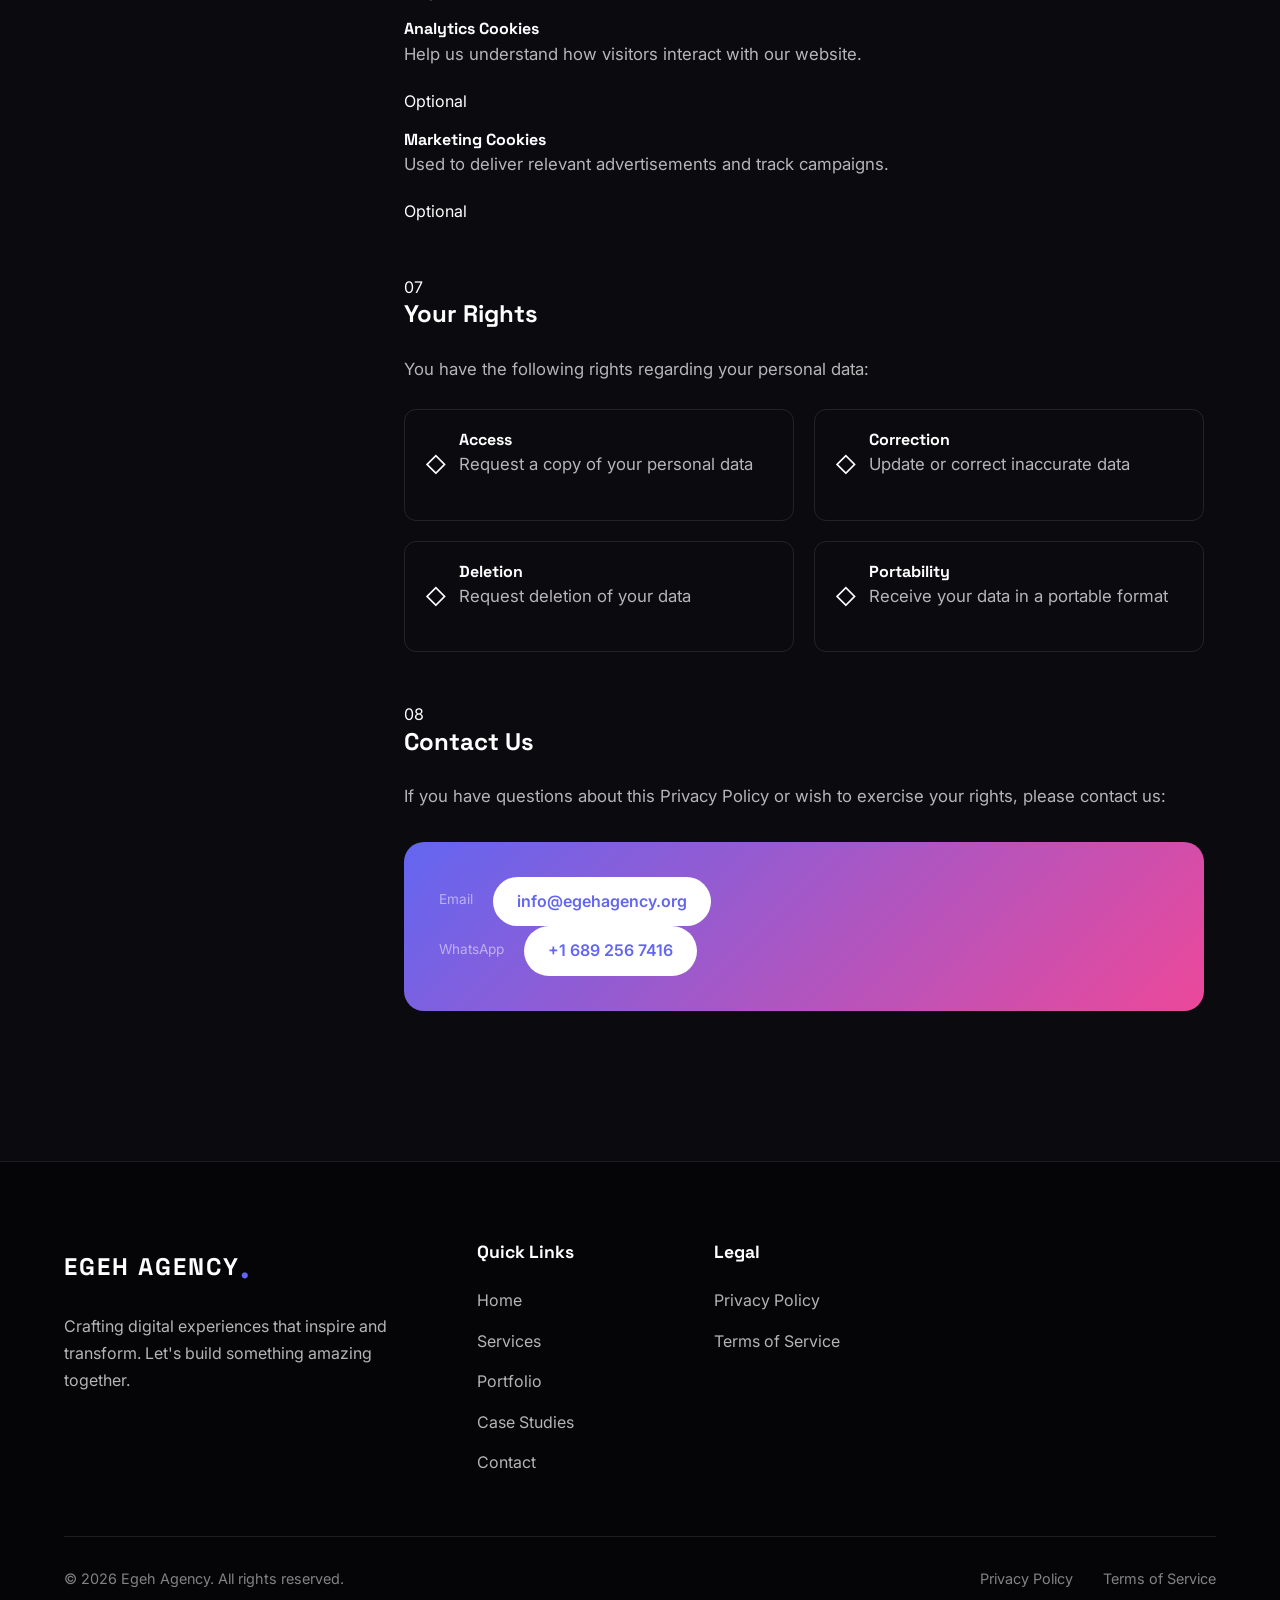
<file: privacy.html>
<!DOCTYPE html>
<html lang="en">
<head>
    <meta charset="UTF-8">
    <meta name="viewport" content="width=device-width, initial-scale=1.0">
    <meta name="description" content="Egeh Agency Privacy Policy - How we protect and handle your data">
    <title>Privacy Policy | Egeh Agency</title>
    <link rel="stylesheet" href="css/style.css">
    <link rel="preconnect" href="https://fonts.googleapis.com">
    <link rel="preconnect" href="https://fonts.gstatic.com" crossorigin>
    <link href="https://fonts.googleapis.com/css2?family=Inter:wght@300;400;500;600;700;800&family=Space+Grotesk:wght@400;500;600;700&display=swap" rel="stylesheet">
</head>
<body class="legal-page">
    <!-- Preloader -->
    <div class="preloader" id="preloader">
        <div class="loader">
            <span class="loader-text">EGEH AGENCY</span>
            <div class="loader-bar"></div>
        </div>
    </div>

    <!-- Cursor -->
    <div class="cursor" id="cursor"></div>
    <div class="cursor-follower" id="cursor-follower"></div>

    <!-- Navigation -->
    <nav class="navbar navbar-dark" id="navbar">
        <div class="nav-container">
            <a href="index.html" class="logo">
                <span class="logo-text">EGEH AGENCY</span>
                <span class="logo-dot">.</span>
            </a>
            <ul class="nav-menu" id="nav-menu">
                <li><a href="index.html" class="nav-link">Home</a></li>
                <li><a href="index.html#services" class="nav-link">Services</a></li>
                <li><a href="index.html#portfolio" class="nav-link">Portfolio</a></li>
                <li><a href="case-studies.html" class="nav-link">Case Studies</a></li>
                <li><a href="index.html#about" class="nav-link">About</a></li>
                <li><a href="index.html#contact" class="nav-link">Contact</a></li>
            </ul>
            <a href="index.html#contact" class="nav-cta">Let's Talk</a>
            <button class="nav-toggle" id="nav-toggle" aria-label="Toggle navigation">
                <span></span>
                <span></span>
                <span></span>
            </button>
        </div>
    </nav>

    <!-- Legal Hero -->
    <section class="legal-hero">
        <div class="hero-bg">
            <div class="hero-gradient"></div>
            <div class="hero-grid"></div>
            <div class="legal-shapes">
                <div class="legal-shape shape-1"></div>
                <div class="legal-shape shape-2"></div>
                <div class="legal-shape shape-3"></div>
            </div>
        </div>
        <div class="container">
            <div class="legal-hero-content">
                <div class="legal-icon">
                    <svg viewBox="0 0 24 24" fill="none" stroke="currentColor" stroke-width="1.5">
                        <path d="M9 12.75L11.25 15 15 9.75m-3-7.036A11.959 11.959 0 013.598 6 11.99 11.99 0 003 9.749c0 5.592 3.824 10.29 9 11.623 5.176-1.332 9-6.03 9-11.622 0-1.31-.21-2.571-.598-3.751h-.152c-3.196 0-6.1-1.248-8.25-3.285z"/>
                    </svg>
                </div>
                <span class="section-tag">◈ Legal</span>
                <h1 class="legal-title">Privacy <span class="gradient-text">Policy</span></h1>
                <p class="legal-subtitle">Last updated: March 7, 2026</p>
            </div>
        </div>
    </section>

    <!-- Legal Content -->
    <section class="legal-content">
        <div class="container">
            <div class="legal-wrapper">
                <!-- Table of Contents -->
                <aside class="legal-toc">
                    <div class="toc-sticky">
                        <h3 class="toc-title">◆ Contents</h3>
                        <nav class="toc-nav">
                            <a href="#introduction" class="toc-link active">Introduction</a>
                            <a href="#information" class="toc-link">Information We Collect</a>
                            <a href="#usage" class="toc-link">How We Use Your Data</a>
                            <a href="#sharing" class="toc-link">Data Sharing</a>
                            <a href="#security" class="toc-link">Security Measures</a>
                            <a href="#cookies" class="toc-link">Cookies Policy</a>
                            <a href="#rights" class="toc-link">Your Rights</a>
                            <a href="#contact" class="toc-link">Contact Us</a>
                        </nav>
                    </div>
                </aside>

                <!-- Main Content -->
                <main class="legal-main">
                    <article class="legal-section" id="introduction">
                        <div class="section-icon">
                            <span>01</span>
                        </div>
                        <h2>Introduction</h2>
                        <p>Welcome to Egeh Agency. We are committed to protecting your personal information and your right to privacy. This Privacy Policy explains how we collect, use, disclose, and safeguard your information when you visit our website or use our services.</p>
                        <div class="highlight-box">
                            <div class="highlight-icon">◈</div>
                            <p>By using our services, you agree to the collection and use of information in accordance with this policy. We will not use or share your information except as described here.</p>
                        </div>
                    </article>

                    <article class="legal-section" id="information">
                        <div class="section-icon">
                            <span>02</span>
                        </div>
                        <h2>Information We Collect</h2>
                        <p>We collect information that you provide directly to us, including:</p>
                        <div class="legal-grid">
                            <div class="legal-card">
                                <div class="card-icon">◆</div>
                                <h4>Personal Information</h4>
                                <p>Name, email address, phone number, and other contact details you provide through our contact forms.</p>
                            </div>
                            <div class="legal-card">
                                <div class="card-icon">◆</div>
                                <h4>Project Information</h4>
                                <p>Details about your business, project requirements, and preferences shared during consultations.</p>
                            </div>
                            <div class="legal-card">
                                <div class="card-icon">◆</div>
                                <h4>Technical Data</h4>
                                <p>IP address, browser type, device information, and usage patterns collected automatically.</p>
                            </div>
                            <div class="legal-card">
                                <div class="card-icon">◆</div>
                                <h4>Communication Data</h4>
                                <p>Records of correspondence when you contact us via email, phone, or social media.</p>
                            </div>
                        </div>
                    </article>

                    <article class="legal-section" id="usage">
                        <div class="section-icon">
                            <span>03</span>
                        </div>
                        <h2>How We Use Your Data</h2>
                        <p>We use the information we collect for the following purposes:</p>
                        <ul class="legal-list">
                            <li><span class="list-icon">✦</span> To provide, maintain, and improve our services</li>
                            <li><span class="list-icon">✦</span> To respond to your inquiries and fulfill your requests</li>
                            <li><span class="list-icon">✦</span> To send you project updates and service-related communications</li>
                            <li><span class="list-icon">✦</span> To personalize your experience on our website</li>
                            <li><span class="list-icon">✦</span> To analyze usage patterns and improve our website functionality</li>
                            <li><span class="list-icon">✦</span> To protect against fraudulent or unauthorized activity</li>
                        </ul>
                    </article>

                    <article class="legal-section" id="sharing">
                        <div class="section-icon">
                            <span>04</span>
                        </div>
                        <h2>Data Sharing</h2>
                        <p>We respect your privacy and do not sell, trade, or rent your personal information to third parties. We may share your data only in the following circumstances:</p>
                        <div class="info-blocks">
                            <div class="info-block">
                                <h4>◈ Service Providers</h4>
                                <p>Trusted third-party vendors who assist us in operating our website and conducting business, bound by confidentiality agreements.</p>
                            </div>
                            <div class="info-block">
                                <h4>◈ Legal Requirements</h4>
                                <p>When required by law, court order, or governmental regulation, or to protect our rights and safety.</p>
                            </div>
                            <div class="info-block">
                                <h4>◈ Business Transfers</h4>
                                <p>In the event of a merger, acquisition, or sale of assets, your information may be transferred to the acquiring entity.</p>
                            </div>
                        </div>
                    </article>

                    <article class="legal-section" id="security">
                        <div class="section-icon">
                            <span>05</span>
                        </div>
                        <h2>Security Measures</h2>
                        <p>We implement robust security measures to protect your personal information:</p>
                        <div class="security-features">
                            <div class="security-item">
                                <div class="security-icon">
                                    <svg viewBox="0 0 24 24" fill="none" stroke="currentColor" stroke-width="1.5">
                                        <path d="M16.5 10.5V6.75a4.5 4.5 0 10-9 0v3.75m-.75 11.25h10.5a2.25 2.25 0 002.25-2.25v-6.75a2.25 2.25 0 00-2.25-2.25H6.75a2.25 2.25 0 00-2.25 2.25v6.75a2.25 2.25 0 002.25 2.25z"/>
                                    </svg>
                                </div>
                                <span>SSL Encryption</span>
                            </div>
                            <div class="security-item">
                                <div class="security-icon">
                                    <svg viewBox="0 0 24 24" fill="none" stroke="currentColor" stroke-width="1.5">
                                        <path d="M9 12.75L11.25 15 15 9.75m-3-7.036A11.959 11.959 0 013.598 6 11.99 11.99 0 003 9.749c0 5.592 3.824 10.29 9 11.623 5.176-1.332 9-6.03 9-11.622 0-1.31-.21-2.571-.598-3.751h-.152c-3.196 0-6.1-1.248-8.25-3.285z"/>
                                    </svg>
                                </div>
                                <span>Secure Servers</span>
                            </div>
                            <div class="security-item">
                                <div class="security-icon">
                                    <svg viewBox="0 0 24 24" fill="none" stroke="currentColor" stroke-width="1.5">
                                        <path d="M15.75 5.25a3 3 0 013 3m3 0a6 6 0 01-7.029 5.912c-.563-.097-1.159.026-1.563.43L10.5 17.25H8.25v2.25H6v2.25H2.25v-2.818c0-.597.237-1.17.659-1.591l6.499-6.499c.404-.404.527-1 .43-1.563A6 6 0 1121.75 8.25z"/>
                                    </svg>
                                </div>
                                <span>Access Controls</span>
                            </div>
                            <div class="security-item">
                                <div class="security-icon">
                                    <svg viewBox="0 0 24 24" fill="none" stroke="currentColor" stroke-width="1.5">
                                        <path d="M16.023 9.348h4.992v-.001M2.985 19.644v-4.992m0 0h4.992m-4.993 0l3.181 3.183a8.25 8.25 0 0013.803-3.7M4.031 9.865a8.25 8.25 0 0113.803-3.7l3.181 3.182m0-4.991v4.99"/>
                                    </svg>
                                </div>
                                <span>Regular Backups</span>
                            </div>
                        </div>
                    </article>

                    <article class="legal-section" id="cookies">
                        <div class="section-icon">
                            <span>06</span>
                        </div>
                        <h2>Cookies Policy</h2>
                        <p>We use cookies and similar tracking technologies to enhance your browsing experience. These include:</p>
                        <div class="cookie-types">
                            <div class="cookie-type">
                                <h4>Essential Cookies</h4>
                                <p>Required for basic website functionality and security.</p>
                                <span class="cookie-badge essential">Required</span>
                            </div>
                            <div class="cookie-type">
                                <h4>Analytics Cookies</h4>
                                <p>Help us understand how visitors interact with our website.</p>
                                <span class="cookie-badge analytics">Optional</span>
                            </div>
                            <div class="cookie-type">
                                <h4>Marketing Cookies</h4>
                                <p>Used to deliver relevant advertisements and track campaigns.</p>
                                <span class="cookie-badge marketing">Optional</span>
                            </div>
                        </div>
                    </article>

                    <article class="legal-section" id="rights">
                        <div class="section-icon">
                            <span>07</span>
                        </div>
                        <h2>Your Rights</h2>
                        <p>You have the following rights regarding your personal data:</p>
                        <div class="rights-grid">
                            <div class="right-item">
                                <span class="right-icon">◇</span>
                                <div>
                                    <h4>Access</h4>
                                    <p>Request a copy of your personal data</p>
                                </div>
                            </div>
                            <div class="right-item">
                                <span class="right-icon">◇</span>
                                <div>
                                    <h4>Correction</h4>
                                    <p>Update or correct inaccurate data</p>
                                </div>
                            </div>
                            <div class="right-item">
                                <span class="right-icon">◇</span>
                                <div>
                                    <h4>Deletion</h4>
                                    <p>Request deletion of your data</p>
                                </div>
                            </div>
                            <div class="right-item">
                                <span class="right-icon">◇</span>
                                <div>
                                    <h4>Portability</h4>
                                    <p>Receive your data in a portable format</p>
                                </div>
                            </div>
                        </div>
                    </article>

                    <article class="legal-section" id="contact">
                        <div class="section-icon">
                            <span>08</span>
                        </div>
                        <h2>Contact Us</h2>
                        <p>If you have questions about this Privacy Policy or wish to exercise your rights, please contact us:</p>
                        <div class="contact-box">
                            <div class="contact-item">
                                <span class="contact-label">Email</span>
                                <a href="mailto:info@egehagency.org">info@egehagency.org</a>
                            </div>
                            <div class="contact-item">
                                <span class="contact-label">WhatsApp</span>
                                <a href="https://wa.me/16892567416">+1 689 256 7416</a>
                            </div>
                        </div>
                    </article>
                </main>
            </div>
        </div>
    </section>

    <!-- Footer -->
    <footer class="footer">
        <div class="container">
            <div class="footer-grid">
                <div class="footer-brand">
                    <a href="index.html" class="logo">
                        <span class="logo-text">EGEH AGENCY</span>
                        <span class="logo-dot">.</span>
                    </a>
                    <p class="footer-description">
                        Crafting digital experiences that inspire and transform. Let's build something amazing together.
                    </p>
                </div>
                <div class="footer-links">
                    <h4>Quick Links</h4>
                    <ul>
                        <li><a href="index.html">Home</a></li>
                        <li><a href="index.html#services">Services</a></li>
                        <li><a href="index.html#portfolio">Portfolio</a></li>
                        <li><a href="case-studies.html">Case Studies</a></li>
                        <li><a href="index.html#contact">Contact</a></li>
                    </ul>
                </div>
                <div class="footer-links">
                    <h4>Legal</h4>
                    <ul>
                        <li><a href="privacy.html">Privacy Policy</a></li>
                        <li><a href="terms.html">Terms of Service</a></li>
                    </ul>
                </div>
            </div>
            <div class="footer-bottom">
                <p>&copy; 2026 Egeh Agency. All rights reserved.</p>
                <div class="footer-legal">
                    <a href="privacy.html">Privacy Policy</a>
                    <a href="terms.html">Terms of Service</a>
                </div>
            </div>
        </div>
    </footer>

    <script src="js/main.js"></script>
</body>
</html>
</file>
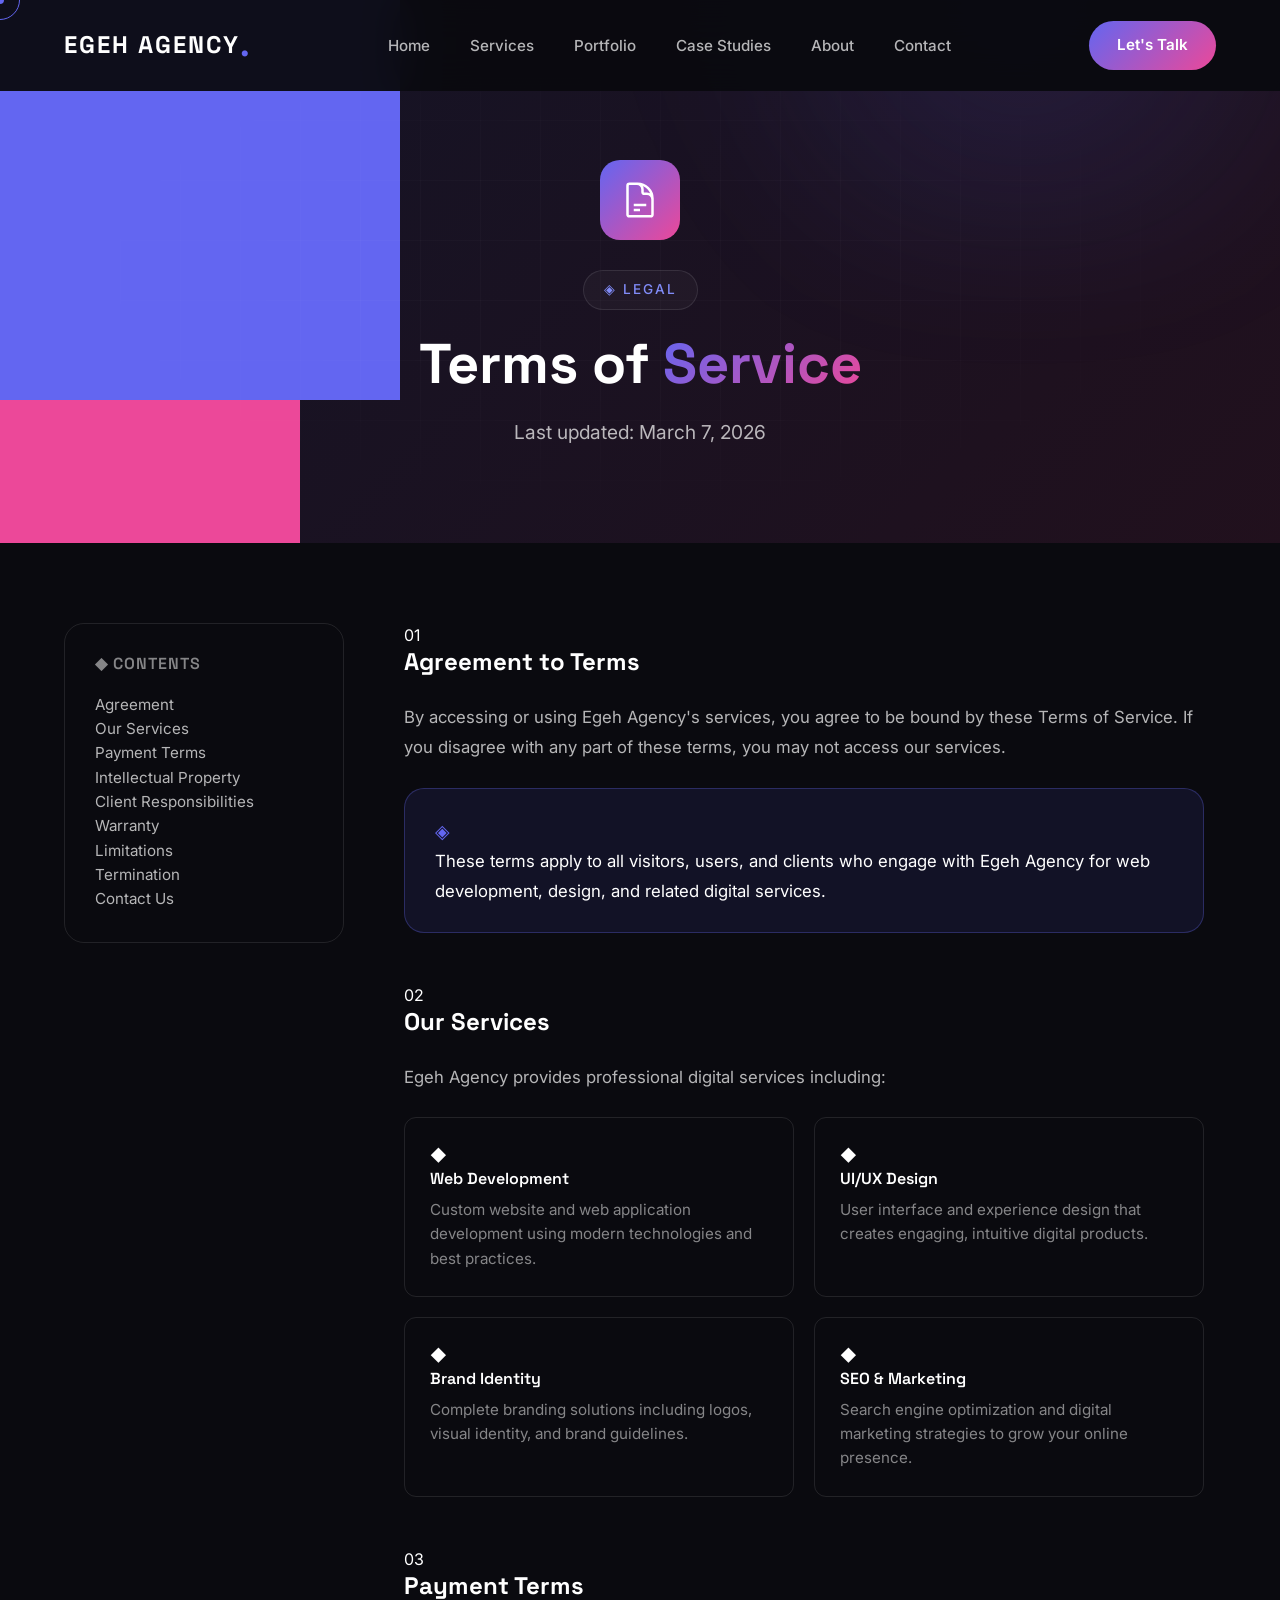
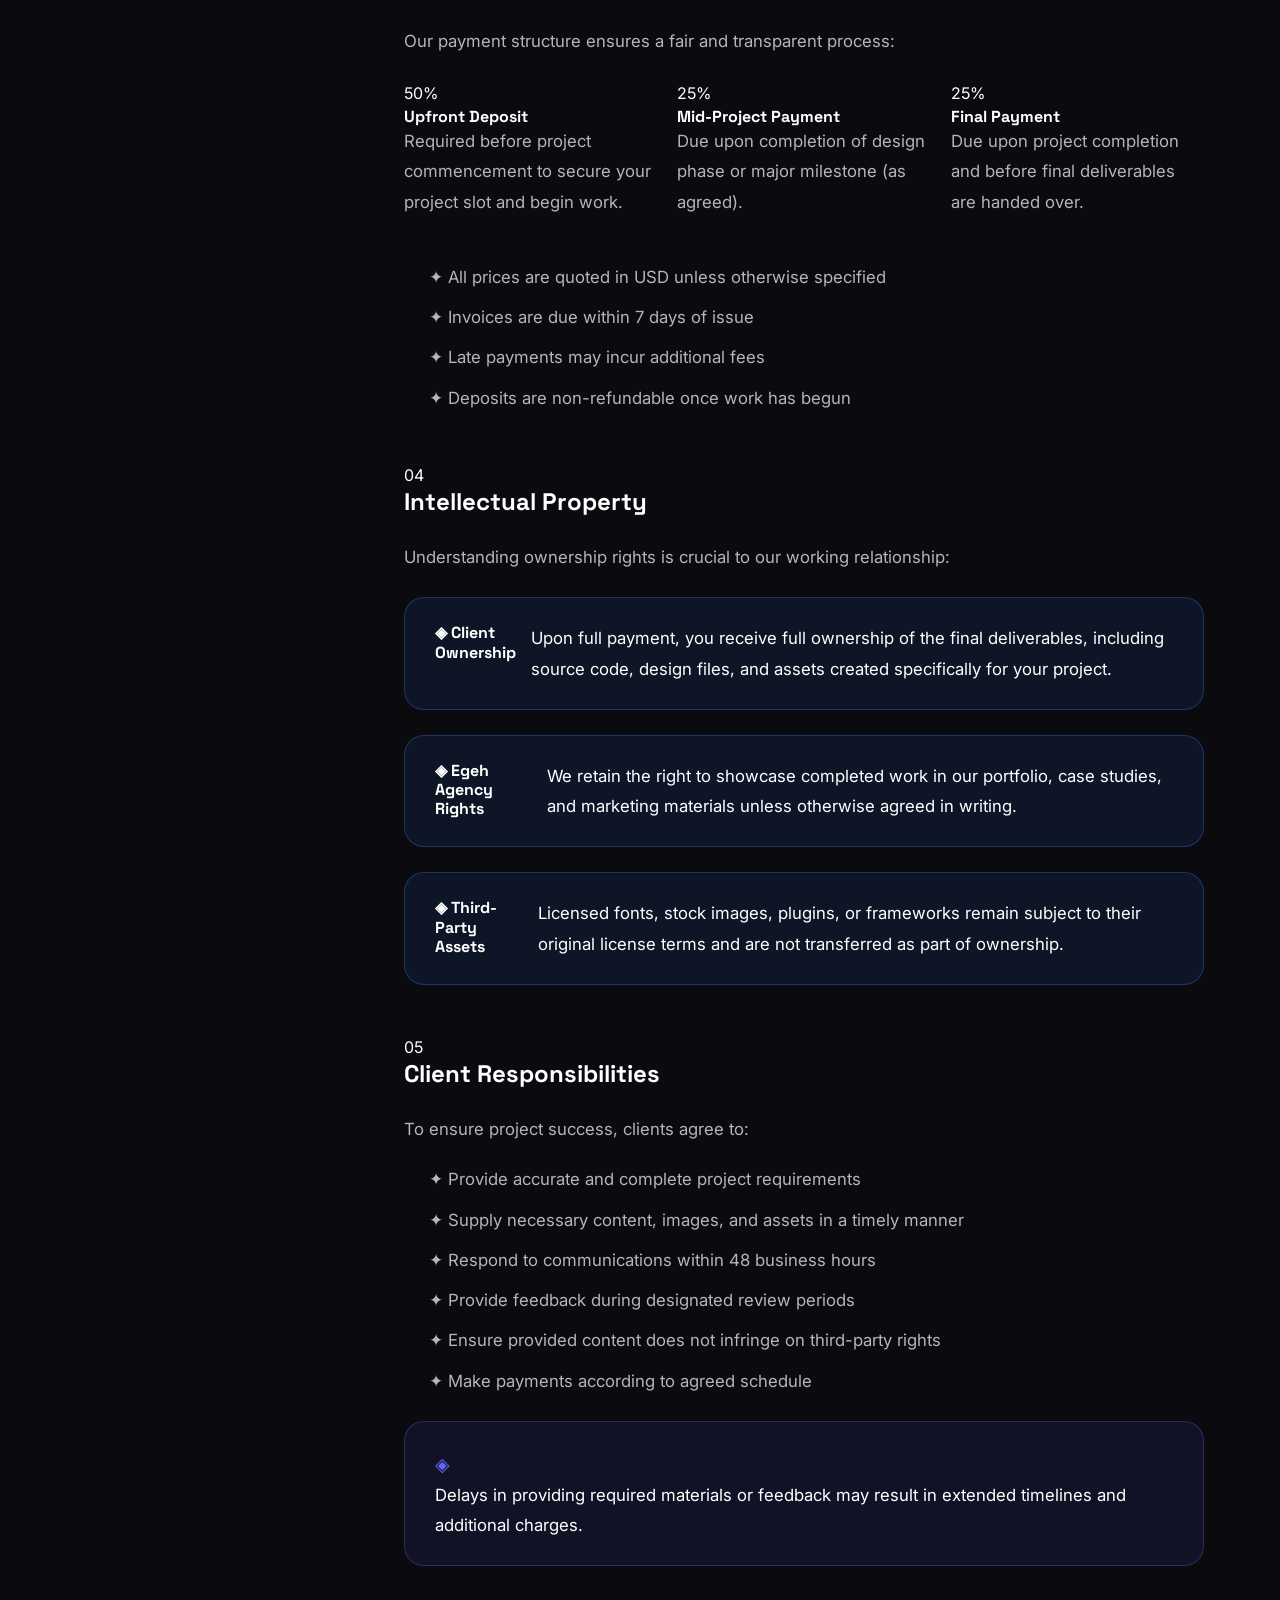
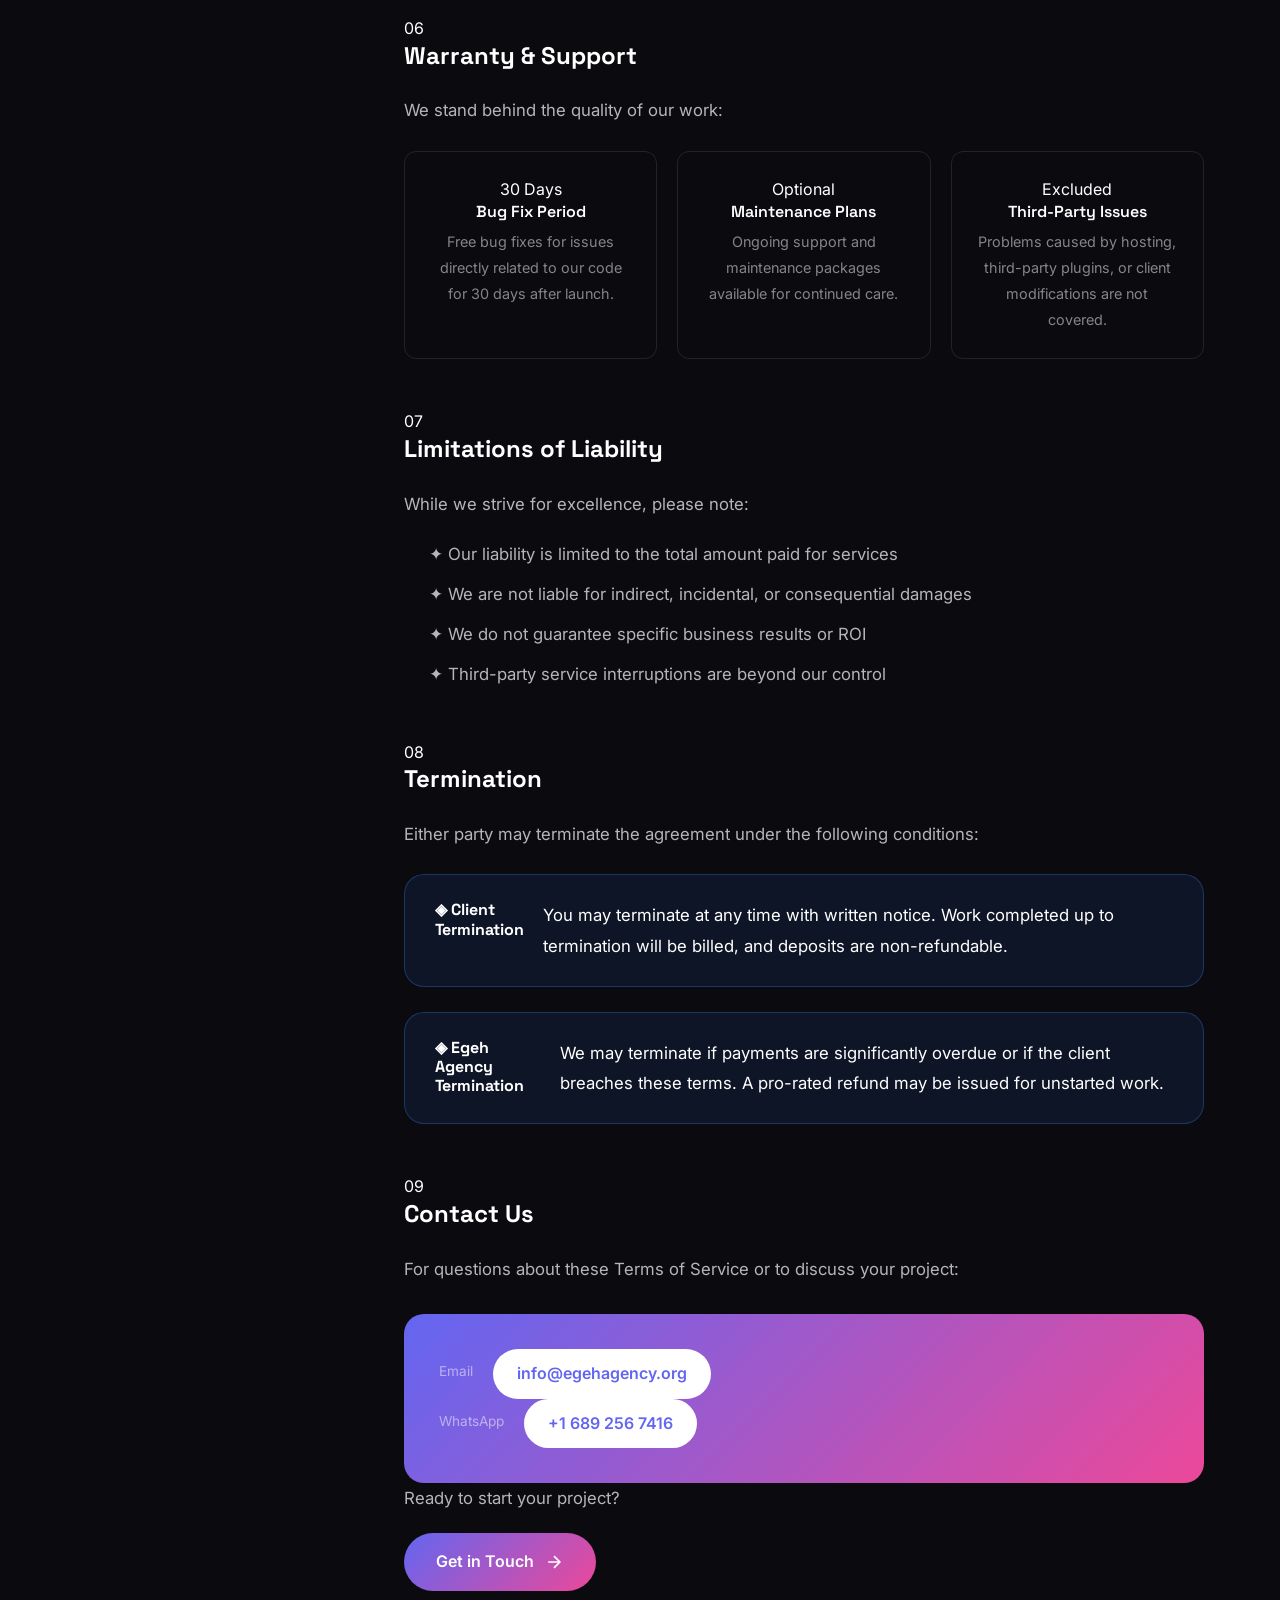
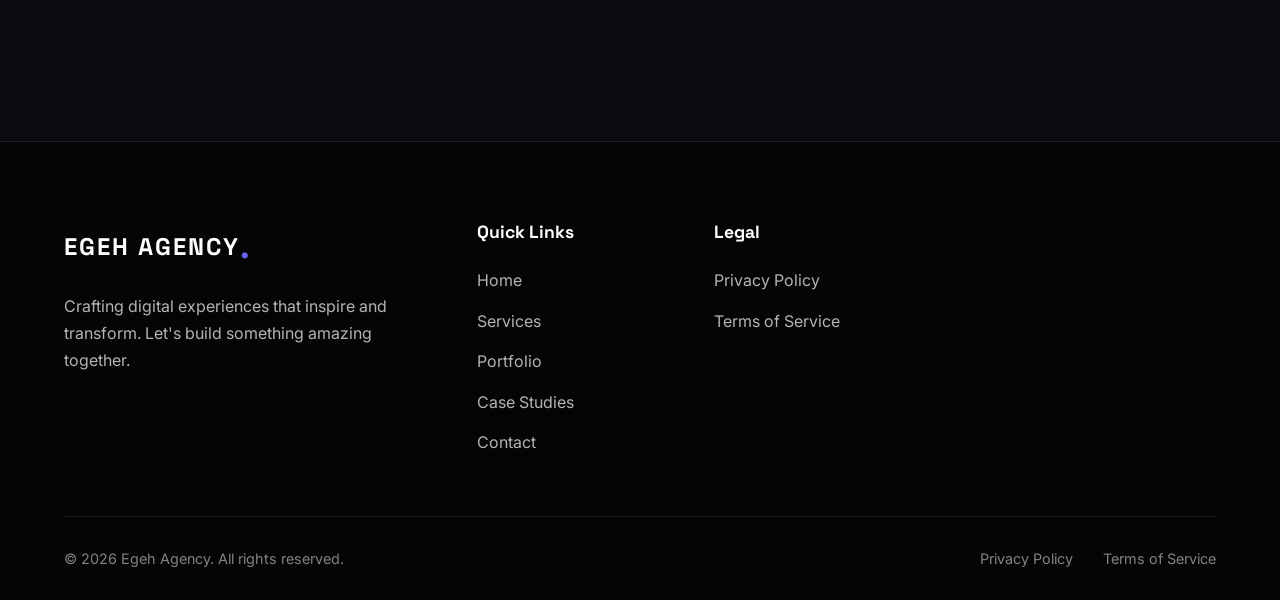
<file: terms.html>
<!DOCTYPE html>
<html lang="en">
<head>
    <meta charset="UTF-8">
    <meta name="viewport" content="width=device-width, initial-scale=1.0">
    <meta name="description" content="Egeh Agency Terms of Service - Our terms and conditions for using our services">
    <title>Terms of Service | Egeh Agency</title>
    <link rel="stylesheet" href="css/style.css">
    <link rel="preconnect" href="https://fonts.googleapis.com">
    <link rel="preconnect" href="https://fonts.gstatic.com" crossorigin>
    <link href="https://fonts.googleapis.com/css2?family=Inter:wght@300;400;500;600;700;800&family=Space+Grotesk:wght@400;500;600;700&display=swap" rel="stylesheet">
</head>
<body class="legal-page">
    <!-- Preloader -->
    <div class="preloader" id="preloader">
        <div class="loader">
            <span class="loader-text">EGEH AGENCY</span>
            <div class="loader-bar"></div>
        </div>
    </div>

    <!-- Cursor -->
    <div class="cursor" id="cursor"></div>
    <div class="cursor-follower" id="cursor-follower"></div>

    <!-- Navigation -->
    <nav class="navbar navbar-dark" id="navbar">
        <div class="nav-container">
            <a href="index.html" class="logo">
                <span class="logo-text">EGEH AGENCY</span>
                <span class="logo-dot">.</span>
            </a>
            <ul class="nav-menu" id="nav-menu">
                <li><a href="index.html" class="nav-link">Home</a></li>
                <li><a href="index.html#services" class="nav-link">Services</a></li>
                <li><a href="index.html#portfolio" class="nav-link">Portfolio</a></li>
                <li><a href="case-studies.html" class="nav-link">Case Studies</a></li>
                <li><a href="index.html#about" class="nav-link">About</a></li>
                <li><a href="index.html#contact" class="nav-link">Contact</a></li>
            </ul>
            <a href="index.html#contact" class="nav-cta">Let's Talk</a>
            <button class="nav-toggle" id="nav-toggle" aria-label="Toggle navigation">
                <span></span>
                <span></span>
                <span></span>
            </button>
        </div>
    </nav>

    <!-- Legal Hero -->
    <section class="legal-hero">
        <div class="hero-bg">
            <div class="hero-gradient"></div>
            <div class="hero-grid"></div>
            <div class="legal-shapes">
                <div class="legal-shape shape-1"></div>
                <div class="legal-shape shape-2"></div>
                <div class="legal-shape shape-3"></div>
            </div>
        </div>
        <div class="container">
            <div class="legal-hero-content">
                <div class="legal-icon">
                    <svg viewBox="0 0 24 24" fill="none" stroke="currentColor" stroke-width="1.5">
                        <path d="M19.5 14.25v-2.625a3.375 3.375 0 00-3.375-3.375h-1.5A1.125 1.125 0 0113.5 7.125v-1.5a3.375 3.375 0 00-3.375-3.375H8.25m0 12.75h7.5m-7.5 3H12M10.5 2.25H5.625c-.621 0-1.125.504-1.125 1.125v17.25c0 .621.504 1.125 1.125 1.125h12.75c.621 0 1.125-.504 1.125-1.125V11.25a9 9 0 00-9-9z"/>
                    </svg>
                </div>
                <span class="section-tag">◈ Legal</span>
                <h1 class="legal-title">Terms of <span class="gradient-text">Service</span></h1>
                <p class="legal-subtitle">Last updated: March 7, 2026</p>
            </div>
        </div>
    </section>

    <!-- Legal Content -->
    <section class="legal-content">
        <div class="container">
            <div class="legal-wrapper">
                <!-- Table of Contents -->
                <aside class="legal-toc">
                    <div class="toc-sticky">
                        <h3 class="toc-title">◆ Contents</h3>
                        <nav class="toc-nav">
                            <a href="#agreement" class="toc-link active">Agreement</a>
                            <a href="#services" class="toc-link">Our Services</a>
                            <a href="#payment" class="toc-link">Payment Terms</a>
                            <a href="#intellectual" class="toc-link">Intellectual Property</a>
                            <a href="#client" class="toc-link">Client Responsibilities</a>
                            <a href="#warranty" class="toc-link">Warranty</a>
                            <a href="#limitation" class="toc-link">Limitations</a>
                            <a href="#termination" class="toc-link">Termination</a>
                            <a href="#contact" class="toc-link">Contact Us</a>
                        </nav>
                    </div>
                </aside>

                <!-- Main Content -->
                <main class="legal-main">
                    <article class="legal-section" id="agreement">
                        <div class="section-icon">
                            <span>01</span>
                        </div>
                        <h2>Agreement to Terms</h2>
                        <p>By accessing or using Egeh Agency's services, you agree to be bound by these Terms of Service. If you disagree with any part of these terms, you may not access our services.</p>
                        <div class="highlight-box">
                            <div class="highlight-icon">◈</div>
                            <p>These terms apply to all visitors, users, and clients who engage with Egeh Agency for web development, design, and related digital services.</p>
                        </div>
                    </article>

                    <article class="legal-section" id="services">
                        <div class="section-icon">
                            <span>02</span>
                        </div>
                        <h2>Our Services</h2>
                        <p>Egeh Agency provides professional digital services including:</p>
                        <div class="legal-grid">
                            <div class="legal-card">
                                <div class="card-icon">◆</div>
                                <h4>Web Development</h4>
                                <p>Custom website and web application development using modern technologies and best practices.</p>
                            </div>
                            <div class="legal-card">
                                <div class="card-icon">◆</div>
                                <h4>UI/UX Design</h4>
                                <p>User interface and experience design that creates engaging, intuitive digital products.</p>
                            </div>
                            <div class="legal-card">
                                <div class="card-icon">◆</div>
                                <h4>Brand Identity</h4>
                                <p>Complete branding solutions including logos, visual identity, and brand guidelines.</p>
                            </div>
                            <div class="legal-card">
                                <div class="card-icon">◆</div>
                                <h4>SEO & Marketing</h4>
                                <p>Search engine optimization and digital marketing strategies to grow your online presence.</p>
                            </div>
                        </div>
                    </article>

                    <article class="legal-section" id="payment">
                        <div class="section-icon">
                            <span>03</span>
                        </div>
                        <h2>Payment Terms</h2>
                        <p>Our payment structure ensures a fair and transparent process:</p>
                        <div class="payment-structure">
                            <div class="payment-step">
                                <div class="step-number">50%</div>
                                <div class="step-content">
                                    <h4>Upfront Deposit</h4>
                                    <p>Required before project commencement to secure your project slot and begin work.</p>
                                </div>
                            </div>
                            <div class="payment-step">
                                <div class="step-number">25%</div>
                                <div class="step-content">
                                    <h4>Mid-Project Payment</h4>
                                    <p>Due upon completion of design phase or major milestone (as agreed).</p>
                                </div>
                            </div>
                            <div class="payment-step">
                                <div class="step-number">25%</div>
                                <div class="step-content">
                                    <h4>Final Payment</h4>
                                    <p>Due upon project completion and before final deliverables are handed over.</p>
                                </div>
                            </div>
                        </div>
                        <ul class="legal-list">
                            <li><span class="list-icon">✦</span> All prices are quoted in USD unless otherwise specified</li>
                            <li><span class="list-icon">✦</span> Invoices are due within 7 days of issue</li>
                            <li><span class="list-icon">✦</span> Late payments may incur additional fees</li>
                            <li><span class="list-icon">✦</span> Deposits are non-refundable once work has begun</li>
                        </ul>
                    </article>

                    <article class="legal-section" id="intellectual">
                        <div class="section-icon">
                            <span>04</span>
                        </div>
                        <h2>Intellectual Property</h2>
                        <p>Understanding ownership rights is crucial to our working relationship:</p>
                        <div class="info-blocks">
                            <div class="info-block">
                                <h4>◈ Client Ownership</h4>
                                <p>Upon full payment, you receive full ownership of the final deliverables, including source code, design files, and assets created specifically for your project.</p>
                            </div>
                            <div class="info-block">
                                <h4>◈ Egeh Agency Rights</h4>
                                <p>We retain the right to showcase completed work in our portfolio, case studies, and marketing materials unless otherwise agreed in writing.</p>
                            </div>
                            <div class="info-block">
                                <h4>◈ Third-Party Assets</h4>
                                <p>Licensed fonts, stock images, plugins, or frameworks remain subject to their original license terms and are not transferred as part of ownership.</p>
                            </div>
                        </div>
                    </article>

                    <article class="legal-section" id="client">
                        <div class="section-icon">
                            <span>05</span>
                        </div>
                        <h2>Client Responsibilities</h2>
                        <p>To ensure project success, clients agree to:</p>
                        <ul class="legal-list">
                            <li><span class="list-icon">✦</span> Provide accurate and complete project requirements</li>
                            <li><span class="list-icon">✦</span> Supply necessary content, images, and assets in a timely manner</li>
                            <li><span class="list-icon">✦</span> Respond to communications within 48 business hours</li>
                            <li><span class="list-icon">✦</span> Provide feedback during designated review periods</li>
                            <li><span class="list-icon">✦</span> Ensure provided content does not infringe on third-party rights</li>
                            <li><span class="list-icon">✦</span> Make payments according to agreed schedule</li>
                        </ul>
                        <div class="highlight-box warning">
                            <div class="highlight-icon">◈</div>
                            <p>Delays in providing required materials or feedback may result in extended timelines and additional charges.</p>
                        </div>
                    </article>

                    <article class="legal-section" id="warranty">
                        <div class="section-icon">
                            <span>06</span>
                        </div>
                        <h2>Warranty & Support</h2>
                        <p>We stand behind the quality of our work:</p>
                        <div class="warranty-features">
                            <div class="warranty-item">
                                <div class="warranty-badge">30 Days</div>
                                <h4>Bug Fix Period</h4>
                                <p>Free bug fixes for issues directly related to our code for 30 days after launch.</p>
                            </div>
                            <div class="warranty-item">
                                <div class="warranty-badge">Optional</div>
                                <h4>Maintenance Plans</h4>
                                <p>Ongoing support and maintenance packages available for continued care.</p>
                            </div>
                            <div class="warranty-item">
                                <div class="warranty-badge">Excluded</div>
                                <h4>Third-Party Issues</h4>
                                <p>Problems caused by hosting, third-party plugins, or client modifications are not covered.</p>
                            </div>
                        </div>
                    </article>

                    <article class="legal-section" id="limitation">
                        <div class="section-icon">
                            <span>07</span>
                        </div>
                        <h2>Limitations of Liability</h2>
                        <p>While we strive for excellence, please note:</p>
                        <ul class="legal-list">
                            <li><span class="list-icon">✦</span> Our liability is limited to the total amount paid for services</li>
                            <li><span class="list-icon">✦</span> We are not liable for indirect, incidental, or consequential damages</li>
                            <li><span class="list-icon">✦</span> We do not guarantee specific business results or ROI</li>
                            <li><span class="list-icon">✦</span> Third-party service interruptions are beyond our control</li>
                        </ul>
                    </article>

                    <article class="legal-section" id="termination">
                        <div class="section-icon">
                            <span>08</span>
                        </div>
                        <h2>Termination</h2>
                        <p>Either party may terminate the agreement under the following conditions:</p>
                        <div class="info-blocks">
                            <div class="info-block">
                                <h4>◈ Client Termination</h4>
                                <p>You may terminate at any time with written notice. Work completed up to termination will be billed, and deposits are non-refundable.</p>
                            </div>
                            <div class="info-block">
                                <h4>◈ Egeh Agency Termination</h4>
                                <p>We may terminate if payments are significantly overdue or if the client breaches these terms. A pro-rated refund may be issued for unstarted work.</p>
                            </div>
                        </div>
                    </article>

                    <article class="legal-section" id="contact">
                        <div class="section-icon">
                            <span>09</span>
                        </div>
                        <h2>Contact Us</h2>
                        <p>For questions about these Terms of Service or to discuss your project:</p>
                        <div class="contact-box">
                            <div class="contact-item">
                                <span class="contact-label">Email</span>
                                <a href="mailto:info@egehagency.org">info@egehagency.org</a>
                            </div>
                            <div class="contact-item">
                                <span class="contact-label">WhatsApp</span>
                                <a href="https://wa.me/16892567416">+1 689 256 7416</a>
                            </div>
                        </div>
                        <div class="cta-box">
                            <p>Ready to start your project?</p>
                            <a href="index.html#contact" class="btn btn-primary">
                                <span>Get in Touch</span>
                                <svg width="20" height="20" viewBox="0 0 24 24" fill="none" stroke="currentColor" stroke-width="2">
                                    <path d="M5 12h14M12 5l7 7-7 7"/>
                                </svg>
                            </a>
                        </div>
                    </article>
                </main>
            </div>
        </div>
    </section>

    <!-- Footer -->
    <footer class="footer">
        <div class="container">
            <div class="footer-grid">
                <div class="footer-brand">
                    <a href="index.html" class="logo">
                        <span class="logo-text">EGEH AGENCY</span>
                        <span class="logo-dot">.</span>
                    </a>
                    <p class="footer-description">
                        Crafting digital experiences that inspire and transform. Let's build something amazing together.
                    </p>
                </div>
                <div class="footer-links">
                    <h4>Quick Links</h4>
                    <ul>
                        <li><a href="index.html">Home</a></li>
                        <li><a href="index.html#services">Services</a></li>
                        <li><a href="index.html#portfolio">Portfolio</a></li>
                        <li><a href="case-studies.html">Case Studies</a></li>
                        <li><a href="index.html#contact">Contact</a></li>
                    </ul>
                </div>
                <div class="footer-links">
                    <h4>Legal</h4>
                    <ul>
                        <li><a href="privacy.html">Privacy Policy</a></li>
                        <li><a href="terms.html">Terms of Service</a></li>
                    </ul>
                </div>
            </div>
            <div class="footer-bottom">
                <p>&copy; 2026 Egeh Agency. All rights reserved.</p>
                <div class="footer-legal">
                    <a href="privacy.html">Privacy Policy</a>
                    <a href="terms.html">Terms of Service</a>
                </div>
            </div>
        </div>
    </footer>

    <script src="js/main.js"></script>
</body>
</html>
</file>
<file: css/style.css>
/* ===================================
   Egeh Agency - Web Agency Portfolio
   Modern CSS with Variables, Grid, Flexbox
   =================================== */

/* CSS Variables */
:root {
    /* Colors */
    --primary: #6366f1;
    --primary-light: #818cf8;
    --primary-dark: #4f46e5;
    --secondary: #ec4899;
    --accent: #06b6d4;
    
    /* Gradients */
    --gradient-primary: linear-gradient(135deg, #6366f1 0%, #ec4899 100%);
    --gradient-secondary: linear-gradient(135deg, #06b6d4 0%, #6366f1 100%);
    --gradient-dark: linear-gradient(135deg, #0f172a 0%, #1e293b 100%);
    
    /* Background Colors */
    --bg-dark: #0a0a0f;
    --bg-darker: #050507;
    --bg-card: rgba(255, 255, 255, 0.03);
    --bg-card-hover: rgba(255, 255, 255, 0.06);
    
    /* Text Colors */
    --text-primary: #ffffff;
    --text-secondary: rgba(255, 255, 255, 0.7);
    --text-muted: rgba(255, 255, 255, 0.5);
    
    /* Border Colors */
    --border-color: rgba(255, 255, 255, 0.1);
    --border-color-hover: rgba(255, 255, 255, 0.2);
    
    /* Spacing */
    --section-padding: 120px;
    --container-width: 1200px;
    --container-padding: 24px;
    
    /* Typography */
    --font-primary: 'Inter', -apple-system, BlinkMacSystemFont, sans-serif;
    --font-display: 'Space Grotesk', sans-serif;
    
    /* Transitions */
    --transition-fast: 0.2s ease;
    --transition-normal: 0.3s ease;
    --transition-slow: 0.5s ease;
    
    /* Border Radius */
    --radius-sm: 8px;
    --radius-md: 12px;
    --radius-lg: 20px;
    --radius-xl: 30px;
    --radius-full: 9999px;
    
    /* Shadows */
    --shadow-sm: 0 2px 8px rgba(0, 0, 0, 0.3);
    --shadow-md: 0 4px 20px rgba(0, 0, 0, 0.4);
    --shadow-lg: 0 8px 40px rgba(0, 0, 0, 0.5);
    --shadow-glow: 0 0 40px rgba(99, 102, 241, 0.3);
}

/* Reset & Base */
*, *::before, *::after {
    box-sizing: border-box;
    margin: 0;
    padding: 0;
}

html {
    scroll-behavior: smooth;
    scroll-padding-top: 80px;
}

body {
    font-family: var(--font-primary);
    font-size: 16px;
    line-height: 1.6;
    color: var(--text-primary);
    background: var(--bg-dark);
    overflow-x: hidden;
    -webkit-font-smoothing: antialiased;
    -moz-osx-font-smoothing: grayscale;
}

/* Selection */
::selection {
    background: var(--primary);
    color: var(--text-primary);
}

/* Scrollbar */
::-webkit-scrollbar {
    width: 10px;
}

::-webkit-scrollbar-track {
    background: var(--bg-darker);
}

::-webkit-scrollbar-thumb {
    background: var(--primary);
    border-radius: var(--radius-full);
}

::-webkit-scrollbar-thumb:hover {
    background: var(--primary-light);
}

/* Container */
.container {
    width: 100%;
    max-width: var(--container-width);
    margin: 0 auto;
    padding: 0 var(--container-padding);
}

/* Typography */
h1, h2, h3, h4, h5, h6 {
    font-family: var(--font-display);
    font-weight: 700;
    line-height: 1.2;
}

a {
    text-decoration: none;
    color: inherit;
    transition: var(--transition-fast);
}

img {
    max-width: 100%;
    height: auto;
    display: block;
}

ul {
    list-style: none;
}

/* Preloader */
.preloader {
    position: fixed;
    top: 0;
    left: 0;
    width: 100%;
    height: 100%;
    background: var(--bg-darker);
    display: flex;
    align-items: center;
    justify-content: center;
    z-index: 10000;
    transition: opacity 0.5s ease, visibility 0.5s ease;
}

.preloader.loaded {
    opacity: 0;
    visibility: hidden;
}

.loader {
    text-align: center;
}

.loader-text {
    font-family: var(--font-display);
    font-size: 2rem;
    font-weight: 700;
    background: var(--gradient-primary);
    -webkit-background-clip: text;
    -webkit-text-fill-color: transparent;
    background-clip: text;
    margin-bottom: 20px;
    display: block;
}

.loader-bar {
    width: 200px;
    height: 3px;
    background: var(--border-color);
    border-radius: var(--radius-full);
    overflow: hidden;
    position: relative;
}

.loader-bar::after {
    content: '';
    position: absolute;
    left: -50%;
    top: 0;
    width: 50%;
    height: 100%;
    background: var(--gradient-primary);
    animation: loading 1s ease-in-out infinite;
}

@keyframes loading {
    0% { left: -50%; }
    100% { left: 100%; }
}

/* Custom Cursor */
.cursor, .cursor-follower {
    position: fixed;
    border-radius: 50%;
    pointer-events: none;
    z-index: 9999;
    transition: transform 0.1s ease;
    display: none;
}

@media (hover: hover) and (pointer: fine) {
    .cursor, .cursor-follower {
        display: block;
    }
}

.cursor {
    width: 8px;
    height: 8px;
    background: var(--primary);
    transform: translate(-50%, -50%);
}

.cursor-follower {
    width: 40px;
    height: 40px;
    border: 1px solid var(--primary);
    transform: translate(-50%, -50%);
    transition: transform 0.15s ease, width 0.3s ease, height 0.3s ease;
}

.cursor-follower.hovering {
    width: 60px;
    height: 60px;
    background: rgba(99, 102, 241, 0.1);
}

/* Navigation */
.navbar {
    position: fixed;
    top: 0;
    left: 0;
    width: 100%;
    z-index: 1000;
    padding: 20px 0;
    transition: var(--transition-normal);
}

.navbar.scrolled {
    background: rgba(10, 10, 15, 0.9);
    backdrop-filter: blur(20px);
    -webkit-backdrop-filter: blur(20px);
    padding: 15px 0;
    border-bottom: 1px solid var(--border-color);
}

.nav-container {
    max-width: var(--container-width);
    margin: 0 auto;
    padding: 0 var(--container-padding);
    display: flex;
    align-items: center;
    justify-content: space-between;
}

.logo {
    display: flex;
    align-items: center;
    font-family: var(--font-display);
    font-size: 1.5rem;
    font-weight: 700;
}

.logo-text {
    letter-spacing: 2px;
}

.logo-dot {
    color: var(--primary);
    font-size: 2rem;
}

.nav-menu {
    display: flex;
    align-items: center;
    gap: 40px;
}

.nav-link {
    font-size: 0.95rem;
    font-weight: 500;
    color: var(--text-secondary);
    position: relative;
    padding: 5px 0;
}

.nav-link::after {
    content: '';
    position: absolute;
    bottom: 0;
    left: 0;
    width: 0;
    height: 2px;
    background: var(--gradient-primary);
    transition: var(--transition-normal);
}

.nav-link:hover,
.nav-link.active {
    color: var(--text-primary);
}

.nav-link:hover::after,
.nav-link.active::after {
    width: 100%;
}

.nav-cta {
    background: var(--gradient-primary);
    padding: 12px 28px;
    border-radius: var(--radius-full);
    font-weight: 600;
    font-size: 0.95rem;
    transition: var(--transition-normal);
}

.nav-cta:hover {
    transform: translateY(-2px);
    box-shadow: var(--shadow-glow);
}

.nav-toggle {
    display: none;
    flex-direction: column;
    gap: 6px;
    background: none;
    border: none;
    cursor: pointer;
    padding: 5px;
}

.nav-toggle span {
    width: 25px;
    height: 2px;
    background: var(--text-primary);
    transition: var(--transition-normal);
}

.nav-toggle.active span:nth-child(1) {
    transform: rotate(45deg) translate(5px, 5px);
}

.nav-toggle.active span:nth-child(2) {
    opacity: 0;
}

.nav-toggle.active span:nth-child(3) {
    transform: rotate(-45deg) translate(6px, -6px);
}

/* Hero Section */
.hero {
    min-height: 100vh;
    display: flex;
    align-items: center;
    position: relative;
    overflow: hidden;
    padding: 120px 0 80px;
}

.hero-bg {
    position: absolute;
    top: 0;
    left: 0;
    width: 100%;
    height: 100%;
    z-index: 0;
}

.hero-gradient {
    position: absolute;
    top: -50%;
    right: -20%;
    width: 80%;
    height: 100%;
    background: radial-gradient(circle, rgba(99, 102, 241, 0.15) 0%, transparent 60%);
    filter: blur(60px);
}

.hero-grid {
    position: absolute;
    top: 0;
    left: 0;
    width: 100%;
    height: 100%;
    background-image: 
        linear-gradient(rgba(255, 255, 255, 0.02) 1px, transparent 1px),
        linear-gradient(90deg, rgba(255, 255, 255, 0.02) 1px, transparent 1px);
    background-size: 60px 60px;
    mask-image: radial-gradient(ellipse at center, black 30%, transparent 70%);
    -webkit-mask-image: radial-gradient(ellipse at center, black 30%, transparent 70%);
}

.floating-shapes {
    position: absolute;
    top: 0;
    left: 0;
    width: 100%;
    height: 100%;
    overflow: hidden;
}

.shape {
    position: absolute;
    border-radius: 50%;
    filter: blur(60px);
    opacity: 0.5;
    animation: float 20s ease-in-out infinite;
}

.shape-1 {
    width: 400px;
    height: 400px;
    background: var(--primary);
    top: 10%;
    right: 10%;
    animation-delay: 0s;
}

.shape-2 {
    width: 300px;
    height: 300px;
    background: var(--secondary);
    bottom: 20%;
    left: 5%;
    animation-delay: -5s;
}

.shape-3 {
    width: 200px;
    height: 200px;
    background: var(--accent);
    top: 60%;
    right: 30%;
    animation-delay: -10s;
}

.shape-4 {
    width: 150px;
    height: 150px;
    background: var(--primary-light);
    top: 30%;
    left: 20%;
    animation-delay: -15s;
}

@keyframes float {
    0%, 100% { transform: translate(0, 0) rotate(0deg); }
    25% { transform: translate(30px, -30px) rotate(5deg); }
    50% { transform: translate(-20px, 20px) rotate(-5deg); }
    75% { transform: translate(10px, 10px) rotate(3deg); }
}

.hero-container {
    max-width: var(--container-width);
    margin: 0 auto;
    padding: 0 var(--container-padding);
    display: grid;
    grid-template-columns: 1fr 1fr;
    gap: 60px;
    align-items: center;
    position: relative;
    z-index: 1;
}

.hero-content {
    max-width: 600px;
}

.hero-badge {
    display: inline-flex;
    align-items: center;
    gap: 10px;
    background: var(--bg-card);
    border: 1px solid var(--border-color);
    padding: 8px 20px;
    border-radius: var(--radius-full);
    font-size: 0.9rem;
    color: var(--text-secondary);
    margin-bottom: 30px;
}

.badge-dot {
    width: 8px;
    height: 8px;
    background: #10b981;
    border-radius: 50%;
    animation: pulse 2s ease-in-out infinite;
}

@keyframes pulse {
    0%, 100% { opacity: 1; transform: scale(1); }
    50% { opacity: 0.5; transform: scale(1.2); }
}

.hero-title {
    font-size: clamp(2.5rem, 5vw, 4rem);
    font-weight: 800;
    line-height: 1.1;
    margin-bottom: 25px;
}

.gradient-text {
    background: var(--gradient-primary);
    -webkit-background-clip: text;
    -webkit-text-fill-color: transparent;
    background-clip: text;
}

.outline-text {
    -webkit-text-stroke: 2px var(--text-primary);
    -webkit-text-fill-color: transparent;
}

.hero-description {
    font-size: 1.1rem;
    color: var(--text-secondary);
    margin-bottom: 40px;
    line-height: 1.8;
}

.hero-cta {
    display: flex;
    gap: 20px;
    margin-bottom: 60px;
}

/* Buttons */
.btn {
    display: inline-flex;
    align-items: center;
    gap: 10px;
    padding: 16px 32px;
    border-radius: var(--radius-full);
    font-weight: 600;
    font-size: 1rem;
    cursor: pointer;
    border: none;
    transition: var(--transition-normal);
}

.btn-primary {
    background: var(--gradient-primary);
    color: var(--text-primary);
}

.btn-primary:hover {
    transform: translateY(-3px);
    box-shadow: var(--shadow-glow);
}

.btn-secondary {
    background: transparent;
    border: 1px solid var(--border-color);
    color: var(--text-primary);
}

.btn-secondary:hover {
    background: var(--bg-card);
    border-color: var(--border-color-hover);
}

.btn-full {
    width: 100%;
    justify-content: center;
}

.btn svg {
    transition: var(--transition-normal);
}

.btn:hover svg {
    transform: translateX(5px);
}

/* Hero Stats */
.hero-stats {
    display: flex;
    gap: 50px;
}

.stat {
    text-align: left;
}

.stat-number {
    display: block;
    font-family: var(--font-display);
    font-size: 2.5rem;
    font-weight: 700;
    background: var(--gradient-primary);
    -webkit-background-clip: text;
    -webkit-text-fill-color: transparent;
    background-clip: text;
}

.stat-number::after {
    content: '+';
    -webkit-text-fill-color: var(--primary);
}

.stat-label {
    font-size: 0.9rem;
    color: var(--text-muted);
}

/* Hero Visual */
.hero-visual {
    display: flex;
    justify-content: center;
    align-items: center;
}

.hero-card {
    background: var(--bg-card);
    border: 1px solid var(--border-color);
    border-radius: var(--radius-lg);
    overflow: hidden;
    width: 100%;
    max-width: 450px;
    box-shadow: var(--shadow-lg);
    transform: perspective(1000px) rotateY(-5deg) rotateX(5deg);
    transition: var(--transition-slow);
}

.hero-card:hover {
    transform: perspective(1000px) rotateY(0deg) rotateX(0deg);
}

.card-header {
    padding: 15px 20px;
    border-bottom: 1px solid var(--border-color);
    display: flex;
    align-items: center;
}

.card-dots {
    display: flex;
    gap: 8px;
}

.card-dots span {
    width: 12px;
    height: 12px;
    border-radius: 50%;
}

.card-dots span:nth-child(1) { background: #ef4444; }
.card-dots span:nth-child(2) { background: #f59e0b; }
.card-dots span:nth-child(3) { background: #10b981; }

.card-content {
    padding: 25px;
    font-family: 'Monaco', 'Courier New', monospace;
    font-size: 0.95rem;
    line-height: 2;
}

.code-line {
    white-space: nowrap;
}

.code-line.indent {
    padding-left: 25px;
}

.code-keyword { color: #c792ea; }
.code-var { color: #82aaff; }
.code-prop { color: #f78c6c; }
.code-string { color: #c3e88d; }
.code-number { color: #f78c6c; }

/* Scroll Indicator */
.scroll-indicator {
    position: absolute;
    bottom: 40px;
    left: 50%;
    transform: translateX(-50%);
    display: flex;
    flex-direction: column;
    align-items: center;
    gap: 10px;
    font-size: 0.85rem;
    color: var(--text-muted);
    letter-spacing: 2px;
    text-transform: uppercase;
}

.scroll-line {
    width: 1px;
    height: 60px;
    background: var(--border-color);
    position: relative;
    overflow: hidden;
}

.scroll-line::after {
    content: '';
    position: absolute;
    top: -100%;
    left: 0;
    width: 100%;
    height: 50%;
    background: var(--gradient-primary);
    animation: scrollLine 2s ease-in-out infinite;
}

@keyframes scrollLine {
    0% { top: -50%; }
    100% { top: 100%; }
}

/* Animation Classes */
.animate-fade-up {
    opacity: 0;
    transform: translateY(30px);
    animation: fadeUp 0.8s ease forwards;
}

.animate-fade-up:nth-child(1) { animation-delay: 0.1s; }
.animate-fade-up:nth-child(2) { animation-delay: 0.2s; }
.animate-fade-up:nth-child(3) { animation-delay: 0.3s; }
.animate-fade-up:nth-child(4) { animation-delay: 0.4s; }
.animate-fade-up:nth-child(5) { animation-delay: 0.5s; }

.animate-fade-left {
    opacity: 0;
    transform: translateX(50px);
    animation: fadeLeft 0.8s ease forwards;
    animation-delay: 0.5s;
}

@keyframes fadeUp {
    to {
        opacity: 1;
        transform: translateY(0);
    }
}

@keyframes fadeLeft {
    to {
        opacity: 1;
        transform: translateX(0);
    }
}

/* Section Styling */
section {
    padding: var(--section-padding) 0;
    position: relative;
}

.section-header {
    text-align: center;
    max-width: 700px;
    margin: 0 auto 70px;
}

.section-tag {
    display: inline-block;
    background: var(--bg-card);
    border: 1px solid var(--border-color);
    padding: 8px 20px;
    border-radius: var(--radius-full);
    font-size: 0.85rem;
    font-weight: 500;
    color: var(--primary-light);
    text-transform: uppercase;
    letter-spacing: 2px;
    margin-bottom: 20px;
}

.section-title {
    font-size: clamp(2rem, 4vw, 3rem);
    margin-bottom: 20px;
}

.section-description {
    font-size: 1.1rem;
    color: var(--text-secondary);
}

/* Trusted By Section */
.trusted-by {
    padding: 60px 0;
    background: var(--bg-dark);
    border-top: 1px solid var(--border-color);
    border-bottom: 1px solid var(--border-color);
}

.trusted-header {
    display: flex;
    align-items: center;
    gap: 20px;
    margin-bottom: 40px;
}

.trusted-label {
    font-size: 0.85rem;
    font-weight: 500;
    text-transform: uppercase;
    letter-spacing: 2px;
    color: var(--text-muted);
    white-space: nowrap;
}

.trusted-line {
    flex: 1;
    height: 1px;
    background: linear-gradient(90deg, var(--border-color) 0%, transparent 100%);
}

.trusted-logos {
    display: flex;
    justify-content: center;
    align-items: center;
    gap: 60px;
    flex-wrap: wrap;
}

.logo-item {
    position: relative;
    padding: 15px 25px;
    background: var(--bg-card);
    border: 1px solid var(--border-color);
    border-radius: var(--radius-md);
    transition: var(--transition-normal);
}

.logo-item::before {
    content: '';
    position: absolute;
    inset: -1px;
    border-radius: var(--radius-md);
    background: linear-gradient(135deg, var(--primary), var(--secondary));
    opacity: 0;
    z-index: -1;
    transition: var(--transition-normal);
}

.logo-item:hover {
    transform: translateY(-5px);
    border-color: transparent;
    box-shadow: 0 10px 30px rgba(99, 102, 241, 0.2);
}

.logo-item:hover::before {
    opacity: 1;
}

.logo-item img {
    height: 50px;
    width: auto;
    max-width: 150px;
    object-fit: contain;
    filter: grayscale(100%) brightness(1.5);
    opacity: 0.7;
    transition: var(--transition-normal);
}

.logo-item:hover img {
    filter: grayscale(0%) brightness(1);
    opacity: 1;
}

@media (max-width: 768px) {
    .trusted-logos {
        gap: 30px;
    }
    
    .logo-item {
        padding: 12px 20px;
    }
    
    .logo-item img {
        height: 40px;
        max-width: 120px;
    }
}

@media (max-width: 480px) {
    .trusted-by {
        padding: 40px 0;
    }
    
    .trusted-logos {
        gap: 20px;
    }
    
    .logo-item {
        padding: 10px 15px;
    }
    
    .logo-item img {
        height: 35px;
        max-width: 100px;
    }
}

/* Services Section */
.services {
    background: var(--bg-darker);
}

.services-grid {
    display: grid;
    grid-template-columns: repeat(3, 1fr);
    gap: 30px;
}

.service-card {
    background: var(--bg-card);
    border: 1px solid var(--border-color);
    border-radius: var(--radius-lg);
    padding: 40px;
    transition: var(--transition-normal);
    position: relative;
    overflow: hidden;
}

.service-card::before {
    content: '';
    position: absolute;
    top: 0;
    left: 0;
    width: 100%;
    height: 3px;
    background: var(--gradient-primary);
    transform: scaleX(0);
    transform-origin: left;
    transition: var(--transition-normal);
}

.service-card:hover {
    transform: translateY(-10px);
    border-color: var(--border-color-hover);
    box-shadow: var(--shadow-lg);
}

.service-card:hover::before {
    transform: scaleX(1);
}

.service-icon {
    width: 70px;
    height: 70px;
    background: var(--gradient-primary);
    border-radius: var(--radius-md);
    display: flex;
    align-items: center;
    justify-content: center;
    margin-bottom: 25px;
}

.service-icon svg {
    width: 32px;
    height: 32px;
    stroke: white;
}

.service-title {
    font-size: 1.4rem;
    margin-bottom: 15px;
}

.service-description {
    color: var(--text-secondary);
    margin-bottom: 20px;
    line-height: 1.7;
}

.service-features {
    list-style: none;
    padding: 0;
    margin: 0 0 25px 0;
}

.service-features li {
    color: var(--text-muted);
    font-size: 0.9rem;
    padding: 6px 0;
    transition: var(--transition-normal);
}

.service-card:hover .service-features li {
    color: var(--text-secondary);
}

.service-link {
    display: inline-flex;
    align-items: center;
    gap: 8px;
    color: var(--primary-light);
    font-weight: 500;
    font-size: 0.95rem;
}

.service-link:hover {
    color: var(--text-primary);
}

.service-link svg {
    transition: var(--transition-normal);
}

.service-link:hover svg {
    transform: translateX(5px);
}

/* Services CTA */
.services-cta {
    display: flex;
    align-items: center;
    justify-content: space-between;
    gap: 40px;
    margin-top: 80px;
    padding: 50px;
    background: linear-gradient(135deg, rgba(99, 102, 241, 0.1) 0%, rgba(236, 72, 153, 0.1) 100%);
    border: 1px solid var(--border-color);
    border-radius: var(--radius-lg);
}

.services-cta-content h3 {
    font-family: var(--font-display);
    font-size: 1.5rem;
    font-weight: 700;
    margin-bottom: 10px;
}

.services-cta-content p {
    color: var(--text-secondary);
    max-width: 500px;
}

@media (max-width: 768px) {
    .services-cta {
        flex-direction: column;
        text-align: center;
        padding: 40px 30px;
    }
    
    .services-cta-content p {
        max-width: 100%;
    }
}

/* Portfolio Section */
.portfolio-filter {
    display: flex;
    justify-content: center;
    gap: 15px;
    margin-bottom: 50px;
    flex-wrap: wrap;
}

.filter-btn {
    background: var(--bg-card);
    border: 1px solid var(--border-color);
    padding: 12px 28px;
    border-radius: var(--radius-full);
    font-size: 0.95rem;
    font-weight: 500;
    color: var(--text-secondary);
    cursor: pointer;
    transition: var(--transition-normal);
}

.filter-btn:hover,
.filter-btn.active {
    background: var(--gradient-primary);
    border-color: transparent;
    color: var(--text-primary);
}

.portfolio-grid {
    display: grid;
    grid-template-columns: repeat(3, 1fr);
    gap: 30px;
}

.portfolio-item {
    position: relative;
    border-radius: var(--radius-lg);
    overflow: hidden;
    transition: var(--transition-normal);
}

.portfolio-item:hover {
    transform: translateY(-10px);
}

.portfolio-image {
    position: relative;
    aspect-ratio: 4/3;
    overflow: hidden;
}

.portfolio-placeholder {
    width: 100%;
    height: 100%;
    display: flex;
    align-items: center;
    justify-content: center;
    color: rgba(255, 255, 255, 0.5);
    font-size: 0.9rem;
}

.portfolio-overlay {
    position: absolute;
    top: 0;
    left: 0;
    width: 100%;
    height: 100%;
    background: linear-gradient(180deg, rgba(0,0,0,0.3) 0%, rgba(0,0,0,0.85) 50%, rgba(0,0,0,0.95) 100%);
    display: flex;
    flex-direction: column;
    align-items: center;
    justify-content: center;
    gap: 14px;
    opacity: 0;
    transition: var(--transition-normal);
    z-index: 10;
}

.portfolio-item:hover .portfolio-overlay {
    opacity: 1;
}

.portfolio-link {
    background: var(--gradient-primary);
    padding: 14px 32px;
    border-radius: var(--radius-full);
    font-weight: 600;
    transform: translateY(20px);
    opacity: 0;
    transition: all 0.3s ease;
    display: inline-flex;
    align-items: center;
    gap: 8px;
    font-size: 1rem;
    min-width: 180px;
    justify-content: center;
    box-shadow: 0 4px 20px rgba(99, 102, 241, 0.4);
    color: #fff;
    text-decoration: none;
    letter-spacing: 0.3px;
}

.portfolio-link:hover {
    transform: translateY(-3px) scale(1.03) !important;
    box-shadow: 0 8px 25px rgba(99, 102, 241, 0.5);
}

.portfolio-link.secondary {
    background: rgba(255, 255, 255, 0.15);
    border: 2px solid rgba(255, 255, 255, 0.4);
    box-shadow: 0 4px 15px rgba(0, 0, 0, 0.3);
    backdrop-filter: blur(10px);
}

.portfolio-link.secondary:hover {
    background: rgba(255, 255, 255, 0.25);
    border-color: rgba(255, 255, 255, 0.6);
    box-shadow: 0 6px 20px rgba(255, 255, 255, 0.15);
}

.portfolio-link.coming-soon {
    background: linear-gradient(135deg, #06b6d4 0%, #0891b2 100%);
    cursor: default;
    font-size: 0.9rem;
}

.portfolio-link.coming-soon:hover {
    transform: translateY(0) scale(1) !important;
}

.portfolio-item:hover .portfolio-link {
    transform: translateY(0);
    opacity: 1;
}

.portfolio-item:hover .portfolio-link:nth-child(1) {
    transition-delay: 0.1s;
}

.portfolio-item:hover .portfolio-link:nth-child(2) {
    transition-delay: 0.2s;
}

.portfolio-info {
    padding: 25px;
    background: var(--bg-card);
    border: 1px solid var(--border-color);
    border-top: none;
    border-radius: 0 0 var(--radius-lg) var(--radius-lg);
}

.portfolio-category {
    font-size: 0.85rem;
    color: var(--primary-light);
    text-transform: uppercase;
    letter-spacing: 1px;
    margin-bottom: 8px;
    display: block;
}

.portfolio-title {
    font-size: 1.3rem;
    margin-bottom: 8px;
}

.portfolio-description {
    font-size: 0.95rem;
    color: var(--text-muted);
    line-height: 1.6;
    margin-bottom: 15px;
}

/* Portfolio Tags */
.portfolio-tags {
    display: flex;
    flex-wrap: wrap;
    gap: 8px;
    margin-top: 10px;
}

.portfolio-tags span {
    background: var(--bg-card);
    border: 1px solid var(--border-color);
    padding: 4px 12px;
    border-radius: var(--radius-full);
    font-size: 0.75rem;
    color: var(--primary-light);
    font-weight: 500;
}

/* Project Preview in Cards */
.project-preview {
    display: flex;
    flex-direction: column;
    align-items: center;
    justify-content: center;
    gap: 10px;
    height: 100%;
}

.preview-icon {
    font-size: 3.5rem;
    filter: drop-shadow(0 4px 20px rgba(0,0,0,0.3));
}

.preview-label {
    font-family: var(--font-display);
    font-size: 1.2rem;
    font-weight: 700;
    color: white;
    text-shadow: 0 2px 10px rgba(0,0,0,0.3);
    letter-spacing: 1px;
}

/* Portfolio Stats Bar */
.portfolio-stats-bar {
    display: flex;
    justify-content: center;
    gap: 60px;
    margin-top: 60px;
    padding: 40px;
    background: var(--bg-card);
    border: 1px solid var(--border-color);
    border-radius: var(--radius-lg);
}

.portfolio-stat-item {
    display: flex;
    flex-direction: column;
    align-items: center;
    text-align: center;
}

.portfolio-stat-item .stat-icon {
    font-size: 2rem;
    margin-bottom: 10px;
}

.portfolio-stat-item .stat-value {
    font-family: var(--font-display);
    font-size: 1.5rem;
    font-weight: 700;
    background: var(--gradient-primary);
    -webkit-background-clip: text;
    -webkit-text-fill-color: transparent;
    background-clip: text;
}

.portfolio-stat-item .stat-text {
    font-size: 0.85rem;
    color: var(--text-muted);
    margin-top: 5px;
}

@media (max-width: 768px) {
    .portfolio-stats-bar {
        flex-wrap: wrap;
        gap: 30px;
        padding: 30px;
    }
    
    .portfolio-stat-item {
        flex: 1 1 40%;
    }
}

/* Portfolio Browser Frame Previews */
.portfolio-browser-frame {
    width: 100%;
    height: 100%;
    background: var(--bg-card);
    border: 1px solid var(--border-color);
    border-radius: var(--radius-md) var(--radius-md) 0 0;
    overflow: hidden;
}

.portfolio-browser-header {
    display: flex;
    align-items: center;
    gap: 12px;
    padding: 10px 15px;
    background: rgba(255, 255, 255, 0.03);
    border-bottom: 1px solid var(--border-color);
}

.portfolio-browser-header .browser-dots {
    display: flex;
    gap: 6px;
}

.portfolio-browser-header .browser-dots span {
    width: 10px;
    height: 10px;
    border-radius: 50%;
}

.portfolio-browser-header .browser-dots span:nth-child(1) {
    background: #ff5f57;
}

.portfolio-browser-header .browser-dots span:nth-child(2) {
    background: #ffbd2e;
}

.portfolio-browser-header .browser-dots span:nth-child(3) {
    background: #28ca41;
}

.browser-url-mini {
    flex: 1;
    background: rgba(255, 255, 255, 0.05);
    padding: 5px 12px;
    border-radius: var(--radius-full);
    font-size: 0.75rem;
    color: var(--text-muted);
    overflow: hidden;
    text-overflow: ellipsis;
    white-space: nowrap;
}

.portfolio-iframe-container {
    width: 100%;
    height: calc(100% - 38px);
    overflow: hidden;
    position: relative;
}

.portfolio-iframe-container iframe {
    width: 200%;
    height: 200%;
    transform: scale(0.5);
    transform-origin: top left;
    border: none;
    pointer-events: none;
}

/* Updated Portfolio Overlay for multiple links */
.portfolio-overlay {
    position: absolute;
    top: 0;
    left: 0;
    width: 100%;
    height: 100%;
    background: linear-gradient(to top, rgba(10, 10, 15, 0.95) 0%, rgba(10, 10, 15, 0.7) 50%, transparent 100%);
    display: flex;
    flex-direction: column;
    align-items: center;
    justify-content: flex-end;
    padding-bottom: 30px;
    gap: 10px;
    opacity: 0;
    transition: var(--transition-normal);
}

.portfolio-link.secondary {
    background: transparent;
    border: 1px solid var(--border-color-hover);
    font-size: 0.85rem;
    padding: 10px 20px;
}

.portfolio-link.secondary:hover {
    background: var(--bg-card-hover);
    border-color: var(--primary);
}

/* Portfolio stat icons gradient */
.portfolio-stat-item .stat-icon {
    font-size: 1.5rem;
    margin-bottom: 10px;
    background: var(--gradient-primary);
    -webkit-background-clip: text;
    -webkit-text-fill-color: transparent;
    background-clip: text;
}

/* Portfolio CTA */
.portfolio-cta {
    display: flex;
    justify-content: center;
    margin-top: 40px;
}

/* Portfolio Thumbnails */
.portfolio-thumbnail {
    width: 100%;
    height: 100%;
    position: relative;
    display: flex;
    align-items: center;
    justify-content: center;
    overflow: hidden;
    border-radius: var(--radius-lg) var(--radius-lg) 0 0;
}

.thumbnail-content {
    display: flex;
    flex-direction: column;
    align-items: center;
    justify-content: center;
    gap: 15px;
    z-index: 2;
    text-align: center;
    padding: 20px;
}

.thumbnail-icon {
    width: 80px;
    height: 80px;
    background: rgba(255, 255, 255, 0.15);
    border-radius: 50%;
    display: flex;
    align-items: center;
    justify-content: center;
    backdrop-filter: blur(10px);
    border: 1px solid rgba(255, 255, 255, 0.2);
    transition: transform var(--transition-normal), background var(--transition-normal);
}

.portfolio-item:hover .thumbnail-icon {
    transform: scale(1.1) rotate(5deg);
    background: rgba(255, 255, 255, 0.25);
}

.thumbnail-icon svg {
    width: 40px;
    height: 40px;
    color: white;
}

.thumbnail-label {
    font-family: var(--font-display);
    font-size: 1.5rem;
    font-weight: 700;
    color: white;
    text-shadow: 0 2px 20px rgba(0, 0, 0, 0.3);
    letter-spacing: 0.5px;
}

.thumbnail-url {
    font-size: 0.85rem;
    color: rgba(255, 255, 255, 0.8);
    background: rgba(0, 0, 0, 0.2);
    padding: 6px 16px;
    border-radius: var(--radius-full);
    backdrop-filter: blur(5px);
}

/* Thumbnail Decorative Shapes */
.thumbnail-shapes {
    position: absolute;
    inset: 0;
    overflow: hidden;
    pointer-events: none;
}

.shape-circle {
    position: absolute;
    width: 200px;
    height: 200px;
    border-radius: 50%;
    background: rgba(255, 255, 255, 0.1);
    top: -50px;
    right: -50px;
    animation: float 6s ease-in-out infinite;
}

.shape-ring {
    position: absolute;
    width: 150px;
    height: 150px;
    border-radius: 50%;
    border: 2px solid rgba(255, 255, 255, 0.15);
    bottom: -30px;
    left: -30px;
    animation: float 8s ease-in-out infinite reverse;
}

.shape-dots {
    position: absolute;
    width: 100%;
    height: 100%;
    background-image: radial-gradient(rgba(255, 255, 255, 0.1) 1px, transparent 1px);
    background-size: 20px 20px;
    opacity: 0.5;
}

@keyframes float {
    0%, 100% { transform: translateY(0) rotate(0deg); }
    50% { transform: translateY(-20px) rotate(5deg); }
}

/* About Section */
.about {
    background: var(--bg-darker);
}

.about-wrapper {
    display: grid;
    grid-template-columns: 1fr 1fr;
    gap: 80px;
    align-items: center;
}

.about-visual {
    position: relative;
}

.about-image-grid {
    display: grid;
    grid-template-columns: repeat(2, 1fr);
    gap: 20px;
}

.about-image {
    position: relative;
    border-radius: var(--radius-lg);
    overflow: hidden;
    padding: 4px;
    background: linear-gradient(135deg, var(--primary), var(--secondary), var(--accent), var(--primary));
    background-size: 300% 300%;
    animation: borderGradient 4s ease infinite;
    box-shadow: 
        0 0 25px rgba(99, 102, 241, 0.3),
        0 0 50px rgba(236, 72, 153, 0.15);
    transition: var(--transition-normal);
}

.about-image::before {
    content: '';
    position: absolute;
    inset: -4px;
    border-radius: calc(var(--radius-lg) + 4px);
    background: linear-gradient(135deg, var(--primary), var(--secondary), var(--accent), var(--primary));
    background-size: 300% 300%;
    animation: borderGradient 4s ease infinite;
    z-index: -1;
    opacity: 0.4;
    filter: blur(12px);
}

.about-image:hover {
    transform: translateY(-5px);
    box-shadow: 
        0 0 35px rgba(99, 102, 241, 0.5),
        0 0 70px rgba(236, 72, 153, 0.3);
}

.about-image img {
    width: 100%;
    height: 100%;
    object-fit: cover;
    border-radius: calc(var(--radius-lg) - 4px);
    transition: var(--transition-normal);
}

.about-image:hover img {
    transform: scale(1.03);
}

.about-image-1 {
    grid-column: span 2;
}

.about-image-1 img {
    aspect-ratio: 16/10;
}

.about-image-2 img,
.about-image-3 img {
    aspect-ratio: 1;
}

.about-image-2 img {
    object-position: center top;
}

.image-placeholder {
    aspect-ratio: 16/10;
    display: flex;
    align-items: center;
    justify-content: center;
    color: rgba(255, 255, 255, 0.5);
    font-size: 0.9rem;
}

.about-image-2 .image-placeholder,
.about-image-3 .image-placeholder {
    aspect-ratio: 1;
}

.about-experience {
    position: absolute;
    bottom: -30px;
    right: -30px;
    background: var(--gradient-primary);
    padding: 30px 40px;
    border-radius: var(--radius-lg);
    text-align: center;
    box-shadow: var(--shadow-lg);
}

.experience-number {
    display: block;
    font-family: var(--font-display);
    font-size: 3rem;
    font-weight: 700;
}

.experience-text {
    font-size: 0.9rem;
    opacity: 0.9;
}

.about-content .section-tag {
    margin-bottom: 15px;
}

.about-content .section-title {
    text-align: left;
    margin-bottom: 25px;
}

.about-text {
    color: var(--text-secondary);
    margin-bottom: 20px;
    line-height: 1.8;
}

.about-features {
    display: grid;
    grid-template-columns: repeat(2, 1fr);
    gap: 20px;
    margin: 35px 0;
}

.feature {
    display: flex;
    align-items: center;
    gap: 12px;
}

.feature-icon {
    width: 24px;
    height: 24px;
    color: var(--primary-light);
}

.feature-icon svg {
    width: 100%;
    height: 100%;
}

.feature span {
    font-weight: 500;
}

/* Team Section */
.team-grid {
    display: grid;
    grid-template-columns: repeat(4, 1fr);
    gap: 30px;
}

.team-card {
    text-align: center;
}

.team-image {
    position: relative;
    margin-bottom: 20px;
    border-radius: 50%;
    overflow: hidden;
    aspect-ratio: 1;
    width: 220px;
    height: 220px;
    margin-left: auto;
    margin-right: auto;
    padding: 5px;
    background: linear-gradient(135deg, var(--primary), var(--secondary), var(--accent), var(--primary));
    background-size: 300% 300%;
    animation: borderGradient 4s ease infinite;
    box-shadow: 
        0 0 30px rgba(99, 102, 241, 0.4),
        0 0 60px rgba(236, 72, 153, 0.2);
    transition: var(--transition-normal);
}

.team-image::before {
    content: '';
    position: absolute;
    inset: 5px;
    border-radius: 50%;
    background: var(--bg-dark);
    z-index: 0;
}

.team-image::after {
    content: '';
    position: absolute;
    inset: -3px;
    border-radius: 50%;
    background: linear-gradient(135deg, var(--primary), var(--secondary), var(--accent), var(--primary));
    background-size: 300% 300%;
    animation: borderGradient 4s ease infinite;
    z-index: -1;
    opacity: 0.5;
    filter: blur(10px);
}

@keyframes borderGradient {
    0% { background-position: 0% 50%; }
    50% { background-position: 100% 50%; }
    100% { background-position: 0% 50%; }
}

.team-card:hover .team-image {
    transform: scale(1.05);
    box-shadow: 
        0 0 40px rgba(99, 102, 241, 0.6),
        0 0 80px rgba(236, 72, 153, 0.4);
}

.team-image img {
    position: relative;
    width: calc(100% - 10px);
    height: calc(100% - 10px);
    object-fit: cover;
    object-position: center top;
    border-radius: 50%;
    z-index: 1;
    margin: 5px;
    transition: var(--transition-normal);
}

.team-card:hover .team-image img {
    transform: scale(1.05);
}

.team-placeholder {
    aspect-ratio: 1;
    background: var(--gradient-primary) !important;
    font-size: 4rem;
}

.team-socials {
    position: absolute;
    bottom: 15px;
    left: 50%;
    transform: translateX(-50%) translateY(30px);
    width: auto;
    padding: 10px 20px;
    display: flex;
    justify-content: center;
    gap: 15px;
    background: rgba(0, 0, 0, 0.85);
    backdrop-filter: blur(10px);
    border-radius: var(--radius-full);
    border: 1px solid var(--border-color);
    opacity: 0;
    transition: var(--transition-normal);
    z-index: 10;
}

.team-card:hover .team-socials {
    transform: translateX(-50%) translateY(0);
    opacity: 1;
}

.team-socials a {
    color: var(--text-primary);
    opacity: 0.8;
    transition: var(--transition-fast);
}

.team-socials a:hover {
    opacity: 1;
    color: var(--primary-light);
}

.team-name {
    font-size: 1.2rem;
    margin-bottom: 5px;
}

.team-role {
    color: var(--text-muted);
    font-size: 0.95rem;
}

/* Join Team Card */
.team-card-join .team-info {
    display: flex;
    flex-direction: column;
    align-items: center;
}

.join-placeholder {
    background: var(--bg-card) !important;
    border: 2px dashed var(--border-color);
}

.join-placeholder span {
    font-size: 3rem;
    opacity: 0.5;
}

.join-link {
    margin-top: 10px;
    color: var(--primary-light);
    font-weight: 500;
    font-size: 0.9rem;
    transition: var(--transition-fast);
}

.join-link:hover {
    color: var(--text-primary);
}

/* Testimonials Section */
.testimonials {
    background: var(--bg-darker);
}

.testimonials-slider {
    position: relative;
    max-width: 900px;
    margin: 0 auto;
    overflow: hidden;
}

.testimonials-track {
    display: flex;
    transition: transform 0.5s ease;
}

.testimonial-card {
    min-width: 100%;
    padding: 0 20px;
}

.testimonial-content {
    background: var(--bg-card);
    border: 1px solid var(--border-color);
    border-radius: var(--radius-lg);
    padding: 40px;
    margin-bottom: 30px;
}

.testimonial-rating {
    margin-bottom: 20px;
    font-size: 1.2rem;
}

.testimonial-text {
    font-size: 1.15rem;
    line-height: 1.8;
    color: var(--text-secondary);
    font-style: italic;
}

.testimonial-author {
    display: flex;
    align-items: center;
    gap: 20px;
    padding-left: 20px;
}

.author-avatar {
    width: 60px;
    height: 60px;
    background: var(--gradient-primary);
    border-radius: 50%;
    display: flex;
    align-items: center;
    justify-content: center;
    font-weight: 700;
    font-size: 1.1rem;
}

.author-name {
    font-size: 1.1rem;
    margin-bottom: 3px;
}

.author-role {
    color: var(--text-muted);
    font-size: 0.9rem;
}

.testimonials-nav {
    display: flex;
    align-items: center;
    justify-content: center;
    gap: 20px;
    margin-top: 30px;
}

.testimonial-btn {
    width: 50px;
    height: 50px;
    border-radius: 50%;
    background: var(--bg-card);
    border: 1px solid var(--border-color);
    display: flex;
    align-items: center;
    justify-content: center;
    cursor: pointer;
    color: var(--text-primary);
    transition: var(--transition-normal);
}

.testimonial-btn:hover {
    background: var(--gradient-primary);
    border-color: transparent;
}

.testimonial-dots {
    display: flex;
    gap: 10px;
}

.testimonial-dots .dot {
    width: 10px;
    height: 10px;
    border-radius: 50%;
    background: var(--border-color);
    cursor: pointer;
    transition: var(--transition-normal);
}

.testimonial-dots .dot.active {
    background: var(--primary);
    width: 30px;
    border-radius: var(--radius-full);
}

/* Contact Section */
.contact-wrapper {
    display: grid;
    grid-template-columns: 1fr 1fr;
    gap: 80px;
    align-items: start;
}

.contact-info .section-tag {
    margin-bottom: 15px;
}

.contact-info .section-title {
    text-align: left;
    margin-bottom: 20px;
}

.contact-description {
    color: var(--text-secondary);
    margin-bottom: 40px;
    line-height: 1.8;
}

.contact-details {
    display: flex;
    flex-direction: column;
    gap: 25px;
    margin-bottom: 40px;
}

.contact-item {
    display: flex;
    align-items: center;
    gap: 20px;
}

.contact-icon {
    width: 50px;
    height: 50px;
    background: var(--bg-card);
    border: 1px solid var(--border-color);
    border-radius: var(--radius-md);
    display: flex;
    align-items: center;
    justify-content: center;
    flex-shrink: 0;
}

.contact-icon svg {
    width: 24px;
    height: 24px;
    stroke: var(--primary-light);
}

.contact-label {
    display: block;
    font-size: 0.85rem;
    color: var(--text-muted);
    margin-bottom: 3px;
}

.contact-text a,
.contact-text span {
    font-weight: 500;
}

.contact-text a:hover {
    color: var(--primary-light);
}

.contact-socials {
    display: flex;
    gap: 15px;
}

.social-link {
    width: 45px;
    height: 45px;
    background: var(--bg-card);
    border: 1px solid var(--border-color);
    border-radius: 50%;
    display: flex;
    align-items: center;
    justify-content: center;
    transition: var(--transition-normal);
}

.social-link svg {
    width: 20px;
    height: 20px;
    fill: var(--text-secondary);
    transition: var(--transition-normal);
}

.social-link:hover {
    background: var(--gradient-primary);
    border-color: transparent;
}

.social-link:hover svg {
    fill: var(--text-primary);
}

/* Contact Form */
.contact-form {
    background: var(--bg-card);
    border: 1px solid var(--border-color);
    border-radius: var(--radius-lg);
    padding: 40px;
}

.form-row {
    display: grid;
    grid-template-columns: 1fr 1fr;
    gap: 20px;
}

.form-group {
    margin-bottom: 25px;
}

.form-group label {
    display: block;
    font-weight: 500;
    margin-bottom: 10px;
    font-size: 0.95rem;
}

.form-group input,
.form-group textarea {
    width: 100%;
    background: var(--bg-darker);
    border: 1px solid var(--border-color);
    border-radius: var(--radius-md);
    padding: 15px 20px;
    font-size: 1rem;
    color: var(--text-primary);
    font-family: inherit;
    transition: var(--transition-normal);
}

.form-group input::placeholder,
.form-group textarea::placeholder {
    color: var(--text-muted);
}

.form-group input:focus,
.form-group textarea:focus {
    outline: none;
    border-color: var(--primary);
    box-shadow: 0 0 0 3px rgba(99, 102, 241, 0.1);
}

.form-group textarea {
    resize: vertical;
    min-height: 120px;
}

/* Footer */
.footer {
    background: var(--bg-darker);
    padding: 80px 0 30px;
    border-top: 1px solid var(--border-color);
}

.footer-grid {
    display: grid;
    grid-template-columns: 2fr 1fr 1fr 1.5fr;
    gap: 60px;
    margin-bottom: 60px;
}

.footer-brand .logo {
    margin-bottom: 20px;
}

.footer-description {
    color: var(--text-secondary);
    margin-bottom: 25px;
    line-height: 1.7;
}

.footer-socials {
    display: flex;
    gap: 15px;
}

.footer-socials a {
    width: 40px;
    height: 40px;
    background: var(--bg-card);
    border: 1px solid var(--border-color);
    border-radius: 50%;
    display: flex;
    align-items: center;
    justify-content: center;
    transition: var(--transition-normal);
}

.footer-socials a svg {
    fill: var(--text-secondary);
    transition: var(--transition-normal);
}

.footer-socials a:hover {
    background: var(--gradient-primary);
    border-color: transparent;
}

.footer-socials a:hover svg {
    fill: var(--text-primary);
}

.footer-links h4,
.footer-newsletter h4 {
    font-size: 1.1rem;
    margin-bottom: 25px;
}

.footer-links ul {
    display: flex;
    flex-direction: column;
    gap: 15px;
}

.footer-links a {
    color: var(--text-secondary);
    transition: var(--transition-fast);
}

.footer-links a:hover {
    color: var(--primary-light);
    padding-left: 5px;
}

.footer-newsletter p {
    color: var(--text-secondary);
    margin-bottom: 20px;
}

.newsletter-form {
    display: flex;
    gap: 10px;
}

.newsletter-form input {
    flex: 1;
    background: var(--bg-card);
    border: 1px solid var(--border-color);
    border-radius: var(--radius-md);
    padding: 14px 18px;
    font-size: 0.95rem;
    color: var(--text-primary);
}

.newsletter-form input::placeholder {
    color: var(--text-muted);
}

.newsletter-form input:focus {
    outline: none;
    border-color: var(--primary);
}

.newsletter-form button {
    background: var(--gradient-primary);
    border: none;
    border-radius: var(--radius-md);
    padding: 14px 18px;
    cursor: pointer;
    transition: var(--transition-normal);
    color: var(--text-primary);
}

.newsletter-form button:hover {
    transform: translateX(3px);
}

.footer-bottom {
    display: flex;
    justify-content: space-between;
    align-items: center;
    padding-top: 30px;
    border-top: 1px solid var(--border-color);
    color: var(--text-muted);
    font-size: 0.9rem;
}

.footer-legal {
    display: flex;
    gap: 30px;
}

.footer-legal a:hover {
    color: var(--text-primary);
}

/* Responsive Design */
@media (max-width: 1200px) {
    .services-grid {
        grid-template-columns: repeat(2, 1fr);
    }
    
    .portfolio-grid {
        grid-template-columns: repeat(2, 1fr);
    }
    
    .team-grid {
        grid-template-columns: repeat(2, 1fr);
    }
    
    .team-image {
        width: 200px;
        height: 200px;
    }
}

@media (max-width: 992px) {
    :root {
        --section-padding: 80px;
    }
    
    .hero-container {
        grid-template-columns: 1fr;
        text-align: center;
    }
    
    .hero-content {
        max-width: 100%;
    }
    
    .hero-cta {
        justify-content: center;
    }
    
    .hero-stats {
        justify-content: center;
    }
    
    .hero-visual {
        order: -1;
    }
    
    .hero-card {
        transform: none;
    }
    
    .about-wrapper {
        grid-template-columns: 1fr;
        gap: 60px;
    }
    
    .about-content .section-title {
        text-align: center;
    }
    
    .about-content .section-tag {
        text-align: center;
        display: block;
    }
    
    .about-experience {
        right: 20px;
        bottom: -20px;
    }
    
    .contact-wrapper {
        grid-template-columns: 1fr;
        gap: 60px;
    }
    
    .contact-info .section-title {
        text-align: center;
    }
    
    .contact-info .section-tag {
        text-align: center;
        display: block;
    }
    
    .footer-grid {
        grid-template-columns: repeat(2, 1fr);
        gap: 40px;
    }
}

@media (max-width: 768px) {
    .nav-menu {
        position: fixed;
        top: 0;
        right: -100%;
        width: 80%;
        max-width: 350px;
        height: 100vh;
        background: var(--bg-darker);
        flex-direction: column;
        justify-content: center;
        gap: 30px;
        transition: var(--transition-normal);
        border-left: 1px solid var(--border-color);
    }
    
    .nav-menu.active {
        right: 0;
    }
    
    .nav-cta {
        display: none;
    }
    
    .nav-toggle {
        display: flex;
    }
    
    .services-grid {
        grid-template-columns: 1fr;
    }
    
    .portfolio-grid {
        grid-template-columns: 1fr;
    }
    
    .team-grid {
        grid-template-columns: repeat(2, 1fr);
        gap: 40px;
        max-width: 100%;
        margin: 0 auto;
    }
    
    .team-image {
        width: 180px;
        height: 180px;
    }
    
    .form-row {
        grid-template-columns: 1fr;
    }
    
    .footer-grid {
        grid-template-columns: 1fr;
        text-align: center;
    }
    
    .footer-socials,
    .footer-brand .logo {
        justify-content: center;
    }
    
    .footer-bottom {
        flex-direction: column;
        gap: 15px;
        text-align: center;
    }
    
    .hero-stats {
        flex-direction: column;
        gap: 20px;
    }
    
    .stat {
        text-align: center;
    }
    
    .about-features {
        grid-template-columns: 1fr;
    }
    
    .scroll-indicator {
        display: none;
    }
}

@media (max-width: 480px) {
    :root {
        --section-padding: 60px;
        --container-padding: 16px;
    }
    
    .hero-title {
        font-size: 2rem;
    }
    
    .hero-cta {
        flex-direction: column;
    }
    
    .btn {
        width: 100%;
        justify-content: center;
    }
    
    .service-card {
        padding: 30px;
    }
    
    .contact-form {
        padding: 25px;
    }
    
    .testimonial-content {
        padding: 25px;
    }
    
    .about-experience {
        position: relative;
        right: auto;
        bottom: auto;
        margin-top: 20px;
    }
    
    .team-grid {
        grid-template-columns: 1fr;
        gap: 50px;
    }
    
    .team-image {
        width: 200px;
        height: 200px;
    }
    
    .team-socials {
        opacity: 1;
        transform: translateX(-50%) translateY(0);
    }
}

/* Utility Classes */
.text-center { text-align: center; }
.text-left { text-align: left; }
.text-right { text-align: right; }

.mb-0 { margin-bottom: 0; }
.mt-0 { margin-top: 0; }

/* Reveal Animation */
.reveal {
    opacity: 0;
    transform: translateY(50px);
    transition: opacity 0.8s ease, transform 0.8s ease;
}

.reveal.active {
    opacity: 1;
    transform: translateY(0);
}

/* ===================================
   Case Studies Page Styles
   =================================== */

/* Case Studies Page Body */
.case-studies-page {
    background: var(--bg-dark);
}

/* Navbar Dark Variant */
.navbar-dark {
    background: rgba(10, 10, 15, 0.95);
    backdrop-filter: blur(20px);
}

/* Case Hero Section */
.case-hero {
    position: relative;
    padding: 180px 0 100px;
    overflow: hidden;
}

.case-hero-content {
    text-align: center;
    max-width: 800px;
    margin: 0 auto;
}

.case-hero-title {
    font-family: var(--font-display);
    font-size: clamp(2.5rem, 6vw, 4.5rem);
    font-weight: 700;
    line-height: 1.1;
    margin-bottom: 24px;
}

.case-hero-description {
    font-size: 1.25rem;
    color: var(--text-secondary);
    margin-bottom: 50px;
    line-height: 1.7;
}

.case-stats {
    display: flex;
    justify-content: center;
    gap: 60px;
    flex-wrap: wrap;
}

.case-stat {
    text-align: center;
}

.case-stat-icon {
    display: block;
    font-size: 1.5rem;
    background: var(--gradient-primary);
    -webkit-background-clip: text;
    -webkit-text-fill-color: transparent;
    background-clip: text;
    margin-bottom: 10px;
}

.case-stat-number {
    display: block;
    font-family: var(--font-display);
    font-size: 2.5rem;
    font-weight: 700;
    color: var(--text-primary);
}

.case-stat-label {
    font-size: 0.9rem;
    color: var(--text-muted);
}

/* Case Studies Section */
.case-studies-section {
    padding: 80px 0;
}

/* Case Study Card */
.case-study-card {
    display: grid;
    grid-template-columns: 1fr 1fr;
    gap: 60px;
    align-items: center;
    padding: 60px 0;
    border-bottom: 1px solid var(--border-color);
}

.case-study-card:last-child {
    border-bottom: none;
}

.case-study-card.reverse {
    direction: rtl;
}

.case-study-card.reverse > * {
    direction: ltr;
}

/* Browser Preview */
.preview-browser {
    background: var(--bg-card);
    border: 1px solid var(--border-color);
    border-radius: var(--radius-lg);
    overflow: hidden;
    box-shadow: var(--shadow-lg);
    transition: transform var(--transition-normal), box-shadow var(--transition-normal);
}

.preview-browser:hover {
    transform: translateY(-10px);
    box-shadow: var(--shadow-glow);
}

.browser-header {
    display: flex;
    align-items: center;
    gap: 15px;
    padding: 15px 20px;
    background: rgba(255, 255, 255, 0.03);
    border-bottom: 1px solid var(--border-color);
}

.browser-dots {
    display: flex;
    gap: 8px;
}

.browser-dots span {
    width: 12px;
    height: 12px;
    border-radius: 50%;
}

.browser-dots span:nth-child(1) {
    background: #ff5f57;
}

.browser-dots span:nth-child(2) {
    background: #ffbd2e;
}

.browser-dots span:nth-child(3) {
    background: #28ca41;
}

.browser-url {
    flex: 1;
    background: rgba(255, 255, 255, 0.05);
    padding: 8px 15px;
    border-radius: var(--radius-full);
    font-size: 0.85rem;
    color: var(--text-muted);
    display: flex;
    align-items: center;
    gap: 8px;
}

.url-lock {
    color: var(--primary);
}

.browser-content {
    position: relative;
    height: 350px;
    overflow: hidden;
}

.browser-content iframe {
    width: 200%;
    height: 200%;
    transform: scale(0.5);
    transform-origin: top left;
    border: none;
    pointer-events: none;
}

.browser-content img {
    width: 100%;
    height: 100%;
    object-fit: cover;
    object-position: top center;
}

.preview-overlay {
    position: absolute;
    inset: 0;
    background: linear-gradient(to top, rgba(10, 10, 15, 0.9) 0%, transparent 50%);
    display: flex;
    align-items: flex-end;
    justify-content: center;
    padding-bottom: 30px;
    opacity: 0;
    transition: opacity var(--transition-normal);
}

.preview-browser:hover .preview-overlay {
    opacity: 1;
}

.preview-cta {
    display: inline-flex;
    align-items: center;
    gap: 8px;
    padding: 12px 24px;
    background: var(--gradient-primary);
    color: white;
    text-decoration: none;
    border-radius: var(--radius-full);
    font-weight: 500;
    font-size: 0.9rem;
    transition: transform var(--transition-fast);
}

.preview-cta:hover {
    transform: scale(1.05);
}

/* Case Study Content */
.case-study-content {
    padding: 20px 0;
}

.case-study-header {
    margin-bottom: 25px;
}

.case-category {
    display: inline-block;
    font-size: 0.85rem;
    font-weight: 500;
    color: var(--primary);
    margin-bottom: 12px;
    letter-spacing: 0.5px;
}

.case-title {
    font-family: var(--font-display);
    font-size: 2.5rem;
    font-weight: 700;
    margin-bottom: 10px;
    color: var(--text-primary);
}

.case-tagline {
    font-size: 1.1rem;
    color: var(--text-secondary);
    font-style: italic;
}

.case-description {
    margin-bottom: 30px;
}

.case-description p {
    font-size: 1rem;
    color: var(--text-secondary);
    line-height: 1.8;
}

/* Case Highlights */
.case-highlights {
    margin-bottom: 30px;
}

.highlight-item {
    display: flex;
    align-items: flex-start;
    gap: 15px;
    margin-bottom: 15px;
}

.highlight-icon {
    font-size: 1.2rem;
    color: var(--primary);
    margin-top: 2px;
}

.highlight-text strong {
    display: block;
    font-weight: 600;
    color: var(--text-primary);
    margin-bottom: 2px;
}

.highlight-text span {
    font-size: 0.9rem;
    color: var(--text-muted);
}

/* Tech Stack */
.case-tech-stack {
    margin-bottom: 30px;
}

.tech-label {
    display: block;
    font-size: 0.85rem;
    font-weight: 600;
    color: var(--text-muted);
    margin-bottom: 12px;
    text-transform: uppercase;
    letter-spacing: 1px;
}

.tech-tags {
    display: flex;
    flex-wrap: wrap;
    gap: 10px;
}

.tech-tags span {
    padding: 8px 16px;
    background: rgba(99, 102, 241, 0.1);
    border: 1px solid rgba(99, 102, 241, 0.3);
    border-radius: var(--radius-full);
    font-size: 0.85rem;
    color: var(--primary-light);
}

/* View Case Study Button */
.view-case-btn {
    display: inline-flex;
    align-items: center;
    justify-content: center;
    gap: 10px;
    margin-top: 30px;
    padding: 16px 32px;
    background: var(--gradient-primary);
    color: white;
    font-weight: 700;
    font-size: 1rem;
    text-decoration: none;
    border-radius: var(--radius-full);
    transition: all 0.3s ease;
    box-shadow: 0 4px 25px rgba(99, 102, 241, 0.4);
    border: 2px solid transparent;
    text-transform: uppercase;
    letter-spacing: 0.5px;
}

.view-case-btn:hover {
    transform: translateY(-4px);
    box-shadow: 0 10px 40px rgba(99, 102, 241, 0.6);
    background: linear-gradient(135deg, #7c7ff2 0%, #f472b6 100%);
}

.view-case-btn svg {
    transition: transform 0.3s ease;
}

.view-case-btn:hover svg {
    transform: translateX(5px);
}

/* Case Results */
.case-results {
    display: flex;
    gap: 30px;
    padding-top: 25px;
    border-top: 1px solid var(--border-color);
}

.result-item {
    text-align: center;
}

.result-value {
    display: block;
    font-family: var(--font-display);
    font-size: 1.75rem;
    font-weight: 700;
    background: var(--gradient-primary);
    -webkit-background-clip: text;
    -webkit-text-fill-color: transparent;
    background-clip: text;
}

.result-label {
    font-size: 0.8rem;
    color: var(--text-muted);
    text-transform: uppercase;
    letter-spacing: 0.5px;
}

/* Case CTA Section */
.case-cta {
    padding: 100px 0;
    background: linear-gradient(135deg, rgba(99, 102, 241, 0.1) 0%, rgba(236, 72, 153, 0.1) 100%);
    text-align: center;
}

.cta-content {
    max-width: 700px;
    margin: 0 auto;
}

.cta-title {
    font-family: var(--font-display);
    font-size: clamp(2rem, 4vw, 3rem);
    font-weight: 700;
    margin-bottom: 20px;
}

.cta-description {
    font-size: 1.2rem;
    color: var(--text-secondary);
    margin-bottom: 40px;
}

.cta-buttons {
    display: flex;
    gap: 20px;
    justify-content: center;
    flex-wrap: wrap;
}

/* Case Studies Responsive */
@media (max-width: 992px) {
    .case-study-card {
        grid-template-columns: 1fr;
        gap: 40px;
    }
    
    .case-study-card.reverse {
        direction: ltr;
    }
    
    .browser-content {
        height: 280px;
    }
    
    .case-title {
        font-size: 2rem;
    }
    
    .case-results {
        flex-wrap: wrap;
        justify-content: center;
    }
    
    .case-stats {
        gap: 40px;
    }
}

@media (max-width: 576px) {
    .case-hero {
        padding: 140px 0 60px;
    }
    
    .case-hero-title {
        font-size: 2rem;
    }
    
    .browser-content {
        height: 220px;
    }
    
    .case-results {
        gap: 20px;
    }
    
    .result-value {
        font-size: 1.5rem;
    }
    
    .cta-buttons {
        flex-direction: column;
        align-items: center;
    }
    
    .cta-buttons .btn {
        width: 100%;
        max-width: 300px;
    }
}

/* ==========================================================================
   INDIVIDUAL CASE STUDY PAGES
   ========================================================================== */

/* Case Single Hero */
.case-single-hero {
    position: relative;
    padding: 160px 0 100px;
    min-height: 80vh;
    display: flex;
    align-items: center;
    overflow: hidden;
}

.case-single-hero .hero-bg {
    position: absolute;
    top: 0;
    left: 0;
    right: 0;
    bottom: 0;
    z-index: -1;
}

.case-gradient {
    position: absolute;
    top: 0;
    left: 0;
    right: 0;
    bottom: 0;
    opacity: 0.15;
}

.case-shapes {
    position: absolute;
    top: 0;
    left: 0;
    right: 0;
    bottom: 0;
    overflow: hidden;
}

.case-shape {
    position: absolute;
    border-radius: 50%;
    background: var(--case-color, var(--primary));
    opacity: 0.1;
    animation: floatShape 10s ease-in-out infinite;
}

.case-shape.shape-1 {
    width: 400px;
    height: 400px;
    top: -100px;
    right: -100px;
    animation-delay: 0s;
}

.case-shape.shape-2 {
    width: 300px;
    height: 300px;
    bottom: -50px;
    left: -50px;
    animation-delay: -2s;
}

.case-shape.shape-3 {
    width: 200px;
    height: 200px;
    top: 50%;
    left: 30%;
    animation-delay: -4s;
}

.case-shape.shape-4 {
    width: 150px;
    height: 150px;
    top: 20%;
    right: 20%;
    animation-delay: -6s;
}

@keyframes floatShape {
    0%, 100% { transform: translate(0, 0) scale(1); }
    33% { transform: translate(30px, -30px) scale(1.05); }
    66% { transform: translate(-20px, 20px) scale(0.95); }
}

/* Case Single Header */
.case-single-header {
    max-width: 900px;
}

.back-link {
    display: inline-flex;
    align-items: center;
    gap: 8px;
    color: var(--text-secondary);
    font-size: 0.9rem;
    margin-bottom: 30px;
    transition: var(--transition-fast);
}

.back-link:hover {
    color: var(--text-primary);
    transform: translateX(-5px);
}

.case-category-tag {
    display: inline-block;
    padding: 8px 20px;
    background: rgba(255, 255, 255, 0.1);
    border: 1px solid rgba(255, 255, 255, 0.2);
    border-radius: var(--radius-full);
    font-size: 0.85rem;
    color: var(--text-primary);
    margin-bottom: 20px;
    backdrop-filter: blur(10px);
}

.case-single-title {
    font-family: var(--font-display);
    font-size: clamp(3rem, 8vw, 5rem);
    font-weight: 700;
    line-height: 1.1;
    margin-bottom: 20px;
}

.case-single-tagline {
    font-size: 1.5rem;
    color: var(--text-secondary);
    margin-bottom: 40px;
}

/* Case Meta */
.case-meta {
    display: flex;
    gap: 50px;
    margin-bottom: 40px;
    flex-wrap: wrap;
}

.meta-item {
    display: flex;
    flex-direction: column;
    gap: 5px;
}

.meta-label {
    font-size: 0.8rem;
    text-transform: uppercase;
    letter-spacing: 1px;
    color: var(--text-muted);
}

.meta-value {
    font-size: 1.1rem;
    font-weight: 600;
    color: var(--text-primary);
}

/* Case Live Button */
.case-live-btn {
    display: inline-flex;
    align-items: center;
    gap: 10px;
    padding: 16px 32px;
    background: var(--case-color, var(--primary));
    color: #fff;
    border-radius: var(--radius-full);
    font-weight: 600;
    transition: var(--transition-normal);
}

.case-live-btn:hover {
    transform: translateY(-3px);
    box-shadow: 0 15px 40px rgba(var(--case-color, var(--primary)), 0.3);
}

/* Case Preview Section */
.case-preview-section {
    padding: 0 0 60px;
    margin-top: -50px;
}

.case-preview-image {
    max-width: 1000px;
    margin: 0 auto;
    border-radius: var(--radius-lg);
    overflow: hidden;
    box-shadow: 0 25px 80px rgba(0, 0, 0, 0.4);
    border: 1px solid var(--border-color);
}

.case-preview-image img {
    width: 100%;
    height: auto;
    display: block;
}

/* Case Single Content */
.case-single-content {
    padding: 100px 0;
}

/* Case Blocks */
.case-block {
    margin-bottom: 100px;
}

.block-header {
    display: flex;
    align-items: center;
    gap: 20px;
    margin-bottom: 40px;
}

.block-number {
    font-family: var(--font-display);
    font-size: 1rem;
    font-weight: 700;
    color: var(--primary);
    padding: 10px 18px;
    background: rgba(99, 102, 241, 0.1);
    border: 1px solid rgba(99, 102, 241, 0.3);
    border-radius: var(--radius-full);
}

.block-header h2 {
    font-family: var(--font-display);
    font-size: clamp(1.8rem, 3vw, 2.5rem);
    font-weight: 700;
}

/* Overview Block */
.overview-block .block-content {
    display: grid;
    grid-template-columns: 1.5fr 1fr;
    gap: 60px;
    align-items: start;
}

.overview-text .lead {
    font-size: 1.3rem;
    line-height: 1.7;
    color: var(--text-primary);
    margin-bottom: 20px;
}

.overview-text p {
    font-size: 1.1rem;
    line-height: 1.8;
    color: var(--text-secondary);
}

.overview-stats {
    display: flex;
    flex-direction: column;
    gap: 20px;
}

.stat-card {
    background: var(--surface);
    border: 1px solid var(--border-color);
    border-radius: var(--radius-lg);
    padding: 30px;
    text-align: center;
    transition: var(--transition-normal);
}

.stat-card:hover {
    transform: translateY(-5px);
    border-color: var(--accent, var(--primary));
    box-shadow: 0 20px 40px rgba(0, 0, 0, 0.2);
}

.stat-card .stat-value {
    display: block;
    font-family: var(--font-display);
    font-size: 2.5rem;
    font-weight: 700;
    color: var(--accent, var(--primary));
    margin-bottom: 5px;
}

.stat-card .stat-label {
    font-size: 0.9rem;
    color: var(--text-muted);
    text-transform: uppercase;
    letter-spacing: 0.5px;
}

/* Challenge Block */
.challenge-grid {
    display: grid;
    grid-template-columns: repeat(2, 1fr);
    gap: 30px;
}

.challenge-item {
    background: var(--surface);
    border: 1px solid var(--border-color);
    border-radius: var(--radius-lg);
    padding: 35px;
    transition: var(--transition-normal);
}

.challenge-item:hover {
    border-color: var(--primary);
    transform: translateY(-5px);
}

.challenge-icon {
    width: 60px;
    height: 60px;
    background: rgba(99, 102, 241, 0.1);
    border-radius: var(--radius-md);
    display: flex;
    align-items: center;
    justify-content: center;
    margin-bottom: 20px;
}

.challenge-icon svg {
    width: 30px;
    height: 30px;
    stroke: var(--primary);
}

.challenge-item h4 {
    font-family: var(--font-display);
    font-size: 1.2rem;
    font-weight: 600;
    margin-bottom: 12px;
}

.challenge-item p {
    color: var(--text-secondary);
    line-height: 1.7;
}

/* Solution Block */
.solution-features {
    display: flex;
    flex-direction: column;
    gap: 30px;
}

.solution-item {
    display: flex;
    gap: 30px;
    padding: 35px;
    background: var(--surface);
    border: 1px solid var(--border-color);
    border-radius: var(--radius-lg);
    transition: var(--transition-normal);
}

.solution-item:hover {
    border-color: var(--secondary);
    transform: translateX(10px);
}

.solution-number {
    flex-shrink: 0;
    width: 50px;
    height: 50px;
    background: var(--gradient-primary);
    border-radius: var(--radius-md);
    display: flex;
    align-items: center;
    justify-content: center;
    font-family: var(--font-display);
    font-size: 1rem;
    font-weight: 700;
    color: #fff;
}

.solution-content h4 {
    font-family: var(--font-display);
    font-size: 1.3rem;
    font-weight: 600;
    margin-bottom: 12px;
}

.solution-content p {
    color: var(--text-secondary);
    line-height: 1.7;
}

/* Tech Block */
.tech-grid {
    display: grid;
    grid-template-columns: repeat(4, 1fr);
    gap: 25px;
}

.tech-item {
    background: var(--surface);
    border: 1px solid var(--border-color);
    border-radius: var(--radius-lg);
    padding: 30px;
    text-align: center;
    transition: var(--transition-normal);
}

.tech-item:hover {
    border-color: var(--primary);
    transform: translateY(-5px);
}

.tech-icon {
    width: 60px;
    height: 60px;
    margin: 0 auto 15px;
    display: flex;
    align-items: center;
    justify-content: center;
}

.tech-icon svg {
    width: 40px;
    height: 40px;
    fill: var(--primary);
    stroke: var(--primary);
}

.tech-item span {
    font-weight: 600;
    color: var(--text-primary);
}

/* Results Block */
.results-grid {
    display: grid;
    grid-template-columns: repeat(4, 1fr);
    gap: 25px;
    margin-bottom: 60px;
}

.result-card {
    background: var(--surface);
    border: 1px solid var(--border-color);
    border-radius: var(--radius-lg);
    padding: 35px;
    text-align: center;
    transition: var(--transition-normal);
}

.result-card:hover {
    border-color: var(--primary);
    transform: translateY(-5px);
}

.result-card .result-icon {
    font-size: 2rem;
    background: var(--gradient-primary);
    -webkit-background-clip: text;
    -webkit-text-fill-color: transparent;
    background-clip: text;
    margin-bottom: 15px;
}

.result-card .result-value {
    display: block;
    font-family: var(--font-display);
    font-size: 2.2rem;
    font-weight: 700;
    background: var(--gradient-primary);
    -webkit-background-clip: text;
    -webkit-text-fill-color: transparent;
    background-clip: text;
    margin-bottom: 10px;
}

.result-card .result-label {
    font-size: 0.85rem;
    color: var(--text-muted);
    text-transform: uppercase;
    letter-spacing: 0.5px;
}

/* Testimonial Block */
.testimonial-block {
    background: var(--surface);
    border: 1px solid var(--border-color);
    border-radius: var(--radius-xl);
    padding: 50px;
    text-align: center;
    position: relative;
}

.quote-icon {
    font-family: Georgia, serif;
    font-size: 6rem;
    line-height: 1;
    background: var(--gradient-primary);
    -webkit-background-clip: text;
    -webkit-text-fill-color: transparent;
    background-clip: text;
    position: absolute;
    top: 20px;
    left: 40px;
    opacity: 0.3;
}

.testimonial-block blockquote {
    font-size: 1.4rem;
    line-height: 1.8;
    color: var(--text-primary);
    font-style: italic;
    margin-bottom: 25px;
    position: relative;
    z-index: 1;
}

.testimonial-author {
    display: flex;
    flex-direction: column;
    gap: 5px;
}

.author-name {
    font-weight: 600;
    color: var(--primary);
}

/* Next Case Study */
.next-case {
    padding: 100px 0;
    background: var(--surface);
    border-top: 1px solid var(--border-color);
}

.next-case-content {
    text-align: center;
    max-width: 600px;
    margin: 0 auto;
}

.next-label {
    display: inline-block;
    font-size: 0.85rem;
    text-transform: uppercase;
    letter-spacing: 2px;
    color: var(--text-muted);
    margin-bottom: 20px;
}

.next-title {
    font-family: var(--font-display);
    font-size: clamp(2rem, 4vw, 3rem);
    font-weight: 700;
    margin-bottom: 15px;
}

.next-description {
    font-size: 1.1rem;
    color: var(--text-secondary);
    margin-bottom: 35px;
}

/* Case Single Responsive */
@media (max-width: 992px) {
    .overview-block .block-content {
        grid-template-columns: 1fr;
        gap: 40px;
    }
    
    .overview-stats {
        flex-direction: row;
        flex-wrap: wrap;
    }
    
    .stat-card {
        flex: 1;
        min-width: 150px;
    }
    
    .challenge-grid {
        grid-template-columns: 1fr;
    }
    
    .tech-grid {
        grid-template-columns: repeat(2, 1fr);
    }
    
    .results-grid {
        grid-template-columns: repeat(2, 1fr);
    }
}

@media (max-width: 768px) {
    .case-single-hero {
        padding: 140px 0 80px;
        min-height: auto;
    }
    
    .case-meta {
        gap: 30px;
    }
    
    .solution-item {
        flex-direction: column;
        gap: 20px;
    }
    
    .solution-item:hover {
        transform: translateY(-5px);
    }
    
    .testimonial-block {
        padding: 40px 25px;
    }
    
    .quote-icon {
        font-size: 4rem;
        left: 20px;
    }
    
    .testimonial-block blockquote {
        font-size: 1.15rem;
    }
}

@media (max-width: 576px) {
    .case-single-title {
        font-size: 2.5rem;
    }
    
    .case-single-tagline {
        font-size: 1.2rem;
    }
    
    .case-meta {
        flex-direction: column;
        gap: 20px;
    }
    
    .block-header {
        flex-direction: column;
        align-items: flex-start;
        gap: 15px;
    }
    
    .tech-grid {
        grid-template-columns: repeat(2, 1fr);
        gap: 15px;
    }
    
    .results-grid {
        grid-template-columns: 1fr 1fr;
        gap: 15px;
    }
    
    .result-card {
        padding: 25px 15px;
    }
    
    .result-card .result-value {
        font-size: 1.8rem;
    }
}

/* ==========================================================================
   LEGAL PAGES (Privacy & Terms)
   ========================================================================== */

/* Legal Hero */
.legal-hero {
    position: relative;
    padding: 160px 0 80px;
    background: var(--surface);
    text-align: center;
    overflow: hidden;
}

.legal-hero::before {
    content: '';
    position: absolute;
    top: 0;
    left: 0;
    right: 0;
    bottom: 0;
    background: linear-gradient(135deg, rgba(99, 102, 241, 0.1) 0%, rgba(236, 72, 153, 0.1) 100%);
    z-index: 0;
}

.legal-hero .container {
    position: relative;
    z-index: 1;
}

.legal-icon {
    width: 80px;
    height: 80px;
    margin: 0 auto 30px;
    background: var(--gradient-primary);
    border-radius: var(--radius-lg);
    display: flex;
    align-items: center;
    justify-content: center;
}

.legal-icon svg {
    width: 40px;
    height: 40px;
    stroke: #fff;
}

.legal-hero h1 {
    font-family: var(--font-display);
    font-size: clamp(2.5rem, 5vw, 3.5rem);
    font-weight: 700;
    margin-bottom: 20px;
}

.legal-hero .legal-subtitle {
    font-size: 1.2rem;
    color: var(--text-secondary);
    margin-bottom: 15px;
}

.legal-hero .legal-updated {
    font-size: 0.9rem;
    color: var(--text-muted);
}

/* Legal Content */
.legal-content {
    padding: 80px 0 100px;
}

.legal-wrapper {
    display: grid;
    grid-template-columns: 280px 1fr;
    gap: 60px;
    align-items: start;
}

/* Legal TOC */
.legal-toc {
    position: sticky;
    top: 120px;
    background: var(--surface);
    border: 1px solid var(--border-color);
    border-radius: var(--radius-lg);
    padding: 30px;
}

.legal-toc h3 {
    font-family: var(--font-display);
    font-size: 1rem;
    font-weight: 600;
    text-transform: uppercase;
    letter-spacing: 1px;
    color: var(--text-muted);
    margin-bottom: 20px;
}

.legal-toc ul {
    list-style: none;
    display: flex;
    flex-direction: column;
    gap: 12px;
}

.legal-toc a {
    display: flex;
    align-items: center;
    gap: 10px;
    color: var(--text-secondary);
    font-size: 0.95rem;
    transition: var(--transition-fast);
}

.legal-toc a:hover {
    color: var(--primary);
    transform: translateX(5px);
}

.legal-toc .toc-number {
    width: 24px;
    height: 24px;
    background: rgba(99, 102, 241, 0.1);
    border-radius: var(--radius-sm);
    display: flex;
    align-items: center;
    justify-content: center;
    font-size: 0.75rem;
    font-weight: 600;
    color: var(--primary);
}

/* Legal Main Content */
.legal-main {
    max-width: 800px;
}

.legal-intro {
    font-size: 1.2rem;
    line-height: 1.8;
    color: var(--text-secondary);
    margin-bottom: 50px;
    padding-bottom: 50px;
    border-bottom: 1px solid var(--border-color);
}

.legal-section {
    margin-bottom: 50px;
    scroll-margin-top: 120px;
}

.legal-section h2 {
    display: flex;
    align-items: center;
    gap: 15px;
    font-family: var(--font-display);
    font-size: 1.5rem;
    font-weight: 700;
    margin-bottom: 25px;
}

.section-number {
    width: 36px;
    height: 36px;
    background: var(--gradient-primary);
    border-radius: var(--radius-md);
    display: flex;
    align-items: center;
    justify-content: center;
    font-size: 0.9rem;
    font-weight: 700;
    color: #fff;
}

.legal-section p {
    font-size: 1.05rem;
    line-height: 1.8;
    color: var(--text-secondary);
    margin-bottom: 20px;
}

.legal-section ul,
.legal-section ol {
    margin: 20px 0;
    padding-left: 25px;
}

.legal-section li {
    font-size: 1.05rem;
    line-height: 1.8;
    color: var(--text-secondary);
    margin-bottom: 10px;
}

.legal-section li strong {
    color: var(--text-primary);
}

/* Highlight Box */
.highlight-box {
    background: rgba(99, 102, 241, 0.1);
    border: 1px solid rgba(99, 102, 241, 0.3);
    border-radius: var(--radius-lg);
    padding: 25px 30px;
    margin: 25px 0;
}

.highlight-box p {
    margin: 0;
    color: var(--text-primary);
}

/* Legal Grid */
.legal-grid {
    display: grid;
    grid-template-columns: repeat(2, 1fr);
    gap: 20px;
    margin: 25px 0;
}

.legal-card {
    background: var(--surface);
    border: 1px solid var(--border-color);
    border-radius: var(--radius-md);
    padding: 25px;
    transition: var(--transition-normal);
}

.legal-card:hover {
    border-color: var(--primary);
}

.legal-card h4 {
    font-size: 1rem;
    font-weight: 600;
    margin-bottom: 10px;
    color: var(--text-primary);
}

.legal-card p {
    font-size: 0.95rem;
    line-height: 1.6;
    color: var(--text-muted);
    margin: 0;
}

/* Cookie Types */
.cookie-types {
    display: flex;
    flex-direction: column;
    gap: 15px;
    margin: 25px 0;
}

.cookie-item {
    display: flex;
    align-items: flex-start;
    gap: 15px;
    padding: 20px;
    background: var(--surface);
    border: 1px solid var(--border-color);
    border-radius: var(--radius-md);
}

.cookie-icon {
    width: 40px;
    height: 40px;
    background: rgba(99, 102, 241, 0.1);
    border-radius: var(--radius-sm);
    display: flex;
    align-items: center;
    justify-content: center;
    flex-shrink: 0;
}

.cookie-icon span {
    font-size: 1.2rem;
}

.cookie-info h4 {
    font-size: 1rem;
    font-weight: 600;
    margin-bottom: 5px;
}

.cookie-info p {
    font-size: 0.9rem;
    color: var(--text-muted);
    margin: 0;
}

/* Rights Grid */
.rights-grid {
    display: grid;
    grid-template-columns: repeat(2, 1fr);
    gap: 20px;
    margin: 25px 0;
}

.right-item {
    display: flex;
    align-items: center;
    gap: 12px;
    padding: 20px;
    background: var(--surface);
    border: 1px solid var(--border-color);
    border-radius: var(--radius-md);
}

.right-item span:first-child {
    font-size: 1.3rem;
}

.right-item span:last-child {
    font-weight: 500;
    color: var(--text-primary);
}

/* Security Features */
.security-features {
    display: grid;
    grid-template-columns: repeat(2, 1fr);
    gap: 20px;
    margin: 25px 0;
}

.security-item {
    display: flex;
    align-items: center;
    gap: 15px;
    padding: 20px;
    background: var(--surface);
    border: 1px solid var(--border-color);
    border-radius: var(--radius-md);
}

.security-icon {
    width: 45px;
    height: 45px;
    background: linear-gradient(135deg, rgba(16, 185, 129, 0.2) 0%, rgba(16, 185, 129, 0.05) 100%);
    border-radius: var(--radius-sm);
    display: flex;
    align-items: center;
    justify-content: center;
}

.security-icon svg {
    width: 22px;
    height: 22px;
    stroke: #10b981;
}

.security-item span {
    font-weight: 500;
    color: var(--text-primary);
}

/* Contact Box */
.contact-box {
    background: var(--gradient-primary);
    border-radius: var(--radius-lg);
    padding: 35px;
    margin-top: 30px;
}

.contact-box h4 {
    font-family: var(--font-display);
    font-size: 1.2rem;
    font-weight: 700;
    color: #fff;
    margin-bottom: 10px;
}

.contact-box p {
    color: rgba(255, 255, 255, 0.9);
    margin-bottom: 20px;
}

.contact-box a {
    display: inline-flex;
    align-items: center;
    gap: 10px;
    padding: 12px 24px;
    background: #fff;
    color: var(--primary);
    border-radius: var(--radius-full);
    font-weight: 600;
    transition: var(--transition-fast);
}

.contact-box a:hover {
    transform: translateY(-2px);
    box-shadow: 0 10px 25px rgba(0, 0, 0, 0.2);
}

/* Payment Structure */
.payment-structure {
    display: grid;
    grid-template-columns: repeat(3, 1fr);
    gap: 20px;
    margin: 25px 0;
}

.payment-phase {
    background: var(--surface);
    border: 1px solid var(--border-color);
    border-radius: var(--radius-lg);
    padding: 30px;
    text-align: center;
    transition: var(--transition-normal);
}

.payment-phase:hover {
    border-color: var(--primary);
    transform: translateY(-5px);
}

.phase-number {
    width: 50px;
    height: 50px;
    background: var(--gradient-primary);
    border-radius: 50%;
    display: flex;
    align-items: center;
    justify-content: center;
    font-family: var(--font-display);
    font-size: 1.2rem;
    font-weight: 700;
    color: #fff;
    margin: 0 auto 15px;
}

.phase-percentage {
    font-family: var(--font-display);
    font-size: 2rem;
    font-weight: 700;
    background: var(--gradient-primary);
    -webkit-background-clip: text;
    -webkit-text-fill-color: transparent;
    background-clip: text;
    margin-bottom: 10px;
}

.payment-phase h4 {
    font-size: 1rem;
    font-weight: 600;
    margin-bottom: 8px;
}

.payment-phase p {
    font-size: 0.9rem;
    color: var(--text-muted);
    margin: 0;
}

/* Warranty Features */
.warranty-features {
    display: grid;
    grid-template-columns: repeat(3, 1fr);
    gap: 20px;
    margin: 25px 0;
}

.warranty-item {
    background: var(--surface);
    border: 1px solid var(--border-color);
    border-radius: var(--radius-md);
    padding: 25px;
    text-align: center;
}

.warranty-icon {
    font-size: 2rem;
    margin-bottom: 15px;
}

.warranty-item h4 {
    font-size: 1rem;
    font-weight: 600;
    margin-bottom: 8px;
}

.warranty-item p {
    font-size: 0.9rem;
    color: var(--text-muted);
    margin: 0;
}

/* Info Block */
.info-block {
    background: rgba(59, 130, 246, 0.1);
    border: 1px solid rgba(59, 130, 246, 0.3);
    border-radius: var(--radius-lg);
    padding: 25px 30px;
    margin: 25px 0;
    display: flex;
    align-items: flex-start;
    gap: 15px;
}

.info-block .info-icon {
    width: 40px;
    height: 40px;
    background: rgba(59, 130, 246, 0.2);
    border-radius: 50%;
    display: flex;
    align-items: center;
    justify-content: center;
    flex-shrink: 0;
}

.info-block .info-icon svg {
    width: 20px;
    height: 20px;
    stroke: #3b82f6;
}

.info-block p {
    margin: 0;
    color: var(--text-primary);
}

/* Legal Responsive */
@media (max-width: 992px) {
    .legal-wrapper {
        grid-template-columns: 1fr;
        gap: 40px;
    }
    
    .legal-toc {
        position: static;
    }
    
    .legal-grid,
    .rights-grid,
    .security-features {
        grid-template-columns: 1fr;
    }
    
    .payment-structure,
    .warranty-features {
        grid-template-columns: 1fr;
    }
}

@media (max-width: 768px) {
    .legal-hero {
        padding: 140px 0 60px;
    }
    
    .legal-content {
        padding: 60px 0 80px;
    }
    
    .legal-section h2 {
        font-size: 1.3rem;
    }
}

@media (max-width: 576px) {
    .legal-icon {
        width: 60px;
        height: 60px;
    }
    
    .legal-icon svg {
        width: 30px;
        height: 30px;
    }
    
    .highlight-box,
    .info-block {
        padding: 20px;
    }
    
    .contact-box {
        padding: 25px;
    }
}

/* ===================================
   Back to Top Button
   =================================== */
.back-to-top {
    position: fixed;
    bottom: 30px;
    right: 30px;
    width: 50px;
    height: 50px;
    background: var(--gradient-primary);
    border: none;
    border-radius: 50%;
    cursor: pointer;
    display: flex;
    align-items: center;
    justify-content: center;
    opacity: 0;
    visibility: hidden;
    transform: translateY(20px);
    transition: all 0.3s ease;
    z-index: 999;
    box-shadow: 0 4px 20px rgba(99, 102, 241, 0.4);
}

.back-to-top.visible {
    opacity: 1;
    visibility: visible;
    transform: translateY(0);
}

.back-to-top:hover {
    transform: translateY(-5px);
    box-shadow: 0 8px 30px rgba(99, 102, 241, 0.6);
}

.back-to-top svg {
    color: white;
    transition: transform 0.3s ease;
}

.back-to-top:hover svg {
    transform: translateY(-2px);
}

@media (max-width: 768px) {
    .back-to-top {
        bottom: 20px;
        right: 20px;
        width: 45px;
        height: 45px;
    }
}

/* ===================================
   Scroll Animations
   =================================== */
.animate-on-scroll {
    opacity: 0;
    transform: translateY(40px);
    transition: all 0.8s cubic-bezier(0.4, 0, 0.2, 1);
}

.animate-on-scroll.animated {
    opacity: 1;
    transform: translateY(0);
}

.animate-fade-up {
    opacity: 0;
    transform: translateY(30px);
    transition: all 0.6s cubic-bezier(0.4, 0, 0.2, 1);
}

.animate-fade-up.animated {
    opacity: 1;
    transform: translateY(0);
}

.animate-fade-left {
    opacity: 0;
    transform: translateX(30px);
    transition: all 0.6s cubic-bezier(0.4, 0, 0.2, 1);
}

.animate-fade-left.animated {
    opacity: 1;
    transform: translateX(0);
}

.animate-fade-right {
    opacity: 0;
    transform: translateX(-30px);
    transition: all 0.6s cubic-bezier(0.4, 0, 0.2, 1);
}

.animate-fade-right.animated {
    opacity: 1;
    transform: translateX(0);
}

.animate-scale {
    opacity: 0;
    transform: scale(0.9);
    transition: all 0.6s cubic-bezier(0.4, 0, 0.2, 1);
}

.animate-scale.animated {
    opacity: 1;
    transform: scale(1);
}

/* Stagger delays for grid items */
.stagger-1 { transition-delay: 0.1s; }
.stagger-2 { transition-delay: 0.2s; }
.stagger-3 { transition-delay: 0.3s; }
.stagger-4 { transition-delay: 0.4s; }
.stagger-5 { transition-delay: 0.5s; }
.stagger-6 { transition-delay: 0.6s; }

/* ===================================
   Enhanced Mobile Responsiveness
   =================================== */

/* Touch-friendly improvements */
@media (hover: none) and (pointer: coarse) {
    /* Disable hover effects on touch devices - show elements by default */
    .team-socials {
        opacity: 1;
        transform: translateX(-50%) translateY(0);
    }
    
    .portfolio-overlay {
        opacity: 1;
        background: linear-gradient(transparent 40%, rgba(0, 0, 0, 0.9));
    }
    
    .portfolio-link {
        transform: translateY(0);
        opacity: 1;
    }
    
    .logo-item img {
        filter: grayscale(0%) brightness(1);
        opacity: 1;
    }
    
    /* Larger touch targets */
    .nav-link,
    .btn,
    .filter-btn,
    .service-link {
        min-height: 44px;
        display: flex;
        align-items: center;
    }
    
    /* Disable custom cursor on touch */
    .cursor,
    .cursor-follower {
        display: none !important;
    }
}

/* Smooth scrolling on iOS */
@supports (-webkit-touch-callout: none) {
    html {
        scroll-behavior: auto;
    }
    
    body {
        -webkit-overflow-scrolling: touch;
    }
}

/* Mobile-first typography scaling */
@media (max-width: 768px) {
    :root {
        --section-padding: 70px;
        --container-padding: 20px;
    }
    
    html {
        font-size: 15px;
    }
    
    /* Improved section headers */
    .section-header {
        margin-bottom: 40px;
    }
    
    .section-title {
        font-size: 1.8rem;
        line-height: 1.3;
    }
    
    .section-description {
        font-size: 1rem;
    }
    
    /* Hero mobile improvements */
    .hero-title {
        font-size: 2.2rem;
        line-height: 1.2;
    }
    
    .hero-description {
        font-size: 1rem;
        margin-bottom: 25px;
    }
    
    .hero-badge {
        font-size: 0.8rem;
        padding: 8px 16px;
    }
    
    .hero-stats {
        gap: 25px;
    }
    
    .stat-number {
        font-size: 2rem;
    }
    
    /* Mobile navigation improvements */
    .nav-menu {
        padding: 80px 30px 30px;
    }
    
    .nav-link {
        font-size: 1.2rem;
        padding: 12px 0;
    }
    
    /* Cards mobile spacing */
    .service-card,
    .portfolio-item,
    .team-card {
        margin-bottom: 20px;
    }
    
    /* Contact section mobile */
    .contact-wrapper {
        gap: 40px;
    }
    
    .contact-item {
        padding: 15px;
    }
    
    /* Footer mobile */
    .footer-grid {
        gap: 35px;
    }
    
    .footer-links h4,
    .footer-newsletter h4 {
        margin-bottom: 15px;
    }
}

@media (max-width: 480px) {
    :root {
        --section-padding: 50px;
        --container-padding: 16px;
    }
    
    html {
        font-size: 14px;
    }
    
    /* Extra small screen typography */
    .hero-title {
        font-size: 1.8rem;
    }
    
    .section-title {
        font-size: 1.5rem;
    }
    
    /* Full width buttons on mobile */
    .hero-cta {
        flex-direction: column;
        gap: 12px;
    }
    
    .hero-cta .btn {
        width: 100%;
        justify-content: center;
        padding: 14px 24px;
    }
    
    /* Stats row on small screens */
    .hero-stats {
        flex-wrap: wrap;
        justify-content: center;
        gap: 20px;
    }
    
    .stat {
        min-width: 80px;
    }
    
    /* About section mobile */
    .about-image-grid {
        gap: 15px;
    }
    
    .about-experience {
        position: relative;
        bottom: auto;
        right: auto;
        margin-top: 20px;
        padding: 20px 25px;
    }
    
    .experience-number {
        font-size: 2.2rem;
    }
    
    /* Team on mobile */
    .team-image {
        width: 160px;
        height: 160px;
    }
    
    .team-name {
        font-size: 1.1rem;
    }
    
    /* Form mobile improvements */
    .form-group input,
    .form-group textarea,
    .form-group select {
        font-size: 16px; /* Prevents iOS zoom on focus */
        padding: 14px 16px;
    }
    
    /* Testimonial mobile */
    .testimonial-text {
        font-size: 1rem;
    }
    
    /* CTA sections mobile */
    .services-cta {
        padding: 30px 20px;
        flex-direction: column;
        text-align: center;
        gap: 20px;
    }
    
    .services-cta-content h3 {
        font-size: 1.3rem;
    }
}

/* Landscape phone orientation */
@media (max-height: 500px) and (orientation: landscape) {
    .hero {
        min-height: auto;
        padding: 100px 0 60px;
    }
    
    .hero-visual {
        display: none;
    }
    
    .nav-menu {
        padding-top: 60px;
        gap: 15px;
    }
}

/* Smooth animations - reduce motion for users who prefer it */
@media (prefers-reduced-motion: reduce) {
    *,
    *::before,
    *::after {
        animation-duration: 0.01ms !important;
        animation-iteration-count: 1 !important;
        transition-duration: 0.01ms !important;
    }
    
    html {
        scroll-behavior: auto;
    }
    
    .animate-on-scroll {
        opacity: 1;
        transform: none;
    }
}

/* High contrast mode support */
@media (prefers-contrast: high) {
    :root {
        --border-color: rgba(255, 255, 255, 0.3);
        --text-secondary: rgba(255, 255, 255, 0.9);
        --text-muted: rgba(255, 255, 255, 0.7);
    }
}

/* Safe area insets for notched devices */
@supports (padding: max(0px)) {
    .navbar {
        padding-left: max(var(--container-padding), env(safe-area-inset-left));
        padding-right: max(var(--container-padding), env(safe-area-inset-right));
    }
    
    .footer {
        padding-bottom: max(30px, env(safe-area-inset-bottom));
    }
    
    .back-to-top {
        right: max(20px, env(safe-area-inset-right));
        bottom: max(20px, env(safe-area-inset-bottom));
    }
}
</file>
